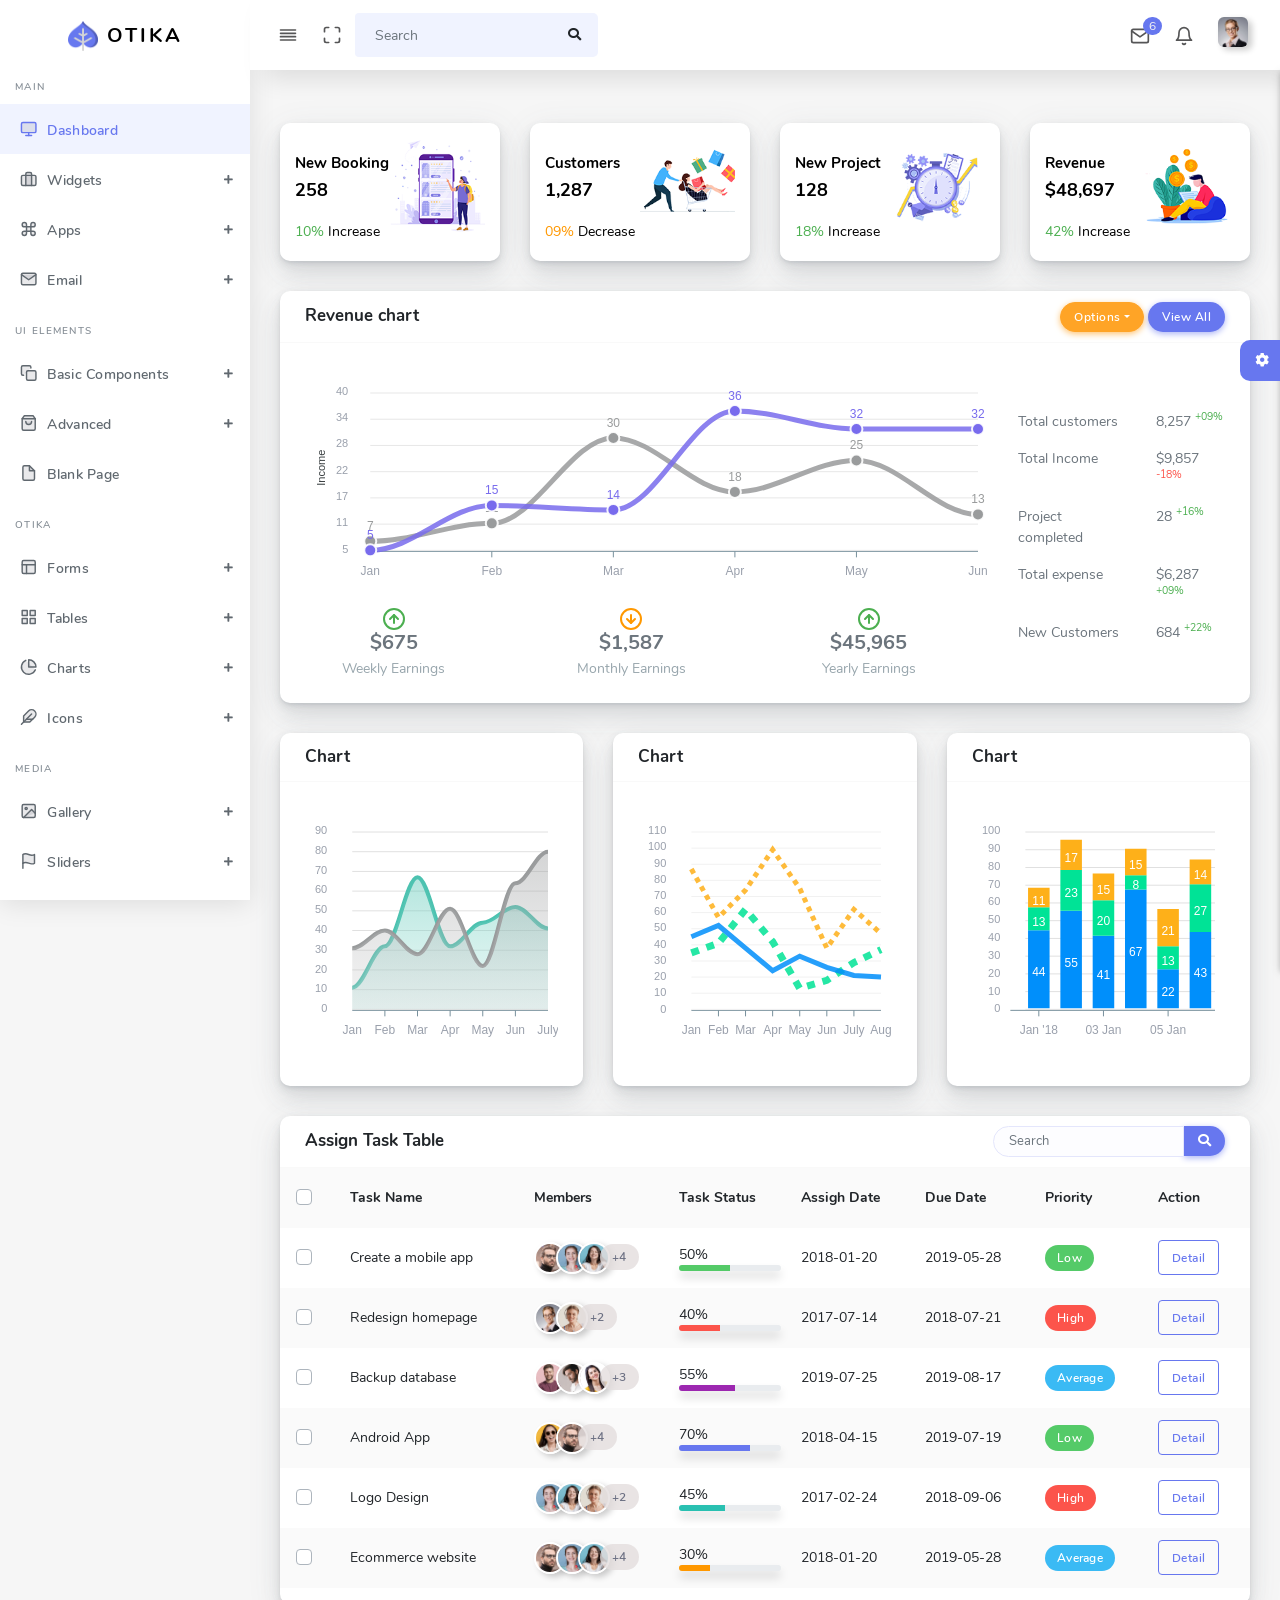
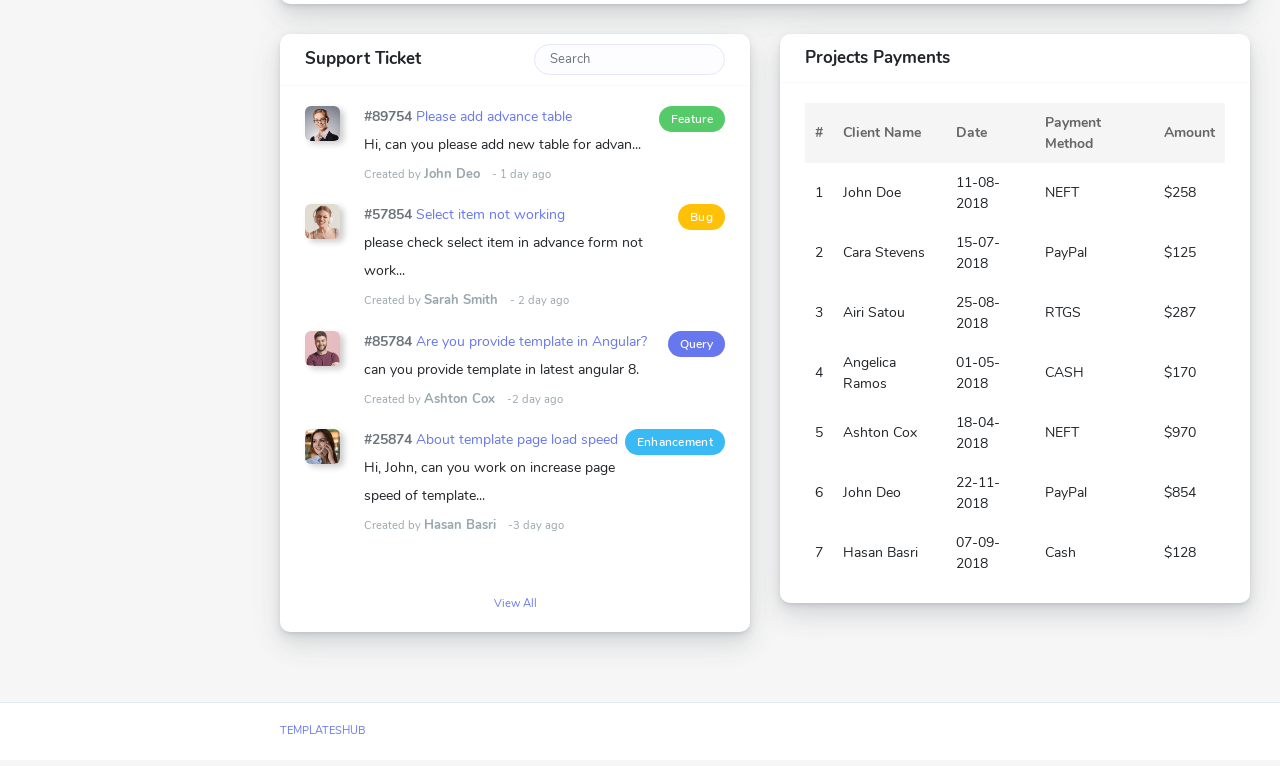
<file: ApiProjeKampi.WebUI/wwwroot/otika-bootstrap-admin-template/index.html>
<!DOCTYPE html>
<html lang="en">


<!-- index.html  21 Nov 2019 03:44:50 GMT -->
<head>
  <meta charset="UTF-8">
  <meta content="width=device-width, initial-scale=1, maximum-scale=1, shrink-to-fit=no" name="viewport">
  <title>Otika - Admin Dashboard Template</title>
  <!-- General CSS Files -->
  <link rel="stylesheet" href="assets/css/app.min.css">
  <!-- Template CSS -->
  <link rel="stylesheet" href="assets/css/style.css">
  <link rel="stylesheet" href="assets/css/components.css">
  <!-- Custom style CSS -->
  <link rel="stylesheet" href="assets/css/custom.css">
  <link rel='shortcut icon' type='image/x-icon' href='assets/img/favicon.ico' />
</head>

<body>
  <div class="loader"></div>
  <div id="app">
    <div class="main-wrapper main-wrapper-1">
      <div class="navbar-bg"></div>
      <nav class="navbar navbar-expand-lg main-navbar sticky">
        <div class="form-inline mr-auto">
          <ul class="navbar-nav mr-3">
            <li><a href="#" data-toggle="sidebar" class="nav-link nav-link-lg
									collapse-btn"> <i data-feather="align-justify"></i></a></li>
            <li><a href="#" class="nav-link nav-link-lg fullscreen-btn">
                <i data-feather="maximize"></i>
              </a></li>
            <li>
              <form class="form-inline mr-auto">
                <div class="search-element">
                  <input class="form-control" type="search" placeholder="Search" aria-label="Search" data-width="200">
                  <button class="btn" type="submit">
                    <i class="fas fa-search"></i>
                  </button>
                </div>
              </form>
            </li>
          </ul>
        </div>
        <ul class="navbar-nav navbar-right">
          <li class="dropdown dropdown-list-toggle"><a href="#" data-toggle="dropdown"
              class="nav-link nav-link-lg message-toggle"><i data-feather="mail"></i>
              <span class="badge headerBadge1">
                6 </span> </a>
            <div class="dropdown-menu dropdown-list dropdown-menu-right pullDown">
              <div class="dropdown-header">
                Messages
                <div class="float-right">
                  <a href="#">Mark All As Read</a>
                </div>
              </div>
              <div class="dropdown-list-content dropdown-list-message">
                <a href="#" class="dropdown-item"> <span class="dropdown-item-avatar
											text-white"> <img alt="image" src="assets/img/users/user-1.png" class="rounded-circle">
                  </span> <span class="dropdown-item-desc"> <span class="message-user">John
                      Deo</span>
                    <span class="time messege-text">Please check your mail !!</span>
                    <span class="time">2 Min Ago</span>
                  </span>
                </a> <a href="#" class="dropdown-item"> <span class="dropdown-item-avatar text-white">
                    <img alt="image" src="assets/img/users/user-2.png" class="rounded-circle">
                  </span> <span class="dropdown-item-desc"> <span class="message-user">Sarah
                      Smith</span> <span class="time messege-text">Request for leave
                      application</span>
                    <span class="time">5 Min Ago</span>
                  </span>
                </a> <a href="#" class="dropdown-item"> <span class="dropdown-item-avatar text-white">
                    <img alt="image" src="assets/img/users/user-5.png" class="rounded-circle">
                  </span> <span class="dropdown-item-desc"> <span class="message-user">Jacob
                      Ryan</span> <span class="time messege-text">Your payment invoice is
                      generated.</span> <span class="time">12 Min Ago</span>
                  </span>
                </a> <a href="#" class="dropdown-item"> <span class="dropdown-item-avatar text-white">
                    <img alt="image" src="assets/img/users/user-4.png" class="rounded-circle">
                  </span> <span class="dropdown-item-desc"> <span class="message-user">Lina
                      Smith</span> <span class="time messege-text">hii John, I have upload
                      doc
                      related to task.</span> <span class="time">30
                      Min Ago</span>
                  </span>
                </a> <a href="#" class="dropdown-item"> <span class="dropdown-item-avatar text-white">
                    <img alt="image" src="assets/img/users/user-3.png" class="rounded-circle">
                  </span> <span class="dropdown-item-desc"> <span class="message-user">Jalpa
                      Joshi</span> <span class="time messege-text">Please do as specify.
                      Let me
                      know if you have any query.</span> <span class="time">1
                      Days Ago</span>
                  </span>
                </a> <a href="#" class="dropdown-item"> <span class="dropdown-item-avatar text-white">
                    <img alt="image" src="assets/img/users/user-2.png" class="rounded-circle">
                  </span> <span class="dropdown-item-desc"> <span class="message-user">Sarah
                      Smith</span> <span class="time messege-text">Client Requirements</span>
                    <span class="time">2 Days Ago</span>
                  </span>
                </a>
              </div>
              <div class="dropdown-footer text-center">
                <a href="#">View All <i class="fas fa-chevron-right"></i></a>
              </div>
            </div>
          </li>
          <li class="dropdown dropdown-list-toggle"><a href="#" data-toggle="dropdown"
              class="nav-link notification-toggle nav-link-lg"><i data-feather="bell" class="bell"></i>
            </a>
            <div class="dropdown-menu dropdown-list dropdown-menu-right pullDown">
              <div class="dropdown-header">
                Notifications
                <div class="float-right">
                  <a href="#">Mark All As Read</a>
                </div>
              </div>
              <div class="dropdown-list-content dropdown-list-icons">
                <a href="#" class="dropdown-item dropdown-item-unread"> <span
                    class="dropdown-item-icon bg-primary text-white"> <i class="fas
												fa-code"></i>
                  </span> <span class="dropdown-item-desc"> Template update is
                    available now! <span class="time">2 Min
                      Ago</span>
                  </span>
                </a> <a href="#" class="dropdown-item"> <span class="dropdown-item-icon bg-info text-white"> <i class="far
												fa-user"></i>
                  </span> <span class="dropdown-item-desc"> <b>You</b> and <b>Dedik
                      Sugiharto</b> are now friends <span class="time">10 Hours
                      Ago</span>
                  </span>
                </a> <a href="#" class="dropdown-item"> <span class="dropdown-item-icon bg-success text-white"> <i
                      class="fas
												fa-check"></i>
                  </span> <span class="dropdown-item-desc"> <b>Kusnaedi</b> has
                    moved task <b>Fix bug header</b> to <b>Done</b> <span class="time">12
                      Hours
                      Ago</span>
                  </span>
                </a> <a href="#" class="dropdown-item"> <span class="dropdown-item-icon bg-danger text-white"> <i
                      class="fas fa-exclamation-triangle"></i>
                  </span> <span class="dropdown-item-desc"> Low disk space. Let's
                    clean it! <span class="time">17 Hours Ago</span>
                  </span>
                </a> <a href="#" class="dropdown-item"> <span class="dropdown-item-icon bg-info text-white"> <i class="fas
												fa-bell"></i>
                  </span> <span class="dropdown-item-desc"> Welcome to Otika
                    template! <span class="time">Yesterday</span>
                  </span>
                </a>
              </div>
              <div class="dropdown-footer text-center">
                <a href="#">View All <i class="fas fa-chevron-right"></i></a>
              </div>
            </div>
          </li>
          <li class="dropdown"><a href="#" data-toggle="dropdown"
              class="nav-link dropdown-toggle nav-link-lg nav-link-user"> <img alt="image" src="assets/img/user.png"
                class="user-img-radious-style"> <span class="d-sm-none d-lg-inline-block"></span></a>
            <div class="dropdown-menu dropdown-menu-right pullDown">
              <div class="dropdown-title">Hello Sarah Smith</div>
              <a href="profile.html" class="dropdown-item has-icon"> <i class="far
										fa-user"></i> Profile
              </a> <a href="timeline.html" class="dropdown-item has-icon"> <i class="fas fa-bolt"></i>
                Activities
              </a> <a href="#" class="dropdown-item has-icon"> <i class="fas fa-cog"></i>
                Settings
              </a>
              <div class="dropdown-divider"></div>
              <a href="auth-login.html" class="dropdown-item has-icon text-danger"> <i class="fas fa-sign-out-alt"></i>
                Logout
              </a>
            </div>
          </li>
        </ul>
      </nav>
      <div class="main-sidebar sidebar-style-2">
        <aside id="sidebar-wrapper">
          <div class="sidebar-brand">
            <a href="index.html"> <img alt="image" src="assets/img/logo.png" class="header-logo" /> <span
                class="logo-name">Otika</span>
            </a>
          </div>
          <ul class="sidebar-menu">
            <li class="menu-header">Main</li>
            <li class="dropdown active">
              <a href="index.html" class="nav-link"><i data-feather="monitor"></i><span>Dashboard</span></a>
            </li>
            <li class="dropdown">
              <a href="#" class="menu-toggle nav-link has-dropdown"><i
                  data-feather="briefcase"></i><span>Widgets</span></a>
              <ul class="dropdown-menu">
                <li><a class="nav-link" href="widget-chart.html">Chart Widgets</a></li>
                <li><a class="nav-link" href="widget-data.html">Data Widgets</a></li>
              </ul>
            </li>
            <li class="dropdown">
              <a href="#" class="menu-toggle nav-link has-dropdown"><i data-feather="command"></i><span>Apps</span></a>
              <ul class="dropdown-menu">
                <li><a class="nav-link" href="chat.html">Chat</a></li>
                <li><a class="nav-link" href="portfolio.html">Portfolio</a></li>
                <li><a class="nav-link" href="blog.html">Blog</a></li>
                <li><a class="nav-link" href="calendar.html">Calendar</a></li>
              </ul>
            </li>
            <li class="dropdown">
              <a href="#" class="menu-toggle nav-link has-dropdown"><i data-feather="mail"></i><span>Email</span></a>
              <ul class="dropdown-menu">
                <li><a class="nav-link" href="email-inbox.html">Inbox</a></li>
                <li><a class="nav-link" href="email-compose.html">Compose</a></li>
                <li><a class="nav-link" href="email-read.html">read</a></li>
              </ul>
            </li>
            <li class="menu-header">UI Elements</li>
            <li class="dropdown">
              <a href="#" class="menu-toggle nav-link has-dropdown"><i data-feather="copy"></i><span>Basic
                  Components</span></a>
              <ul class="dropdown-menu">
                <li><a class="nav-link" href="alert.html">Alert</a></li>
                <li><a class="nav-link" href="badge.html">Badge</a></li>
                <li><a class="nav-link" href="breadcrumb.html">Breadcrumb</a></li>
                <li><a class="nav-link" href="buttons.html">Buttons</a></li>
                <li><a class="nav-link" href="collapse.html">Collapse</a></li>
                <li><a class="nav-link" href="dropdown.html">Dropdown</a></li>
                <li><a class="nav-link" href="checkbox-and-radio.html">Checkbox &amp; Radios</a></li>
                <li><a class="nav-link" href="list-group.html">List Group</a></li>
                <li><a class="nav-link" href="media-object.html">Media Object</a></li>
                <li><a class="nav-link" href="navbar.html">Navbar</a></li>
                <li><a class="nav-link" href="pagination.html">Pagination</a></li>
                <li><a class="nav-link" href="popover.html">Popover</a></li>
                <li><a class="nav-link" href="progress.html">Progress</a></li>
                <li><a class="nav-link" href="tooltip.html">Tooltip</a></li>
                <li><a class="nav-link" href="flags.html">Flag</a></li>
                <li><a class="nav-link" href="typography.html">Typography</a></li>
              </ul>
            </li>
            <li class="dropdown">
              <a href="#" class="menu-toggle nav-link has-dropdown"><i
                  data-feather="shopping-bag"></i><span>Advanced</span></a>
              <ul class="dropdown-menu">
                <li><a class="nav-link" href="avatar.html">Avatar</a></li>
                <li><a class="nav-link" href="card.html">Card</a></li>
                <li><a class="nav-link" href="modal.html">Modal</a></li>
                <li><a class="nav-link" href="sweet-alert.html">Sweet Alert</a></li>
                <li><a class="nav-link" href="toastr.html">Toastr</a></li>
                <li><a class="nav-link" href="empty-state.html">Empty State</a></li>
                <li><a class="nav-link" href="multiple-upload.html">Multiple Upload</a></li>
                <li><a class="nav-link" href="pricing.html">Pricing</a></li>
                <li><a class="nav-link" href="tabs.html">Tab</a></li>
              </ul>
            </li>
            <li><a class="nav-link" href="blank.html"><i data-feather="file"></i><span>Blank Page</span></a></li>
            <li class="menu-header">Otika</li>
            <li class="dropdown">
              <a href="#" class="menu-toggle nav-link has-dropdown"><i data-feather="layout"></i><span>Forms</span></a>
              <ul class="dropdown-menu">
                <li><a class="nav-link" href="basic-form.html">Basic Form</a></li>
                <li><a class="nav-link" href="forms-advanced-form.html">Advanced Form</a></li>
                <li><a class="nav-link" href="forms-editor.html">Editor</a></li>
                <li><a class="nav-link" href="forms-validation.html">Validation</a></li>
                <li><a class="nav-link" href="form-wizard.html">Form Wizard</a></li>
              </ul>
            </li>
            <li class="dropdown">
              <a href="#" class="menu-toggle nav-link has-dropdown"><i data-feather="grid"></i><span>Tables</span></a>
              <ul class="dropdown-menu">
                <li><a class="nav-link" href="basic-table.html">Basic Tables</a></li>
                <li><a class="nav-link" href="advance-table.html">Advanced Table</a></li>
                <li><a class="nav-link" href="datatables.html">Datatable</a></li>
                <li><a class="nav-link" href="export-table.html">Export Table</a></li>
                <li><a class="nav-link" href="editable-table.html">Editable Table</a></li>
              </ul>
            </li>
            <li class="dropdown">
              <a href="#" class="menu-toggle nav-link has-dropdown"><i
                  data-feather="pie-chart"></i><span>Charts</span></a>
              <ul class="dropdown-menu">
                <li><a class="nav-link" href="chart-amchart.html">amChart</a></li>
                <li><a class="nav-link" href="chart-apexchart.html">apexchart</a></li>
                <li><a class="nav-link" href="chart-echart.html">eChart</a></li>
                <li><a class="nav-link" href="chart-chartjs.html">Chartjs</a></li>
                <li><a class="nav-link" href="chart-sparkline.html">Sparkline</a></li>
                <li><a class="nav-link" href="chart-morris.html">Morris</a></li>
              </ul>
            </li>
            <li class="dropdown">
              <a href="#" class="menu-toggle nav-link has-dropdown"><i data-feather="feather"></i><span>Icons</span></a>
              <ul class="dropdown-menu">
                <li><a class="nav-link" href="icon-font-awesome.html">Font Awesome</a></li>
                <li><a class="nav-link" href="icon-material.html">Material Design</a></li>
                <li><a class="nav-link" href="icon-ionicons.html">Ion Icons</a></li>
                <li><a class="nav-link" href="icon-feather.html">Feather Icons</a></li>
                <li><a class="nav-link" href="icon-weather-icon.html">Weather Icon</a></li>
              </ul>
            </li>
            <li class="menu-header">Media</li>
            <li class="dropdown">
              <a href="#" class="menu-toggle nav-link has-dropdown"><i data-feather="image"></i><span>Gallery</span></a>
              <ul class="dropdown-menu">
                <li><a class="nav-link" href="light-gallery.html">Light Gallery</a></li>
                <li><a href="gallery1.html">Gallery 2</a></li>
              </ul>
            </li>
            <li class="dropdown">
              <a href="#" class="menu-toggle nav-link has-dropdown"><i data-feather="flag"></i><span>Sliders</span></a>
              <ul class="dropdown-menu">
                <li><a href="carousel.html">Bootstrap Carousel.html</a></li>
                <li><a class="nav-link" href="owl-carousel.html">Owl Carousel</a></li>
              </ul>
            </li>
            <li><a class="nav-link" href="timeline.html"><i data-feather="sliders"></i><span>Timeline</span></a></li>
            <li class="menu-header">Maps</li>
            <li class="dropdown">
              <a href="#" class="menu-toggle nav-link has-dropdown"><i data-feather="map"></i><span>Google
                  Maps</span></a>
              <ul class="dropdown-menu">
                <li><a href="gmaps-advanced-route.html">Advanced Route</a></li>
                <li><a href="gmaps-draggable-marker.html">Draggable Marker</a></li>
                <li><a href="gmaps-geocoding.html">Geocoding</a></li>
                <li><a href="gmaps-geolocation.html">Geolocation</a></li>
                <li><a href="gmaps-marker.html">Marker</a></li>
                <li><a href="gmaps-multiple-marker.html">Multiple Marker</a></li>
                <li><a href="gmaps-route.html">Route</a></li>
                <li><a href="gmaps-simple.html">Simple</a></li>
              </ul>
            </li>
            <li><a class="nav-link" href="vector-map.html"><i data-feather="map-pin"></i><span>Vector
                  Map</span></a></li>
            <li class="menu-header">Pages</li>
            <li class="dropdown">
              <a href="#" class="menu-toggle nav-link has-dropdown"><i
                  data-feather="user-check"></i><span>Auth</span></a>
              <ul class="dropdown-menu">
                <li><a href="auth-login.html">Login</a></li>
                <li><a href="auth-register.html">Register</a></li>
                <li><a href="auth-forgot-password.html">Forgot Password</a></li>
                <li><a href="auth-reset-password.html">Reset Password</a></li>
                <li><a href="subscribe.html">Subscribe</a></li>
              </ul>
            </li>
            <li class="dropdown">
              <a href="#" class="menu-toggle nav-link has-dropdown"><i
                  data-feather="alert-triangle"></i><span>Errors</span></a>
              <ul class="dropdown-menu">
                <li><a class="nav-link" href="errors-503.html">503</a></li>
                <li><a class="nav-link" href="errors-403.html">403</a></li>
                <li><a class="nav-link" href="errors-404.html">404</a></li>
                <li><a class="nav-link" href="errors-500.html">500</a></li>
              </ul>
            </li>
            <li class="dropdown">
              <a href="#" class="menu-toggle nav-link has-dropdown"><i data-feather="anchor"></i><span>Other
                  Pages</span></a>
              <ul class="dropdown-menu">
                <li><a class="nav-link" href="create-post.html">Create Post</a></li>
                <li><a class="nav-link" href="posts.html">Posts</a></li>
                <li><a class="nav-link" href="profile.html">Profile</a></li>
                <li><a class="nav-link" href="contact.html">Contact</a></li>
                <li><a class="nav-link" href="invoice.html">Invoice</a></li>
              </ul>
            </li>
            <li class="dropdown">
              <a href="#" class="menu-toggle nav-link has-dropdown"><i
                  data-feather="chevrons-down"></i><span>Multilevel</span></a>
              <ul class="dropdown-menu">
                <li><a href="#">Menu 1</a></li>
                <li class="dropdown">
                  <a href="#" class="has-dropdown">Menu 2</a>
                  <ul class="dropdown-menu">
                    <li><a href="#">Child Menu 1</a></li>
                    <li class="dropdown">
                      <a href="#" class="has-dropdown">Child Menu 2</a>
                      <ul class="dropdown-menu">
                        <li><a href="#">Child Menu 1</a></li>
                        <li><a href="#">Child Menu 2</a></li>
                      </ul>
                    </li>
                    <li><a href="#"> Child Menu 3</a></li>
                  </ul>
                </li>
              </ul>
            </li>
          </ul>
        </aside>
      </div>
      <!-- Main Content -->
      <div class="main-content">
        <section class="section">
          <div class="row ">
            <div class="col-xl-3 col-lg-6 col-md-6 col-sm-6 col-xs-12">
              <div class="card">
                <div class="card-statistic-4">
                  <div class="align-items-center justify-content-between">
                    <div class="row ">
                      <div class="col-lg-6 col-md-6 col-sm-6 col-xs-6 pr-0 pt-3">
                        <div class="card-content">
                          <h5 class="font-15">New Booking</h5>
                          <h2 class="mb-3 font-18">258</h2>
                          <p class="mb-0"><span class="col-green">10%</span> Increase</p>
                        </div>
                      </div>
                      <div class="col-lg-6 col-md-6 col-sm-6 col-xs-6 pl-0">
                        <div class="banner-img">
                          <img src="assets/img/banner/1.png" alt="">
                        </div>
                      </div>
                    </div>
                  </div>
                </div>
              </div>
            </div>
            <div class="col-xl-3 col-lg-6 col-md-6 col-sm-6 col-xs-12">
              <div class="card">
                <div class="card-statistic-4">
                  <div class="align-items-center justify-content-between">
                    <div class="row ">
                      <div class="col-lg-6 col-md-6 col-sm-6 col-xs-6 pr-0 pt-3">
                        <div class="card-content">
                          <h5 class="font-15"> Customers</h5>
                          <h2 class="mb-3 font-18">1,287</h2>
                          <p class="mb-0"><span class="col-orange">09%</span> Decrease</p>
                        </div>
                      </div>
                      <div class="col-lg-6 col-md-6 col-sm-6 col-xs-6 pl-0">
                        <div class="banner-img">
                          <img src="assets/img/banner/2.png" alt="">
                        </div>
                      </div>
                    </div>
                  </div>
                </div>
              </div>
            </div>
            <div class="col-xl-3 col-lg-6 col-md-6 col-sm-6 col-xs-12">
              <div class="card">
                <div class="card-statistic-4">
                  <div class="align-items-center justify-content-between">
                    <div class="row ">
                      <div class="col-lg-6 col-md-6 col-sm-6 col-xs-6 pr-0 pt-3">
                        <div class="card-content">
                          <h5 class="font-15">New Project</h5>
                          <h2 class="mb-3 font-18">128</h2>
                          <p class="mb-0"><span class="col-green">18%</span>
                            Increase</p>
                        </div>
                      </div>
                      <div class="col-lg-6 col-md-6 col-sm-6 col-xs-6 pl-0">
                        <div class="banner-img">
                          <img src="assets/img/banner/3.png" alt="">
                        </div>
                      </div>
                    </div>
                  </div>
                </div>
              </div>
            </div>
            <div class="col-xl-3 col-lg-6 col-md-6 col-sm-6 col-xs-12">
              <div class="card">
                <div class="card-statistic-4">
                  <div class="align-items-center justify-content-between">
                    <div class="row ">
                      <div class="col-lg-6 col-md-6 col-sm-6 col-xs-6 pr-0 pt-3">
                        <div class="card-content">
                          <h5 class="font-15">Revenue</h5>
                          <h2 class="mb-3 font-18">$48,697</h2>
                          <p class="mb-0"><span class="col-green">42%</span> Increase</p>
                        </div>
                      </div>
                      <div class="col-lg-6 col-md-6 col-sm-6 col-xs-6 pl-0">
                        <div class="banner-img">
                          <img src="assets/img/banner/4.png" alt="">
                        </div>
                      </div>
                    </div>
                  </div>
                </div>
              </div>
            </div>
          </div>
          <div class="row">
            <div class="col-12 col-sm-12 col-lg-12">
              <div class="card ">
                <div class="card-header">
                  <h4>Revenue chart</h4>
                  <div class="card-header-action">
                    <div class="dropdown">
                      <a href="#" data-toggle="dropdown" class="btn btn-warning dropdown-toggle">Options</a>
                      <div class="dropdown-menu">
                        <a href="#" class="dropdown-item has-icon"><i class="fas fa-eye"></i> View</a>
                        <a href="#" class="dropdown-item has-icon"><i class="far fa-edit"></i> Edit</a>
                        <div class="dropdown-divider"></div>
                        <a href="#" class="dropdown-item has-icon text-danger"><i class="far fa-trash-alt"></i>
                          Delete</a>
                      </div>
                    </div>
                    <a href="#" class="btn btn-primary">View All</a>
                  </div>
                </div>
                <div class="card-body">
                  <div class="row">
                    <div class="col-lg-9">
                      <div id="chart1"></div>
                      <div class="row mb-0">
                        <div class="col-lg-4 col-md-4 col-sm-4 col-xs-4">
                          <div class="list-inline text-center">
                            <div class="list-inline-item p-r-30"><i data-feather="arrow-up-circle"
                                class="col-green"></i>
                              <h5 class="m-b-0">$675</h5>
                              <p class="text-muted font-14 m-b-0">Weekly Earnings</p>
                            </div>
                          </div>
                        </div>
                        <div class="col-lg-4 col-md-4 col-sm-4 col-xs-4">
                          <div class="list-inline text-center">
                            <div class="list-inline-item p-r-30"><i data-feather="arrow-down-circle"
                                class="col-orange"></i>
                              <h5 class="m-b-0">$1,587</h5>
                              <p class="text-muted font-14 m-b-0">Monthly Earnings</p>
                            </div>
                          </div>
                        </div>
                        <div class="col-lg-4 col-md-4 col-sm-4 col-xs-4">
                          <div class="list-inline text-center">
                            <div class="list-inline-item p-r-30"><i data-feather="arrow-up-circle"
                                class="col-green"></i>
                              <h5 class="mb-0 m-b-0">$45,965</h5>
                              <p class="text-muted font-14 m-b-0">Yearly Earnings</p>
                            </div>
                          </div>
                        </div>
                      </div>
                    </div>
                    <div class="col-lg-3">
                      <div class="row mt-5">
                        <div class="col-7 col-xl-7 mb-3">Total customers</div>
                        <div class="col-5 col-xl-5 mb-3">
                          <span class="text-big">8,257</span>
                          <sup class="col-green">+09%</sup>
                        </div>
                        <div class="col-7 col-xl-7 mb-3">Total Income</div>
                        <div class="col-5 col-xl-5 mb-3">
                          <span class="text-big">$9,857</span>
                          <sup class="text-danger">-18%</sup>
                        </div>
                        <div class="col-7 col-xl-7 mb-3">Project completed</div>
                        <div class="col-5 col-xl-5 mb-3">
                          <span class="text-big">28</span>
                          <sup class="col-green">+16%</sup>
                        </div>
                        <div class="col-7 col-xl-7 mb-3">Total expense</div>
                        <div class="col-5 col-xl-5 mb-3">
                          <span class="text-big">$6,287</span>
                          <sup class="col-green">+09%</sup>
                        </div>
                        <div class="col-7 col-xl-7 mb-3">New Customers</div>
                        <div class="col-5 col-xl-5 mb-3">
                          <span class="text-big">684</span>
                          <sup class="col-green">+22%</sup>
                        </div>
                      </div>
                    </div>
                  </div>
                </div>
              </div>
            </div>
          </div>
          <div class="row">
            <div class="col-12 col-sm-12 col-lg-4">
              <div class="card">
                <div class="card-header">
                  <h4>Chart</h4>
                </div>
                <div class="card-body">
                  <div id="chart4" class="chartsh"></div>
                </div>
              </div>
            </div>
            <div class="col-12 col-sm-12 col-lg-4">
              <div class="card">
                <div class="card-header">
                  <h4>Chart</h4>
                </div>
                <div class="card-body">
                  <div class="summary">
                    <div class="summary-chart active" data-tab-group="summary-tab" id="summary-chart">
                      <div id="chart3" class="chartsh"></div>
                    </div>
                    <div data-tab-group="summary-tab" id="summary-text">
                    </div>
                  </div>
                </div>
              </div>
            </div>
            <div class="col-12 col-sm-12 col-lg-4">
              <div class="card">
                <div class="card-header">
                  <h4>Chart</h4>
                </div>
                <div class="card-body">
                  <div id="chart2" class="chartsh"></div>
                </div>
              </div>
            </div>
          </div>
          <div class="row">
            <div class="col-12">
              <div class="card">
                <div class="card-header">
                  <h4>Assign Task Table</h4>
                  <div class="card-header-form">
                    <form>
                      <div class="input-group">
                        <input type="text" class="form-control" placeholder="Search">
                        <div class="input-group-btn">
                          <button class="btn btn-primary"><i class="fas fa-search"></i></button>
                        </div>
                      </div>
                    </form>
                  </div>
                </div>
                <div class="card-body p-0">
                  <div class="table-responsive">
                    <table class="table table-striped">
                      <tr>
                        <th class="text-center">
                          <div class="custom-checkbox custom-checkbox-table custom-control">
                            <input type="checkbox" data-checkboxes="mygroup" data-checkbox-role="dad"
                              class="custom-control-input" id="checkbox-all">
                            <label for="checkbox-all" class="custom-control-label">&nbsp;</label>
                          </div>
                        </th>
                        <th>Task Name</th>
                        <th>Members</th>
                        <th>Task Status</th>
                        <th>Assigh Date</th>
                        <th>Due Date</th>
                        <th>Priority</th>
                        <th>Action</th>
                      </tr>
                      <tr>
                        <td class="p-0 text-center">
                          <div class="custom-checkbox custom-control">
                            <input type="checkbox" data-checkboxes="mygroup" class="custom-control-input"
                              id="checkbox-1">
                            <label for="checkbox-1" class="custom-control-label">&nbsp;</label>
                          </div>
                        </td>
                        <td>Create a mobile app</td>
                        <td class="text-truncate">
                          <ul class="list-unstyled order-list m-b-0 m-b-0">
                            <li class="team-member team-member-sm"><img class="rounded-circle"
                                src="assets/img/users/user-8.png" alt="user" data-toggle="tooltip" title=""
                                data-original-title="Wildan Ahdian"></li>
                            <li class="team-member team-member-sm"><img class="rounded-circle"
                                src="assets/img/users/user-9.png" alt="user" data-toggle="tooltip" title=""
                                data-original-title="John Deo"></li>
                            <li class="team-member team-member-sm"><img class="rounded-circle"
                                src="assets/img/users/user-10.png" alt="user" data-toggle="tooltip" title=""
                                data-original-title="Sarah Smith"></li>
                            <li class="avatar avatar-sm"><span class="badge badge-primary">+4</span></li>
                          </ul>
                        </td>
                        <td class="align-middle">
                          <div class="progress-text">50%</div>
                          <div class="progress" data-height="6">
                            <div class="progress-bar bg-success" data-width="50%"></div>
                          </div>
                        </td>
                        <td>2018-01-20</td>
                        <td>2019-05-28</td>
                        <td>
                          <div class="badge badge-success">Low</div>
                        </td>
                        <td><a href="#" class="btn btn-outline-primary">Detail</a></td>
                      </tr>
                      <tr>
                        <td class="p-0 text-center">
                          <div class="custom-checkbox custom-control">
                            <input type="checkbox" data-checkboxes="mygroup" class="custom-control-input"
                              id="checkbox-2">
                            <label for="checkbox-2" class="custom-control-label">&nbsp;</label>
                          </div>
                        </td>
                        <td>Redesign homepage</td>
                        <td class="text-truncate">
                          <ul class="list-unstyled order-list m-b-0 m-b-0">
                            <li class="team-member team-member-sm"><img class="rounded-circle"
                                src="assets/img/users/user-1.png" alt="user" data-toggle="tooltip" title=""
                                data-original-title="Wildan Ahdian"></li>
                            <li class="team-member team-member-sm"><img class="rounded-circle"
                                src="assets/img/users/user-2.png" alt="user" data-toggle="tooltip" title=""
                                data-original-title="John Deo"></li>
                            <li class="avatar avatar-sm"><span class="badge badge-primary">+2</span></li>
                          </ul>
                        </td>
                        <td class="align-middle">
                          <div class="progress-text">40%</div>
                          <div class="progress" data-height="6">
                            <div class="progress-bar bg-danger" data-width="40%"></div>
                          </div>
                        </td>
                        <td>2017-07-14</td>
                        <td>2018-07-21</td>
                        <td>
                          <div class="badge badge-danger">High</div>
                        </td>
                        <td><a href="#" class="btn btn-outline-primary">Detail</a></td>
                      </tr>
                      <tr>
                        <td class="p-0 text-center">
                          <div class="custom-checkbox custom-control">
                            <input type="checkbox" data-checkboxes="mygroup" class="custom-control-input"
                              id="checkbox-3">
                            <label for="checkbox-3" class="custom-control-label">&nbsp;</label>
                          </div>
                        </td>
                        <td>Backup database</td>
                        <td class="text-truncate">
                          <ul class="list-unstyled order-list m-b-0 m-b-0">
                            <li class="team-member team-member-sm"><img class="rounded-circle"
                                src="assets/img/users/user-3.png" alt="user" data-toggle="tooltip" title=""
                                data-original-title="Wildan Ahdian"></li>
                            <li class="team-member team-member-sm"><img class="rounded-circle"
                                src="assets/img/users/user-4.png" alt="user" data-toggle="tooltip" title=""
                                data-original-title="John Deo"></li>
                            <li class="team-member team-member-sm"><img class="rounded-circle"
                                src="assets/img/users/user-5.png" alt="user" data-toggle="tooltip" title=""
                                data-original-title="Sarah Smith"></li>
                            <li class="avatar avatar-sm"><span class="badge badge-primary">+3</span></li>
                          </ul>
                        </td>
                        <td class="align-middle">
                          <div class="progress-text">55%</div>
                          <div class="progress" data-height="6">
                            <div class="progress-bar bg-purple" data-width="55%"></div>
                          </div>
                        </td>
                        <td>2019-07-25</td>
                        <td>2019-08-17</td>
                        <td>
                          <div class="badge badge-info">Average</div>
                        </td>
                        <td><a href="#" class="btn btn-outline-primary">Detail</a></td>
                      </tr>
                      <tr>
                        <td class="p-0 text-center">
                          <div class="custom-checkbox custom-control">
                            <input type="checkbox" data-checkboxes="mygroup" class="custom-control-input"
                              id="checkbox-4">
                            <label for="checkbox-4" class="custom-control-label">&nbsp;</label>
                          </div>
                        </td>
                        <td>Android App</td>
                        <td class="text-truncate">
                          <ul class="list-unstyled order-list m-b-0 m-b-0">
                            <li class="team-member team-member-sm"><img class="rounded-circle"
                                src="assets/img/users/user-7.png" alt="user" data-toggle="tooltip" title=""
                                data-original-title="John Deo"></li>
                            <li class="team-member team-member-sm"><img class="rounded-circle"
                                src="assets/img/users/user-8.png" alt="user" data-toggle="tooltip" title=""
                                data-original-title="Sarah Smith"></li>
                            <li class="avatar avatar-sm"><span class="badge badge-primary">+4</span></li>
                          </ul>
                        </td>
                        <td class="align-middle">
                          <div class="progress-text">70%</div>
                          <div class="progress" data-height="6">
                            <div class="progress-bar" data-width="70%"></div>
                          </div>
                        </td>
                        <td>2018-04-15</td>
                        <td>2019-07-19</td>
                        <td>
                          <div class="badge badge-success">Low</div>
                        </td>
                        <td><a href="#" class="btn btn-outline-primary">Detail</a></td>
                      </tr>
                      <tr>
                        <td class="p-0 text-center">
                          <div class="custom-checkbox custom-control">
                            <input type="checkbox" data-checkboxes="mygroup" class="custom-control-input"
                              id="checkbox-5">
                            <label for="checkbox-5" class="custom-control-label">&nbsp;</label>
                          </div>
                        </td>
                        <td>Logo Design</td>
                        <td class="text-truncate">
                          <ul class="list-unstyled order-list m-b-0 m-b-0">
                            <li class="team-member team-member-sm"><img class="rounded-circle"
                                src="assets/img/users/user-9.png" alt="user" data-toggle="tooltip" title=""
                                data-original-title="Wildan Ahdian"></li>
                            <li class="team-member team-member-sm"><img class="rounded-circle"
                                src="assets/img/users/user-10.png" alt="user" data-toggle="tooltip" title=""
                                data-original-title="John Deo"></li>
                            <li class="team-member team-member-sm"><img class="rounded-circle"
                                src="assets/img/users/user-2.png" alt="user" data-toggle="tooltip" title=""
                                data-original-title="Sarah Smith"></li>
                            <li class="avatar avatar-sm"><span class="badge badge-primary">+2</span></li>
                          </ul>
                        </td>
                        <td class="align-middle">
                          <div class="progress-text">45%</div>
                          <div class="progress" data-height="6">
                            <div class="progress-bar bg-cyan" data-width="45%"></div>
                          </div>
                        </td>
                        <td>2017-02-24</td>
                        <td>2018-09-06</td>
                        <td>
                          <div class="badge badge-danger">High</div>
                        </td>
                        <td><a href="#" class="btn btn-outline-primary">Detail</a></td>
                      </tr>
                      <tr>
                        <td class="p-0 text-center">
                          <div class="custom-checkbox custom-control">
                            <input type="checkbox" data-checkboxes="mygroup" class="custom-control-input"
                              id="checkbox-6">
                            <label for="checkbox-6" class="custom-control-label">&nbsp;</label>
                          </div>
                        </td>
                        <td>Ecommerce website</td>
                        <td class="text-truncate">
                          <ul class="list-unstyled order-list m-b-0 m-b-0">
                            <li class="team-member team-member-sm"><img class="rounded-circle"
                                src="assets/img/users/user-8.png" alt="user" data-toggle="tooltip" title=""
                                data-original-title="Wildan Ahdian"></li>
                            <li class="team-member team-member-sm"><img class="rounded-circle"
                                src="assets/img/users/user-9.png" alt="user" data-toggle="tooltip" title=""
                                data-original-title="John Deo"></li>
                            <li class="team-member team-member-sm"><img class="rounded-circle"
                                src="assets/img/users/user-10.png" alt="user" data-toggle="tooltip" title=""
                                data-original-title="Sarah Smith"></li>
                            <li class="avatar avatar-sm"><span class="badge badge-primary">+4</span></li>
                          </ul>
                        </td>
                        <td class="align-middle">
                          <div class="progress-text">30%</div>
                          <div class="progress" data-height="6">
                            <div class="progress-bar bg-orange" data-width="30%"></div>
                          </div>
                        </td>
                        <td>2018-01-20</td>
                        <td>2019-05-28</td>
                        <td>
                          <div class="badge badge-info">Average</div>
                        </td>
                        <td><a href="#" class="btn btn-outline-primary">Detail</a></td>
                      </tr>
                    </table>
                  </div>
                </div>
              </div>
            </div>
          </div>
          <div class="row">
            <div class="col-md-6 col-lg-12 col-xl-6">
              <!-- Support tickets -->
              <div class="card">
                <div class="card-header">
                  <h4>Support Ticket</h4>
                  <form class="card-header-form">
                    <input type="text" name="search" class="form-control" placeholder="Search">
                  </form>
                </div>
                <div class="card-body">
                  <div class="support-ticket media pb-1 mb-3">
                    <img src="assets/img/users/user-1.png" class="user-img mr-2" alt="">
                    <div class="media-body ml-3">
                      <div class="badge badge-pill badge-success mb-1 float-right">Feature</div>
                      <span class="font-weight-bold">#89754</span>
                      <a href="javascript:void(0)">Please add advance table</a>
                      <p class="my-1">Hi, can you please add new table for advan...</p>
                      <small class="text-muted">Created by <span class="font-weight-bold font-13">John
                          Deo</span>
                        &nbsp;&nbsp; - 1 day ago</small>
                    </div>
                  </div>
                  <div class="support-ticket media pb-1 mb-3">
                    <img src="assets/img/users/user-2.png" class="user-img mr-2" alt="">
                    <div class="media-body ml-3">
                      <div class="badge badge-pill badge-warning mb-1 float-right">Bug</div>
                      <span class="font-weight-bold">#57854</span>
                      <a href="javascript:void(0)">Select item not working</a>
                      <p class="my-1">please check select item in advance form not work...</p>
                      <small class="text-muted">Created by <span class="font-weight-bold font-13">Sarah
                          Smith</span>
                        &nbsp;&nbsp; - 2 day ago</small>
                    </div>
                  </div>
                  <div class="support-ticket media pb-1 mb-3">
                    <img src="assets/img/users/user-3.png" class="user-img mr-2" alt="">
                    <div class="media-body ml-3">
                      <div class="badge badge-pill badge-primary mb-1 float-right">Query</div>
                      <span class="font-weight-bold">#85784</span>
                      <a href="javascript:void(0)">Are you provide template in Angular?</a>
                      <p class="my-1">can you provide template in latest angular 8.</p>
                      <small class="text-muted">Created by <span class="font-weight-bold font-13">Ashton Cox</span>
                        &nbsp;&nbsp; -2 day ago</small>
                    </div>
                  </div>
                  <div class="support-ticket media pb-1 mb-3">
                    <img src="assets/img/users/user-6.png" class="user-img mr-2" alt="">
                    <div class="media-body ml-3">
                      <div class="badge badge-pill badge-info mb-1 float-right">Enhancement</div>
                      <span class="font-weight-bold">#25874</span>
                      <a href="javascript:void(0)">About template page load speed</a>
                      <p class="my-1">Hi, John, can you work on increase page speed of template...</p>
                      <small class="text-muted">Created by <span class="font-weight-bold font-13">Hasan
                          Basri</span>
                        &nbsp;&nbsp; -3 day ago</small>
                    </div>
                  </div>
                </div>
                <a href="javascript:void(0)" class="card-footer card-link text-center small ">View
                  All</a>
              </div>
              <!-- Support tickets -->
            </div>
            <div class="col-md-6 col-lg-12 col-xl-6">
              <div class="card">
                <div class="card-header">
                  <h4>Projects Payments</h4>
                </div>
                <div class="card-body">
                  <div class="table-responsive">
                    <table class="table table-hover mb-0">
                      <thead>
                        <tr>
                          <th>#</th>
                          <th>Client Name</th>
                          <th>Date</th>
                          <th>Payment Method</th>
                          <th>Amount</th>
                        </tr>
                      </thead>
                      <tbody>
                        <tr>
                          <td>1</td>
                          <td>John Doe </td>
                          <td>11-08-2018</td>
                          <td>NEFT</td>
                          <td>$258</td>
                        </tr>
                        <tr>
                          <td>2</td>
                          <td>Cara Stevens
                          </td>
                          <td>15-07-2018</td>
                          <td>PayPal</td>
                          <td>$125</td>
                        </tr>
                        <tr>
                          <td>3</td>
                          <td>
                            Airi Satou
                          </td>
                          <td>25-08-2018</td>
                          <td>RTGS</td>
                          <td>$287</td>
                        </tr>
                        <tr>
                          <td>4</td>
                          <td>
                            Angelica Ramos
                          </td>
                          <td>01-05-2018</td>
                          <td>CASH</td>
                          <td>$170</td>
                        </tr>
                        <tr>
                          <td>5</td>
                          <td>
                            Ashton Cox
                          </td>
                          <td>18-04-2018</td>
                          <td>NEFT</td>
                          <td>$970</td>
                        </tr>
                        <tr>
                          <td>6</td>
                          <td>
                            John Deo
                          </td>
                          <td>22-11-2018</td>
                          <td>PayPal</td>
                          <td>$854</td>
                        </tr>
                        <tr>
                          <td>7</td>
                          <td>
                            Hasan Basri
                          </td>
                          <td>07-09-2018</td>
                          <td>Cash</td>
                          <td>$128</td>
                        </tr>
                      </tbody>
                    </table>
                  </div>
                </div>
              </div>
            </div>
          </div>
        </section>
        <div class="settingSidebar">
          <a href="javascript:void(0)" class="settingPanelToggle"> <i class="fa fa-spin fa-cog"></i>
          </a>
          <div class="settingSidebar-body ps-container ps-theme-default">
            <div class=" fade show active">
              <div class="setting-panel-header">Setting Panel
              </div>
              <div class="p-15 border-bottom">
                <h6 class="font-medium m-b-10">Select Layout</h6>
                <div class="selectgroup layout-color w-50">
                  <label class="selectgroup-item">
                    <input type="radio" name="value" value="1" class="selectgroup-input-radio select-layout" checked>
                    <span class="selectgroup-button">Light</span>
                  </label>
                  <label class="selectgroup-item">
                    <input type="radio" name="value" value="2" class="selectgroup-input-radio select-layout">
                    <span class="selectgroup-button">Dark</span>
                  </label>
                </div>
              </div>
              <div class="p-15 border-bottom">
                <h6 class="font-medium m-b-10">Sidebar Color</h6>
                <div class="selectgroup selectgroup-pills sidebar-color">
                  <label class="selectgroup-item">
                    <input type="radio" name="icon-input" value="1" class="selectgroup-input select-sidebar">
                    <span class="selectgroup-button selectgroup-button-icon" data-toggle="tooltip"
                      data-original-title="Light Sidebar"><i class="fas fa-sun"></i></span>
                  </label>
                  <label class="selectgroup-item">
                    <input type="radio" name="icon-input" value="2" class="selectgroup-input select-sidebar" checked>
                    <span class="selectgroup-button selectgroup-button-icon" data-toggle="tooltip"
                      data-original-title="Dark Sidebar"><i class="fas fa-moon"></i></span>
                  </label>
                </div>
              </div>
              <div class="p-15 border-bottom">
                <h6 class="font-medium m-b-10">Color Theme</h6>
                <div class="theme-setting-options">
                  <ul class="choose-theme list-unstyled mb-0">
                    <li title="white" class="active">
                      <div class="white"></div>
                    </li>
                    <li title="cyan">
                      <div class="cyan"></div>
                    </li>
                    <li title="black">
                      <div class="black"></div>
                    </li>
                    <li title="purple">
                      <div class="purple"></div>
                    </li>
                    <li title="orange">
                      <div class="orange"></div>
                    </li>
                    <li title="green">
                      <div class="green"></div>
                    </li>
                    <li title="red">
                      <div class="red"></div>
                    </li>
                  </ul>
                </div>
              </div>
              <div class="p-15 border-bottom">
                <div class="theme-setting-options">
                  <label class="m-b-0">
                    <input type="checkbox" name="custom-switch-checkbox" class="custom-switch-input"
                      id="mini_sidebar_setting">
                    <span class="custom-switch-indicator"></span>
                    <span class="control-label p-l-10">Mini Sidebar</span>
                  </label>
                </div>
              </div>
              <div class="p-15 border-bottom">
                <div class="theme-setting-options">
                  <label class="m-b-0">
                    <input type="checkbox" name="custom-switch-checkbox" class="custom-switch-input"
                      id="sticky_header_setting">
                    <span class="custom-switch-indicator"></span>
                    <span class="control-label p-l-10">Sticky Header</span>
                  </label>
                </div>
              </div>
              <div class="mt-4 mb-4 p-3 align-center rt-sidebar-last-ele">
                <a href="#" class="btn btn-icon icon-left btn-primary btn-restore-theme">
                  <i class="fas fa-undo"></i> Restore Default
                </a>
              </div>
            </div>
          </div>
        </div>
      </div>
      <footer class="main-footer">
        <div class="footer-left">
          <a href="templateshub.net">Templateshub</a></a>
        </div>
        <div class="footer-right">
        </div>
      </footer>
    </div>
  </div>
  <!-- General JS Scripts -->
  <script src="assets/js/app.min.js"></script>
  <!-- JS Libraies -->
  <script src="assets/bundles/apexcharts/apexcharts.min.js"></script>
  <!-- Page Specific JS File -->
  <script src="assets/js/page/index.js"></script>
  <!-- Template JS File -->
  <script src="assets/js/scripts.js"></script>
  <!-- Custom JS File -->
  <script src="assets/js/custom.js"></script>
</body>


<!-- index.html  21 Nov 2019 03:47:04 GMT -->
</html>
</file>
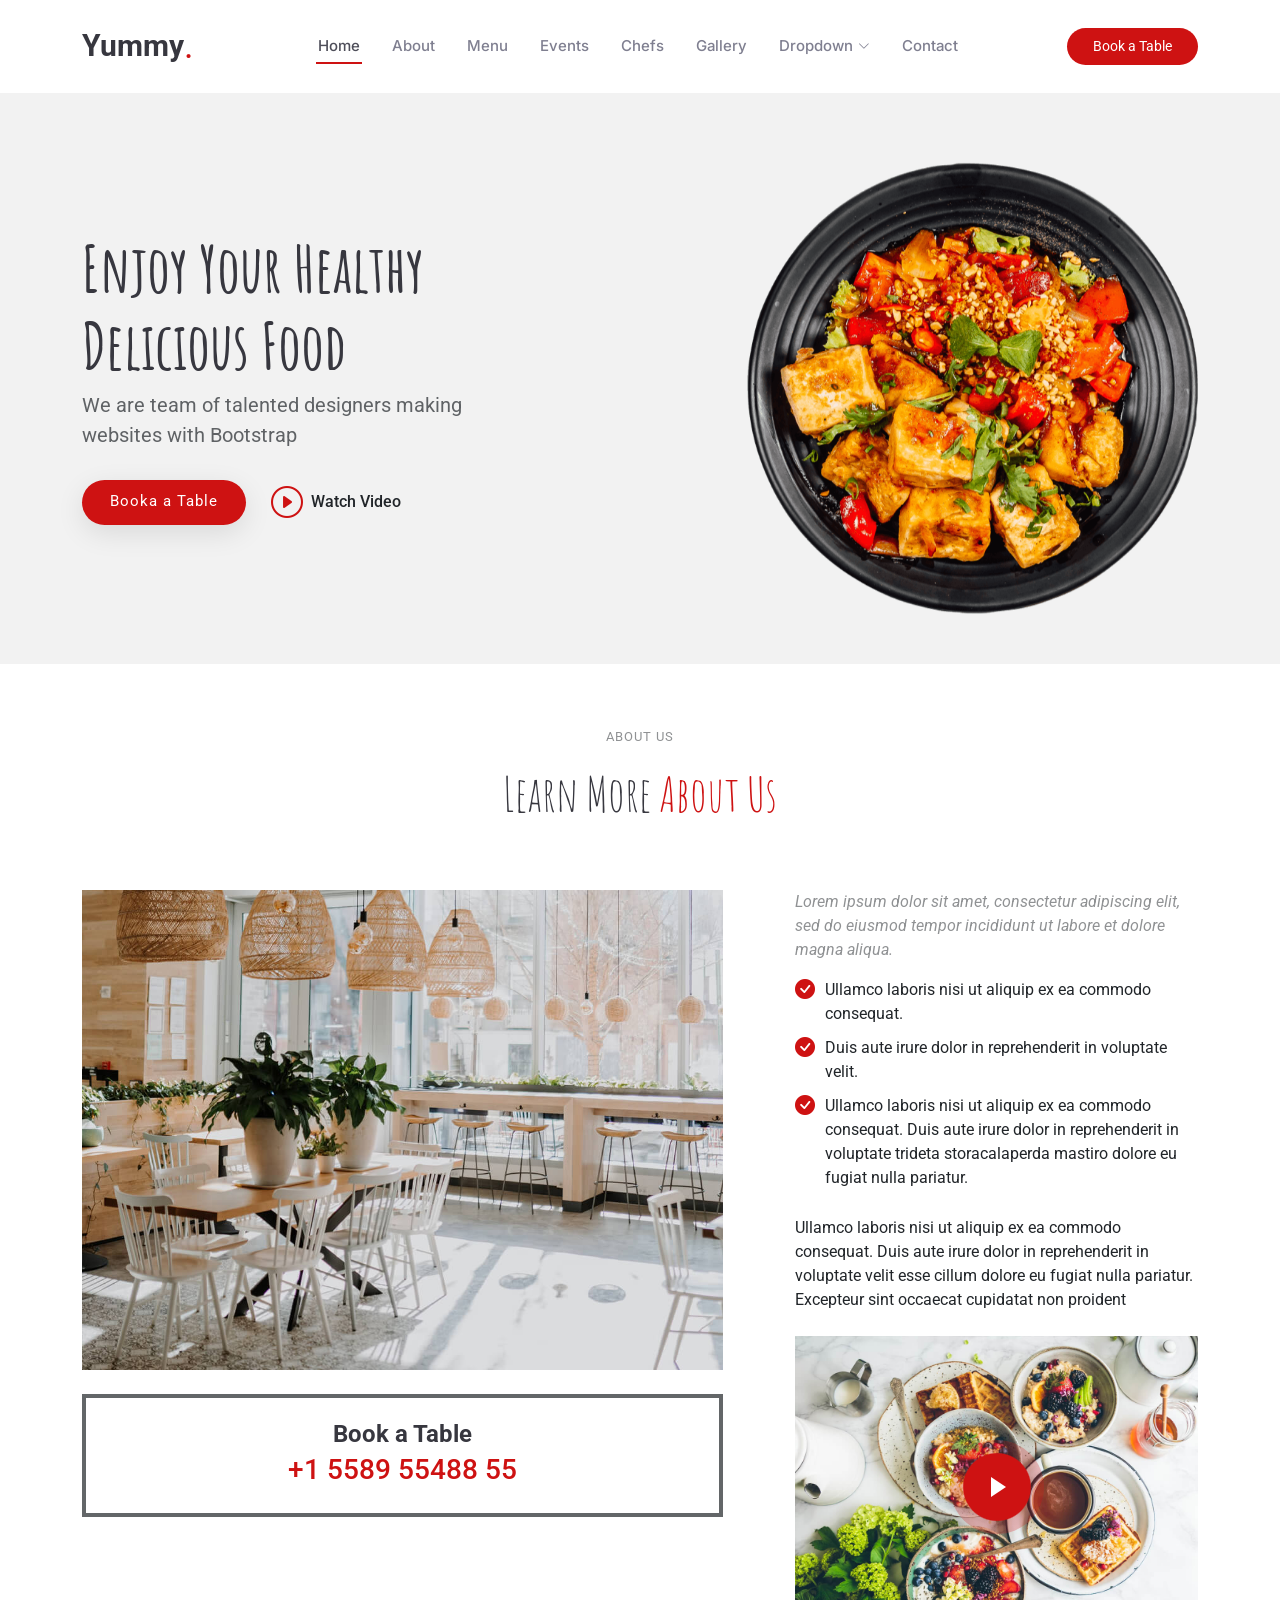
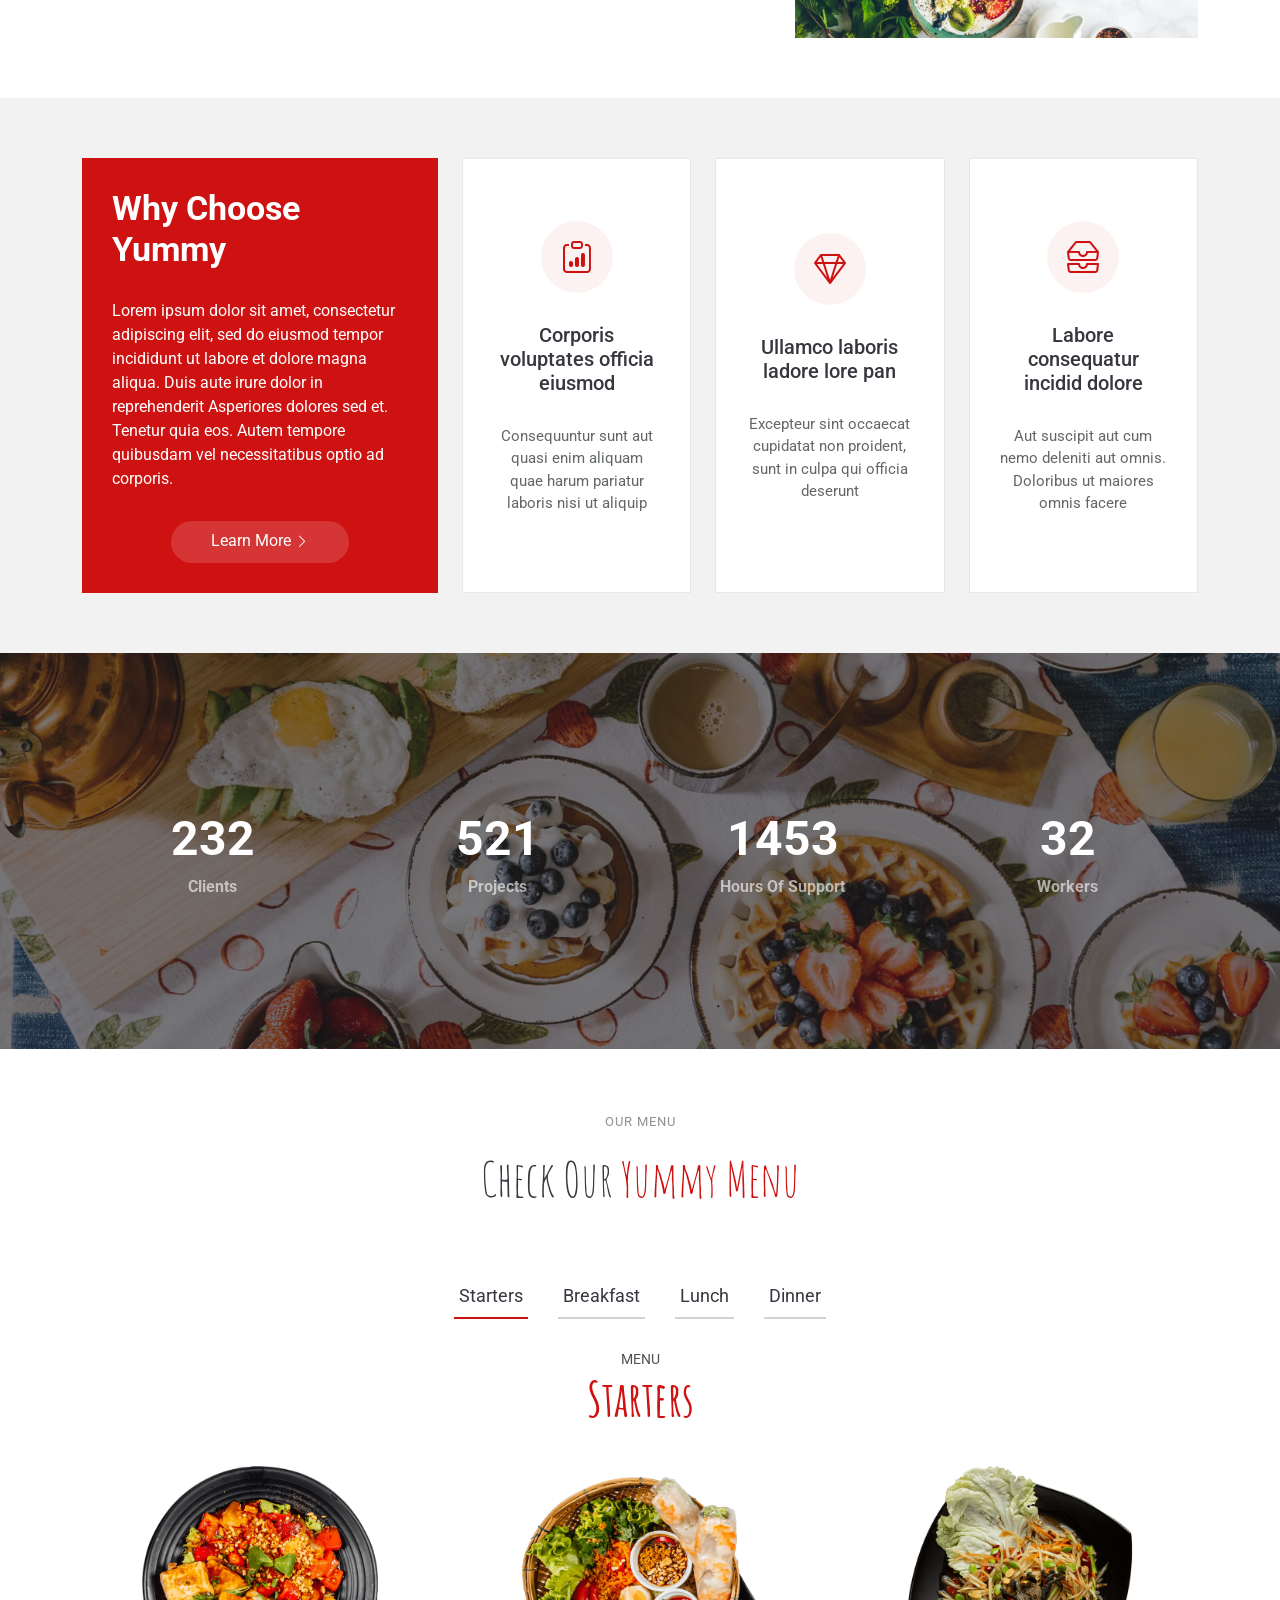
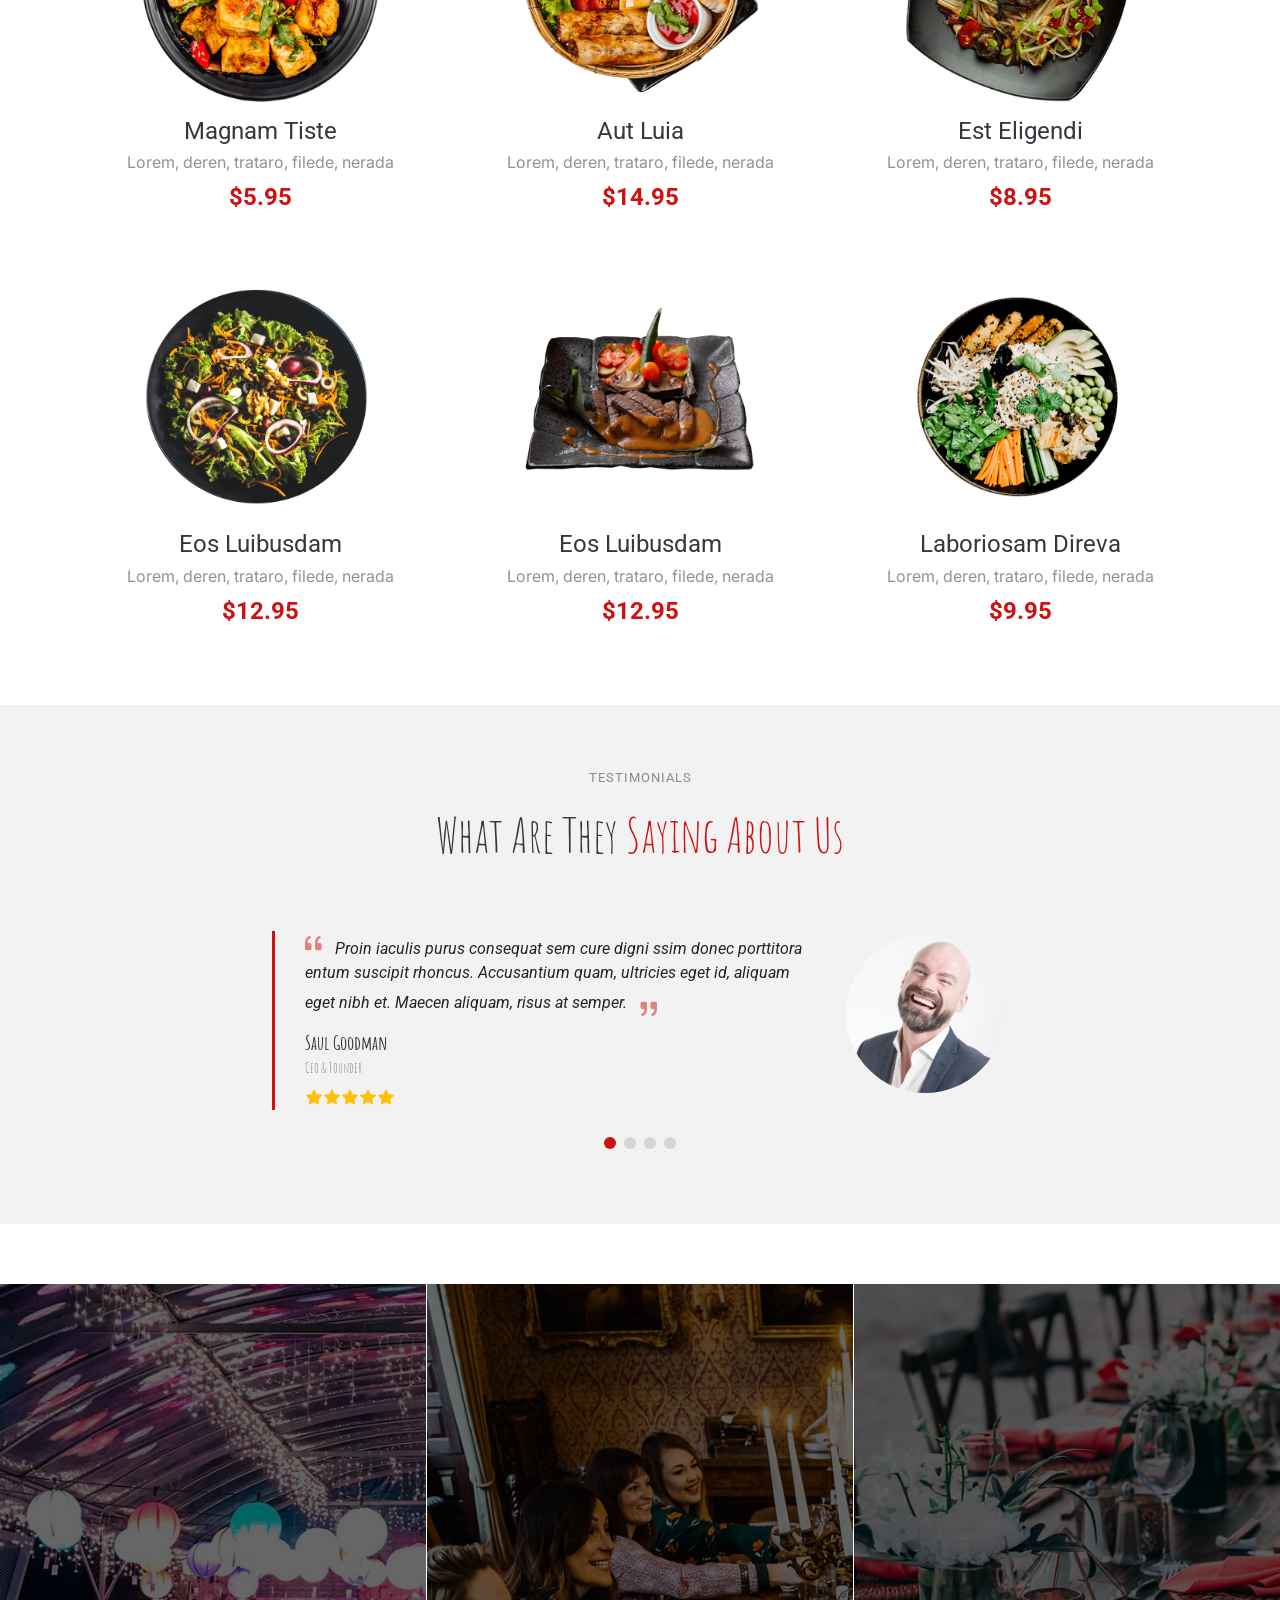
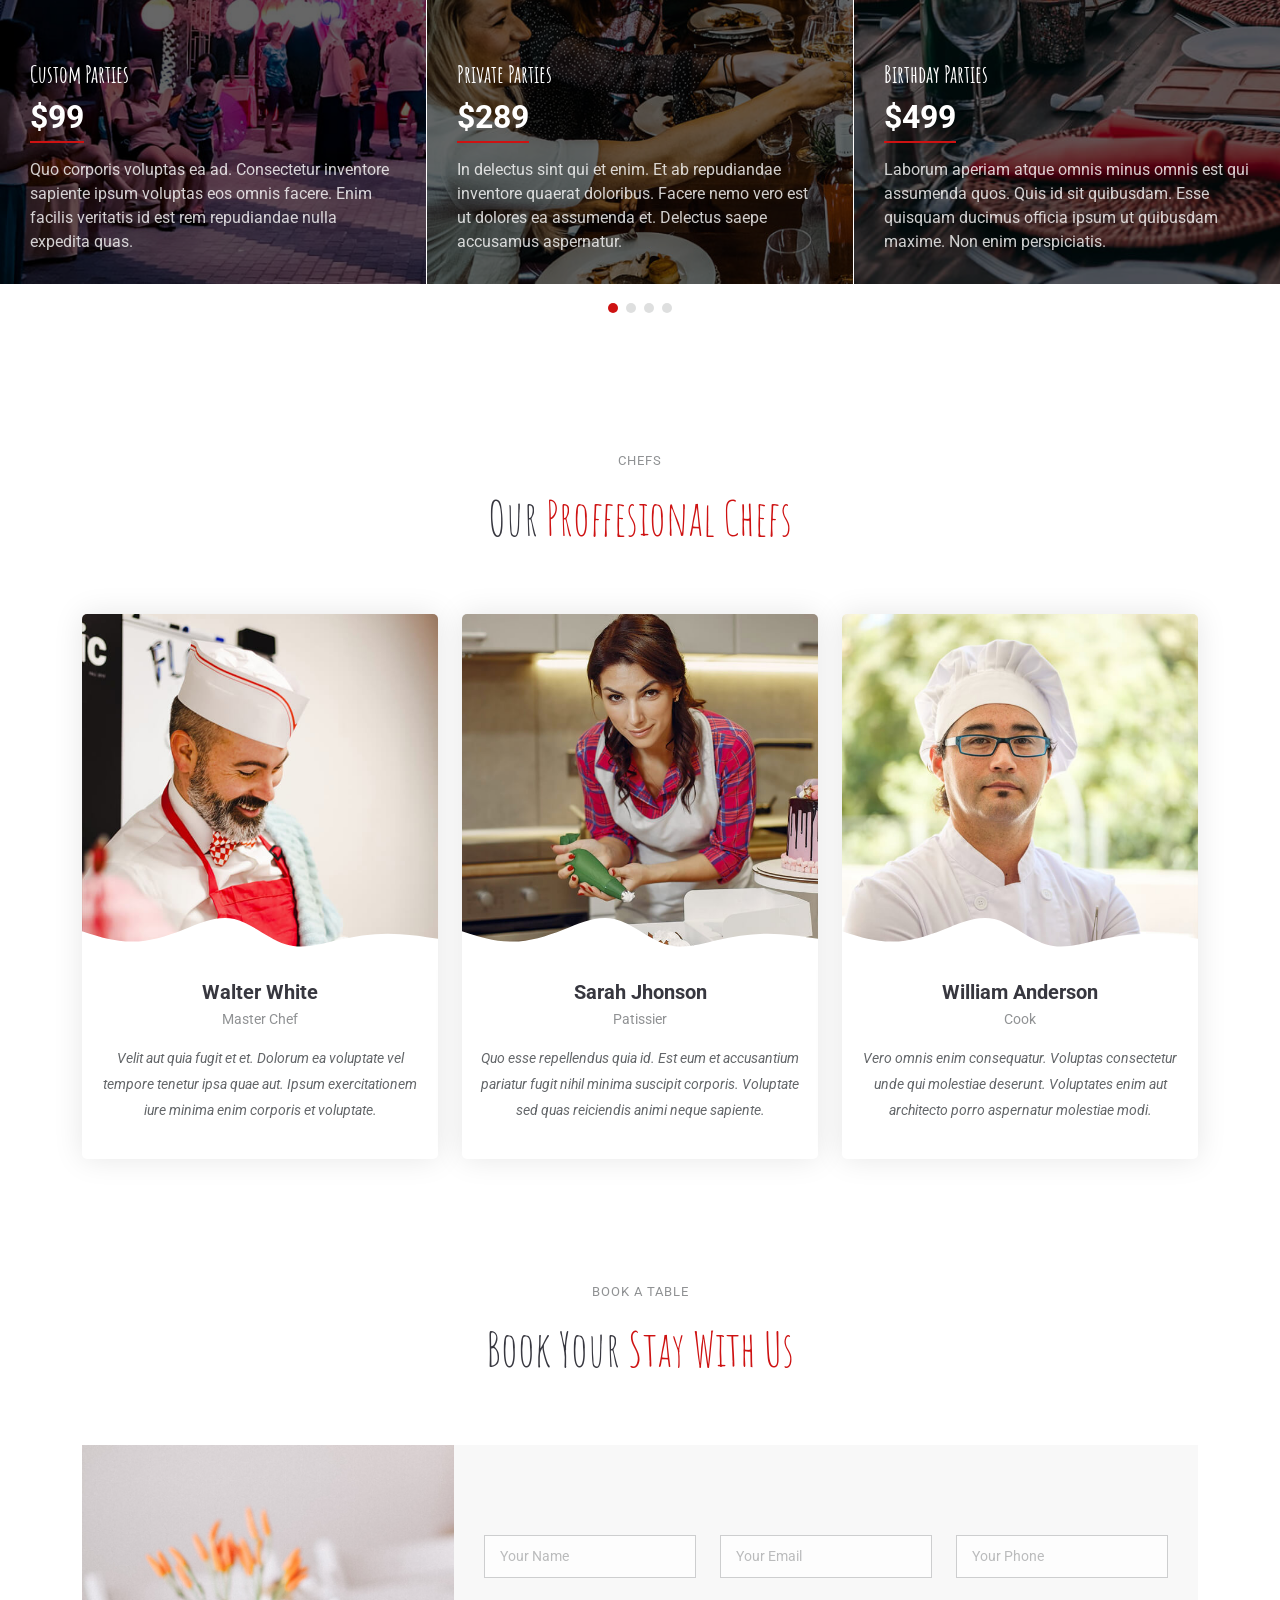
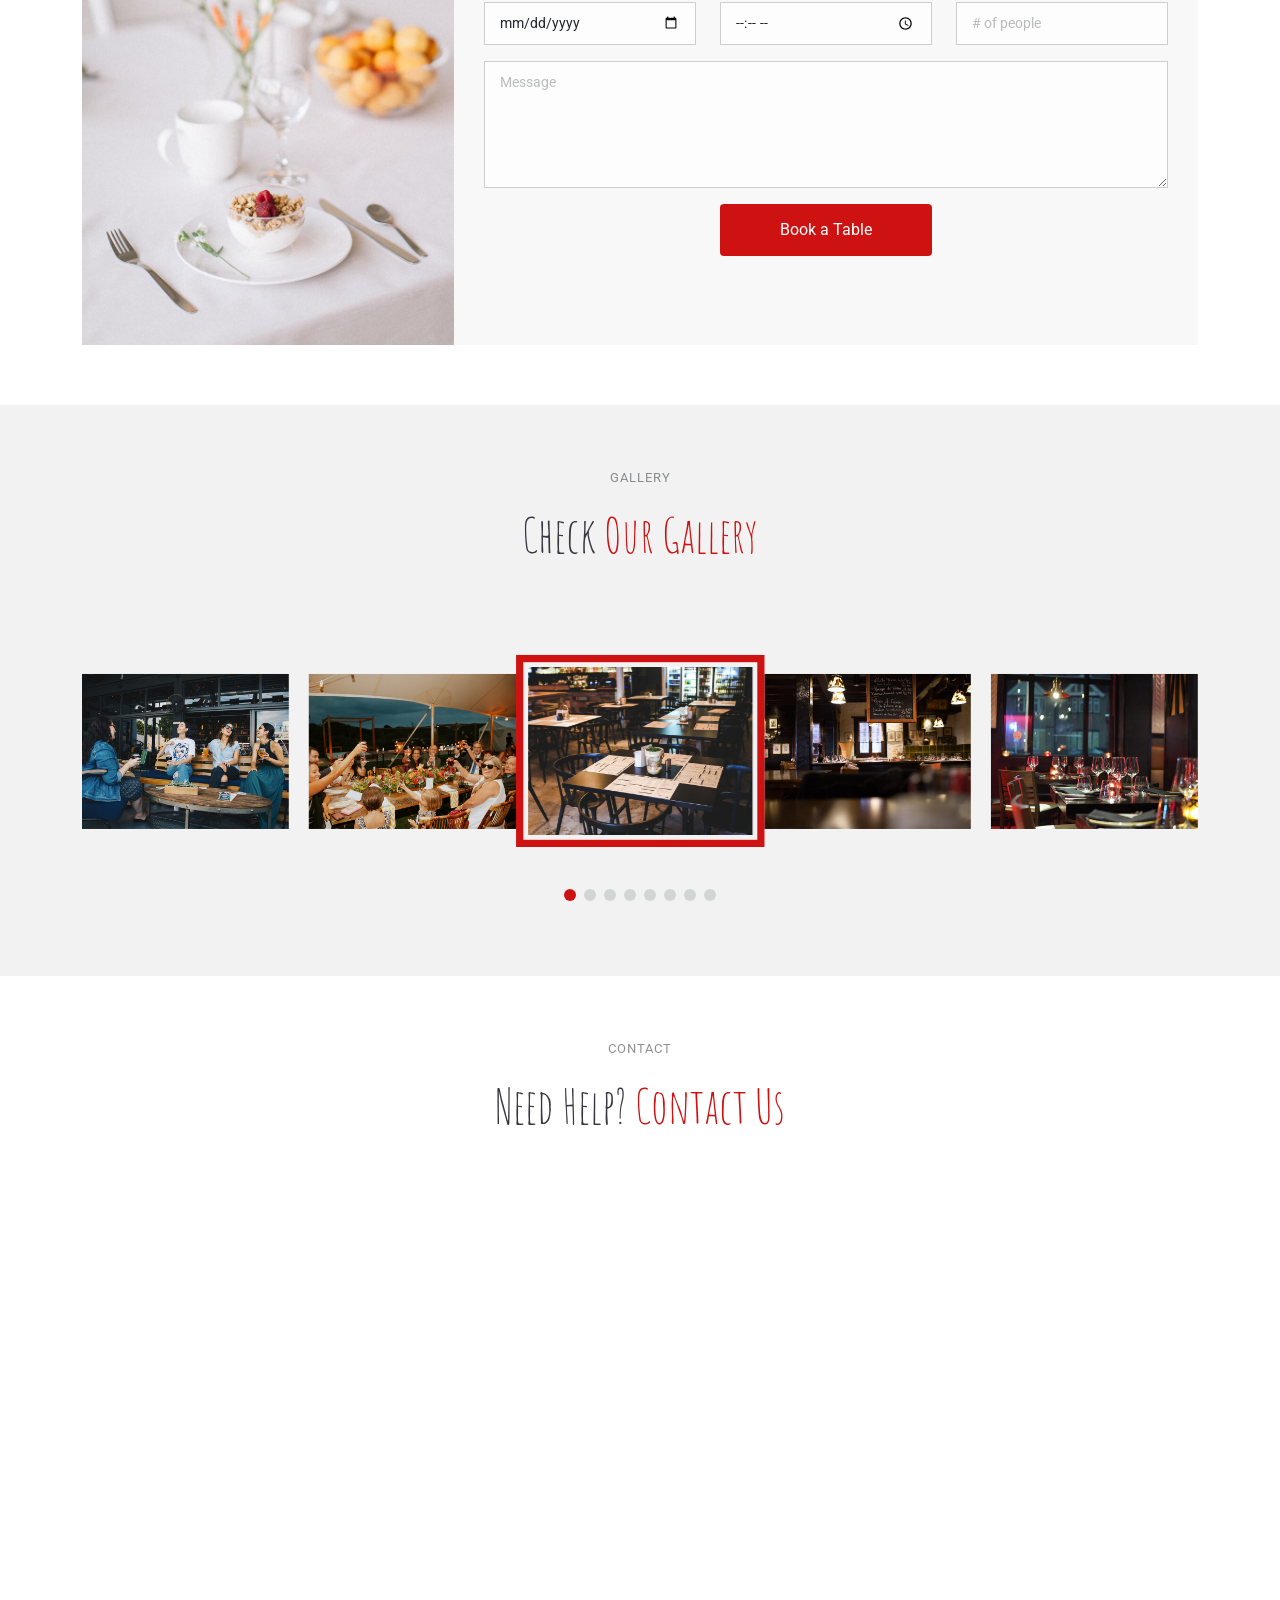
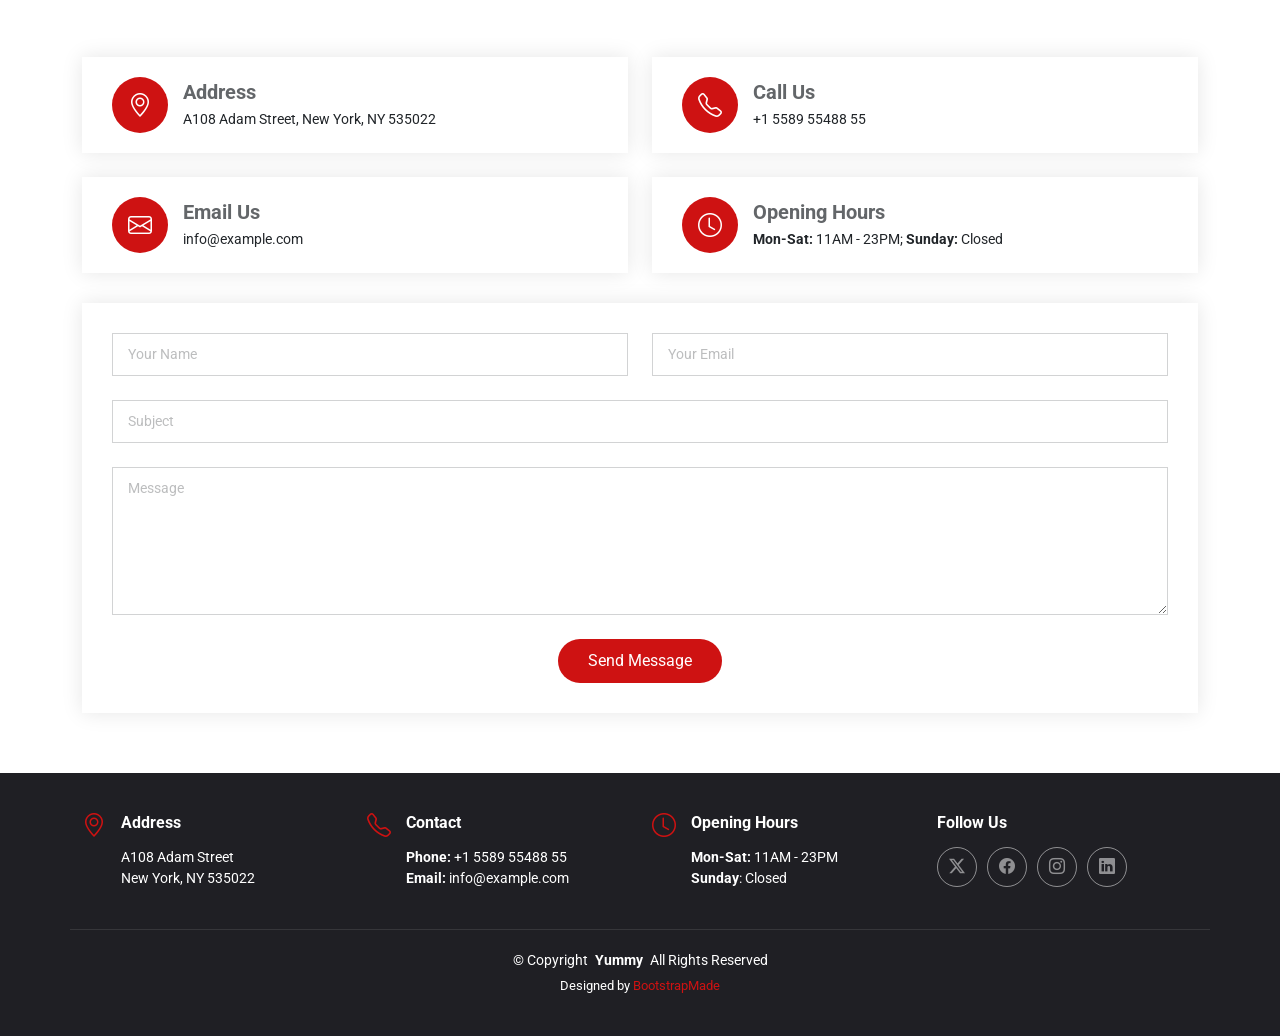
<file: ApiProjeKampi.WebUI/wwwroot/Yummy/index.html>
<!DOCTYPE html>
<html lang="en">

<head>
  <meta charset="utf-8">
  <meta content="width=device-width, initial-scale=1.0" name="viewport">
  <title>Index - Yummy Bootstrap Template</title>
  <meta name="description" content="">
  <meta name="keywords" content="">

  <!-- Favicons -->
  <link href="assets/img/favicon.png" rel="icon">
  <link href="assets/img/apple-touch-icon.png" rel="apple-touch-icon">

  <!-- Fonts -->
  <link href="https://fonts.googleapis.com" rel="preconnect">
  <link href="https://fonts.gstatic.com" rel="preconnect" crossorigin>
  <link href="https://fonts.googleapis.com/css2?family=Roboto:ital,wght@0,100;0,300;0,400;0,500;0,700;0,900;1,100;1,300;1,400;1,500;1,700;1,900&family=Inter:wght@100;200;300;400;500;600;700;800;900&family=Amatic+SC:wght@400;700&display=swap" rel="stylesheet">

  <!-- Vendor CSS Files -->
  <link href="assets/vendor/bootstrap/css/bootstrap.min.css" rel="stylesheet">
  <link href="assets/vendor/bootstrap-icons/bootstrap-icons.css" rel="stylesheet">
  <link href="assets/vendor/aos/aos.css" rel="stylesheet">
  <link href="assets/vendor/glightbox/css/glightbox.min.css" rel="stylesheet">
  <link href="assets/vendor/swiper/swiper-bundle.min.css" rel="stylesheet">

  <!-- Main CSS File -->
  <link href="assets/css/main.css" rel="stylesheet">

  <!-- =======================================================
  * Template Name: Yummy
  * Template URL: https://bootstrapmade.com/yummy-bootstrap-restaurant-website-template/
  * Updated: Aug 07 2024 with Bootstrap v5.3.3
  * Author: BootstrapMade.com
  * License: https://bootstrapmade.com/license/
  ======================================================== -->
</head>

<body class="index-page">

  <header id="header" class="header d-flex align-items-center sticky-top">
    <div class="container position-relative d-flex align-items-center justify-content-between">

      <a href="index.html" class="logo d-flex align-items-center me-auto me-xl-0">
        <!-- Uncomment the line below if you also wish to use an image logo -->
        <!-- <img src="assets/img/logo.png" alt=""> -->
        <h1 class="sitename">Yummy</h1>
        <span>.</span>
      </a>

      <nav id="navmenu" class="navmenu">
        <ul>
          <li><a href="#hero" class="active">Home<br></a></li>
          <li><a href="#about">About</a></li>
          <li><a href="#menu">Menu</a></li>
          <li><a href="#events">Events</a></li>
          <li><a href="#chefs">Chefs</a></li>
          <li><a href="#gallery">Gallery</a></li>
          <li class="dropdown"><a href="#"><span>Dropdown</span> <i class="bi bi-chevron-down toggle-dropdown"></i></a>
            <ul>
              <li><a href="#">Dropdown 1</a></li>
              <li class="dropdown"><a href="#"><span>Deep Dropdown</span> <i class="bi bi-chevron-down toggle-dropdown"></i></a>
                <ul>
                  <li><a href="#">Deep Dropdown 1</a></li>
                  <li><a href="#">Deep Dropdown 2</a></li>
                  <li><a href="#">Deep Dropdown 3</a></li>
                  <li><a href="#">Deep Dropdown 4</a></li>
                  <li><a href="#">Deep Dropdown 5</a></li>
                </ul>
              </li>
              <li><a href="#">Dropdown 2</a></li>
              <li><a href="#">Dropdown 3</a></li>
              <li><a href="#">Dropdown 4</a></li>
            </ul>
          </li>
          <li><a href="#contact">Contact</a></li>
        </ul>
        <i class="mobile-nav-toggle d-xl-none bi bi-list"></i>
      </nav>

      <a class="btn-getstarted" href="index.html#book-a-table">Book a Table</a>

    </div>
  </header>

  <main class="main">

    <!-- Hero Section -->
    <section id="hero" class="hero section light-background">

      <div class="container">
        <div class="row gy-4 justify-content-center justify-content-lg-between">
          <div class="col-lg-5 order-2 order-lg-1 d-flex flex-column justify-content-center">
            <h1 data-aos="fade-up">Enjoy Your Healthy<br>Delicious Food</h1>
            <p data-aos="fade-up" data-aos-delay="100">We are team of talented designers making websites with Bootstrap</p>
            <div class="d-flex" data-aos="fade-up" data-aos-delay="200">
              <a href="#book-a-table" class="btn-get-started">Booka a Table</a>
              <a href="https://www.youtube.com/watch?v=Y7f98aduVJ8" class="glightbox btn-watch-video d-flex align-items-center"><i class="bi bi-play-circle"></i><span>Watch Video</span></a>
            </div>
          </div>
          <div class="col-lg-5 order-1 order-lg-2 hero-img" data-aos="zoom-out">
            <img src="assets/img/hero-img.png" class="img-fluid animated" alt="">
          </div>
        </div>
      </div>

    </section><!-- /Hero Section -->

    <!-- About Section -->
    <section id="about" class="about section">

      <!-- Section Title -->
      <div class="container section-title" data-aos="fade-up">
        <h2>About Us<br></h2>
        <p><span>Learn More</span> <span class="description-title">About Us</span></p>
      </div><!-- End Section Title -->

      <div class="container">

        <div class="row gy-4">
          <div class="col-lg-7" data-aos="fade-up" data-aos-delay="100">
            <img src="assets/img/about.jpg" class="img-fluid mb-4" alt="">
            <div class="book-a-table">
              <h3>Book a Table</h3>
              <p>+1 5589 55488 55</p>
            </div>
          </div>
          <div class="col-lg-5" data-aos="fade-up" data-aos-delay="250">
            <div class="content ps-0 ps-lg-5">
              <p class="fst-italic">
                Lorem ipsum dolor sit amet, consectetur adipiscing elit, sed do eiusmod tempor incididunt ut labore et dolore
                magna aliqua.
              </p>
              <ul>
                <li><i class="bi bi-check-circle-fill"></i> <span>Ullamco laboris nisi ut aliquip ex ea commodo consequat.</span></li>
                <li><i class="bi bi-check-circle-fill"></i> <span>Duis aute irure dolor in reprehenderit in voluptate velit.</span></li>
                <li><i class="bi bi-check-circle-fill"></i> <span>Ullamco laboris nisi ut aliquip ex ea commodo consequat. Duis aute irure dolor in reprehenderit in voluptate trideta storacalaperda mastiro dolore eu fugiat nulla pariatur.</span></li>
              </ul>
              <p>
                Ullamco laboris nisi ut aliquip ex ea commodo consequat. Duis aute irure dolor in reprehenderit in voluptate
                velit esse cillum dolore eu fugiat nulla pariatur. Excepteur sint occaecat cupidatat non proident
              </p>

              <div class="position-relative mt-4">
                <img src="assets/img/about-2.jpg" class="img-fluid" alt="">
                <a href="https://www.youtube.com/watch?v=Y7f98aduVJ8" class="glightbox pulsating-play-btn"></a>
              </div>
            </div>
          </div>
        </div>

      </div>

    </section><!-- /About Section -->

    <!-- Why Us Section -->
    <section id="why-us" class="why-us section light-background">

      <div class="container">

        <div class="row gy-4">

          <div class="col-lg-4" data-aos="fade-up" data-aos-delay="100">
            <div class="why-box">
              <h3>Why Choose Yummy</h3>
              <p>
                Lorem ipsum dolor sit amet, consectetur adipiscing elit, sed do eiusmod tempor incididunt ut labore et dolore magna aliqua. Duis aute irure dolor in reprehenderit
                Asperiores dolores sed et. Tenetur quia eos. Autem tempore quibusdam vel necessitatibus optio ad corporis.
              </p>
              <div class="text-center">
                <a href="#" class="more-btn"><span>Learn More</span> <i class="bi bi-chevron-right"></i></a>
              </div>
            </div>
          </div><!-- End Why Box -->

          <div class="col-lg-8 d-flex align-items-stretch">
            <div class="row gy-4" data-aos="fade-up" data-aos-delay="200">

              <div class="col-xl-4">
                <div class="icon-box d-flex flex-column justify-content-center align-items-center">
                  <i class="bi bi-clipboard-data"></i>
                  <h4>Corporis voluptates officia eiusmod</h4>
                  <p>Consequuntur sunt aut quasi enim aliquam quae harum pariatur laboris nisi ut aliquip</p>
                </div>
              </div><!-- End Icon Box -->

              <div class="col-xl-4" data-aos="fade-up" data-aos-delay="300">
                <div class="icon-box d-flex flex-column justify-content-center align-items-center">
                  <i class="bi bi-gem"></i>
                  <h4>Ullamco laboris ladore lore pan</h4>
                  <p>Excepteur sint occaecat cupidatat non proident, sunt in culpa qui officia deserunt</p>
                </div>
              </div><!-- End Icon Box -->

              <div class="col-xl-4" data-aos="fade-up" data-aos-delay="400">
                <div class="icon-box d-flex flex-column justify-content-center align-items-center">
                  <i class="bi bi-inboxes"></i>
                  <h4>Labore consequatur incidid dolore</h4>
                  <p>Aut suscipit aut cum nemo deleniti aut omnis. Doloribus ut maiores omnis facere</p>
                </div>
              </div><!-- End Icon Box -->

            </div>
          </div>

        </div>

      </div>

    </section><!-- /Why Us Section -->

    <!-- Stats Section -->
    <section id="stats" class="stats section dark-background">

      <img src="assets/img/stats-bg.jpg" alt="" data-aos="fade-in">

      <div class="container position-relative" data-aos="fade-up" data-aos-delay="100">

        <div class="row gy-4">

          <div class="col-lg-3 col-md-6">
            <div class="stats-item text-center w-100 h-100">
              <span data-purecounter-start="0" data-purecounter-end="232" data-purecounter-duration="1" class="purecounter"></span>
              <p>Clients</p>
            </div>
          </div><!-- End Stats Item -->

          <div class="col-lg-3 col-md-6">
            <div class="stats-item text-center w-100 h-100">
              <span data-purecounter-start="0" data-purecounter-end="521" data-purecounter-duration="1" class="purecounter"></span>
              <p>Projects</p>
            </div>
          </div><!-- End Stats Item -->

          <div class="col-lg-3 col-md-6">
            <div class="stats-item text-center w-100 h-100">
              <span data-purecounter-start="0" data-purecounter-end="1453" data-purecounter-duration="1" class="purecounter"></span>
              <p>Hours Of Support</p>
            </div>
          </div><!-- End Stats Item -->

          <div class="col-lg-3 col-md-6">
            <div class="stats-item text-center w-100 h-100">
              <span data-purecounter-start="0" data-purecounter-end="32" data-purecounter-duration="1" class="purecounter"></span>
              <p>Workers</p>
            </div>
          </div><!-- End Stats Item -->

        </div>

      </div>

    </section><!-- /Stats Section -->

    <!-- Menu Section -->
    <section id="menu" class="menu section">

      <!-- Section Title -->
      <div class="container section-title" data-aos="fade-up">
        <h2>Our Menu</h2>
        <p><span>Check Our</span> <span class="description-title">Yummy Menu</span></p>
      </div><!-- End Section Title -->

      <div class="container">

        <ul class="nav nav-tabs d-flex justify-content-center" data-aos="fade-up" data-aos-delay="100">

          <li class="nav-item">
            <a class="nav-link active show" data-bs-toggle="tab" data-bs-target="#menu-starters">
              <h4>Starters</h4>
            </a>
          </li><!-- End tab nav item -->

          <li class="nav-item">
            <a class="nav-link" data-bs-toggle="tab" data-bs-target="#menu-breakfast">
              <h4>Breakfast</h4>
            </a><!-- End tab nav item -->

          </li>
          <li class="nav-item">
            <a class="nav-link" data-bs-toggle="tab" data-bs-target="#menu-lunch">
              <h4>Lunch</h4>
            </a>
          </li><!-- End tab nav item -->

          <li class="nav-item">
            <a class="nav-link" data-bs-toggle="tab" data-bs-target="#menu-dinner">
              <h4>Dinner</h4>
            </a>
          </li><!-- End tab nav item -->

        </ul>

        <div class="tab-content" data-aos="fade-up" data-aos-delay="200">

          <div class="tab-pane fade active show" id="menu-starters">

            <div class="tab-header text-center">
              <p>Menu</p>
              <h3>Starters</h3>
            </div>

            <div class="row gy-5">

              <div class="col-lg-4 menu-item">
                <a href="assets/img/menu/menu-item-1.png" class="glightbox"><img src="assets/img/menu/menu-item-1.png" class="menu-img img-fluid" alt=""></a>
                <h4>Magnam Tiste</h4>
                <p class="ingredients">
                  Lorem, deren, trataro, filede, nerada
                </p>
                <p class="price">
                  $5.95
                </p>
              </div><!-- Menu Item -->

              <div class="col-lg-4 menu-item">
                <a href="assets/img/menu/menu-item-2.png" class="glightbox"><img src="assets/img/menu/menu-item-2.png" class="menu-img img-fluid" alt=""></a>
                <h4>Aut Luia</h4>
                <p class="ingredients">
                  Lorem, deren, trataro, filede, nerada
                </p>
                <p class="price">
                  $14.95
                </p>
              </div><!-- Menu Item -->

              <div class="col-lg-4 menu-item">
                <a href="assets/img/menu/menu-item-3.png" class="glightbox"><img src="assets/img/menu/menu-item-3.png" class="menu-img img-fluid" alt=""></a>
                <h4>Est Eligendi</h4>
                <p class="ingredients">
                  Lorem, deren, trataro, filede, nerada
                </p>
                <p class="price">
                  $8.95
                </p>
              </div><!-- Menu Item -->

              <div class="col-lg-4 menu-item">
                <a href="assets/img/menu/menu-item-4.png" class="glightbox"><img src="assets/img/menu/menu-item-4.png" class="menu-img img-fluid" alt=""></a>
                <h4>Eos Luibusdam</h4>
                <p class="ingredients">
                  Lorem, deren, trataro, filede, nerada
                </p>
                <p class="price">
                  $12.95
                </p>
              </div><!-- Menu Item -->

              <div class="col-lg-4 menu-item">
                <a href="assets/img/menu/menu-item-5.png" class="glightbox"><img src="assets/img/menu/menu-item-5.png" class="menu-img img-fluid" alt=""></a>
                <h4>Eos Luibusdam</h4>
                <p class="ingredients">
                  Lorem, deren, trataro, filede, nerada
                </p>
                <p class="price">
                  $12.95
                </p>
              </div><!-- Menu Item -->

              <div class="col-lg-4 menu-item">
                <a href="assets/img/menu/menu-item-6.png" class="glightbox"><img src="assets/img/menu/menu-item-6.png" class="menu-img img-fluid" alt=""></a>
                <h4>Laboriosam Direva</h4>
                <p class="ingredients">
                  Lorem, deren, trataro, filede, nerada
                </p>
                <p class="price">
                  $9.95
                </p>
              </div><!-- Menu Item -->

            </div>
          </div><!-- End Starter Menu Content -->

          <div class="tab-pane fade" id="menu-breakfast">

            <div class="tab-header text-center">
              <p>Menu</p>
              <h3>Breakfast</h3>
            </div>

            <div class="row gy-5">

              <div class="col-lg-4 menu-item">
                <a href="assets/img/menu/menu-item-1.png" class="glightbox"><img src="assets/img/menu/menu-item-1.png" class="menu-img img-fluid" alt=""></a>
                <h4>Magnam Tiste</h4>
                <p class="ingredients">
                  Lorem, deren, trataro, filede, nerada
                </p>
                <p class="price">
                  $5.95
                </p>
              </div><!-- Menu Item -->

              <div class="col-lg-4 menu-item">
                <a href="assets/img/menu/menu-item-2.png" class="glightbox"><img src="assets/img/menu/menu-item-2.png" class="menu-img img-fluid" alt=""></a>
                <h4>Aut Luia</h4>
                <p class="ingredients">
                  Lorem, deren, trataro, filede, nerada
                </p>
                <p class="price">
                  $14.95
                </p>
              </div><!-- Menu Item -->

              <div class="col-lg-4 menu-item">
                <a href="assets/img/menu/menu-item-3.png" class="glightbox"><img src="assets/img/menu/menu-item-3.png" class="menu-img img-fluid" alt=""></a>
                <h4>Est Eligendi</h4>
                <p class="ingredients">
                  Lorem, deren, trataro, filede, nerada
                </p>
                <p class="price">
                  $8.95
                </p>
              </div><!-- Menu Item -->

              <div class="col-lg-4 menu-item">
                <a href="assets/img/menu/menu-item-4.png" class="glightbox"><img src="assets/img/menu/menu-item-4.png" class="menu-img img-fluid" alt=""></a>
                <h4>Eos Luibusdam</h4>
                <p class="ingredients">
                  Lorem, deren, trataro, filede, nerada
                </p>
                <p class="price">
                  $12.95
                </p>
              </div><!-- Menu Item -->

              <div class="col-lg-4 menu-item">
                <a href="assets/img/menu/menu-item-5.png" class="glightbox"><img src="assets/img/menu/menu-item-5.png" class="menu-img img-fluid" alt=""></a>
                <h4>Eos Luibusdam</h4>
                <p class="ingredients">
                  Lorem, deren, trataro, filede, nerada
                </p>
                <p class="price">
                  $12.95
                </p>
              </div><!-- Menu Item -->

              <div class="col-lg-4 menu-item">
                <a href="assets/img/menu/menu-item-6.png" class="glightbox"><img src="assets/img/menu/menu-item-6.png" class="menu-img img-fluid" alt=""></a>
                <h4>Laboriosam Direva</h4>
                <p class="ingredients">
                  Lorem, deren, trataro, filede, nerada
                </p>
                <p class="price">
                  $9.95
                </p>
              </div><!-- Menu Item -->

            </div>
          </div><!-- End Breakfast Menu Content -->

          <div class="tab-pane fade" id="menu-lunch">

            <div class="tab-header text-center">
              <p>Menu</p>
              <h3>Lunch</h3>
            </div>

            <div class="row gy-5">

              <div class="col-lg-4 menu-item">
                <a href="assets/img/menu/menu-item-1.png" class="glightbox"><img src="assets/img/menu/menu-item-1.png" class="menu-img img-fluid" alt=""></a>
                <h4>Magnam Tiste</h4>
                <p class="ingredients">
                  Lorem, deren, trataro, filede, nerada
                </p>
                <p class="price">
                  $5.95
                </p>
              </div><!-- Menu Item -->

              <div class="col-lg-4 menu-item">
                <a href="assets/img/menu/menu-item-2.png" class="glightbox"><img src="assets/img/menu/menu-item-2.png" class="menu-img img-fluid" alt=""></a>
                <h4>Aut Luia</h4>
                <p class="ingredients">
                  Lorem, deren, trataro, filede, nerada
                </p>
                <p class="price">
                  $14.95
                </p>
              </div><!-- Menu Item -->

              <div class="col-lg-4 menu-item">
                <a href="assets/img/menu/menu-item-3.png" class="glightbox"><img src="assets/img/menu/menu-item-3.png" class="menu-img img-fluid" alt=""></a>
                <h4>Est Eligendi</h4>
                <p class="ingredients">
                  Lorem, deren, trataro, filede, nerada
                </p>
                <p class="price">
                  $8.95
                </p>
              </div><!-- Menu Item -->

              <div class="col-lg-4 menu-item">
                <a href="assets/img/menu/menu-item-4.png" class="glightbox"><img src="assets/img/menu/menu-item-4.png" class="menu-img img-fluid" alt=""></a>
                <h4>Eos Luibusdam</h4>
                <p class="ingredients">
                  Lorem, deren, trataro, filede, nerada
                </p>
                <p class="price">
                  $12.95
                </p>
              </div><!-- Menu Item -->

              <div class="col-lg-4 menu-item">
                <a href="assets/img/menu/menu-item-5.png" class="glightbox"><img src="assets/img/menu/menu-item-5.png" class="menu-img img-fluid" alt=""></a>
                <h4>Eos Luibusdam</h4>
                <p class="ingredients">
                  Lorem, deren, trataro, filede, nerada
                </p>
                <p class="price">
                  $12.95
                </p>
              </div><!-- Menu Item -->

              <div class="col-lg-4 menu-item">
                <a href="assets/img/menu/menu-item-6.png" class="glightbox"><img src="assets/img/menu/menu-item-6.png" class="menu-img img-fluid" alt=""></a>
                <h4>Laboriosam Direva</h4>
                <p class="ingredients">
                  Lorem, deren, trataro, filede, nerada
                </p>
                <p class="price">
                  $9.95
                </p>
              </div><!-- Menu Item -->

            </div>
          </div><!-- End Lunch Menu Content -->

          <div class="tab-pane fade" id="menu-dinner">

            <div class="tab-header text-center">
              <p>Menu</p>
              <h3>Dinner</h3>
            </div>

            <div class="row gy-5">

              <div class="col-lg-4 menu-item">
                <a href="assets/img/menu/menu-item-1.png" class="glightbox"><img src="assets/img/menu/menu-item-1.png" class="menu-img img-fluid" alt=""></a>
                <h4>Magnam Tiste</h4>
                <p class="ingredients">
                  Lorem, deren, trataro, filede, nerada
                </p>
                <p class="price">
                  $5.95
                </p>
              </div><!-- Menu Item -->

              <div class="col-lg-4 menu-item">
                <a href="assets/img/menu/menu-item-2.png" class="glightbox"><img src="assets/img/menu/menu-item-2.png" class="menu-img img-fluid" alt=""></a>
                <h4>Aut Luia</h4>
                <p class="ingredients">
                  Lorem, deren, trataro, filede, nerada
                </p>
                <p class="price">
                  $14.95
                </p>
              </div><!-- Menu Item -->

              <div class="col-lg-4 menu-item">
                <a href="assets/img/menu/menu-item-3.png" class="glightbox"><img src="assets/img/menu/menu-item-3.png" class="menu-img img-fluid" alt=""></a>
                <h4>Est Eligendi</h4>
                <p class="ingredients">
                  Lorem, deren, trataro, filede, nerada
                </p>
                <p class="price">
                  $8.95
                </p>
              </div><!-- Menu Item -->

              <div class="col-lg-4 menu-item">
                <a href="assets/img/menu/menu-item-4.png" class="glightbox"><img src="assets/img/menu/menu-item-4.png" class="menu-img img-fluid" alt=""></a>
                <h4>Eos Luibusdam</h4>
                <p class="ingredients">
                  Lorem, deren, trataro, filede, nerada
                </p>
                <p class="price">
                  $12.95
                </p>
              </div><!-- Menu Item -->

              <div class="col-lg-4 menu-item">
                <a href="assets/img/menu/menu-item-5.png" class="glightbox"><img src="assets/img/menu/menu-item-5.png" class="menu-img img-fluid" alt=""></a>
                <h4>Eos Luibusdam</h4>
                <p class="ingredients">
                  Lorem, deren, trataro, filede, nerada
                </p>
                <p class="price">
                  $12.95
                </p>
              </div><!-- Menu Item -->

              <div class="col-lg-4 menu-item">
                <a href="assets/img/menu/menu-item-6.png" class="glightbox"><img src="assets/img/menu/menu-item-6.png" class="menu-img img-fluid" alt=""></a>
                <h4>Laboriosam Direva</h4>
                <p class="ingredients">
                  Lorem, deren, trataro, filede, nerada
                </p>
                <p class="price">
                  $9.95
                </p>
              </div><!-- Menu Item -->

            </div>
          </div><!-- End Dinner Menu Content -->

        </div>

      </div>

    </section><!-- /Menu Section -->

    <!-- Testimonials Section -->
    <section id="testimonials" class="testimonials section light-background">

      <!-- Section Title -->
      <div class="container section-title" data-aos="fade-up">
        <h2>TESTIMONIALS</h2>
        <p>What Are They <span class="description-title">Saying About Us</span></p>
      </div><!-- End Section Title -->

      <div class="container" data-aos="fade-up" data-aos-delay="100">

        <div class="swiper init-swiper">
          <script type="application/json" class="swiper-config">
            {
              "loop": true,
              "speed": 600,
              "autoplay": {
                "delay": 5000
              },
              "slidesPerView": "auto",
              "pagination": {
                "el": ".swiper-pagination",
                "type": "bullets",
                "clickable": true
              }
            }
          </script>
          <div class="swiper-wrapper">

            <div class="swiper-slide">
              <div class="testimonial-item">
                <div class="row gy-4 justify-content-center">
                  <div class="col-lg-6">
                    <div class="testimonial-content">
                      <p>
                        <i class="bi bi-quote quote-icon-left"></i>
                        <span>Proin iaculis purus consequat sem cure digni ssim donec porttitora entum suscipit rhoncus. Accusantium quam, ultricies eget id, aliquam eget nibh et. Maecen aliquam, risus at semper.</span>
                        <i class="bi bi-quote quote-icon-right"></i>
                      </p>
                      <h3>Saul Goodman</h3>
                      <h4>Ceo &amp; Founder</h4>
                      <div class="stars">
                        <i class="bi bi-star-fill"></i><i class="bi bi-star-fill"></i><i class="bi bi-star-fill"></i><i class="bi bi-star-fill"></i><i class="bi bi-star-fill"></i>
                      </div>
                    </div>
                  </div>
                  <div class="col-lg-2 text-center">
                    <img src="assets/img/testimonials/testimonials-1.jpg" class="img-fluid testimonial-img" alt="">
                  </div>
                </div>
              </div>
            </div><!-- End testimonial item -->

            <div class="swiper-slide">
              <div class="testimonial-item">
                <div class="row gy-4 justify-content-center">
                  <div class="col-lg-6">
                    <div class="testimonial-content">
                      <p>
                        <i class="bi bi-quote quote-icon-left"></i>
                        <span>Export tempor illum tamen malis malis eram quae irure esse labore quem cillum quid cillum eram malis quorum velit fore eram velit sunt aliqua noster fugiat irure amet legam anim culpa.</span>
                        <i class="bi bi-quote quote-icon-right"></i>
                      </p>
                      <h3>Sara Wilsson</h3>
                      <h4>Designer</h4>
                      <div class="stars">
                        <i class="bi bi-star-fill"></i><i class="bi bi-star-fill"></i><i class="bi bi-star-fill"></i><i class="bi bi-star-fill"></i><i class="bi bi-star-fill"></i>
                      </div>
                    </div>
                  </div>
                  <div class="col-lg-2 text-center">
                    <img src="assets/img/testimonials/testimonials-2.jpg" class="img-fluid testimonial-img" alt="">
                  </div>
                </div>
              </div>
            </div><!-- End testimonial item -->

            <div class="swiper-slide">
              <div class="testimonial-item">
                <div class="row gy-4 justify-content-center">
                  <div class="col-lg-6">
                    <div class="testimonial-content">
                      <p>
                        <i class="bi bi-quote quote-icon-left"></i>
                        <span>Enim nisi quem export duis labore cillum quae magna enim sint quorum nulla quem veniam duis minim tempor labore quem eram duis noster aute amet eram fore quis sint minim.</span>
                        <i class="bi bi-quote quote-icon-right"></i>
                      </p>
                      <h3>Jena Karlis</h3>
                      <h4>Store Owner</h4>
                      <div class="stars">
                        <i class="bi bi-star-fill"></i><i class="bi bi-star-fill"></i><i class="bi bi-star-fill"></i><i class="bi bi-star-fill"></i><i class="bi bi-star-fill"></i>
                      </div>
                    </div>
                  </div>
                  <div class="col-lg-2 text-center">
                    <img src="assets/img/testimonials/testimonials-3.jpg" class="img-fluid testimonial-img" alt="">
                  </div>
                </div>
              </div>
            </div><!-- End testimonial item -->

            <div class="swiper-slide">
              <div class="testimonial-item">
                <div class="row gy-4 justify-content-center">
                  <div class="col-lg-6">
                    <div class="testimonial-content">
                      <p>
                        <i class="bi bi-quote quote-icon-left"></i>
                        <span>Fugiat enim eram quae cillum dolore dolor amet nulla culpa multos export minim fugiat minim velit minim dolor enim duis veniam ipsum anim magna sunt elit fore quem dolore labore illum veniam.</span>
                        <i class="bi bi-quote quote-icon-right"></i>
                      </p>
                      <h3>John Larson</h3>
                      <h4>Entrepreneur</h4>
                      <div class="stars">
                        <i class="bi bi-star-fill"></i><i class="bi bi-star-fill"></i><i class="bi bi-star-fill"></i><i class="bi bi-star-fill"></i><i class="bi bi-star-fill"></i>
                      </div>
                    </div>
                  </div>
                  <div class="col-lg-2 text-center">
                    <img src="assets/img/testimonials/testimonials-4.jpg" class="img-fluid testimonial-img" alt="">
                  </div>
                </div>
              </div>
            </div><!-- End testimonial item -->

          </div>
          <div class="swiper-pagination"></div>
        </div>

      </div>

    </section><!-- /Testimonials Section -->

    <!-- Events Section -->
    <section id="events" class="events section">

      <div class="container-fluid" data-aos="fade-up" data-aos-delay="100">

        <div class="swiper init-swiper">
          <script type="application/json" class="swiper-config">
            {
              "loop": true,
              "speed": 600,
              "autoplay": {
                "delay": 5000
              },
              "slidesPerView": "auto",
              "pagination": {
                "el": ".swiper-pagination",
                "type": "bullets",
                "clickable": true
              },
              "breakpoints": {
                "320": {
                  "slidesPerView": 1,
                  "spaceBetween": 40
                },
                "1200": {
                  "slidesPerView": 3,
                  "spaceBetween": 1
                }
              }
            }
          </script>
          <div class="swiper-wrapper">

            <div class="swiper-slide event-item d-flex flex-column justify-content-end" style="background-image: url(assets/img/events-1.jpg)">
              <h3>Custom Parties</h3>
              <div class="price align-self-start">$99</div>
              <p class="description">
                Quo corporis voluptas ea ad. Consectetur inventore sapiente ipsum voluptas eos omnis facere. Enim facilis veritatis id est rem repudiandae nulla expedita quas.
              </p>
            </div><!-- End Event item -->

            <div class="swiper-slide event-item d-flex flex-column justify-content-end" style="background-image: url(assets/img/events-2.jpg)">
              <h3>Private Parties</h3>
              <div class="price align-self-start">$289</div>
              <p class="description">
                In delectus sint qui et enim. Et ab repudiandae inventore quaerat doloribus. Facere nemo vero est ut dolores ea assumenda et. Delectus saepe accusamus aspernatur.
              </p>
            </div><!-- End Event item -->

            <div class="swiper-slide event-item d-flex flex-column justify-content-end" style="background-image: url(assets/img/events-3.jpg)">
              <h3>Birthday Parties</h3>
              <div class="price align-self-start">$499</div>
              <p class="description">
                Laborum aperiam atque omnis minus omnis est qui assumenda quos. Quis id sit quibusdam. Esse quisquam ducimus officia ipsum ut quibusdam maxime. Non enim perspiciatis.
              </p>
            </div><!-- End Event item -->

            <div class="swiper-slide event-item d-flex flex-column justify-content-end" style="background-image: url(assets/img/events-4.jpg)">
              <h3>Wedding Parties</h3>
              <div class="price align-self-start">$899</div>
              <p class="description">
                Laborum aperiam atque omnis minus omnis est qui assumenda quos. Quis id sit quibusdam. Esse quisquam ducimus officia ipsum ut quibusdam maxime. Non enim perspiciatis.
              </p>
            </div><!-- End Event item -->

          </div>
          <div class="swiper-pagination"></div>
        </div>

      </div>

    </section><!-- /Events Section -->

    <!-- Chefs Section -->
    <section id="chefs" class="chefs section">

      <!-- Section Title -->
      <div class="container section-title" data-aos="fade-up">
        <h2>chefs</h2>
        <p><span>Our</span> <span class="description-title">Proffesional Chefs<br></span></p>
      </div><!-- End Section Title -->

      <div class="container">

        <div class="row gy-4">

          <div class="col-lg-4 d-flex align-items-stretch" data-aos="fade-up" data-aos-delay="100">
            <div class="team-member">
              <div class="member-img">
                <img src="assets/img/chefs/chefs-1.jpg" class="img-fluid" alt="">
                <div class="social">
                  <a href=""><i class="bi bi-twitter-x"></i></a>
                  <a href=""><i class="bi bi-facebook"></i></a>
                  <a href=""><i class="bi bi-instagram"></i></a>
                  <a href=""><i class="bi bi-linkedin"></i></a>
                </div>
              </div>
              <div class="member-info">
                <h4>Walter White</h4>
                <span>Master Chef</span>
                <p>Velit aut quia fugit et et. Dolorum ea voluptate vel tempore tenetur ipsa quae aut. Ipsum exercitationem iure minima enim corporis et voluptate.</p>
              </div>
            </div>
          </div><!-- End Chef Team Member -->

          <div class="col-lg-4 d-flex align-items-stretch" data-aos="fade-up" data-aos-delay="200">
            <div class="team-member">
              <div class="member-img">
                <img src="assets/img/chefs/chefs-2.jpg" class="img-fluid" alt="">
                <div class="social">
                  <a href=""><i class="bi bi-twitter-x"></i></a>
                  <a href=""><i class="bi bi-facebook"></i></a>
                  <a href=""><i class="bi bi-instagram"></i></a>
                  <a href=""><i class="bi bi-linkedin"></i></a>
                </div>
              </div>
              <div class="member-info">
                <h4>Sarah Jhonson</h4>
                <span>Patissier</span>
                <p>Quo esse repellendus quia id. Est eum et accusantium pariatur fugit nihil minima suscipit corporis. Voluptate sed quas reiciendis animi neque sapiente.</p>
              </div>
            </div>
          </div><!-- End Chef Team Member -->

          <div class="col-lg-4 d-flex align-items-stretch" data-aos="fade-up" data-aos-delay="300">
            <div class="team-member">
              <div class="member-img">
                <img src="assets/img/chefs/chefs-3.jpg" class="img-fluid" alt="">
                <div class="social">
                  <a href=""><i class="bi bi-twitter-x"></i></a>
                  <a href=""><i class="bi bi-facebook"></i></a>
                  <a href=""><i class="bi bi-instagram"></i></a>
                  <a href=""><i class="bi bi-linkedin"></i></a>
                </div>
              </div>
              <div class="member-info">
                <h4>William Anderson</h4>
                <span>Cook</span>
                <p>Vero omnis enim consequatur. Voluptas consectetur unde qui molestiae deserunt. Voluptates enim aut architecto porro aspernatur molestiae modi.</p>
              </div>
            </div>
          </div><!-- End Chef Team Member -->

        </div>

      </div>

    </section><!-- /Chefs Section -->

    <!-- Book A Table Section -->
    <section id="book-a-table" class="book-a-table section">

      <!-- Section Title -->
      <div class="container section-title" data-aos="fade-up">
        <h2>Book A Table</h2>
        <p><span>Book Your</span> <span class="description-title">Stay With Us<br></span></p>
      </div><!-- End Section Title -->

      <div class="container">

        <div class="row g-0" data-aos="fade-up" data-aos-delay="100">

          <div class="col-lg-4 reservation-img" style="background-image: url(assets/img/reservation.jpg);"></div>

          <div class="col-lg-8 d-flex align-items-center reservation-form-bg" data-aos="fade-up" data-aos-delay="200">
            <form action="forms/book-a-table.php" method="post" role="form" class="php-email-form">
              <div class="row gy-4">
                <div class="col-lg-4 col-md-6">
                  <input type="text" name="name" class="form-control" id="name" placeholder="Your Name" required="">
                </div>
                <div class="col-lg-4 col-md-6">
                  <input type="email" class="form-control" name="email" id="email" placeholder="Your Email" required="">
                </div>
                <div class="col-lg-4 col-md-6">
                  <input type="text" class="form-control" name="phone" id="phone" placeholder="Your Phone" required="">
                </div>
                <div class="col-lg-4 col-md-6">
                  <input type="date" name="date" class="form-control" id="date" placeholder="Date" required="">
                </div>
                <div class="col-lg-4 col-md-6">
                  <input type="time" class="form-control" name="time" id="time" placeholder="Time" required="">
                </div>
                <div class="col-lg-4 col-md-6">
                  <input type="number" class="form-control" name="people" id="people" placeholder="# of people" required="">
                </div>
              </div>

              <div class="form-group mt-3">
                <textarea class="form-control" name="message" rows="5" placeholder="Message"></textarea>
              </div>

              <div class="text-center mt-3">
                <div class="loading">Loading</div>
                <div class="error-message"></div>
                <div class="sent-message">Your booking request was sent. We will call back or send an Email to confirm your reservation. Thank you!</div>
                <button type="submit">Book a Table</button>
              </div>
            </form>
          </div><!-- End Reservation Form -->

        </div>

      </div>

    </section><!-- /Book A Table Section -->

    <!-- Gallery Section -->
    <section id="gallery" class="gallery section light-background">

      <!-- Section Title -->
      <div class="container section-title" data-aos="fade-up">
        <h2>Gallery</h2>
        <p><span>Check</span> <span class="description-title">Our Gallery</span></p>
      </div><!-- End Section Title -->

      <div class="container" data-aos="fade-up" data-aos-delay="100">

        <div class="swiper init-swiper">
          <script type="application/json" class="swiper-config">
            {
              "loop": true,
              "speed": 600,
              "autoplay": {
                "delay": 5000
              },
              "slidesPerView": "auto",
              "centeredSlides": true,
              "pagination": {
                "el": ".swiper-pagination",
                "type": "bullets",
                "clickable": true
              },
              "breakpoints": {
                "320": {
                  "slidesPerView": 1,
                  "spaceBetween": 0
                },
                "768": {
                  "slidesPerView": 3,
                  "spaceBetween": 20
                },
                "1200": {
                  "slidesPerView": 5,
                  "spaceBetween": 20
                }
              }
            }
          </script>
          <div class="swiper-wrapper align-items-center">
            <div class="swiper-slide"><a class="glightbox" data-gallery="images-gallery" href="assets/img/gallery/gallery-1.jpg"><img src="assets/img/gallery/gallery-1.jpg" class="img-fluid" alt=""></a></div>
            <div class="swiper-slide"><a class="glightbox" data-gallery="images-gallery" href="assets/img/gallery/gallery-2.jpg"><img src="assets/img/gallery/gallery-2.jpg" class="img-fluid" alt=""></a></div>
            <div class="swiper-slide"><a class="glightbox" data-gallery="images-gallery" href="assets/img/gallery/gallery-3.jpg"><img src="assets/img/gallery/gallery-3.jpg" class="img-fluid" alt=""></a></div>
            <div class="swiper-slide"><a class="glightbox" data-gallery="images-gallery" href="assets/img/gallery/gallery-4.jpg"><img src="assets/img/gallery/gallery-4.jpg" class="img-fluid" alt=""></a></div>
            <div class="swiper-slide"><a class="glightbox" data-gallery="images-gallery" href="assets/img/gallery/gallery-5.jpg"><img src="assets/img/gallery/gallery-5.jpg" class="img-fluid" alt=""></a></div>
            <div class="swiper-slide"><a class="glightbox" data-gallery="images-gallery" href="assets/img/gallery/gallery-6.jpg"><img src="assets/img/gallery/gallery-6.jpg" class="img-fluid" alt=""></a></div>
            <div class="swiper-slide"><a class="glightbox" data-gallery="images-gallery" href="assets/img/gallery/gallery-7.jpg"><img src="assets/img/gallery/gallery-7.jpg" class="img-fluid" alt=""></a></div>
            <div class="swiper-slide"><a class="glightbox" data-gallery="images-gallery" href="assets/img/gallery/gallery-8.jpg"><img src="assets/img/gallery/gallery-8.jpg" class="img-fluid" alt=""></a></div>
          </div>
          <div class="swiper-pagination"></div>
        </div>

      </div>

    </section><!-- /Gallery Section -->

    <!-- Contact Section -->
    <section id="contact" class="contact section">

      <!-- Section Title -->
      <div class="container section-title" data-aos="fade-up">
        <h2>Contact</h2>
        <p><span>Need Help?</span> <span class="description-title">Contact Us</span></p>
      </div><!-- End Section Title -->

      <div class="container" data-aos="fade-up" data-aos-delay="100">

        <div class="mb-5">
          <iframe style="width: 100%; height: 400px;" src="https://www.google.com/maps/embed?pb=!1m14!1m8!1m3!1d12097.433213460943!2d-74.0062269!3d40.7101282!3m2!1i1024!2i768!4f13.1!3m3!1m2!1s0x0%3A0xb89d1fe6bc499443!2sDowntown+Conference+Center!5e0!3m2!1smk!2sbg!4v1539943755621" frameborder="0" allowfullscreen=""></iframe>
        </div><!-- End Google Maps -->

        <div class="row gy-4">

          <div class="col-md-6">
            <div class="info-item d-flex align-items-center" data-aos="fade-up" data-aos-delay="200">
              <i class="icon bi bi-geo-alt flex-shrink-0"></i>
              <div>
                <h3>Address</h3>
                <p>A108 Adam Street, New York, NY 535022</p>
              </div>
            </div>
          </div><!-- End Info Item -->

          <div class="col-md-6">
            <div class="info-item d-flex align-items-center" data-aos="fade-up" data-aos-delay="300">
              <i class="icon bi bi-telephone flex-shrink-0"></i>
              <div>
                <h3>Call Us</h3>
                <p>+1 5589 55488 55</p>
              </div>
            </div>
          </div><!-- End Info Item -->

          <div class="col-md-6">
            <div class="info-item d-flex align-items-center" data-aos="fade-up" data-aos-delay="400">
              <i class="icon bi bi-envelope flex-shrink-0"></i>
              <div>
                <h3>Email Us</h3>
                <p>info@example.com</p>
              </div>
            </div>
          </div><!-- End Info Item -->

          <div class="col-md-6">
            <div class="info-item d-flex align-items-center" data-aos="fade-up" data-aos-delay="500">
              <i class="icon bi bi-clock flex-shrink-0"></i>
              <div>
                <h3>Opening Hours<br></h3>
                <p><strong>Mon-Sat:</strong> 11AM - 23PM; <strong>Sunday:</strong> Closed</p>
              </div>
            </div>
          </div><!-- End Info Item -->

        </div>

        <form action="forms/contact.php" method="post" class="php-email-form" data-aos="fade-up" data-aos-delay="600">
          <div class="row gy-4">

            <div class="col-md-6">
              <input type="text" name="name" class="form-control" placeholder="Your Name" required="">
            </div>

            <div class="col-md-6 ">
              <input type="email" class="form-control" name="email" placeholder="Your Email" required="">
            </div>

            <div class="col-md-12">
              <input type="text" class="form-control" name="subject" placeholder="Subject" required="">
            </div>

            <div class="col-md-12">
              <textarea class="form-control" name="message" rows="6" placeholder="Message" required=""></textarea>
            </div>

            <div class="col-md-12 text-center">
              <div class="loading">Loading</div>
              <div class="error-message"></div>
              <div class="sent-message">Your message has been sent. Thank you!</div>

              <button type="submit">Send Message</button>
            </div>

          </div>
        </form><!-- End Contact Form -->

      </div>

    </section><!-- /Contact Section -->

  </main>

  <footer id="footer" class="footer dark-background">

    <div class="container">
      <div class="row gy-3">
        <div class="col-lg-3 col-md-6 d-flex">
          <i class="bi bi-geo-alt icon"></i>
          <div class="address">
            <h4>Address</h4>
            <p>A108 Adam Street</p>
            <p>New York, NY 535022</p>
            <p></p>
          </div>

        </div>

        <div class="col-lg-3 col-md-6 d-flex">
          <i class="bi bi-telephone icon"></i>
          <div>
            <h4>Contact</h4>
            <p>
              <strong>Phone:</strong> <span>+1 5589 55488 55</span><br>
              <strong>Email:</strong> <span>info@example.com</span><br>
            </p>
          </div>
        </div>

        <div class="col-lg-3 col-md-6 d-flex">
          <i class="bi bi-clock icon"></i>
          <div>
            <h4>Opening Hours</h4>
            <p>
              <strong>Mon-Sat:</strong> <span>11AM - 23PM</span><br>
              <strong>Sunday</strong>: <span>Closed</span>
            </p>
          </div>
        </div>

        <div class="col-lg-3 col-md-6">
          <h4>Follow Us</h4>
          <div class="social-links d-flex">
            <a href="#" class="twitter"><i class="bi bi-twitter-x"></i></a>
            <a href="#" class="facebook"><i class="bi bi-facebook"></i></a>
            <a href="#" class="instagram"><i class="bi bi-instagram"></i></a>
            <a href="#" class="linkedin"><i class="bi bi-linkedin"></i></a>
          </div>
        </div>

      </div>
    </div>

    <div class="container copyright text-center mt-4">
      <p>© <span>Copyright</span> <strong class="px-1 sitename">Yummy</strong> <span>All Rights Reserved</span></p>
      <div class="credits">
        <!-- All the links in the footer should remain intact. -->
        <!-- You can delete the links only if you've purchased the pro version. -->
        <!-- Licensing information: https://bootstrapmade.com/license/ -->
        <!-- Purchase the pro version with working PHP/AJAX contact form: [buy-url] -->
        Designed by <a href="https://bootstrapmade.com/">BootstrapMade</a>
      </div>
    </div>

  </footer>

  <!-- Scroll Top -->
  <a href="#" id="scroll-top" class="scroll-top d-flex align-items-center justify-content-center"><i class="bi bi-arrow-up-short"></i></a>

  <!-- Preloader -->
  <div id="preloader"></div>

  <!-- Vendor JS Files -->
  <script src="assets/vendor/bootstrap/js/bootstrap.bundle.min.js"></script>
  <script src="assets/vendor/php-email-form/validate.js"></script>
  <script src="assets/vendor/aos/aos.js"></script>
  <script src="assets/vendor/glightbox/js/glightbox.min.js"></script>
  <script src="assets/vendor/purecounter/purecounter_vanilla.js"></script>
  <script src="assets/vendor/swiper/swiper-bundle.min.js"></script>

  <!-- Main JS File -->
  <script src="assets/js/main.js"></script>

</body>

</html>
</file>
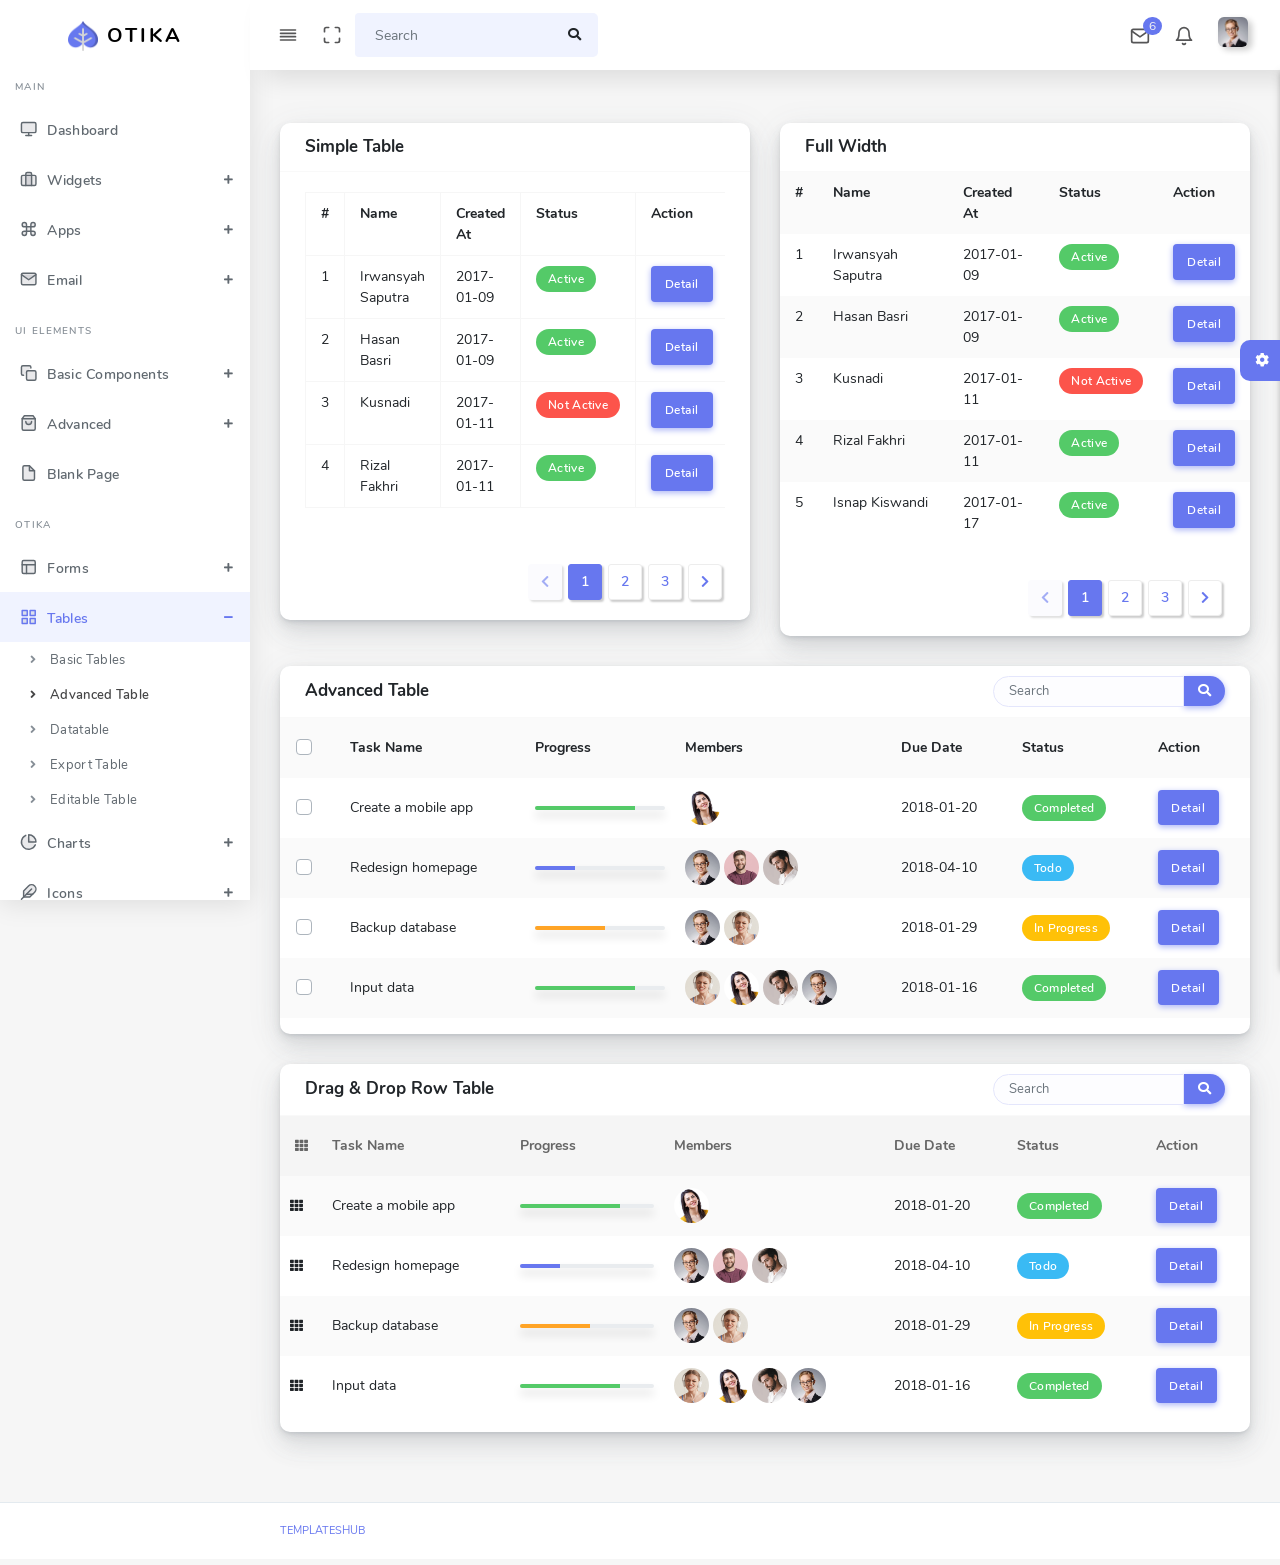
<file: ApiProjeKampi.WebUI/wwwroot/otika-bootstrap-admin-template/advance-table.html>
<!DOCTYPE html>
<html lang="en">


<!-- advance-table.html  21 Nov 2019 03:55:20 GMT -->
<head>
  <meta charset="UTF-8">
  <meta content="width=device-width, initial-scale=1, maximum-scale=1, shrink-to-fit=no" name="viewport">
  <title>Otika - Admin Dashboard Template</title>
  <!-- General CSS Files -->
  <link rel="stylesheet" href="assets/css/app.min.css">
  <!-- Template CSS -->
  <link rel="stylesheet" href="assets/css/style.css">
  <link rel="stylesheet" href="assets/css/components.css">
  <!-- Custom style CSS -->
  <link rel="stylesheet" href="assets/css/custom.css">
  <link rel='shortcut icon' type='image/x-icon' href='assets/img/favicon.ico' />
</head>

<body>
  <div class="loader"></div>
  <div id="app">
    <div class="main-wrapper main-wrapper-1">
      <div class="navbar-bg"></div>
      <nav class="navbar navbar-expand-lg main-navbar sticky">
        <div class="form-inline mr-auto">
          <ul class="navbar-nav mr-3">
            <li><a href="#" data-toggle="sidebar" class="nav-link nav-link-lg
									collapse-btn"> <i data-feather="align-justify"></i></a></li>
            <li><a href="#" class="nav-link nav-link-lg fullscreen-btn">
                <i data-feather="maximize"></i>
              </a></li>
            <li>
              <form class="form-inline mr-auto">
                <div class="search-element">
                  <input class="form-control" type="search" placeholder="Search" aria-label="Search" data-width="200">
                  <button class="btn" type="submit">
                    <i class="fas fa-search"></i>
                  </button>
                </div>
              </form>
            </li>
          </ul>
        </div>
        <ul class="navbar-nav navbar-right">
          <li class="dropdown dropdown-list-toggle"><a href="#" data-toggle="dropdown"
              class="nav-link nav-link-lg message-toggle"><i data-feather="mail"></i>
              <span class="badge headerBadge1">
                6 </span> </a>
            <div class="dropdown-menu dropdown-list dropdown-menu-right pullDown">
              <div class="dropdown-header">
                Messages
                <div class="float-right">
                  <a href="#">Mark All As Read</a>
                </div>
              </div>
              <div class="dropdown-list-content dropdown-list-message">
                <a href="#" class="dropdown-item"> <span class="dropdown-item-avatar
											text-white"> <img alt="image" src="assets/img/users/user-1.png" class="rounded-circle">
                  </span> <span class="dropdown-item-desc"> <span class="message-user">John
                      Deo</span>
                    <span class="time messege-text">Please check your mail !!</span>
                    <span class="time">2 Min Ago</span>
                  </span>
                </a> <a href="#" class="dropdown-item"> <span class="dropdown-item-avatar text-white">
                    <img alt="image" src="assets/img/users/user-2.png" class="rounded-circle">
                  </span> <span class="dropdown-item-desc"> <span class="message-user">Sarah
                      Smith</span> <span class="time messege-text">Request for leave
                      application</span>
                    <span class="time">5 Min Ago</span>
                  </span>
                </a> <a href="#" class="dropdown-item"> <span class="dropdown-item-avatar text-white">
                    <img alt="image" src="assets/img/users/user-5.png" class="rounded-circle">
                  </span> <span class="dropdown-item-desc"> <span class="message-user">Jacob
                      Ryan</span> <span class="time messege-text">Your payment invoice is
                      generated.</span> <span class="time">12 Min Ago</span>
                  </span>
                </a> <a href="#" class="dropdown-item"> <span class="dropdown-item-avatar text-white">
                    <img alt="image" src="assets/img/users/user-4.png" class="rounded-circle">
                  </span> <span class="dropdown-item-desc"> <span class="message-user">Lina
                      Smith</span> <span class="time messege-text">hii John, I have upload
                      doc
                      related to task.</span> <span class="time">30
                      Min Ago</span>
                  </span>
                </a> <a href="#" class="dropdown-item"> <span class="dropdown-item-avatar text-white">
                    <img alt="image" src="assets/img/users/user-3.png" class="rounded-circle">
                  </span> <span class="dropdown-item-desc"> <span class="message-user">Jalpa
                      Joshi</span> <span class="time messege-text">Please do as specify.
                      Let me
                      know if you have any query.</span> <span class="time">1
                      Days Ago</span>
                  </span>
                </a> <a href="#" class="dropdown-item"> <span class="dropdown-item-avatar text-white">
                    <img alt="image" src="assets/img/users/user-2.png" class="rounded-circle">
                  </span> <span class="dropdown-item-desc"> <span class="message-user">Sarah
                      Smith</span> <span class="time messege-text">Client Requirements</span>
                    <span class="time">2 Days Ago</span>
                  </span>
                </a>
              </div>
              <div class="dropdown-footer text-center">
                <a href="#">View All <i class="fas fa-chevron-right"></i></a>
              </div>
            </div>
          </li>
          <li class="dropdown dropdown-list-toggle"><a href="#" data-toggle="dropdown"
              class="nav-link notification-toggle nav-link-lg"><i data-feather="bell" class="bell"></i>
            </a>
            <div class="dropdown-menu dropdown-list dropdown-menu-right pullDown">
              <div class="dropdown-header">
                Notifications
                <div class="float-right">
                  <a href="#">Mark All As Read</a>
                </div>
              </div>
              <div class="dropdown-list-content dropdown-list-icons">
                <a href="#" class="dropdown-item dropdown-item-unread"> <span
                    class="dropdown-item-icon bg-primary text-white"> <i class="fas
												fa-code"></i>
                  </span> <span class="dropdown-item-desc"> Template update is
                    available now! <span class="time">2 Min
                      Ago</span>
                  </span>
                </a> <a href="#" class="dropdown-item"> <span class="dropdown-item-icon bg-info text-white"> <i class="far
												fa-user"></i>
                  </span> <span class="dropdown-item-desc"> <b>You</b> and <b>Dedik
                      Sugiharto</b> are now friends <span class="time">10 Hours
                      Ago</span>
                  </span>
                </a> <a href="#" class="dropdown-item"> <span class="dropdown-item-icon bg-success text-white"> <i
                      class="fas
												fa-check"></i>
                  </span> <span class="dropdown-item-desc"> <b>Kusnaedi</b> has
                    moved task <b>Fix bug header</b> to <b>Done</b> <span class="time">12
                      Hours
                      Ago</span>
                  </span>
                </a> <a href="#" class="dropdown-item"> <span class="dropdown-item-icon bg-danger text-white"> <i
                      class="fas fa-exclamation-triangle"></i>
                  </span> <span class="dropdown-item-desc"> Low disk space. Let's
                    clean it! <span class="time">17 Hours Ago</span>
                  </span>
                </a> <a href="#" class="dropdown-item"> <span class="dropdown-item-icon bg-info text-white"> <i class="fas
												fa-bell"></i>
                  </span> <span class="dropdown-item-desc"> Welcome to Otika
                    template! <span class="time">Yesterday</span>
                  </span>
                </a>
              </div>
              <div class="dropdown-footer text-center">
                <a href="#">View All <i class="fas fa-chevron-right"></i></a>
              </div>
            </div>
          </li>
          <li class="dropdown"><a href="#" data-toggle="dropdown"
              class="nav-link dropdown-toggle nav-link-lg nav-link-user"> <img alt="image" src="assets/img/user.png"
                class="user-img-radious-style"> <span class="d-sm-none d-lg-inline-block"></span></a>
            <div class="dropdown-menu dropdown-menu-right pullDown">
              <div class="dropdown-title">Hello Sarah Smith</div>
              <a href="profile.html" class="dropdown-item has-icon"> <i class="far
										fa-user"></i> Profile
              </a> <a href="timeline.html" class="dropdown-item has-icon"> <i class="fas fa-bolt"></i>
                Activities
              </a> <a href="#" class="dropdown-item has-icon"> <i class="fas fa-cog"></i>
                Settings
              </a>
              <div class="dropdown-divider"></div>
              <a href="auth-login.html" class="dropdown-item has-icon text-danger"> <i class="fas fa-sign-out-alt"></i>
                Logout
              </a>
            </div>
          </li>
        </ul>
      </nav>
      <div class="main-sidebar sidebar-style-2">
        <aside id="sidebar-wrapper">
          <div class="sidebar-brand">
            <a href="index.html"> <img alt="image" src="assets/img/logo.png" class="header-logo" /> <span
                class="logo-name">Otika</span>
            </a>
          </div>
          <ul class="sidebar-menu">
            <li class="menu-header">Main</li>
            <li class="dropdown">
              <a href="index.html" class="nav-link"><i data-feather="monitor"></i><span>Dashboard</span></a>
            </li>
            <li class="dropdown">
              <a href="#" class="menu-toggle nav-link has-dropdown"><i
                  data-feather="briefcase"></i><span>Widgets</span></a>
              <ul class="dropdown-menu">
                <li><a class="nav-link" href="widget-chart.html">Chart Widgets</a></li>
                <li><a class="nav-link" href="widget-data.html">Data Widgets</a></li>
              </ul>
            </li>
            <li class="dropdown">
              <a href="#" class="menu-toggle nav-link has-dropdown"><i data-feather="command"></i><span>Apps</span></a>
              <ul class="dropdown-menu">
                <li><a class="nav-link" href="chat.html">Chat</a></li>
                <li><a class="nav-link" href="portfolio.html">Portfolio</a></li>
                <li><a class="nav-link" href="blog.html">Blog</a></li>
                <li><a class="nav-link" href="calendar.html">Calendar</a></li>
              </ul>
            </li>
            <li class="dropdown">
              <a href="#" class="menu-toggle nav-link has-dropdown"><i data-feather="mail"></i><span>Email</span></a>
              <ul class="dropdown-menu">
                <li><a class="nav-link" href="email-inbox.html">Inbox</a></li>
                <li><a class="nav-link" href="email-compose.html">Compose</a></li>
                <li><a class="nav-link" href="email-read.html">read</a></li>
              </ul>
            </li>
            <li class="menu-header">UI Elements</li>
            <li class="dropdown">
              <a href="#" class="menu-toggle nav-link has-dropdown"><i data-feather="copy"></i><span>Basic
                  Components</span></a>
              <ul class="dropdown-menu">
                <li><a class="nav-link" href="alert.html">Alert</a></li>
                <li><a class="nav-link" href="badge.html">Badge</a></li>
                <li><a class="nav-link" href="breadcrumb.html">Breadcrumb</a></li>
                <li><a class="nav-link" href="buttons.html">Buttons</a></li>
                <li><a class="nav-link" href="collapse.html">Collapse</a></li>
                <li><a class="nav-link" href="dropdown.html">Dropdown</a></li>
                <li><a class="nav-link" href="checkbox-and-radio.html">Checkbox &amp; Radios</a></li>
                <li><a class="nav-link" href="list-group.html">List Group</a></li>
                <li><a class="nav-link" href="media-object.html">Media Object</a></li>
                <li><a class="nav-link" href="navbar.html">Navbar</a></li>
                <li><a class="nav-link" href="pagination.html">Pagination</a></li>
                <li><a class="nav-link" href="popover.html">Popover</a></li>
                <li><a class="nav-link" href="progress.html">Progress</a></li>
                <li><a class="nav-link" href="tooltip.html">Tooltip</a></li>
                <li><a class="nav-link" href="flags.html">Flag</a></li>
                <li><a class="nav-link" href="typography.html">Typography</a></li>
              </ul>
            </li>
            <li class="dropdown">
              <a href="#" class="menu-toggle nav-link has-dropdown"><i
                  data-feather="shopping-bag"></i><span>Advanced</span></a>
              <ul class="dropdown-menu">
                <li><a class="nav-link" href="avatar.html">Avatar</a></li>
                <li><a class="nav-link" href="card.html">Card</a></li>
                <li><a class="nav-link" href="modal.html">Modal</a></li>
                <li><a class="nav-link" href="sweet-alert.html">Sweet Alert</a></li>
                <li><a class="nav-link" href="toastr.html">Toastr</a></li>
                <li><a class="nav-link" href="empty-state.html">Empty State</a></li>
                <li><a class="nav-link" href="multiple-upload.html">Multiple Upload</a></li>
                <li><a class="nav-link" href="pricing.html">Pricing</a></li>
                <li><a class="nav-link" href="tabs.html">Tab</a></li>
              </ul>
            </li>
            <li><a class="nav-link" href="blank.html"><i data-feather="file"></i><span>Blank Page</span></a></li>
            <li class="menu-header">Otika</li>
            <li class="dropdown">
              <a href="#" class="menu-toggle nav-link has-dropdown"><i data-feather="layout"></i><span>Forms</span></a>
              <ul class="dropdown-menu">
                <li><a class="nav-link" href="basic-form.html">Basic Form</a></li>
                <li><a class="nav-link" href="forms-advanced-form.html">Advanced Form</a></li>
                <li><a class="nav-link" href="forms-editor.html">Editor</a></li>
                <li><a class="nav-link" href="forms-validation.html">Validation</a></li>
                <li><a class="nav-link" href="form-wizard.html">Form Wizard</a></li>
              </ul>
            </li>
            <li class="dropdown active">
              <a href="#" class="menu-toggle nav-link has-dropdown"><i data-feather="grid"></i><span>Tables</span></a>
              <ul class="dropdown-menu">
                <li><a class="nav-link" href="basic-table.html">Basic Tables</a></li>
                <li class="active"><a class="nav-link" href="advance-table.html">Advanced Table</a></li>
                <li><a class="nav-link" href="datatables.html">Datatable</a></li>
                <li><a class="nav-link" href="export-table.html">Export Table</a></li>
                <li><a class="nav-link" href="editable-table.html">Editable Table</a></li>
              </ul>
            </li>
            <li class="dropdown">
              <a href="#" class="menu-toggle nav-link has-dropdown"><i
                  data-feather="pie-chart"></i><span>Charts</span></a>
              <ul class="dropdown-menu">
                <li><a class="nav-link" href="chart-amchart.html">amChart</a></li>
                <li><a class="nav-link" href="chart-apexchart.html">apexchart</a></li>
                <li><a class="nav-link" href="chart-echart.html">eChart</a></li>
                <li><a class="nav-link" href="chart-chartjs.html">Chartjs</a></li>
                <li><a class="nav-link" href="chart-sparkline.html">Sparkline</a></li>
                <li><a class="nav-link" href="chart-morris.html">Morris</a></li>
              </ul>
            </li>
            <li class="dropdown">
              <a href="#" class="menu-toggle nav-link has-dropdown"><i data-feather="feather"></i><span>Icons</span></a>
              <ul class="dropdown-menu">
                <li><a class="nav-link" href="icon-font-awesome.html">Font Awesome</a></li>
                <li><a class="nav-link" href="icon-material.html">Material Design</a></li>
                <li><a class="nav-link" href="icon-ionicons.html">Ion Icons</a></li>
                <li><a class="nav-link" href="icon-feather.html">Feather Icons</a></li>
                <li><a class="nav-link" href="icon-weather-icon.html">Weather Icon</a></li>
              </ul>
            </li>
            <li class="menu-header">Media</li>
            <li class="dropdown">
              <a href="#" class="menu-toggle nav-link has-dropdown"><i data-feather="image"></i><span>Gallery</span></a>
              <ul class="dropdown-menu">
                <li><a class="nav-link" href="light-gallery.html">Light Gallery</a></li>
                <li><a href="gallery1.html">Gallery 2</a></li>
              </ul>
            </li>
            <li class="dropdown">
              <a href="#" class="menu-toggle nav-link has-dropdown"><i data-feather="flag"></i><span>Sliders</span></a>
              <ul class="dropdown-menu">
                <li><a href="carousel.html">Bootstrap Carousel.html</a></li>
                <li><a class="nav-link" href="owl-carousel.html">Owl Carousel</a></li>
              </ul>
            </li>
            <li><a class="nav-link" href="timeline.html"><i data-feather="sliders"></i><span>Timeline</span></a></li>
            <li class="menu-header">Maps</li>
            <li class="dropdown">
              <a href="#" class="menu-toggle nav-link has-dropdown"><i data-feather="map"></i><span>Google
                  Maps</span></a>
              <ul class="dropdown-menu">
                <li><a href="gmaps-advanced-route.html">Advanced Route</a></li>
                <li><a href="gmaps-draggable-marker.html">Draggable Marker</a></li>
                <li><a href="gmaps-geocoding.html">Geocoding</a></li>
                <li><a href="gmaps-geolocation.html">Geolocation</a></li>
                <li><a href="gmaps-marker.html">Marker</a></li>
                <li><a href="gmaps-multiple-marker.html">Multiple Marker</a></li>
                <li><a href="gmaps-route.html">Route</a></li>
                <li><a href="gmaps-simple.html">Simple</a></li>
              </ul>
            </li>
            <li><a class="nav-link" href="vector-map.html"><i data-feather="map-pin"></i><span>Vector
                  Map</span></a></li>
            <li class="menu-header">Pages</li>
            <li class="dropdown">
              <a href="#" class="menu-toggle nav-link has-dropdown"><i
                  data-feather="user-check"></i><span>Auth</span></a>
              <ul class="dropdown-menu">
                <li><a href="auth-login.html">Login</a></li>
                <li><a href="auth-register.html">Register</a></li>
                <li><a href="auth-forgot-password.html">Forgot Password</a></li>
                <li><a href="auth-reset-password.html">Reset Password</a></li>
                <li><a href="subscribe.html">Subscribe</a></li>
              </ul>
            </li>
            <li class="dropdown">
              <a href="#" class="menu-toggle nav-link has-dropdown"><i
                  data-feather="alert-triangle"></i><span>Errors</span></a>
              <ul class="dropdown-menu">
                <li><a class="nav-link" href="errors-503.html">503</a></li>
                <li><a class="nav-link" href="errors-403.html">403</a></li>
                <li><a class="nav-link" href="errors-404.html">404</a></li>
                <li><a class="nav-link" href="errors-500.html">500</a></li>
              </ul>
            </li>
            <li class="dropdown">
              <a href="#" class="menu-toggle nav-link has-dropdown"><i data-feather="anchor"></i><span>Other
                  Pages</span></a>
              <ul class="dropdown-menu">
                <li><a class="nav-link" href="create-post.html">Create Post</a></li>
                <li><a class="nav-link" href="posts.html">Posts</a></li>
                <li><a class="nav-link" href="profile.html">Profile</a></li>
                <li><a class="nav-link" href="contact.html">Contact</a></li>
                <li><a class="nav-link" href="invoice.html">Invoice</a></li>
              </ul>
            </li>
            <li class="dropdown">
              <a href="#" class="menu-toggle nav-link has-dropdown"><i
                  data-feather="chevrons-down"></i><span>Multilevel</span></a>
              <ul class="dropdown-menu">
                <li><a href="#">Menu 1</a></li>
                <li class="dropdown">
                  <a href="#" class="has-dropdown">Menu 2</a>
                  <ul class="dropdown-menu">
                    <li><a href="#">Child Menu 1</a></li>
                    <li class="dropdown">
                      <a href="#" class="has-dropdown">Child Menu 2</a>
                      <ul class="dropdown-menu">
                        <li><a href="#">Child Menu 1</a></li>
                        <li><a href="#">Child Menu 2</a></li>
                      </ul>
                    </li>
                    <li><a href="#"> Child Menu 3</a></li>
                  </ul>
                </li>
              </ul>
            </li>
          </ul>
        </aside>
      </div>
      <!-- Main Content -->
      <div class="main-content">
        <section class="section">
          <div class="section-body">
            <div class="row">
              <div class="col-12 col-md-6 col-lg-6">
                <div class="card">
                  <div class="card-header">
                    <h4>Simple Table</h4>
                  </div>
                  <div class="card-body">
                    <div class="table-responsive">
                      <table class="table table-bordered table-md">
                        <tr>
                          <th>#</th>
                          <th>Name</th>
                          <th>Created At</th>
                          <th>Status</th>
                          <th>Action</th>
                        </tr>
                        <tr>
                          <td>1</td>
                          <td>Irwansyah Saputra</td>
                          <td>2017-01-09</td>
                          <td>
                            <div class="badge badge-success">Active</div>
                          </td>
                          <td><a href="#" class="btn btn-primary">Detail</a></td>
                        </tr>
                        <tr>
                          <td>2</td>
                          <td>Hasan Basri</td>
                          <td>2017-01-09</td>
                          <td>
                            <div class="badge badge-success">Active</div>
                          </td>
                          <td><a href="#" class="btn btn-primary">Detail</a></td>
                        </tr>
                        <tr>
                          <td>3</td>
                          <td>Kusnadi</td>
                          <td>2017-01-11</td>
                          <td>
                            <div class="badge badge-danger">Not Active</div>
                          </td>
                          <td><a href="#" class="btn btn-primary">Detail</a></td>
                        </tr>
                        <tr>
                          <td>4</td>
                          <td>Rizal Fakhri</td>
                          <td>2017-01-11</td>
                          <td>
                            <div class="badge badge-success">Active</div>
                          </td>
                          <td><a href="#" class="btn btn-primary">Detail</a></td>
                        </tr>
                      </table>
                    </div>
                  </div>
                  <div class="card-footer text-right">
                    <nav class="d-inline-block">
                      <ul class="pagination mb-0">
                        <li class="page-item disabled">
                          <a class="page-link" href="#" tabindex="-1"><i class="fas fa-chevron-left"></i></a>
                        </li>
                        <li class="page-item active"><a class="page-link" href="#">1 <span
                              class="sr-only">(current)</span></a></li>
                        <li class="page-item">
                          <a class="page-link" href="#">2</a>
                        </li>
                        <li class="page-item"><a class="page-link" href="#">3</a></li>
                        <li class="page-item">
                          <a class="page-link" href="#"><i class="fas fa-chevron-right"></i></a>
                        </li>
                      </ul>
                    </nav>
                  </div>
                </div>
              </div>
              <div class="col-12 col-md-6 col-lg-6">
                <div class="card">
                  <div class="card-header">
                    <h4>Full Width</h4>
                  </div>
                  <div class="card-body p-0">
                    <div class="table-responsive">
                      <table class="table table-striped table-md">
                        <tr>
                          <th>#</th>
                          <th>Name</th>
                          <th>Created At</th>
                          <th>Status</th>
                          <th>Action</th>
                        </tr>
                        <tr>
                          <td>1</td>
                          <td>Irwansyah Saputra</td>
                          <td>2017-01-09</td>
                          <td>
                            <div class="badge badge-success">Active</div>
                          </td>
                          <td><a href="#" class="btn btn-primary">Detail</a></td>
                        </tr>
                        <tr>
                          <td>2</td>
                          <td>Hasan Basri</td>
                          <td>2017-01-09</td>
                          <td>
                            <div class="badge badge-success">Active</div>
                          </td>
                          <td><a href="#" class="btn btn-primary">Detail</a></td>
                        </tr>
                        <tr>
                          <td>3</td>
                          <td>Kusnadi</td>
                          <td>2017-01-11</td>
                          <td>
                            <div class="badge badge-danger">Not Active</div>
                          </td>
                          <td><a href="#" class="btn btn-primary">Detail</a></td>
                        </tr>
                        <tr>
                          <td>4</td>
                          <td>Rizal Fakhri</td>
                          <td>2017-01-11</td>
                          <td>
                            <div class="badge badge-success">Active</div>
                          </td>
                          <td><a href="#" class="btn btn-primary">Detail</a></td>
                        </tr>
                        <tr>
                          <td>5</td>
                          <td>Isnap Kiswandi</td>
                          <td>2017-01-17</td>
                          <td>
                            <div class="badge badge-success">Active</div>
                          </td>
                          <td><a href="#" class="btn btn-primary">Detail</a></td>
                        </tr>
                      </table>
                    </div>
                  </div>
                  <div class="card-footer text-right">
                    <nav class="d-inline-block">
                      <ul class="pagination mb-0">
                        <li class="page-item disabled">
                          <a class="page-link" href="#" tabindex="-1"><i class="fas fa-chevron-left"></i></a>
                        </li>
                        <li class="page-item active"><a class="page-link" href="#">1 <span
                              class="sr-only">(current)</span></a></li>
                        <li class="page-item">
                          <a class="page-link" href="#">2</a>
                        </li>
                        <li class="page-item"><a class="page-link" href="#">3</a></li>
                        <li class="page-item">
                          <a class="page-link" href="#"><i class="fas fa-chevron-right"></i></a>
                        </li>
                      </ul>
                    </nav>
                  </div>
                </div>
              </div>
            </div>
            <div class="row">
              <div class="col-12">
                <div class="card">
                  <div class="card-header">
                    <h4>Advanced Table</h4>
                    <div class="card-header-form">
                      <form>
                        <div class="input-group">
                          <input type="text" class="form-control" placeholder="Search">
                          <div class="input-group-btn">
                            <button class="btn btn-primary"><i class="fas fa-search"></i></button>
                          </div>
                        </div>
                      </form>
                    </div>
                  </div>
                  <div class="card-body p-0">
                    <div class="table-responsive">
                      <table class="table table-striped">
                        <tr>
                          <th class="text-center">
                            <div class="custom-checkbox custom-checkbox-table custom-control">
                              <input type="checkbox" data-checkboxes="mygroup" data-checkbox-role="dad"
                                class="custom-control-input" id="checkbox-all">
                              <label for="checkbox-all" class="custom-control-label">&nbsp;</label>
                            </div>
                          </th>
                          <th>Task Name</th>
                          <th>Progress</th>
                          <th>Members</th>
                          <th>Due Date</th>
                          <th>Status</th>
                          <th>Action</th>
                        </tr>
                        <tr>
                          <td class="p-0 text-center">
                            <div class="custom-checkbox custom-control">
                              <input type="checkbox" data-checkboxes="mygroup" class="custom-control-input"
                                id="checkbox-1">
                              <label for="checkbox-1" class="custom-control-label">&nbsp;</label>
                            </div>
                          </td>
                          <td>Create a mobile app</td>
                          <td class="align-middle">
                            <div class="progress" data-height="4" data-toggle="tooltip" title="100%">
                              <div class="progress-bar bg-success" data-width="100"></div>
                            </div>
                          </td>
                          <td>
                            <img alt="image" src="assets/img/users/user-5.png" class="rounded-circle" width="35"
                              data-toggle="tooltip" title="Wildan Ahdian">
                          </td>
                          <td>2018-01-20</td>
                          <td>
                            <div class="badge badge-success">Completed</div>
                          </td>
                          <td><a href="#" class="btn btn-primary">Detail</a></td>
                        </tr>
                        <tr>
                          <td class="p-0 text-center">
                            <div class="custom-checkbox custom-control">
                              <input type="checkbox" data-checkboxes="mygroup" class="custom-control-input"
                                id="checkbox-2">
                              <label for="checkbox-2" class="custom-control-label">&nbsp;</label>
                            </div>
                          </td>
                          <td>Redesign homepage</td>
                          <td class="align-middle">
                            <div class="progress" data-height="4" data-toggle="tooltip" title="40%">
                              <div class="progress-bar" data-width="40"></div>
                            </div>
                          </td>
                          <td>
                            <img alt="image" src="assets/img/users/user-1.png" class="rounded-circle" width="35"
                              data-toggle="tooltip" title="Nur Alpiana">
                            <img alt="image" src="assets/img/users/user-3.png" class="rounded-circle" width="35"
                              data-toggle="tooltip" title="Hariono Yusup">
                            <img alt="image" src="assets/img/users/user-4.png" class="rounded-circle" width="35"
                              data-toggle="tooltip" title="Bagus Dwi Cahya">
                          </td>
                          <td>2018-04-10</td>
                          <td>
                            <div class="badge badge-info">Todo</div>
                          </td>
                          <td><a href="#" class="btn btn-primary">Detail</a></td>
                        </tr>
                        <tr>
                          <td class="p-0 text-center">
                            <div class="custom-checkbox custom-control">
                              <input type="checkbox" data-checkboxes="mygroup" class="custom-control-input"
                                id="checkbox-3">
                              <label for="checkbox-3" class="custom-control-label">&nbsp;</label>
                            </div>
                          </td>
                          <td>Backup database</td>
                          <td class="align-middle">
                            <div class="progress" data-height="4" data-toggle="tooltip" title="70%">
                              <div class="progress-bar bg-warning" data-width="70"></div>
                            </div>
                          </td>
                          <td>
                            <img alt="image" src="assets/img/users/user-1.png" class="rounded-circle" width="35"
                              data-toggle="tooltip" title="Rizal Fakhri">
                            <img alt="image" src="assets/img/users/user-2.png" class="rounded-circle" width="35"
                              data-toggle="tooltip" title="Hasan Basri">
                          </td>
                          <td>2018-01-29</td>
                          <td>
                            <div class="badge badge-warning">In Progress</div>
                          </td>
                          <td><a href="#" class="btn btn-primary">Detail</a></td>
                        </tr>
                        <tr>
                          <td class="p-0 text-center">
                            <div class="custom-checkbox custom-control">
                              <input type="checkbox" data-checkboxes="mygroup" class="custom-control-input"
                                id="checkbox-4">
                              <label for="checkbox-4" class="custom-control-label">&nbsp;</label>
                            </div>
                          </td>
                          <td>Input data</td>
                          <td class="align-middle">
                            <div class="progress" data-height="4" data-toggle="tooltip" title="100%">
                              <div class="progress-bar bg-success" data-width="100"></div>
                            </div>
                          </td>
                          <td>
                            <img alt="image" src="assets/img/users/user-2.png" class="rounded-circle" width="35"
                              data-toggle="tooltip" title="Rizal Fakhri">
                            <img alt="image" src="assets/img/users/user-5.png" class="rounded-circle" width="35"
                              data-toggle="tooltip" title="Isnap Kiswandi">
                            <img alt="image" src="assets/img/users/user-4.png" class="rounded-circle" width="35"
                              data-toggle="tooltip" title="Yudi Nawawi">
                            <img alt="image" src="assets/img/users/user-1.png" class="rounded-circle" width="35"
                              data-toggle="tooltip" title="Khaerul Anwar">
                          </td>
                          <td>2018-01-16</td>
                          <td>
                            <div class="badge badge-success">Completed</div>
                          </td>
                          <td><a href="#" class="btn btn-primary">Detail</a></td>
                        </tr>
                      </table>
                    </div>
                  </div>
                </div>
              </div>
            </div>
            <div class="row">
              <div class="col-12">
                <div class="card">
                  <div class="card-header">
                    <h4>Drag & Drop Row Table</h4>
                    <div class="card-header-action">
                      <form>
                        <div class="input-group">
                          <input type="text" class="form-control" placeholder="Search">
                          <div class="input-group-btn">
                            <button class="btn btn-primary"><i class="fas fa-search"></i></button>
                          </div>
                        </div>
                      </form>
                    </div>
                  </div>
                  <div class="card-body p-0">
                    <div class="table-responsive">
                      <table class="table table-striped" id="sortable-table">
                        <thead>
                          <tr>
                            <th class="text-center">
                              <i class="fas fa-th"></i>
                            </th>
                            <th>Task Name</th>
                            <th>Progress</th>
                            <th>Members</th>
                            <th>Due Date</th>
                            <th>Status</th>
                            <th>Action</th>
                          </tr>
                        </thead>
                        <tbody>
                          <tr>
                            <td>
                              <div class="sort-handler">
                                <i class="fas fa-th"></i>
                              </div>
                            </td>
                            <td>Create a mobile app</td>
                            <td class="align-middle">
                              <div class="progress" data-height="4" data-toggle="tooltip" title="100%">
                                <div class="progress-bar bg-success" data-width="100"></div>
                              </div>
                            </td>
                            <td>
                              <img alt="image" src="assets/img/users/user-5.png" class="rounded-circle" width="35"
                                data-toggle="tooltip" title="Wildan Ahdian">
                            </td>
                            <td>2018-01-20</td>
                            <td>
                              <div class="badge badge-success">Completed</div>
                            </td>
                            <td><a href="#" class="btn btn-primary">Detail</a></td>
                          </tr>
                          <tr>
                            <td>
                              <div class="sort-handler">
                                <i class="fas fa-th"></i>
                              </div>
                            </td>
                            <td>Redesign homepage</td>
                            <td class="align-middle">
                              <div class="progress" data-height="4" data-toggle="tooltip" title="40%">
                                <div class="progress-bar" data-width="40"></div>
                              </div>
                            </td>
                            <td>
                              <img alt="image" src="assets/img/users/user-1.png" class="rounded-circle" width="35"
                                data-toggle="tooltip" title="Nur Alpiana">
                              <img alt="image" src="assets/img/users/user-3.png" class="rounded-circle" width="35"
                                data-toggle="tooltip" title="Hariono Yusup">
                              <img alt="image" src="assets/img/users/user-4.png" class="rounded-circle" width="35"
                                data-toggle="tooltip" title="Bagus Dwi Cahya">
                            </td>
                            <td>2018-04-10</td>
                            <td>
                              <div class="badge badge-info">Todo</div>
                            </td>
                            <td><a href="#" class="btn btn-primary">Detail</a></td>
                          </tr>
                          <tr>
                            <td>
                              <div class="sort-handler">
                                <i class="fas fa-th"></i>
                              </div>
                            </td>
                            <td>Backup database</td>
                            <td class="align-middle">
                              <div class="progress" data-height="4" data-toggle="tooltip" title="70%">
                                <div class="progress-bar bg-warning" data-width="70"></div>
                              </div>
                            </td>
                            <td>
                              <img alt="image" src="assets/img/users/user-1.png" class="rounded-circle" width="35"
                                data-toggle="tooltip" title="Rizal Fakhri">
                              <img alt="image" src="assets/img/users/user-2.png" class="rounded-circle" width="35"
                                data-toggle="tooltip" title="Hasan Basri">
                            </td>
                            <td>2018-01-29</td>
                            <td>
                              <div class="badge badge-warning">In Progress</div>
                            </td>
                            <td><a href="#" class="btn btn-primary">Detail</a></td>
                          </tr>
                          <tr>
                            <td>
                              <div class="sort-handler">
                                <i class="fas fa-th"></i>
                              </div>
                            </td>
                            <td>Input data</td>
                            <td class="align-middle">
                              <div class="progress" data-height="4" data-toggle="tooltip" title="100%">
                                <div class="progress-bar bg-success" data-width="100"></div>
                              </div>
                            </td>
                            <td>
                              <img alt="image" src="assets/img/users/user-2.png" class="rounded-circle" width="35"
                                data-toggle="tooltip" title="Rizal Fakhri">
                              <img alt="image" src="assets/img/users/user-5.png" class="rounded-circle" width="35"
                                data-toggle="tooltip" title="Isnap Kiswandi">
                              <img alt="image" src="assets/img/users/user-4.png" class="rounded-circle" width="35"
                                data-toggle="tooltip" title="Yudi Nawawi">
                              <img alt="image" src="assets/img/users/user-1.png" class="rounded-circle" width="35"
                                data-toggle="tooltip" title="Khaerul Anwar">
                            </td>
                            <td>2018-01-16</td>
                            <td>
                              <div class="badge badge-success">Completed</div>
                            </td>
                            <td><a href="#" class="btn btn-primary">Detail</a></td>
                          </tr>
                        </tbody>
                      </table>
                    </div>
                  </div>
                </div>
              </div>
            </div>
          </div>
        </section>
        <div class="settingSidebar">
          <a href="javascript:void(0)" class="settingPanelToggle"> <i class="fa fa-spin fa-cog"></i>
          </a>
          <div class="settingSidebar-body ps-container ps-theme-default">
            <div class=" fade show active">
              <div class="setting-panel-header">Setting Panel
              </div>
              <div class="p-15 border-bottom">
                <h6 class="font-medium m-b-10">Select Layout</h6>
                <div class="selectgroup layout-color w-50">
                  <label class="selectgroup-item">
                    <input type="radio" name="value" value="1" class="selectgroup-input-radio select-layout" checked>
                    <span class="selectgroup-button">Light</span>
                  </label>
                  <label class="selectgroup-item">
                    <input type="radio" name="value" value="2" class="selectgroup-input-radio select-layout">
                    <span class="selectgroup-button">Dark</span>
                  </label>
                </div>
              </div>
              <div class="p-15 border-bottom">
                <h6 class="font-medium m-b-10">Sidebar Color</h6>
                <div class="selectgroup selectgroup-pills sidebar-color">
                  <label class="selectgroup-item">
                    <input type="radio" name="icon-input" value="1" class="selectgroup-input select-sidebar">
                    <span class="selectgroup-button selectgroup-button-icon" data-toggle="tooltip"
                      data-original-title="Light Sidebar"><i class="fas fa-sun"></i></span>
                  </label>
                  <label class="selectgroup-item">
                    <input type="radio" name="icon-input" value="2" class="selectgroup-input select-sidebar" checked>
                    <span class="selectgroup-button selectgroup-button-icon" data-toggle="tooltip"
                      data-original-title="Dark Sidebar"><i class="fas fa-moon"></i></span>
                  </label>
                </div>
              </div>
              <div class="p-15 border-bottom">
                <h6 class="font-medium m-b-10">Color Theme</h6>
                <div class="theme-setting-options">
                  <ul class="choose-theme list-unstyled mb-0">
                    <li title="white" class="active">
                      <div class="white"></div>
                    </li>
                    <li title="cyan">
                      <div class="cyan"></div>
                    </li>
                    <li title="black">
                      <div class="black"></div>
                    </li>
                    <li title="purple">
                      <div class="purple"></div>
                    </li>
                    <li title="orange">
                      <div class="orange"></div>
                    </li>
                    <li title="green">
                      <div class="green"></div>
                    </li>
                    <li title="red">
                      <div class="red"></div>
                    </li>
                  </ul>
                </div>
              </div>
              <div class="p-15 border-bottom">
                <div class="theme-setting-options">
                  <label class="m-b-0">
                    <input type="checkbox" name="custom-switch-checkbox" class="custom-switch-input"
                      id="mini_sidebar_setting">
                    <span class="custom-switch-indicator"></span>
                    <span class="control-label p-l-10">Mini Sidebar</span>
                  </label>
                </div>
              </div>
              <div class="p-15 border-bottom">
                <div class="theme-setting-options">
                  <label class="m-b-0">
                    <input type="checkbox" name="custom-switch-checkbox" class="custom-switch-input"
                      id="sticky_header_setting">
                    <span class="custom-switch-indicator"></span>
                    <span class="control-label p-l-10">Sticky Header</span>
                  </label>
                </div>
              </div>
              <div class="mt-4 mb-4 p-3 align-center rt-sidebar-last-ele">
                <a href="#" class="btn btn-icon icon-left btn-primary btn-restore-theme">
                  <i class="fas fa-undo"></i> Restore Default
                </a>
              </div>
            </div>
          </div>
        </div>
      </div>
      <footer class="main-footer">
        <div class="footer-left">
          <a href="templateshub.net">Templateshub</a></a>
        </div>
        <div class="footer-right">
        </div>
      </footer>
    </div>
  </div>
  <!-- General JS Scripts -->
  <script src="assets/js/app.min.js"></script>
  <!-- JS Libraies -->
  <script src="assets/bundles/jquery-ui/jquery-ui.min.js"></script>
  <!-- Page Specific JS File -->
  <script src="assets/js/page/advance-table.js"></script>
  <!-- Template JS File -->
  <script src="assets/js/scripts.js"></script>
  <!-- Custom JS File -->
  <script src="assets/js/custom.js"></script>
</body>


<!-- advance-table.html  21 Nov 2019 03:55:21 GMT -->
</html>
</file>
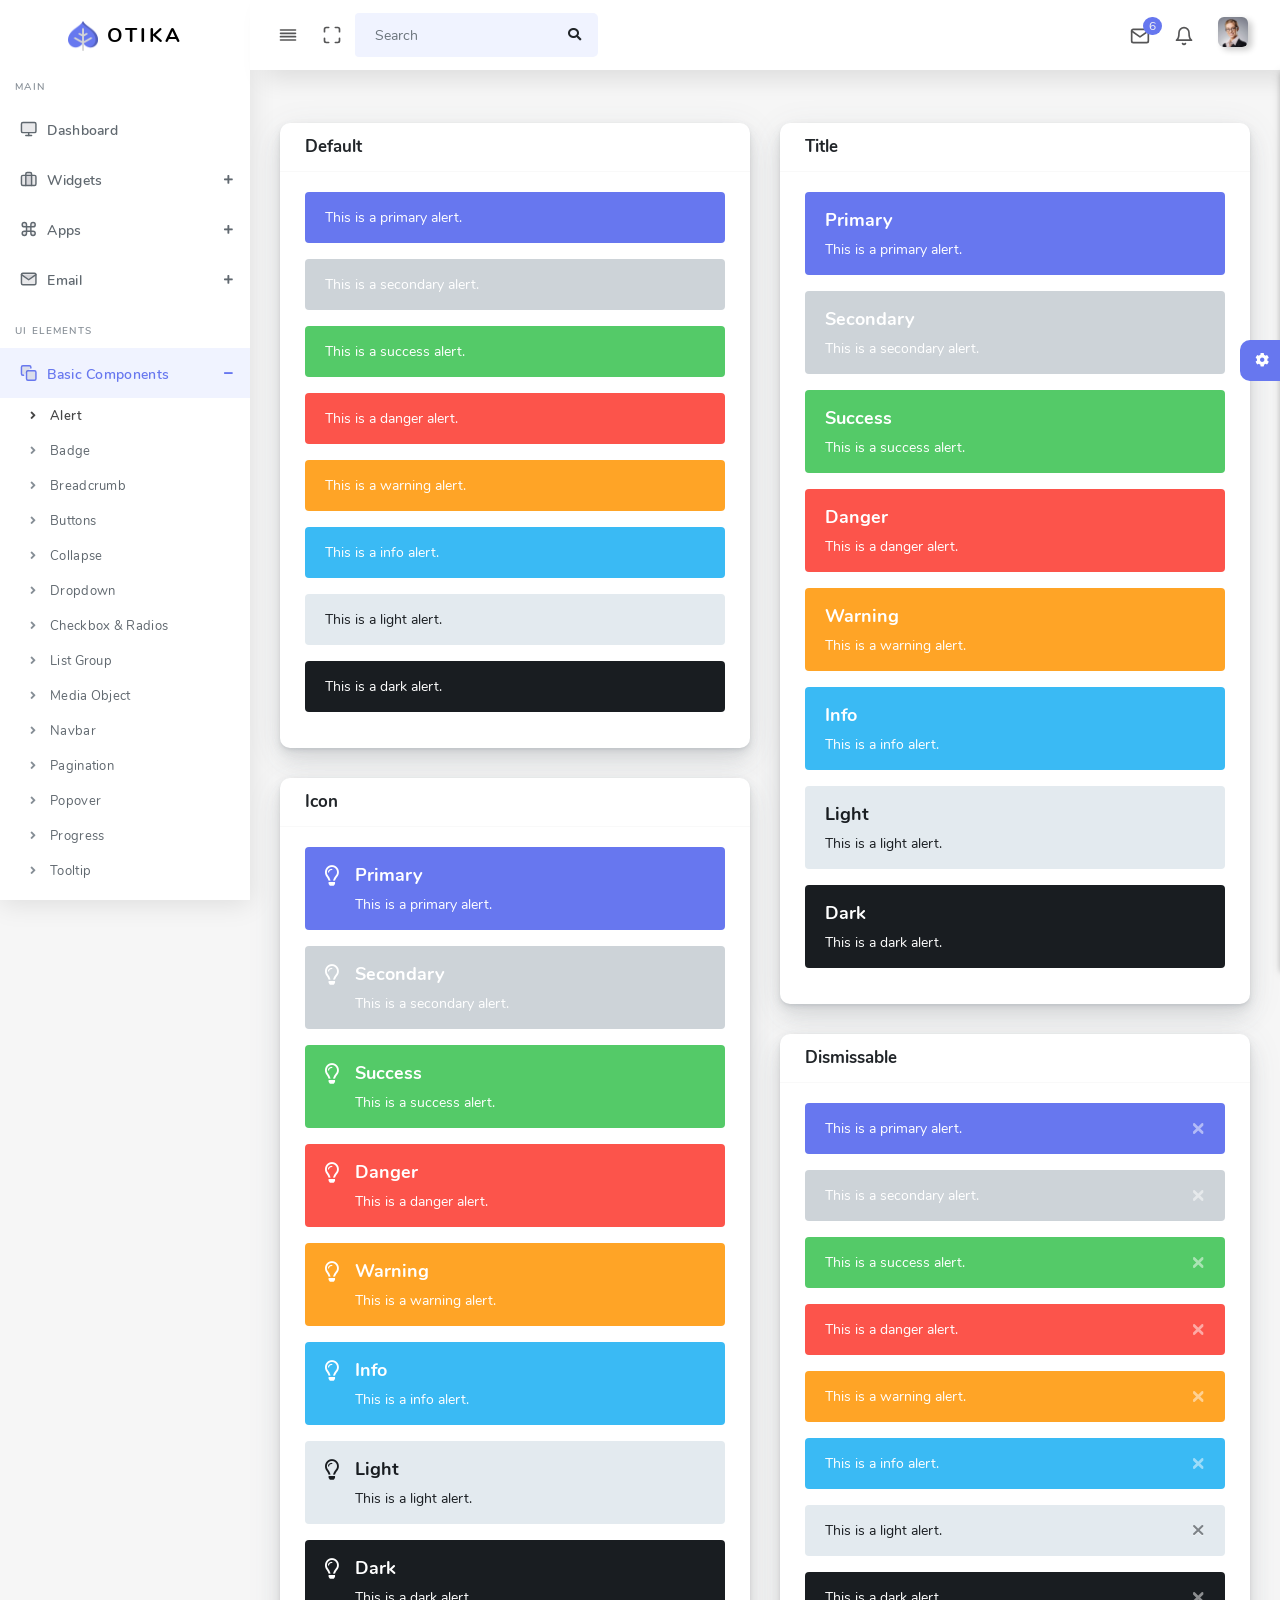
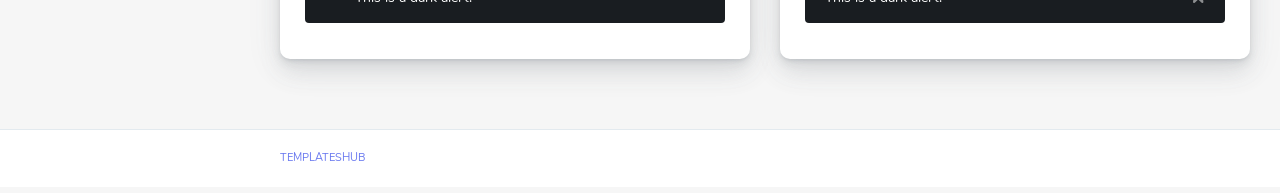
<file: ApiProjeKampi.WebUI/wwwroot/otika-bootstrap-admin-template/alert.html>
<!DOCTYPE html>
<html lang="en">


<!-- alert.html  21 Nov 2019 03:51:00 GMT -->
<head>
  <meta charset="UTF-8">
  <meta content="width=device-width, initial-scale=1, maximum-scale=1, shrink-to-fit=no" name="viewport">
  <title>Otika - Admin Dashboard Template</title>
  <!-- General CSS Files -->
  <link rel="stylesheet" href="assets/css/app.min.css">
  <!-- Template CSS -->
  <link rel="stylesheet" href="assets/css/style.css">
  <link rel="stylesheet" href="assets/css/components.css">
  <!-- Custom style CSS -->
  <link rel="stylesheet" href="assets/css/custom.css">
  <link rel='shortcut icon' type='image/x-icon' href='assets/img/favicon.ico' />
</head>

<body>
  <div class="loader"></div>
  <div id="app">
    <div class="main-wrapper main-wrapper-1">
      <div class="navbar-bg"></div>
      <nav class="navbar navbar-expand-lg main-navbar sticky">
        <div class="form-inline mr-auto">
          <ul class="navbar-nav mr-3">
            <li><a href="#" data-toggle="sidebar" class="nav-link nav-link-lg
									collapse-btn"> <i data-feather="align-justify"></i></a></li>
            <li><a href="#" class="nav-link nav-link-lg fullscreen-btn">
                <i data-feather="maximize"></i>
              </a></li>
            <li>
              <form class="form-inline mr-auto">
                <div class="search-element">
                  <input class="form-control" type="search" placeholder="Search" aria-label="Search" data-width="200">
                  <button class="btn" type="submit">
                    <i class="fas fa-search"></i>
                  </button>
                </div>
              </form>
            </li>
          </ul>
        </div>
        <ul class="navbar-nav navbar-right">
          <li class="dropdown dropdown-list-toggle"><a href="#" data-toggle="dropdown"
              class="nav-link nav-link-lg message-toggle"><i data-feather="mail"></i>
              <span class="badge headerBadge1">
                6 </span> </a>
            <div class="dropdown-menu dropdown-list dropdown-menu-right pullDown">
              <div class="dropdown-header">
                Messages
                <div class="float-right">
                  <a href="#">Mark All As Read</a>
                </div>
              </div>
              <div class="dropdown-list-content dropdown-list-message">
                <a href="#" class="dropdown-item"> <span class="dropdown-item-avatar
											text-white"> <img alt="image" src="assets/img/users/user-1.png" class="rounded-circle">
                  </span> <span class="dropdown-item-desc"> <span class="message-user">John
                      Deo</span>
                    <span class="time messege-text">Please check your mail !!</span>
                    <span class="time">2 Min Ago</span>
                  </span>
                </a> <a href="#" class="dropdown-item"> <span class="dropdown-item-avatar text-white">
                    <img alt="image" src="assets/img/users/user-2.png" class="rounded-circle">
                  </span> <span class="dropdown-item-desc"> <span class="message-user">Sarah
                      Smith</span> <span class="time messege-text">Request for leave
                      application</span>
                    <span class="time">5 Min Ago</span>
                  </span>
                </a> <a href="#" class="dropdown-item"> <span class="dropdown-item-avatar text-white">
                    <img alt="image" src="assets/img/users/user-5.png" class="rounded-circle">
                  </span> <span class="dropdown-item-desc"> <span class="message-user">Jacob
                      Ryan</span> <span class="time messege-text">Your payment invoice is
                      generated.</span> <span class="time">12 Min Ago</span>
                  </span>
                </a> <a href="#" class="dropdown-item"> <span class="dropdown-item-avatar text-white">
                    <img alt="image" src="assets/img/users/user-4.png" class="rounded-circle">
                  </span> <span class="dropdown-item-desc"> <span class="message-user">Lina
                      Smith</span> <span class="time messege-text">hii John, I have upload
                      doc
                      related to task.</span> <span class="time">30
                      Min Ago</span>
                  </span>
                </a> <a href="#" class="dropdown-item"> <span class="dropdown-item-avatar text-white">
                    <img alt="image" src="assets/img/users/user-3.png" class="rounded-circle">
                  </span> <span class="dropdown-item-desc"> <span class="message-user">Jalpa
                      Joshi</span> <span class="time messege-text">Please do as specify.
                      Let me
                      know if you have any query.</span> <span class="time">1
                      Days Ago</span>
                  </span>
                </a> <a href="#" class="dropdown-item"> <span class="dropdown-item-avatar text-white">
                    <img alt="image" src="assets/img/users/user-2.png" class="rounded-circle">
                  </span> <span class="dropdown-item-desc"> <span class="message-user">Sarah
                      Smith</span> <span class="time messege-text">Client Requirements</span>
                    <span class="time">2 Days Ago</span>
                  </span>
                </a>
              </div>
              <div class="dropdown-footer text-center">
                <a href="#">View All <i class="fas fa-chevron-right"></i></a>
              </div>
            </div>
          </li>
          <li class="dropdown dropdown-list-toggle"><a href="#" data-toggle="dropdown"
              class="nav-link notification-toggle nav-link-lg"><i data-feather="bell" class="bell"></i>
            </a>
            <div class="dropdown-menu dropdown-list dropdown-menu-right pullDown">
              <div class="dropdown-header">
                Notifications
                <div class="float-right">
                  <a href="#">Mark All As Read</a>
                </div>
              </div>
              <div class="dropdown-list-content dropdown-list-icons">
                <a href="#" class="dropdown-item dropdown-item-unread"> <span
                    class="dropdown-item-icon bg-primary text-white"> <i class="fas
												fa-code"></i>
                  </span> <span class="dropdown-item-desc"> Template update is
                    available now! <span class="time">2 Min
                      Ago</span>
                  </span>
                </a> <a href="#" class="dropdown-item"> <span class="dropdown-item-icon bg-info text-white"> <i class="far
												fa-user"></i>
                  </span> <span class="dropdown-item-desc"> <b>You</b> and <b>Dedik
                      Sugiharto</b> are now friends <span class="time">10 Hours
                      Ago</span>
                  </span>
                </a> <a href="#" class="dropdown-item"> <span class="dropdown-item-icon bg-success text-white"> <i
                      class="fas
												fa-check"></i>
                  </span> <span class="dropdown-item-desc"> <b>Kusnaedi</b> has
                    moved task <b>Fix bug header</b> to <b>Done</b> <span class="time">12
                      Hours
                      Ago</span>
                  </span>
                </a> <a href="#" class="dropdown-item"> <span class="dropdown-item-icon bg-danger text-white"> <i
                      class="fas fa-exclamation-triangle"></i>
                  </span> <span class="dropdown-item-desc"> Low disk space. Let's
                    clean it! <span class="time">17 Hours Ago</span>
                  </span>
                </a> <a href="#" class="dropdown-item"> <span class="dropdown-item-icon bg-info text-white"> <i class="fas
												fa-bell"></i>
                  </span> <span class="dropdown-item-desc"> Welcome to Otika
                    template! <span class="time">Yesterday</span>
                  </span>
                </a>
              </div>
              <div class="dropdown-footer text-center">
                <a href="#">View All <i class="fas fa-chevron-right"></i></a>
              </div>
            </div>
          </li>
          <li class="dropdown"><a href="#" data-toggle="dropdown"
              class="nav-link dropdown-toggle nav-link-lg nav-link-user"> <img alt="image" src="assets/img/user.png"
                class="user-img-radious-style"> <span class="d-sm-none d-lg-inline-block"></span></a>
            <div class="dropdown-menu dropdown-menu-right pullDown">
              <div class="dropdown-title">Hello Sarah Smith</div>
              <a href="profile.html" class="dropdown-item has-icon"> <i class="far
										fa-user"></i> Profile
              </a> <a href="timeline.html" class="dropdown-item has-icon"> <i class="fas fa-bolt"></i>
                Activities
              </a> <a href="#" class="dropdown-item has-icon"> <i class="fas fa-cog"></i>
                Settings
              </a>
              <div class="dropdown-divider"></div>
              <a href="auth-login.html" class="dropdown-item has-icon text-danger"> <i class="fas fa-sign-out-alt"></i>
                Logout
              </a>
            </div>
          </li>
        </ul>
      </nav>
      <div class="main-sidebar sidebar-style-2">
        <aside id="sidebar-wrapper">
          <div class="sidebar-brand">
            <a href="index.html"> <img alt="image" src="assets/img/logo.png" class="header-logo" /> <span
                class="logo-name">Otika</span>
            </a>
          </div>
          <ul class="sidebar-menu">
            <li class="menu-header">Main</li>
            <li class="dropdown">
              <a href="index.html" class="nav-link"><i data-feather="monitor"></i><span>Dashboard</span></a>
            </li>
            <li class="dropdown">
              <a href="#" class="menu-toggle nav-link has-dropdown"><i
                  data-feather="briefcase"></i><span>Widgets</span></a>
              <ul class="dropdown-menu">
                <li><a class="nav-link" href="widget-chart.html">Chart Widgets</a></li>
                <li><a class="nav-link" href="widget-data.html">Data Widgets</a></li>
              </ul>
            </li>
            <li class="dropdown">
              <a href="#" class="menu-toggle nav-link has-dropdown"><i data-feather="command"></i><span>Apps</span></a>
              <ul class="dropdown-menu">
                <li><a class="nav-link" href="chat.html">Chat</a></li>
                <li><a class="nav-link" href="portfolio.html">Portfolio</a></li>
                <li><a class="nav-link" href="blog.html">Blog</a></li>
                <li><a class="nav-link" href="calendar.html">Calendar</a></li>
              </ul>
            </li>
            <li class="dropdown">
              <a href="#" class="menu-toggle nav-link has-dropdown"><i data-feather="mail"></i><span>Email</span></a>
              <ul class="dropdown-menu">
                <li><a class="nav-link" href="email-inbox.html">Inbox</a></li>
                <li><a class="nav-link" href="email-compose.html">Compose</a></li>
                <li><a class="nav-link" href="email-read.html">read</a></li>
              </ul>
            </li>
            <li class="menu-header">UI Elements</li>
            <li class="dropdown active">
              <a href="#" class="menu-toggle nav-link has-dropdown"><i data-feather="copy"></i><span>Basic
                  Components</span></a>
              <ul class="dropdown-menu">
                <li class="active"><a class="nav-link" href="alert.html">Alert</a></li>
                <li><a class="nav-link" href="badge.html">Badge</a></li>
                <li><a class="nav-link" href="breadcrumb.html">Breadcrumb</a></li>
                <li><a class="nav-link" href="buttons.html">Buttons</a></li>
                <li><a class="nav-link" href="collapse.html">Collapse</a></li>
                <li><a class="nav-link" href="dropdown.html">Dropdown</a></li>
                <li><a class="nav-link" href="checkbox-and-radio.html">Checkbox &amp; Radios</a></li>
                <li><a class="nav-link" href="list-group.html">List Group</a></li>
                <li><a class="nav-link" href="media-object.html">Media Object</a></li>
                <li><a class="nav-link" href="navbar.html">Navbar</a></li>
                <li><a class="nav-link" href="pagination.html">Pagination</a></li>
                <li><a class="nav-link" href="popover.html">Popover</a></li>
                <li><a class="nav-link" href="progress.html">Progress</a></li>
                <li><a class="nav-link" href="tooltip.html">Tooltip</a></li>
                <li><a class="nav-link" href="flags.html">Flag</a></li>
                <li><a class="nav-link" href="typography.html">Typography</a></li>
              </ul>
            </li>
            <li class="dropdown">
              <a href="#" class="menu-toggle nav-link has-dropdown"><i
                  data-feather="shopping-bag"></i><span>Advanced</span></a>
              <ul class="dropdown-menu">
                <li><a class="nav-link" href="avatar.html">Avatar</a></li>
                <li><a class="nav-link" href="card.html">Card</a></li>
                <li><a class="nav-link" href="modal.html">Modal</a></li>
                <li><a class="nav-link" href="sweet-alert.html">Sweet Alert</a></li>
                <li><a class="nav-link" href="toastr.html">Toastr</a></li>
                <li><a class="nav-link" href="empty-state.html">Empty State</a></li>
                <li><a class="nav-link" href="multiple-upload.html">Multiple Upload</a></li>
                <li><a class="nav-link" href="pricing.html">Pricing</a></li>
                <li><a class="nav-link" href="tabs.html">Tab</a></li>
              </ul>
            </li>
            <li><a class="nav-link" href="blank.html"><i data-feather="file"></i><span>Blank Page</span></a></li>
            <li class="menu-header">Otika</li>
            <li class="dropdown">
              <a href="#" class="menu-toggle nav-link has-dropdown"><i data-feather="layout"></i><span>Forms</span></a>
              <ul class="dropdown-menu">
                <li><a class="nav-link" href="basic-form.html">Basic Form</a></li>
                <li><a class="nav-link" href="forms-advanced-form.html">Advanced Form</a></li>
                <li><a class="nav-link" href="forms-editor.html">Editor</a></li>
                <li><a class="nav-link" href="forms-validation.html">Validation</a></li>
                <li><a class="nav-link" href="form-wizard.html">Form Wizard</a></li>
              </ul>
            </li>
            <li class="dropdown">
              <a href="#" class="menu-toggle nav-link has-dropdown"><i data-feather="grid"></i><span>Tables</span></a>
              <ul class="dropdown-menu">
                <li><a class="nav-link" href="basic-table.html">Basic Tables</a></li>
                <li><a class="nav-link" href="advance-table.html">Advanced Table</a></li>
                <li><a class="nav-link" href="datatables.html">Datatable</a></li>
                <li><a class="nav-link" href="export-table.html">Export Table</a></li>
                <li><a class="nav-link" href="editable-table.html">Editable Table</a></li>
              </ul>
            </li>
            <li class="dropdown">
              <a href="#" class="menu-toggle nav-link has-dropdown"><i
                  data-feather="pie-chart"></i><span>Charts</span></a>
              <ul class="dropdown-menu">
                <li><a class="nav-link" href="chart-amchart.html">amChart</a></li>
                <li><a class="nav-link" href="chart-apexchart.html">apexchart</a></li>
                <li><a class="nav-link" href="chart-echart.html">eChart</a></li>
                <li><a class="nav-link" href="chart-chartjs.html">Chartjs</a></li>
                <li><a class="nav-link" href="chart-sparkline.html">Sparkline</a></li>
                <li><a class="nav-link" href="chart-morris.html">Morris</a></li>
              </ul>
            </li>
            <li class="dropdown">
              <a href="#" class="menu-toggle nav-link has-dropdown"><i data-feather="feather"></i><span>Icons</span></a>
              <ul class="dropdown-menu">
                <li><a class="nav-link" href="icon-font-awesome.html">Font Awesome</a></li>
                <li><a class="nav-link" href="icon-material.html">Material Design</a></li>
                <li><a class="nav-link" href="icon-ionicons.html">Ion Icons</a></li>
                <li><a class="nav-link" href="icon-feather.html">Feather Icons</a></li>
                <li><a class="nav-link" href="icon-weather-icon.html">Weather Icon</a></li>
              </ul>
            </li>
            <li class="menu-header">Media</li>
            <li class="dropdown">
              <a href="#" class="menu-toggle nav-link has-dropdown"><i data-feather="image"></i><span>Gallery</span></a>
              <ul class="dropdown-menu">
                <li><a class="nav-link" href="light-gallery.html">Light Gallery</a></li>
                <li><a href="gallery1.html">Gallery 2</a></li>
              </ul>
            </li>
            <li class="dropdown">
              <a href="#" class="menu-toggle nav-link has-dropdown"><i data-feather="flag"></i><span>Sliders</span></a>
              <ul class="dropdown-menu">
                <li><a href="carousel.html">Bootstrap Carousel.html</a></li>
                <li><a class="nav-link" href="owl-carousel.html">Owl Carousel</a></li>
              </ul>
            </li>
            <li><a class="nav-link" href="timeline.html"><i data-feather="sliders"></i><span>Timeline</span></a></li>
            <li class="menu-header">Maps</li>
            <li class="dropdown">
              <a href="#" class="menu-toggle nav-link has-dropdown"><i data-feather="map"></i><span>Google
                  Maps</span></a>
              <ul class="dropdown-menu">
                <li><a href="gmaps-advanced-route.html">Advanced Route</a></li>
                <li><a href="gmaps-draggable-marker.html">Draggable Marker</a></li>
                <li><a href="gmaps-geocoding.html">Geocoding</a></li>
                <li><a href="gmaps-geolocation.html">Geolocation</a></li>
                <li><a href="gmaps-marker.html">Marker</a></li>
                <li><a href="gmaps-multiple-marker.html">Multiple Marker</a></li>
                <li><a href="gmaps-route.html">Route</a></li>
                <li><a href="gmaps-simple.html">Simple</a></li>
              </ul>
            </li>
            <li><a class="nav-link" href="vector-map.html"><i data-feather="map-pin"></i><span>Vector
                  Map</span></a></li>
            <li class="menu-header">Pages</li>
            <li class="dropdown">
              <a href="#" class="menu-toggle nav-link has-dropdown"><i
                  data-feather="user-check"></i><span>Auth</span></a>
              <ul class="dropdown-menu">
                <li><a href="auth-login.html">Login</a></li>
                <li><a href="auth-register.html">Register</a></li>
                <li><a href="auth-forgot-password.html">Forgot Password</a></li>
                <li><a href="auth-reset-password.html">Reset Password</a></li>
                <li><a href="subscribe.html">Subscribe</a></li>
              </ul>
            </li>
            <li class="dropdown">
              <a href="#" class="menu-toggle nav-link has-dropdown"><i
                  data-feather="alert-triangle"></i><span>Errors</span></a>
              <ul class="dropdown-menu">
                <li><a class="nav-link" href="errors-503.html">503</a></li>
                <li><a class="nav-link" href="errors-403.html">403</a></li>
                <li><a class="nav-link" href="errors-404.html">404</a></li>
                <li><a class="nav-link" href="errors-500.html">500</a></li>
              </ul>
            </li>
            <li class="dropdown">
              <a href="#" class="menu-toggle nav-link has-dropdown"><i data-feather="anchor"></i><span>Other
                  Pages</span></a>
              <ul class="dropdown-menu">
                <li><a class="nav-link" href="create-post.html">Create Post</a></li>
                <li><a class="nav-link" href="posts.html">Posts</a></li>
                <li><a class="nav-link" href="profile.html">Profile</a></li>
                <li><a class="nav-link" href="contact.html">Contact</a></li>
                <li><a class="nav-link" href="invoice.html">Invoice</a></li>
              </ul>
            </li>
            <li class="dropdown">
              <a href="#" class="menu-toggle nav-link has-dropdown"><i
                  data-feather="chevrons-down"></i><span>Multilevel</span></a>
              <ul class="dropdown-menu">
                <li><a href="#">Menu 1</a></li>
                <li class="dropdown">
                  <a href="#" class="has-dropdown">Menu 2</a>
                  <ul class="dropdown-menu">
                    <li><a href="#">Child Menu 1</a></li>
                    <li class="dropdown">
                      <a href="#" class="has-dropdown">Child Menu 2</a>
                      <ul class="dropdown-menu">
                        <li><a href="#">Child Menu 1</a></li>
                        <li><a href="#">Child Menu 2</a></li>
                      </ul>
                    </li>
                    <li><a href="#"> Child Menu 3</a></li>
                  </ul>
                </li>
              </ul>
            </li>
          </ul>
        </aside>
      </div>
      <!-- Main Content -->
      <div class="main-content">
        <section class="section">
          <div class="section-body">
            <div class="row">
              <div class="col-12 col-md-6 col-lg-6">
                <div class="card">
                  <div class="card-header">
                    <h4>Default</h4>
                  </div>
                  <div class="card-body">
                    <div class="alert alert-primary">
                      This is a primary alert.
                    </div>
                    <div class="alert alert-secondary">
                      This is a secondary alert.
                    </div>
                    <div class="alert alert-success">
                      This is a success alert.
                    </div>
                    <div class="alert alert-danger">
                      This is a danger alert.
                    </div>
                    <div class="alert alert-warning">
                      This is a warning alert.
                    </div>
                    <div class="alert alert-info">
                      This is a info alert.
                    </div>
                    <div class="alert alert-light">
                      This is a light alert.
                    </div>
                    <div class="alert alert-dark">
                      This is a dark alert.
                    </div>
                  </div>
                </div>
                <div class="card">
                  <div class="card-header">
                    <h4>Icon</h4>
                  </div>
                  <div class="card-body">
                    <div class="alert alert-primary alert-has-icon">
                      <div class="alert-icon"><i class="far fa-lightbulb"></i></div>
                      <div class="alert-body">
                        <div class="alert-title">Primary</div>
                        This is a primary alert.
                      </div>
                    </div>
                    <div class="alert alert-secondary alert-has-icon">
                      <div class="alert-icon"><i class="far fa-lightbulb"></i></div>
                      <div class="alert-body">
                        <div class="alert-title">Secondary</div>
                        This is a secondary alert.
                      </div>
                    </div>
                    <div class="alert alert-success alert-has-icon">
                      <div class="alert-icon"><i class="far fa-lightbulb"></i></div>
                      <div class="alert-body">
                        <div class="alert-title">Success</div>
                        This is a success alert.
                      </div>
                    </div>
                    <div class="alert alert-danger alert-has-icon">
                      <div class="alert-icon"><i class="far fa-lightbulb"></i></div>
                      <div class="alert-body">
                        <div class="alert-title">Danger</div>
                        This is a danger alert.
                      </div>
                    </div>
                    <div class="alert alert-warning alert-has-icon">
                      <div class="alert-icon"><i class="far fa-lightbulb"></i></div>
                      <div class="alert-body">
                        <div class="alert-title">Warning</div>
                        This is a warning alert.
                      </div>
                    </div>
                    <div class="alert alert-info alert-has-icon">
                      <div class="alert-icon"><i class="far fa-lightbulb"></i></div>
                      <div class="alert-body">
                        <div class="alert-title">Info</div>
                        This is a info alert.
                      </div>
                    </div>
                    <div class="alert alert-light alert-has-icon">
                      <div class="alert-icon"><i class="far fa-lightbulb"></i></div>
                      <div class="alert-body">
                        <div class="alert-title">Light</div>
                        This is a light alert.
                      </div>
                    </div>
                    <div class="alert alert-dark alert-has-icon">
                      <div class="alert-icon"><i class="far fa-lightbulb"></i></div>
                      <div class="alert-body">
                        <div class="alert-title">Dark</div>
                        This is a dark alert.
                      </div>
                    </div>
                  </div>
                </div>
              </div>
              <div class="col-12 col-md-6 col-lg-6">
                <div class="card">
                  <div class="card-header">
                    <h4>Title</h4>
                  </div>
                  <div class="card-body">
                    <div class="alert alert-primary">
                      <div class="alert-title">Primary</div>
                      This is a primary alert.
                    </div>
                    <div class="alert alert-secondary">
                      <div class="alert-title">Secondary</div>
                      This is a secondary alert.
                    </div>
                    <div class="alert alert-success">
                      <div class="alert-title">Success</div>
                      This is a success alert.
                    </div>
                    <div class="alert alert-danger">
                      <div class="alert-title">Danger</div>
                      This is a danger alert.
                    </div>
                    <div class="alert alert-warning">
                      <div class="alert-title">Warning</div>
                      This is a warning alert.
                    </div>
                    <div class="alert alert-info">
                      <div class="alert-title">Info</div>
                      This is a info alert.
                    </div>
                    <div class="alert alert-light">
                      <div class="alert-title">Light</div>
                      This is a light alert.
                    </div>
                    <div class="alert alert-dark">
                      <div class="alert-title">Dark</div>
                      This is a dark alert.
                    </div>
                  </div>
                </div>
                <div class="card">
                  <div class="card-header">
                    <h4>Dismissable</h4>
                  </div>
                  <div class="card-body">
                    <div class="alert alert-primary alert-dismissible show fade">
                      <div class="alert-body">
                        <button class="close" data-dismiss="alert">
                          <span>&times;</span>
                        </button>
                        This is a primary alert.
                      </div>
                    </div>
                    <div class="alert alert-secondary alert-dismissible show fade">
                      <div class="alert-body">
                        <button class="close" data-dismiss="alert">
                          <span>&times;</span>
                        </button>
                        This is a secondary alert.
                      </div>
                    </div>
                    <div class="alert alert-success alert-dismissible show fade">
                      <div class="alert-body">
                        <button class="close" data-dismiss="alert">
                          <span>&times;</span>
                        </button>
                        This is a success alert.
                      </div>
                    </div>
                    <div class="alert alert-danger alert-dismissible show fade">
                      <div class="alert-body">
                        <button class="close" data-dismiss="alert">
                          <span>&times;</span>
                        </button>
                        This is a danger alert.
                      </div>
                    </div>
                    <div class="alert alert-warning alert-dismissible show fade">
                      <div class="alert-body">
                        <button class="close" data-dismiss="alert">
                          <span>&times;</span>
                        </button>
                        This is a warning alert.
                      </div>
                    </div>
                    <div class="alert alert-info alert-dismissible show fade">
                      <div class="alert-body">
                        <button class="close" data-dismiss="alert">
                          <span>&times;</span>
                        </button>
                        This is a info alert.
                      </div>
                    </div>
                    <div class="alert alert-light alert-dismissible show fade">
                      <div class="alert-body">
                        <button class="close" data-dismiss="alert">
                          <span>&times;</span>
                        </button>
                        This is a light alert.
                      </div>
                    </div>
                    <div class="alert alert-dark alert-dismissible show fade">
                      <div class="alert-body">
                        <button class="close" data-dismiss="alert">
                          <span>&times;</span>
                        </button>
                        This is a dark alert.
                      </div>
                    </div>
                  </div>
                </div>
              </div>
            </div>
          </div>
        </section>
        <div class="settingSidebar">
          <a href="javascript:void(0)" class="settingPanelToggle"> <i class="fa fa-spin fa-cog"></i>
          </a>
          <div class="settingSidebar-body ps-container ps-theme-default">
            <div class=" fade show active">
              <div class="setting-panel-header">Setting Panel
              </div>
              <div class="p-15 border-bottom">
                <h6 class="font-medium m-b-10">Select Layout</h6>
                <div class="selectgroup layout-color w-50">
                  <label class="selectgroup-item">
                    <input type="radio" name="value" value="1" class="selectgroup-input-radio select-layout" checked>
                    <span class="selectgroup-button">Light</span>
                  </label>
                  <label class="selectgroup-item">
                    <input type="radio" name="value" value="2" class="selectgroup-input-radio select-layout">
                    <span class="selectgroup-button">Dark</span>
                  </label>
                </div>
              </div>
              <div class="p-15 border-bottom">
                <h6 class="font-medium m-b-10">Sidebar Color</h6>
                <div class="selectgroup selectgroup-pills sidebar-color">
                  <label class="selectgroup-item">
                    <input type="radio" name="icon-input" value="1" class="selectgroup-input select-sidebar">
                    <span class="selectgroup-button selectgroup-button-icon" data-toggle="tooltip"
                      data-original-title="Light Sidebar"><i class="fas fa-sun"></i></span>
                  </label>
                  <label class="selectgroup-item">
                    <input type="radio" name="icon-input" value="2" class="selectgroup-input select-sidebar" checked>
                    <span class="selectgroup-button selectgroup-button-icon" data-toggle="tooltip"
                      data-original-title="Dark Sidebar"><i class="fas fa-moon"></i></span>
                  </label>
                </div>
              </div>
              <div class="p-15 border-bottom">
                <h6 class="font-medium m-b-10">Color Theme</h6>
                <div class="theme-setting-options">
                  <ul class="choose-theme list-unstyled mb-0">
                    <li title="white" class="active">
                      <div class="white"></div>
                    </li>
                    <li title="cyan">
                      <div class="cyan"></div>
                    </li>
                    <li title="black">
                      <div class="black"></div>
                    </li>
                    <li title="purple">
                      <div class="purple"></div>
                    </li>
                    <li title="orange">
                      <div class="orange"></div>
                    </li>
                    <li title="green">
                      <div class="green"></div>
                    </li>
                    <li title="red">
                      <div class="red"></div>
                    </li>
                  </ul>
                </div>
              </div>
              <div class="p-15 border-bottom">
                <div class="theme-setting-options">
                  <label class="m-b-0">
                    <input type="checkbox" name="custom-switch-checkbox" class="custom-switch-input"
                      id="mini_sidebar_setting">
                    <span class="custom-switch-indicator"></span>
                    <span class="control-label p-l-10">Mini Sidebar</span>
                  </label>
                </div>
              </div>
              <div class="p-15 border-bottom">
                <div class="theme-setting-options">
                  <label class="m-b-0">
                    <input type="checkbox" name="custom-switch-checkbox" class="custom-switch-input"
                      id="sticky_header_setting">
                    <span class="custom-switch-indicator"></span>
                    <span class="control-label p-l-10">Sticky Header</span>
                  </label>
                </div>
              </div>
              <div class="mt-4 mb-4 p-3 align-center rt-sidebar-last-ele">
                <a href="#" class="btn btn-icon icon-left btn-primary btn-restore-theme">
                  <i class="fas fa-undo"></i> Restore Default
                </a>
              </div>
            </div>
          </div>
        </div>
      </div>
      <footer class="main-footer">
        <div class="footer-left">
          <a href="templateshub.net">Templateshub</a></a>
        </div>
        <div class="footer-right">
        </div>
      </footer>
    </div>
  </div>
  <!-- General JS Scripts -->
  <script src="assets/js/app.min.js"></script>
  <!-- JS Libraies -->
  <!-- Page Specific JS File -->
  <!-- Template JS File -->
  <script src="assets/js/scripts.js"></script>
  <!-- Custom JS File -->
  <script src="assets/js/custom.js"></script>
</body>


<!-- alert.html  21 Nov 2019 03:51:00 GMT -->
</html>
</file>
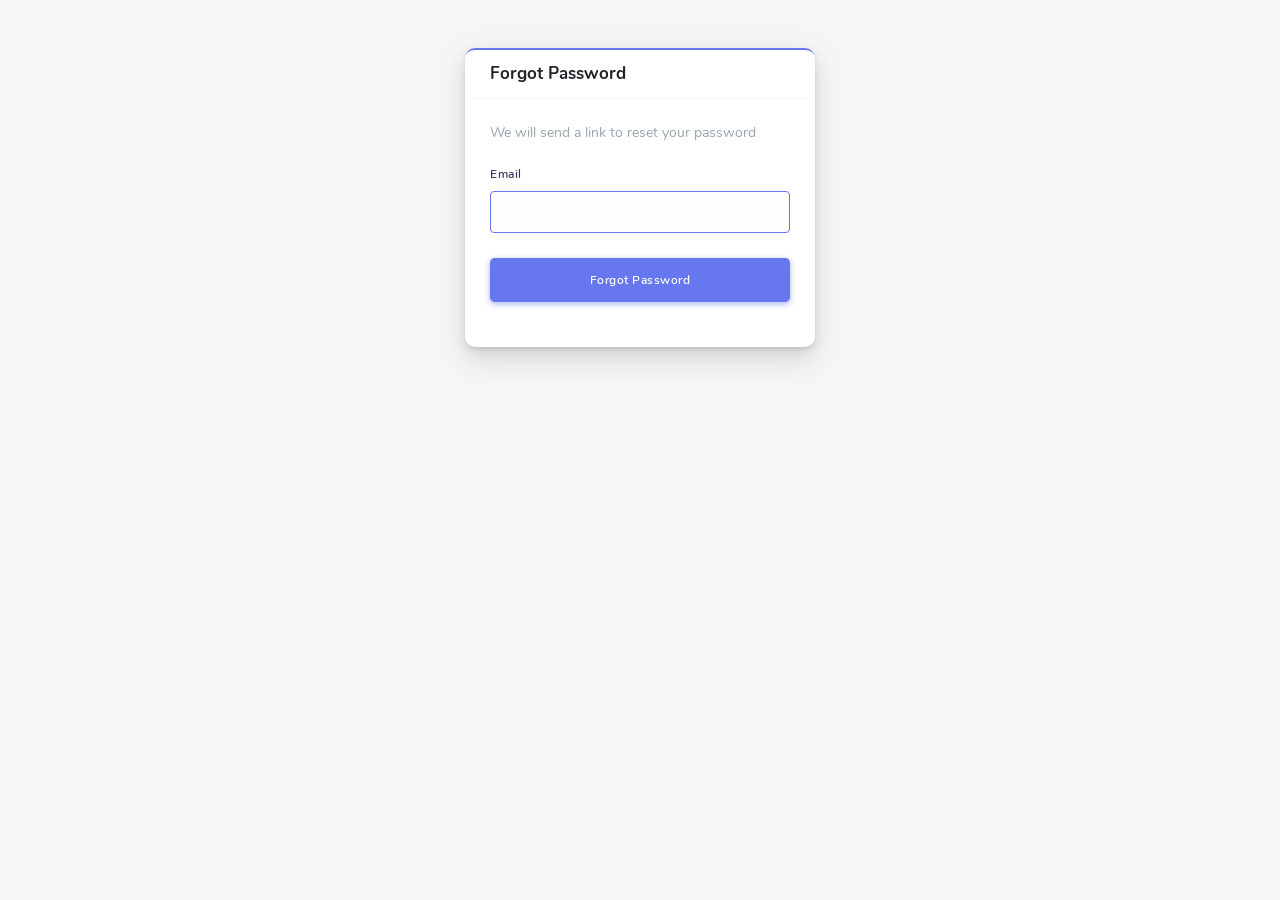
<file: ApiProjeKampi.WebUI/wwwroot/otika-bootstrap-admin-template/auth-forgot-password.html>
<!DOCTYPE html>
<html lang="en">


<!-- auth-forgot-password.html  21 Nov 2019 04:05:02 GMT -->
<head>
  <meta charset="UTF-8">
  <meta content="width=device-width, initial-scale=1, maximum-scale=1, shrink-to-fit=no" name="viewport">
  <title>Otika - Admin Dashboard Template</title>
  <!-- General CSS Files -->
  <link rel="stylesheet" href="assets/css/app.min.css">
  <!-- Template CSS -->
  <link rel="stylesheet" href="assets/css/style.css">
  <link rel="stylesheet" href="assets/css/components.css">
  <!-- Custom style CSS -->
  <link rel="stylesheet" href="assets/css/custom.css">
  <link rel='shortcut icon' type='image/x-icon' href='assets/img/favicon.ico' />
</head>

<body>
  <div class="loader"></div>
  <div id="app">
    <section class="section">
      <div class="container mt-5">
        <div class="row">
          <div class="col-12 col-sm-8 offset-sm-2 col-md-6 offset-md-3 col-lg-6 offset-lg-3 col-xl-4 offset-xl-4">
            <div class="card card-primary">
              <div class="card-header">
                <h4>Forgot Password</h4>
              </div>
              <div class="card-body">
                <p class="text-muted">We will send a link to reset your password</p>
                <form method="POST">
                  <div class="form-group">
                    <label for="email">Email</label>
                    <input id="email" type="email" class="form-control" name="email" tabindex="1" required autofocus>
                  </div>
                  <div class="form-group">
                    <button type="submit" class="btn btn-primary btn-lg btn-block" tabindex="4">
                      Forgot Password
                    </button>
                  </div>
                </form>
              </div>
            </div>
          </div>
        </div>
      </div>
    </section>
  </div>
  <!-- General JS Scripts -->
  <script src="assets/js/app.min.js"></script>
  <!-- JS Libraies -->
  <!-- Page Specific JS File -->
  <!-- Template JS File -->
  <script src="assets/js/scripts.js"></script>
  <!-- Custom JS File -->
  <script src="assets/js/custom.js"></script>
</body>


<!-- auth-forgot-password.html  21 Nov 2019 04:05:02 GMT -->
</html>
</file>
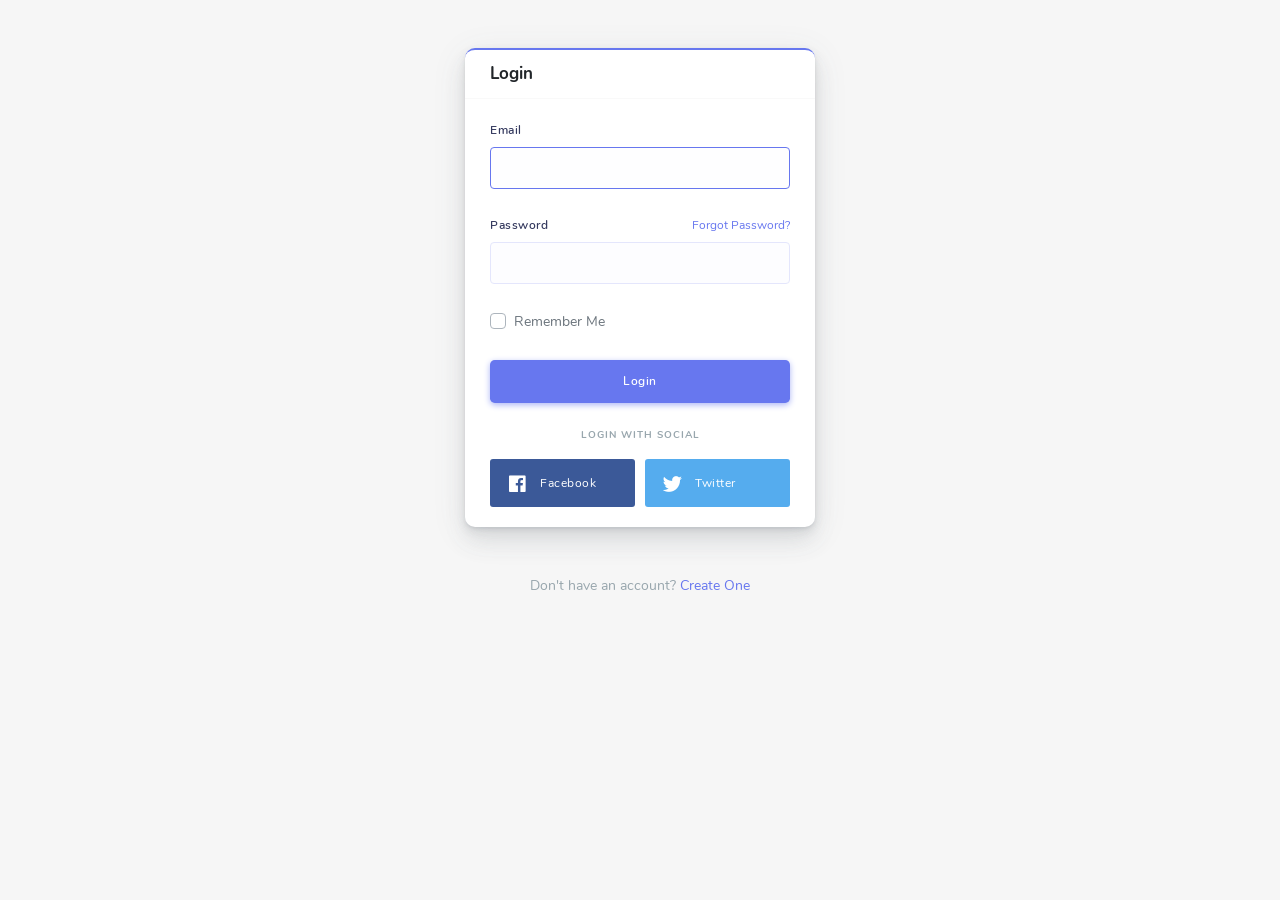
<file: ApiProjeKampi.WebUI/wwwroot/otika-bootstrap-admin-template/auth-login.html>
<!DOCTYPE html>
<html lang="en">


<!-- auth-login.html  21 Nov 2019 03:49:32 GMT -->
<head>
  <meta charset="UTF-8">
  <meta content="width=device-width, initial-scale=1, maximum-scale=1, shrink-to-fit=no" name="viewport">
  <title>Otika - Admin Dashboard Template</title>
  <!-- General CSS Files -->
  <link rel="stylesheet" href="assets/css/app.min.css">
  <link rel="stylesheet" href="assets/bundles/bootstrap-social/bootstrap-social.css">
  <!-- Template CSS -->
  <link rel="stylesheet" href="assets/css/style.css">
  <link rel="stylesheet" href="assets/css/components.css">
  <!-- Custom style CSS -->
  <link rel="stylesheet" href="assets/css/custom.css">
  <link rel='shortcut icon' type='image/x-icon' href='assets/img/favicon.ico' />
</head>

<body>
  <div class="loader"></div>
  <div id="app">
    <section class="section">
      <div class="container mt-5">
        <div class="row">
          <div class="col-12 col-sm-8 offset-sm-2 col-md-6 offset-md-3 col-lg-6 offset-lg-3 col-xl-4 offset-xl-4">
            <div class="card card-primary">
              <div class="card-header">
                <h4>Login</h4>
              </div>
              <div class="card-body">
                <form method="POST" action="#" class="needs-validation" novalidate="">
                  <div class="form-group">
                    <label for="email">Email</label>
                    <input id="email" type="email" class="form-control" name="email" tabindex="1" required autofocus>
                    <div class="invalid-feedback">
                      Please fill in your email
                    </div>
                  </div>
                  <div class="form-group">
                    <div class="d-block">
                      <label for="password" class="control-label">Password</label>
                      <div class="float-right">
                        <a href="auth-forgot-password.html" class="text-small">
                          Forgot Password?
                        </a>
                      </div>
                    </div>
                    <input id="password" type="password" class="form-control" name="password" tabindex="2" required>
                    <div class="invalid-feedback">
                      please fill in your password
                    </div>
                  </div>
                  <div class="form-group">
                    <div class="custom-control custom-checkbox">
                      <input type="checkbox" name="remember" class="custom-control-input" tabindex="3" id="remember-me">
                      <label class="custom-control-label" for="remember-me">Remember Me</label>
                    </div>
                  </div>
                  <div class="form-group">
                    <button type="submit" class="btn btn-primary btn-lg btn-block" tabindex="4">
                      Login
                    </button>
                  </div>
                </form>
                <div class="text-center mt-4 mb-3">
                  <div class="text-job text-muted">Login With Social</div>
                </div>
                <div class="row sm-gutters">
                  <div class="col-6">
                    <a class="btn btn-block btn-social btn-facebook">
                      <span class="fab fa-facebook"></span> Facebook
                    </a>
                  </div>
                  <div class="col-6">
                    <a class="btn btn-block btn-social btn-twitter">
                      <span class="fab fa-twitter"></span> Twitter
                    </a>
                  </div>
                </div>
              </div>
            </div>
            <div class="mt-5 text-muted text-center">
              Don't have an account? <a href="auth-register.html">Create One</a>
            </div>
          </div>
        </div>
      </div>
    </section>
  </div>
  <!-- General JS Scripts -->
  <script src="assets/js/app.min.js"></script>
  <!-- JS Libraies -->
  <!-- Page Specific JS File -->
  <!-- Template JS File -->
  <script src="assets/js/scripts.js"></script>
  <!-- Custom JS File -->
  <script src="assets/js/custom.js"></script>
</body>


<!-- auth-login.html  21 Nov 2019 03:49:32 GMT -->
</html>
</file>
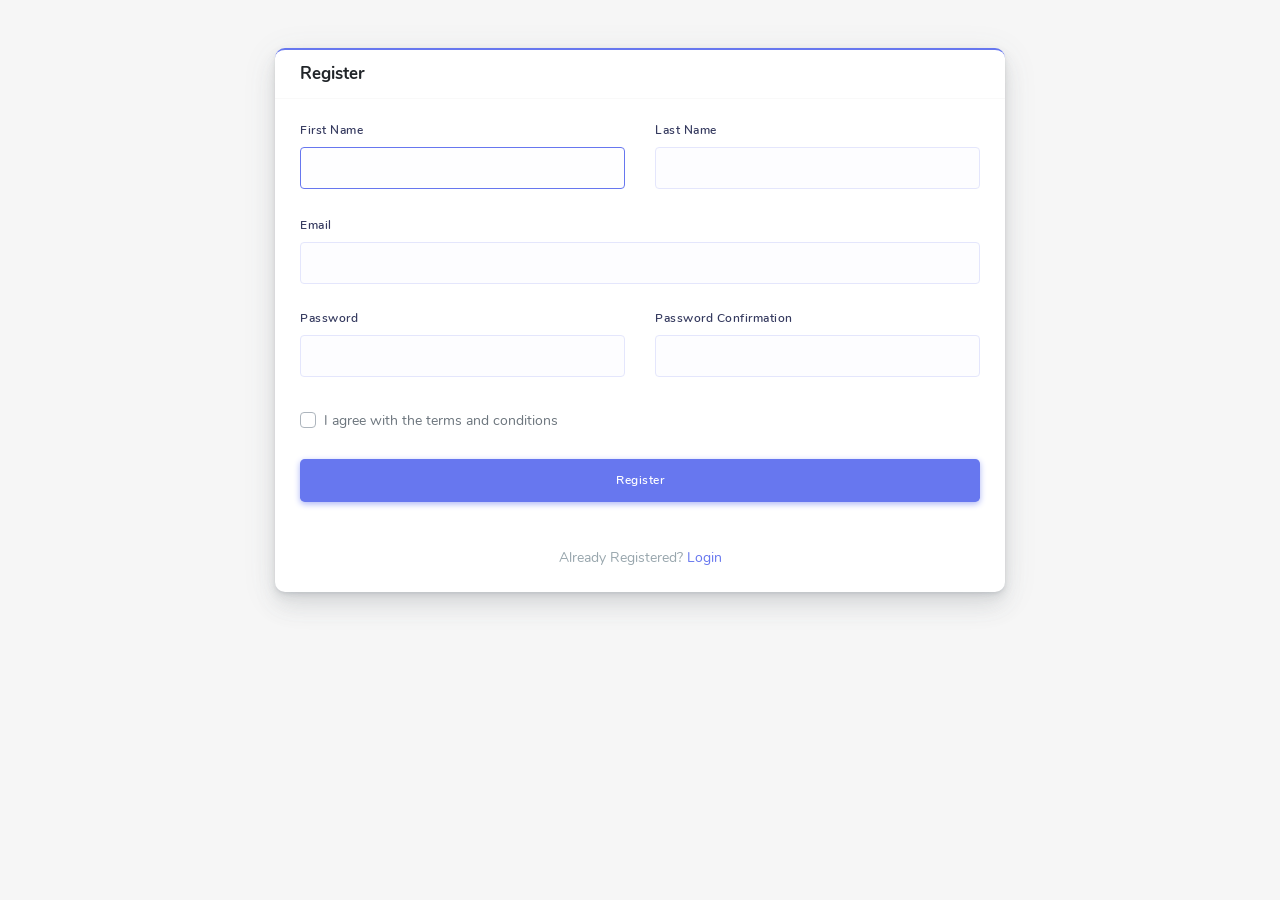
<file: ApiProjeKampi.WebUI/wwwroot/otika-bootstrap-admin-template/auth-register.html>
<!DOCTYPE html>
<html lang="en">


<!-- auth-register.html  21 Nov 2019 04:05:01 GMT -->
<head>
  <meta charset="UTF-8">
  <meta content="width=device-width, initial-scale=1, maximum-scale=1, shrink-to-fit=no" name="viewport">
  <title>Otika - Admin Dashboard Template</title>
  <!-- General CSS Files -->
  <link rel="stylesheet" href="assets/css/app.min.css">
  <link rel="stylesheet" href="assets/bundles/jquery-selectric/selectric.css">
  <!-- Template CSS -->
  <link rel="stylesheet" href="assets/css/style.css">
  <link rel="stylesheet" href="assets/css/components.css">
  <!-- Custom style CSS -->
  <link rel="stylesheet" href="assets/css/custom.css">
  <link rel='shortcut icon' type='image/x-icon' href='assets/img/favicon.ico' />
</head>

<body>
  <div class="loader"></div>
  <div id="app">
    <section class="section">
      <div class="container mt-5">
        <div class="row">
          <div class="col-12 col-sm-10 offset-sm-1 col-md-8 offset-md-2 col-lg-8 offset-lg-2 col-xl-8 offset-xl-2">
            <div class="card card-primary">
              <div class="card-header">
                <h4>Register</h4>
              </div>
              <div class="card-body">
                <form method="POST">
                  <div class="row">
                    <div class="form-group col-6">
                      <label for="frist_name">First Name</label>
                      <input id="frist_name" type="text" class="form-control" name="frist_name" autofocus>
                    </div>
                    <div class="form-group col-6">
                      <label for="last_name">Last Name</label>
                      <input id="last_name" type="text" class="form-control" name="last_name">
                    </div>
                  </div>
                  <div class="form-group">
                    <label for="email">Email</label>
                    <input id="email" type="email" class="form-control" name="email">
                    <div class="invalid-feedback">
                    </div>
                  </div>
                  <div class="row">
                    <div class="form-group col-6">
                      <label for="password" class="d-block">Password</label>
                      <input id="password" type="password" class="form-control pwstrength" data-indicator="pwindicator"
                        name="password">
                      <div id="pwindicator" class="pwindicator">
                        <div class="bar"></div>
                        <div class="label"></div>
                      </div>
                    </div>
                    <div class="form-group col-6">
                      <label for="password2" class="d-block">Password Confirmation</label>
                      <input id="password2" type="password" class="form-control" name="password-confirm">
                    </div>
                  </div>
                  <div class="form-group">
                    <div class="custom-control custom-checkbox">
                      <input type="checkbox" name="agree" class="custom-control-input" id="agree">
                      <label class="custom-control-label" for="agree">I agree with the terms and conditions</label>
                    </div>
                  </div>
                  <div class="form-group">
                    <button type="submit" class="btn btn-primary btn-lg btn-block">
                      Register
                    </button>
                  </div>
                </form>
              </div>
              <div class="mb-4 text-muted text-center">
                Already Registered? <a href="auth-login.html">Login</a>
              </div>
            </div>
          </div>
        </div>
      </div>
    </section>
  </div>
  <!-- General JS Scripts -->
  <script src="assets/js/app.min.js"></script>
  <!-- JS Libraies -->
  <script src="assets/bundles/jquery-pwstrength/jquery.pwstrength.min.js"></script>
  <script src="assets/bundles/jquery-selectric/jquery.selectric.min.js"></script>
  <!-- Page Specific JS File -->
  <script src="assets/js/page/auth-register.js"></script>
  <!-- Template JS File -->
  <script src="assets/js/scripts.js"></script>
  <!-- Custom JS File -->
  <script src="assets/js/custom.js"></script>
</body>


<!-- auth-register.html  21 Nov 2019 04:05:02 GMT -->
</html>
</file>
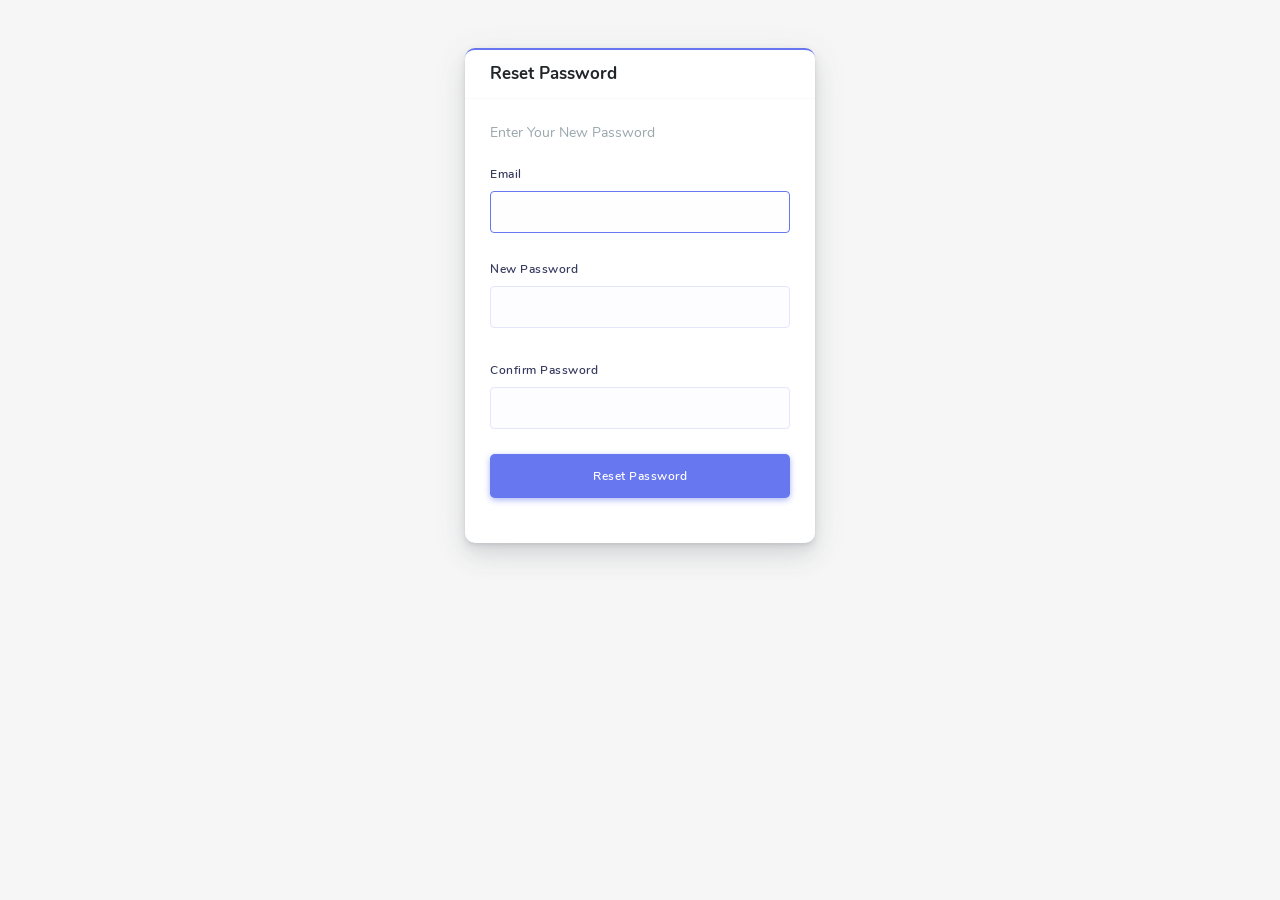
<file: ApiProjeKampi.WebUI/wwwroot/otika-bootstrap-admin-template/auth-reset-password.html>
<!DOCTYPE html>
<html lang="en">


<!-- auth-reset-password.html  21 Nov 2019 04:05:02 GMT -->
<head>
  <meta charset="UTF-8">
  <meta content="width=device-width, initial-scale=1, maximum-scale=1, shrink-to-fit=no" name="viewport">
  <title>Otika - Admin Dashboard Template</title>
  <!-- General CSS Files -->
  <link rel="stylesheet" href="assets/css/app.min.css">
  <!-- Template CSS -->
  <link rel="stylesheet" href="assets/css/style.css">
  <link rel="stylesheet" href="assets/css/components.css">
  <!-- Custom style CSS -->
  <link rel="stylesheet" href="assets/css/custom.css">
  <link rel='shortcut icon' type='image/x-icon' href='assets/img/favicon.ico' />
</head>

<body>
  <div class="loader"></div>
  <div id="app">
    <section class="section">
      <div class="container mt-5">
        <div class="row">
          <div class="col-12 col-sm-8 offset-sm-2 col-md-6 offset-md-3 col-lg-6 offset-lg-3 col-xl-4 offset-xl-4">
            <div class="card card-primary">
              <div class="card-header">
                <h4>Reset Password</h4>
              </div>
              <div class="card-body">
                <p class="text-muted">Enter Your New Password</p>
                <form method="POST">
                  <div class="form-group">
                    <label for="email">Email</label>
                    <input id="email" type="email" class="form-control" name="email" tabindex="1" required autofocus>
                  </div>
                  <div class="form-group">
                    <label for="password">New Password</label>
                    <input id="password" type="password" class="form-control pwstrength" data-indicator="pwindicator"
                      name="password" tabindex="2" required>
                    <div id="pwindicator" class="pwindicator">
                      <div class="bar"></div>
                      <div class="label"></div>
                    </div>
                  </div>
                  <div class="form-group">
                    <label for="password-confirm">Confirm Password</label>
                    <input id="password-confirm" type="password" class="form-control" name="confirm-password"
                      tabindex="2" required>
                  </div>
                  <div class="form-group">
                    <button type="submit" class="btn btn-primary btn-lg btn-block" tabindex="4">
                      Reset Password
                    </button>
                  </div>
                </form>
              </div>
            </div>
          </div>
        </div>
      </div>
    </section>
  </div>
  <!-- General JS Scripts -->
  <script src="assets/js/app.min.js"></script>
  <!-- JS Libraies -->
  <!-- Page Specific JS File -->
  <!-- Template JS File -->
  <script src="assets/js/scripts.js"></script>
  <!-- Custom JS File -->
  <script src="assets/js/custom.js"></script>
</body>


<!-- auth-reset-password.html  21 Nov 2019 04:05:02 GMT -->
</html>
</file>
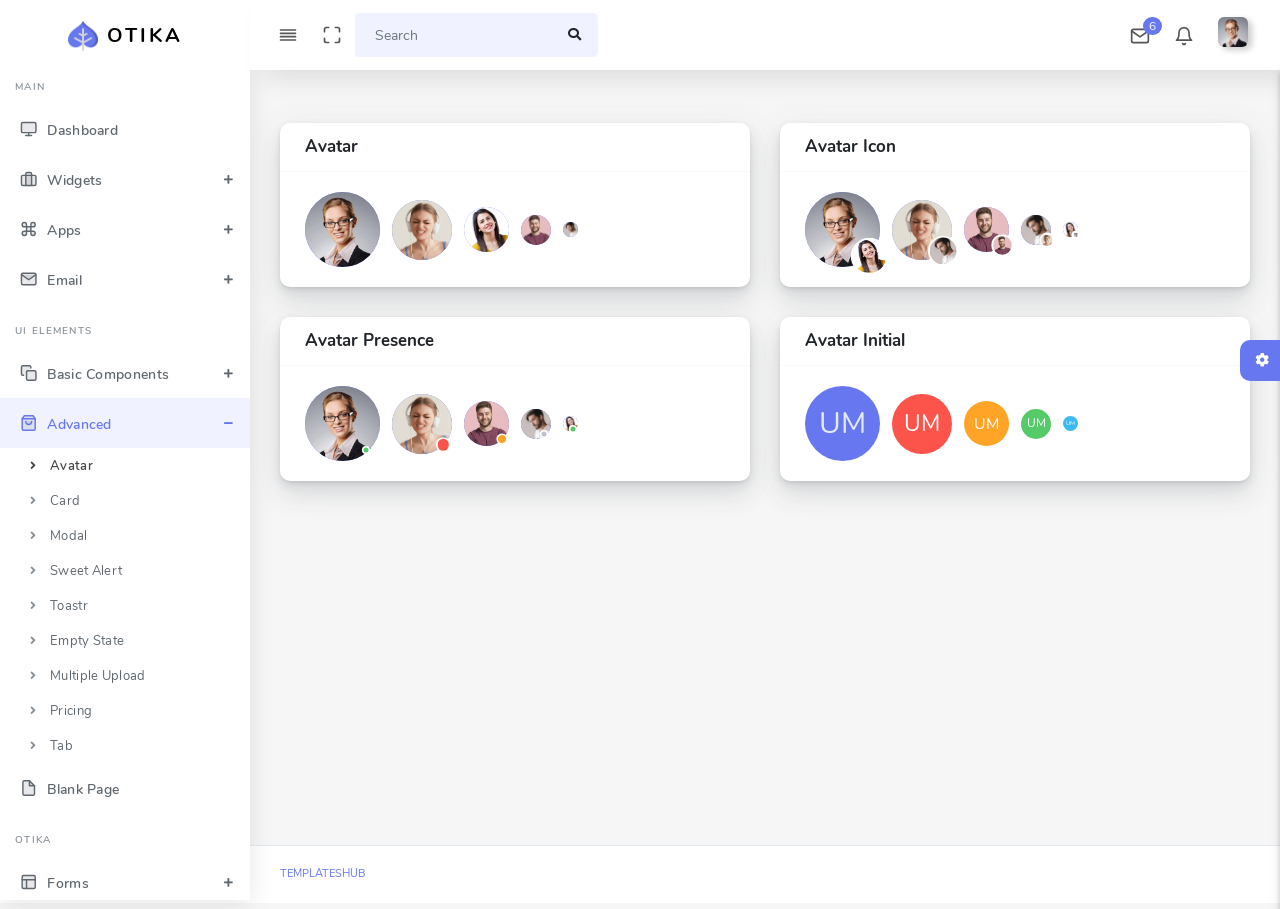
<file: ApiProjeKampi.WebUI/wwwroot/otika-bootstrap-admin-template/avatar.html>
<!DOCTYPE html>
<html lang="en">


<!-- avatar.html  21 Nov 2019 03:54:26 GMT -->
<head>
  <meta charset="UTF-8">
  <meta content="width=device-width, initial-scale=1, maximum-scale=1, shrink-to-fit=no" name="viewport">
  <title>Otika - Admin Dashboard Template</title>
  <!-- General CSS Files -->
  <link rel="stylesheet" href="assets/css/app.min.css">
  <!-- Template CSS -->
  <link rel="stylesheet" href="assets/css/style.css">
  <link rel="stylesheet" href="assets/css/components.css">
  <!-- Custom style CSS -->
  <link rel="stylesheet" href="assets/css/custom.css">
  <link rel='shortcut icon' type='image/x-icon' href='assets/img/favicon.ico' />
</head>

<body>
  <div class="loader"></div>
  <div id="app">
    <div class="main-wrapper main-wrapper-1">
      <div class="navbar-bg"></div>
      <nav class="navbar navbar-expand-lg main-navbar sticky">
        <div class="form-inline mr-auto">
          <ul class="navbar-nav mr-3">
            <li><a href="#" data-toggle="sidebar" class="nav-link nav-link-lg
									collapse-btn"> <i data-feather="align-justify"></i></a></li>
            <li><a href="#" class="nav-link nav-link-lg fullscreen-btn">
                <i data-feather="maximize"></i>
              </a></li>
            <li>
              <form class="form-inline mr-auto">
                <div class="search-element">
                  <input class="form-control" type="search" placeholder="Search" aria-label="Search" data-width="200">
                  <button class="btn" type="submit">
                    <i class="fas fa-search"></i>
                  </button>
                </div>
              </form>
            </li>
          </ul>
        </div>
        <ul class="navbar-nav navbar-right">
          <li class="dropdown dropdown-list-toggle"><a href="#" data-toggle="dropdown"
              class="nav-link nav-link-lg message-toggle"><i data-feather="mail"></i>
              <span class="badge headerBadge1">
                6 </span> </a>
            <div class="dropdown-menu dropdown-list dropdown-menu-right pullDown">
              <div class="dropdown-header">
                Messages
                <div class="float-right">
                  <a href="#">Mark All As Read</a>
                </div>
              </div>
              <div class="dropdown-list-content dropdown-list-message">
                <a href="#" class="dropdown-item"> <span class="dropdown-item-avatar
											text-white"> <img alt="image" src="assets/img/users/user-1.png" class="rounded-circle">
                  </span> <span class="dropdown-item-desc"> <span class="message-user">John
                      Deo</span>
                    <span class="time messege-text">Please check your mail !!</span>
                    <span class="time">2 Min Ago</span>
                  </span>
                </a> <a href="#" class="dropdown-item"> <span class="dropdown-item-avatar text-white">
                    <img alt="image" src="assets/img/users/user-2.png" class="rounded-circle">
                  </span> <span class="dropdown-item-desc"> <span class="message-user">Sarah
                      Smith</span> <span class="time messege-text">Request for leave
                      application</span>
                    <span class="time">5 Min Ago</span>
                  </span>
                </a> <a href="#" class="dropdown-item"> <span class="dropdown-item-avatar text-white">
                    <img alt="image" src="assets/img/users/user-5.png" class="rounded-circle">
                  </span> <span class="dropdown-item-desc"> <span class="message-user">Jacob
                      Ryan</span> <span class="time messege-text">Your payment invoice is
                      generated.</span> <span class="time">12 Min Ago</span>
                  </span>
                </a> <a href="#" class="dropdown-item"> <span class="dropdown-item-avatar text-white">
                    <img alt="image" src="assets/img/users/user-4.png" class="rounded-circle">
                  </span> <span class="dropdown-item-desc"> <span class="message-user">Lina
                      Smith</span> <span class="time messege-text">hii John, I have upload
                      doc
                      related to task.</span> <span class="time">30
                      Min Ago</span>
                  </span>
                </a> <a href="#" class="dropdown-item"> <span class="dropdown-item-avatar text-white">
                    <img alt="image" src="assets/img/users/user-3.png" class="rounded-circle">
                  </span> <span class="dropdown-item-desc"> <span class="message-user">Jalpa
                      Joshi</span> <span class="time messege-text">Please do as specify.
                      Let me
                      know if you have any query.</span> <span class="time">1
                      Days Ago</span>
                  </span>
                </a> <a href="#" class="dropdown-item"> <span class="dropdown-item-avatar text-white">
                    <img alt="image" src="assets/img/users/user-2.png" class="rounded-circle">
                  </span> <span class="dropdown-item-desc"> <span class="message-user">Sarah
                      Smith</span> <span class="time messege-text">Client Requirements</span>
                    <span class="time">2 Days Ago</span>
                  </span>
                </a>
              </div>
              <div class="dropdown-footer text-center">
                <a href="#">View All <i class="fas fa-chevron-right"></i></a>
              </div>
            </div>
          </li>
          <li class="dropdown dropdown-list-toggle"><a href="#" data-toggle="dropdown"
              class="nav-link notification-toggle nav-link-lg"><i data-feather="bell" class="bell"></i>
            </a>
            <div class="dropdown-menu dropdown-list dropdown-menu-right pullDown">
              <div class="dropdown-header">
                Notifications
                <div class="float-right">
                  <a href="#">Mark All As Read</a>
                </div>
              </div>
              <div class="dropdown-list-content dropdown-list-icons">
                <a href="#" class="dropdown-item dropdown-item-unread"> <span
                    class="dropdown-item-icon bg-primary text-white"> <i class="fas
												fa-code"></i>
                  </span> <span class="dropdown-item-desc"> Template update is
                    available now! <span class="time">2 Min
                      Ago</span>
                  </span>
                </a> <a href="#" class="dropdown-item"> <span class="dropdown-item-icon bg-info text-white"> <i class="far
												fa-user"></i>
                  </span> <span class="dropdown-item-desc"> <b>You</b> and <b>Dedik
                      Sugiharto</b> are now friends <span class="time">10 Hours
                      Ago</span>
                  </span>
                </a> <a href="#" class="dropdown-item"> <span class="dropdown-item-icon bg-success text-white"> <i
                      class="fas
												fa-check"></i>
                  </span> <span class="dropdown-item-desc"> <b>Kusnaedi</b> has
                    moved task <b>Fix bug header</b> to <b>Done</b> <span class="time">12
                      Hours
                      Ago</span>
                  </span>
                </a> <a href="#" class="dropdown-item"> <span class="dropdown-item-icon bg-danger text-white"> <i
                      class="fas fa-exclamation-triangle"></i>
                  </span> <span class="dropdown-item-desc"> Low disk space. Let's
                    clean it! <span class="time">17 Hours Ago</span>
                  </span>
                </a> <a href="#" class="dropdown-item"> <span class="dropdown-item-icon bg-info text-white"> <i class="fas
												fa-bell"></i>
                  </span> <span class="dropdown-item-desc"> Welcome to Otika
                    template! <span class="time">Yesterday</span>
                  </span>
                </a>
              </div>
              <div class="dropdown-footer text-center">
                <a href="#">View All <i class="fas fa-chevron-right"></i></a>
              </div>
            </div>
          </li>
          <li class="dropdown"><a href="#" data-toggle="dropdown"
              class="nav-link dropdown-toggle nav-link-lg nav-link-user"> <img alt="image" src="assets/img/user.png"
                class="user-img-radious-style"> <span class="d-sm-none d-lg-inline-block"></span></a>
            <div class="dropdown-menu dropdown-menu-right pullDown">
              <div class="dropdown-title">Hello Sarah Smith</div>
              <a href="profile.html" class="dropdown-item has-icon"> <i class="far
										fa-user"></i> Profile
              </a> <a href="timeline.html" class="dropdown-item has-icon"> <i class="fas fa-bolt"></i>
                Activities
              </a> <a href="#" class="dropdown-item has-icon"> <i class="fas fa-cog"></i>
                Settings
              </a>
              <div class="dropdown-divider"></div>
              <a href="auth-login.html" class="dropdown-item has-icon text-danger"> <i class="fas fa-sign-out-alt"></i>
                Logout
              </a>
            </div>
          </li>
        </ul>
      </nav>
      <div class="main-sidebar sidebar-style-2">
        <aside id="sidebar-wrapper">
          <div class="sidebar-brand">
            <a href="index.html"> <img alt="image" src="assets/img/logo.png" class="header-logo" /> <span
                class="logo-name">Otika</span>
            </a>
          </div>
          <ul class="sidebar-menu">
            <li class="menu-header">Main</li>
            <li class="dropdown">
              <a href="index.html" class="nav-link"><i data-feather="monitor"></i><span>Dashboard</span></a>
            </li>
            <li class="dropdown">
              <a href="#" class="menu-toggle nav-link has-dropdown"><i
                  data-feather="briefcase"></i><span>Widgets</span></a>
              <ul class="dropdown-menu">
                <li><a class="nav-link" href="widget-chart.html">Chart Widgets</a></li>
                <li><a class="nav-link" href="widget-data.html">Data Widgets</a></li>
              </ul>
            </li>
            <li class="dropdown">
              <a href="#" class="menu-toggle nav-link has-dropdown"><i data-feather="command"></i><span>Apps</span></a>
              <ul class="dropdown-menu">
                <li><a class="nav-link" href="chat.html">Chat</a></li>
                <li><a class="nav-link" href="portfolio.html">Portfolio</a></li>
                <li><a class="nav-link" href="blog.html">Blog</a></li>
                <li><a class="nav-link" href="calendar.html">Calendar</a></li>
              </ul>
            </li>
            <li class="dropdown">
              <a href="#" class="menu-toggle nav-link has-dropdown"><i data-feather="mail"></i><span>Email</span></a>
              <ul class="dropdown-menu">
                <li><a class="nav-link" href="email-inbox.html">Inbox</a></li>
                <li><a class="nav-link" href="email-compose.html">Compose</a></li>
                <li><a class="nav-link" href="email-read.html">read</a></li>
              </ul>
            </li>
            <li class="menu-header">UI Elements</li>
            <li class="dropdown">
              <a href="#" class="menu-toggle nav-link has-dropdown"><i data-feather="copy"></i><span>Basic
                  Components</span></a>
              <ul class="dropdown-menu">
                <li><a class="nav-link" href="alert.html">Alert</a></li>
                <li><a class="nav-link" href="badge.html">Badge</a></li>
                <li><a class="nav-link" href="breadcrumb.html">Breadcrumb</a></li>
                <li><a class="nav-link" href="buttons.html">Buttons</a></li>
                <li><a class="nav-link" href="collapse.html">Collapse</a></li>
                <li><a class="nav-link" href="dropdown.html">Dropdown</a></li>
                <li><a class="nav-link" href="checkbox-and-radio.html">Checkbox &amp; Radios</a></li>
                <li><a class="nav-link" href="list-group.html">List Group</a></li>
                <li><a class="nav-link" href="media-object.html">Media Object</a></li>
                <li><a class="nav-link" href="navbar.html">Navbar</a></li>
                <li><a class="nav-link" href="pagination.html">Pagination</a></li>
                <li><a class="nav-link" href="popover.html">Popover</a></li>
                <li><a class="nav-link" href="progress.html">Progress</a></li>
                <li><a class="nav-link" href="tooltip.html">Tooltip</a></li>
                <li><a class="nav-link" href="flags.html">Flag</a></li>
                <li><a class="nav-link" href="typography.html">Typography</a></li>
              </ul>
            </li>
            <li class="dropdown active">
              <a href="#" class="menu-toggle nav-link has-dropdown"><i
                  data-feather="shopping-bag"></i><span>Advanced</span></a>
              <ul class="dropdown-menu">
                <li class="active"><a class="nav-link" href="avatar.html">Avatar</a></li>
                <li><a class="nav-link" href="card.html">Card</a></li>
                <li><a class="nav-link" href="modal.html">Modal</a></li>
                <li><a class="nav-link" href="sweet-alert.html">Sweet Alert</a></li>
                <li><a class="nav-link" href="toastr.html">Toastr</a></li>
                <li><a class="nav-link" href="empty-state.html">Empty State</a></li>
                <li><a class="nav-link" href="multiple-upload.html">Multiple Upload</a></li>
                <li><a class="nav-link" href="pricing.html">Pricing</a></li>
                <li><a class="nav-link" href="tabs.html">Tab</a></li>
              </ul>
            </li>
            <li><a class="nav-link" href="blank.html"><i data-feather="file"></i><span>Blank Page</span></a></li>
            <li class="menu-header">Otika</li>
            <li class="dropdown">
              <a href="#" class="menu-toggle nav-link has-dropdown"><i data-feather="layout"></i><span>Forms</span></a>
              <ul class="dropdown-menu">
                <li><a class="nav-link" href="basic-form.html">Basic Form</a></li>
                <li><a class="nav-link" href="forms-advanced-form.html">Advanced Form</a></li>
                <li><a class="nav-link" href="forms-editor.html">Editor</a></li>
                <li><a class="nav-link" href="forms-validation.html">Validation</a></li>
                <li><a class="nav-link" href="form-wizard.html">Form Wizard</a></li>
              </ul>
            </li>
            <li class="dropdown">
              <a href="#" class="menu-toggle nav-link has-dropdown"><i data-feather="grid"></i><span>Tables</span></a>
              <ul class="dropdown-menu">
                <li><a class="nav-link" href="basic-table.html">Basic Tables</a></li>
                <li><a class="nav-link" href="advance-table.html">Advanced Table</a></li>
                <li><a class="nav-link" href="datatables.html">Datatable</a></li>
                <li><a class="nav-link" href="export-table.html">Export Table</a></li>
                <li><a class="nav-link" href="editable-table.html">Editable Table</a></li>
              </ul>
            </li>
            <li class="dropdown">
              <a href="#" class="menu-toggle nav-link has-dropdown"><i
                  data-feather="pie-chart"></i><span>Charts</span></a>
              <ul class="dropdown-menu">
                <li><a class="nav-link" href="chart-amchart.html">amChart</a></li>
                <li><a class="nav-link" href="chart-apexchart.html">apexchart</a></li>
                <li><a class="nav-link" href="chart-echart.html">eChart</a></li>
                <li><a class="nav-link" href="chart-chartjs.html">Chartjs</a></li>
                <li><a class="nav-link" href="chart-sparkline.html">Sparkline</a></li>
                <li><a class="nav-link" href="chart-morris.html">Morris</a></li>
              </ul>
            </li>
            <li class="dropdown">
              <a href="#" class="menu-toggle nav-link has-dropdown"><i data-feather="feather"></i><span>Icons</span></a>
              <ul class="dropdown-menu">
                <li><a class="nav-link" href="icon-font-awesome.html">Font Awesome</a></li>
                <li><a class="nav-link" href="icon-material.html">Material Design</a></li>
                <li><a class="nav-link" href="icon-ionicons.html">Ion Icons</a></li>
                <li><a class="nav-link" href="icon-feather.html">Feather Icons</a></li>
                <li><a class="nav-link" href="icon-weather-icon.html">Weather Icon</a></li>
              </ul>
            </li>
            <li class="menu-header">Media</li>
            <li class="dropdown">
              <a href="#" class="menu-toggle nav-link has-dropdown"><i data-feather="image"></i><span>Gallery</span></a>
              <ul class="dropdown-menu">
                <li><a class="nav-link" href="light-gallery.html">Light Gallery</a></li>
                <li><a href="gallery1.html">Gallery 2</a></li>
              </ul>
            </li>
            <li class="dropdown">
              <a href="#" class="menu-toggle nav-link has-dropdown"><i data-feather="flag"></i><span>Sliders</span></a>
              <ul class="dropdown-menu">
                <li><a href="carousel.html">Bootstrap Carousel.html</a></li>
                <li><a class="nav-link" href="owl-carousel.html">Owl Carousel</a></li>
              </ul>
            </li>
            <li><a class="nav-link" href="timeline.html"><i data-feather="sliders"></i><span>Timeline</span></a></li>
            <li class="menu-header">Maps</li>
            <li class="dropdown">
              <a href="#" class="menu-toggle nav-link has-dropdown"><i data-feather="map"></i><span>Google
                  Maps</span></a>
              <ul class="dropdown-menu">
                <li><a href="gmaps-advanced-route.html">Advanced Route</a></li>
                <li><a href="gmaps-draggable-marker.html">Draggable Marker</a></li>
                <li><a href="gmaps-geocoding.html">Geocoding</a></li>
                <li><a href="gmaps-geolocation.html">Geolocation</a></li>
                <li><a href="gmaps-marker.html">Marker</a></li>
                <li><a href="gmaps-multiple-marker.html">Multiple Marker</a></li>
                <li><a href="gmaps-route.html">Route</a></li>
                <li><a href="gmaps-simple.html">Simple</a></li>
              </ul>
            </li>
            <li><a class="nav-link" href="vector-map.html"><i data-feather="map-pin"></i><span>Vector
                  Map</span></a></li>
            <li class="menu-header">Pages</li>
            <li class="dropdown">
              <a href="#" class="menu-toggle nav-link has-dropdown"><i
                  data-feather="user-check"></i><span>Auth</span></a>
              <ul class="dropdown-menu">
                <li><a href="auth-login.html">Login</a></li>
                <li><a href="auth-register.html">Register</a></li>
                <li><a href="auth-forgot-password.html">Forgot Password</a></li>
                <li><a href="auth-reset-password.html">Reset Password</a></li>
                <li><a href="subscribe.html">Subscribe</a></li>
              </ul>
            </li>
            <li class="dropdown">
              <a href="#" class="menu-toggle nav-link has-dropdown"><i
                  data-feather="alert-triangle"></i><span>Errors</span></a>
              <ul class="dropdown-menu">
                <li><a class="nav-link" href="errors-503.html">503</a></li>
                <li><a class="nav-link" href="errors-403.html">403</a></li>
                <li><a class="nav-link" href="errors-404.html">404</a></li>
                <li><a class="nav-link" href="errors-500.html">500</a></li>
              </ul>
            </li>
            <li class="dropdown">
              <a href="#" class="menu-toggle nav-link has-dropdown"><i data-feather="anchor"></i><span>Other
                  Pages</span></a>
              <ul class="dropdown-menu">
                <li><a class="nav-link" href="create-post.html">Create Post</a></li>
                <li><a class="nav-link" href="posts.html">Posts</a></li>
                <li><a class="nav-link" href="profile.html">Profile</a></li>
                <li><a class="nav-link" href="contact.html">Contact</a></li>
                <li><a class="nav-link" href="invoice.html">Invoice</a></li>
              </ul>
            </li>
            <li class="dropdown">
              <a href="#" class="menu-toggle nav-link has-dropdown"><i
                  data-feather="chevrons-down"></i><span>Multilevel</span></a>
              <ul class="dropdown-menu">
                <li><a href="#">Menu 1</a></li>
                <li class="dropdown">
                  <a href="#" class="has-dropdown">Menu 2</a>
                  <ul class="dropdown-menu">
                    <li><a href="#">Child Menu 1</a></li>
                    <li class="dropdown">
                      <a href="#" class="has-dropdown">Child Menu 2</a>
                      <ul class="dropdown-menu">
                        <li><a href="#">Child Menu 1</a></li>
                        <li><a href="#">Child Menu 2</a></li>
                      </ul>
                    </li>
                    <li><a href="#"> Child Menu 3</a></li>
                  </ul>
                </li>
              </ul>
            </li>
          </ul>
        </aside>
      </div>
      <!-- Main Content -->
      <div class="main-content">
        <section class="section">
          <div class="section-body">
            <div class="row">
              <div class="col-md-6 col-sm-6 col-12">
                <div class="card">
                  <div class="card-header">
                    <h4>Avatar</h4>
                  </div>
                  <div class="card-body">
                    <figure class="avatar mr-2 avatar-xl">
                      <img src="assets/img/users/user-1.png" alt="...">
                    </figure>
                    <figure class="avatar mr-2 avatar-lg">
                      <img src="assets/img/users/user-2.png" alt="...">
                    </figure>
                    <figure class="avatar mr-2">
                      <img src="assets/img/users/user-5.png" alt="...">
                    </figure>
                    <figure class="avatar mr-2 avatar-sm">
                      <img src="assets/img/users/user-3.png" alt="...">
                    </figure>
                    <figure class="avatar mr-2 avatar-xs">
                      <img src="assets/img/users/user-4.png" alt="...">
                    </figure>
                  </div>
                </div>
              </div>
              <div class="col-md-6 col-sm-6 col-12">
                <div class="card">
                  <div class="card-header">
                    <h4>Avatar Icon</h4>
                  </div>
                  <div class="card-body">
                    <figure class="avatar mr-2 avatar-xl">
                      <img src="assets/img/users/user-1.png" alt="...">
                      <img src="assets/img/users/user-5.png" class="avatar-icon" alt="...">
                    </figure>
                    <figure class="avatar mr-2 avatar-lg">
                      <img src="assets/img/users/user-2.png" alt="...">
                      <img src="assets/img/users/user-4.png" class="avatar-icon" alt="...">
                    </figure>
                    <figure class="avatar mr-2">
                      <img src="assets/img/users/user-3.png" alt="...">
                      <img src="assets/img/users/user-3.png" class="avatar-icon" alt="...">
                    </figure>
                    <figure class="avatar mr-2 avatar-sm">
                      <img src="assets/img/users/user-4.png" alt="...">
                      <img src="assets/img/users/user-2.png" class="avatar-icon" alt="...">
                    </figure>
                    <figure class="avatar mr-2 avatar-xs">
                      <img src="assets/img/users/user-5.png" alt="...">
                      <img src="assets/img/users/user-1.png" class="avatar-icon" alt="...">
                    </figure>
                  </div>
                </div>
              </div>
              <div class="col-md-6 col-sm-6 col-12">
                <div class="card">
                  <div class="card-header">
                    <h4>Avatar Presence</h4>
                  </div>
                  <div class="card-body">
                    <figure class="avatar mr-2 avatar-xl">
                      <img src="assets/img/users/user-1.png" alt="...">
                      <i class="avatar-presence online"></i>
                    </figure>
                    <figure class="avatar mr-2 avatar-lg">
                      <img src="assets/img/users/user-2.png" alt="...">
                      <i class="avatar-presence busy"></i>
                    </figure>
                    <figure class="avatar mr-2">
                      <img src="assets/img/users/user-3.png" alt="...">
                      <i class="avatar-presence away"></i>
                    </figure>
                    <figure class="avatar mr-2 avatar-sm">
                      <img src="assets/img/users/user-4.png" alt="...">
                      <i class="avatar-presence offline"></i>
                    </figure>
                    <figure class="avatar mr-2 avatar-xs">
                      <img src="assets/img/users/user-5.png" alt="...">
                      <i class="avatar-presence online"></i>
                    </figure>
                  </div>
                </div>
              </div>
              <div class="col-md-6 col-sm-6 col-12">
                <div class="card">
                  <div class="card-header">
                    <h4>Avatar Initial</h4>
                  </div>
                  <div class="card-body">
                    <figure class="avatar mr-2 avatar-xl" data-initial="UM"></figure>
                    <figure class="avatar mr-2 avatar-lg bg-danger text-white" data-initial="UM"></figure>
                    <figure class="avatar mr-2 bg-warning text-white" data-initial="UM"></figure>
                    <figure class="avatar mr-2 avatar-sm bg-success text-white" data-initial="UM"></figure>
                    <figure class="avatar mr-2 avatar-xs bg-info text-white" data-initial="UM"></figure>
                  </div>
                </div>
              </div>
            </div>
          </div>
        </section>
        <div class="settingSidebar">
          <a href="javascript:void(0)" class="settingPanelToggle"> <i class="fa fa-spin fa-cog"></i>
          </a>
          <div class="settingSidebar-body ps-container ps-theme-default">
            <div class=" fade show active">
              <div class="setting-panel-header">Setting Panel
              </div>
              <div class="p-15 border-bottom">
                <h6 class="font-medium m-b-10">Select Layout</h6>
                <div class="selectgroup layout-color w-50">
                  <label class="selectgroup-item">
                    <input type="radio" name="value" value="1" class="selectgroup-input-radio select-layout" checked>
                    <span class="selectgroup-button">Light</span>
                  </label>
                  <label class="selectgroup-item">
                    <input type="radio" name="value" value="2" class="selectgroup-input-radio select-layout">
                    <span class="selectgroup-button">Dark</span>
                  </label>
                </div>
              </div>
              <div class="p-15 border-bottom">
                <h6 class="font-medium m-b-10">Sidebar Color</h6>
                <div class="selectgroup selectgroup-pills sidebar-color">
                  <label class="selectgroup-item">
                    <input type="radio" name="icon-input" value="1" class="selectgroup-input select-sidebar">
                    <span class="selectgroup-button selectgroup-button-icon" data-toggle="tooltip"
                      data-original-title="Light Sidebar"><i class="fas fa-sun"></i></span>
                  </label>
                  <label class="selectgroup-item">
                    <input type="radio" name="icon-input" value="2" class="selectgroup-input select-sidebar" checked>
                    <span class="selectgroup-button selectgroup-button-icon" data-toggle="tooltip"
                      data-original-title="Dark Sidebar"><i class="fas fa-moon"></i></span>
                  </label>
                </div>
              </div>
              <div class="p-15 border-bottom">
                <h6 class="font-medium m-b-10">Color Theme</h6>
                <div class="theme-setting-options">
                  <ul class="choose-theme list-unstyled mb-0">
                    <li title="white" class="active">
                      <div class="white"></div>
                    </li>
                    <li title="cyan">
                      <div class="cyan"></div>
                    </li>
                    <li title="black">
                      <div class="black"></div>
                    </li>
                    <li title="purple">
                      <div class="purple"></div>
                    </li>
                    <li title="orange">
                      <div class="orange"></div>
                    </li>
                    <li title="green">
                      <div class="green"></div>
                    </li>
                    <li title="red">
                      <div class="red"></div>
                    </li>
                  </ul>
                </div>
              </div>
              <div class="p-15 border-bottom">
                <div class="theme-setting-options">
                  <label class="m-b-0">
                    <input type="checkbox" name="custom-switch-checkbox" class="custom-switch-input"
                      id="mini_sidebar_setting">
                    <span class="custom-switch-indicator"></span>
                    <span class="control-label p-l-10">Mini Sidebar</span>
                  </label>
                </div>
              </div>
              <div class="p-15 border-bottom">
                <div class="theme-setting-options">
                  <label class="m-b-0">
                    <input type="checkbox" name="custom-switch-checkbox" class="custom-switch-input"
                      id="sticky_header_setting">
                    <span class="custom-switch-indicator"></span>
                    <span class="control-label p-l-10">Sticky Header</span>
                  </label>
                </div>
              </div>
              <div class="mt-4 mb-4 p-3 align-center rt-sidebar-last-ele">
                <a href="#" class="btn btn-icon icon-left btn-primary btn-restore-theme">
                  <i class="fas fa-undo"></i> Restore Default
                </a>
              </div>
            </div>
          </div>
        </div>
      </div>
      <footer class="main-footer">
        <div class="footer-left">
          <a href="templateshub.net">Templateshub</a></a>
        </div>
        <div class="footer-right">
        </div>
      </footer>
    </div>
  </div>
  <!-- General JS Scripts -->
  <script src="assets/js/app.min.js"></script>
  <!-- JS Libraies -->
  <!-- Page Specific JS File -->
  <!-- Template JS File -->
  <script src="assets/js/scripts.js"></script>
  <!-- Custom JS File -->
  <script src="assets/js/custom.js"></script>
</body>


<!-- avatar.html  21 Nov 2019 03:54:26 GMT -->
</html>
</file>
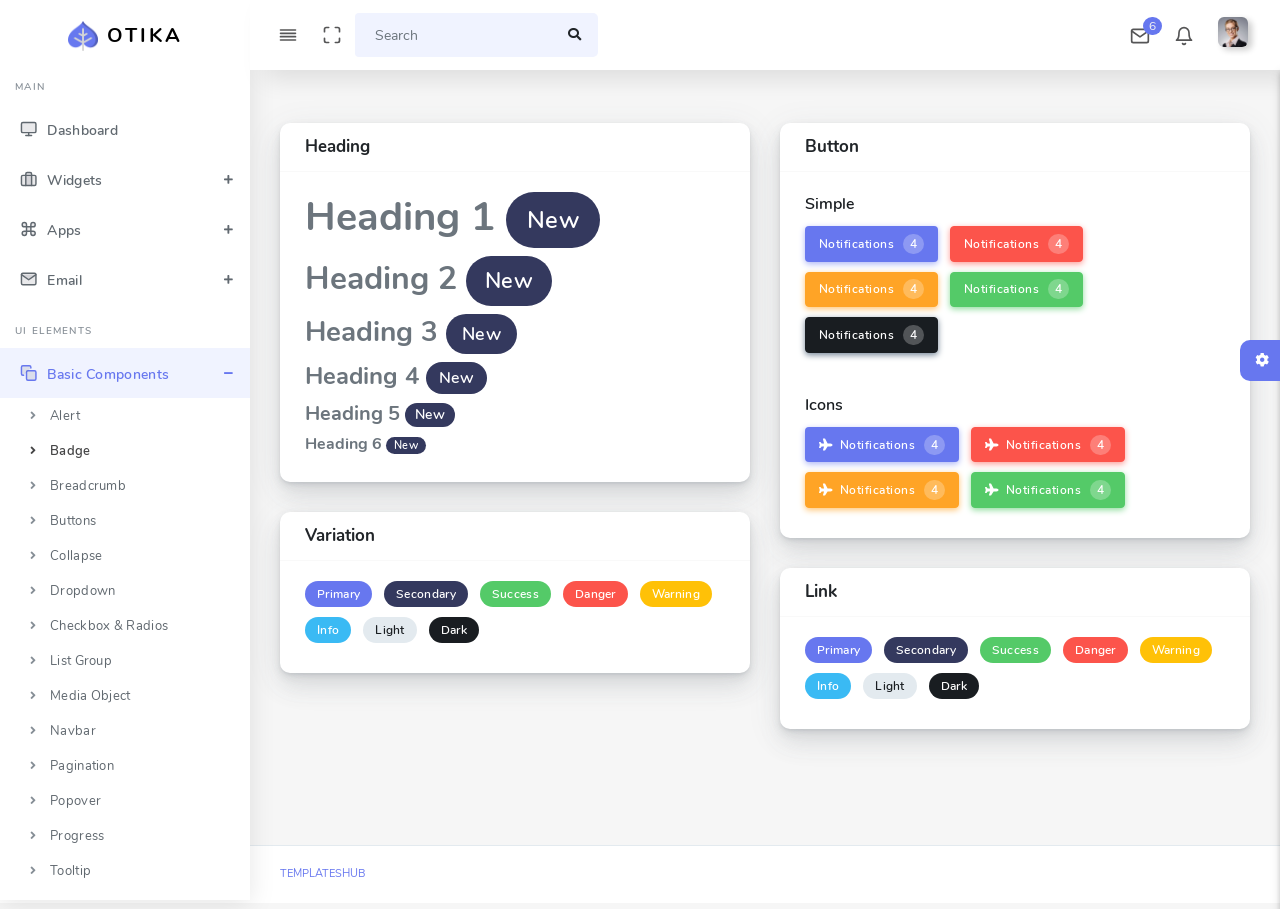
<file: ApiProjeKampi.WebUI/wwwroot/otika-bootstrap-admin-template/badge.html>
<!DOCTYPE html>
<html lang="en">


<!-- badge.html  21 Nov 2019 03:51:00 GMT -->
<head>
  <meta charset="UTF-8">
  <meta content="width=device-width, initial-scale=1, maximum-scale=1, shrink-to-fit=no" name="viewport">
  <title>Otika - Admin Dashboard Template</title>
  <!-- General CSS Files -->
  <link rel="stylesheet" href="assets/css/app.min.css">
  <!-- Template CSS -->
  <link rel="stylesheet" href="assets/css/style.css">
  <link rel="stylesheet" href="assets/css/components.css">
  <!-- Custom style CSS -->
  <link rel="stylesheet" href="assets/css/custom.css">
  <link rel='shortcut icon' type='image/x-icon' href='assets/img/favicon.ico' />
  <script async src="https://www.googletagmanager.com/gtag/js?id=UA-94034622-3"></script>
</head>

<body>
  <div class="loader"></div>
  <div id="app">
    <div class="main-wrapper main-wrapper-1">
      <div class="navbar-bg"></div>
      <nav class="navbar navbar-expand-lg main-navbar sticky">
        <div class="form-inline mr-auto">
          <ul class="navbar-nav mr-3">
            <li><a href="#" data-toggle="sidebar" class="nav-link nav-link-lg
									collapse-btn"> <i data-feather="align-justify"></i></a></li>
            <li><a href="#" class="nav-link nav-link-lg fullscreen-btn">
                <i data-feather="maximize"></i>
              </a></li>
            <li>
              <form class="form-inline mr-auto">
                <div class="search-element">
                  <input class="form-control" type="search" placeholder="Search" aria-label="Search" data-width="200">
                  <button class="btn" type="submit">
                    <i class="fas fa-search"></i>
                  </button>
                </div>
              </form>
            </li>
          </ul>
        </div>
        <ul class="navbar-nav navbar-right">
          <li class="dropdown dropdown-list-toggle"><a href="#" data-toggle="dropdown"
              class="nav-link nav-link-lg message-toggle"><i data-feather="mail"></i>
              <span class="badge headerBadge1">
                6 </span> </a>
            <div class="dropdown-menu dropdown-list dropdown-menu-right pullDown">
              <div class="dropdown-header">
                Messages
                <div class="float-right">
                  <a href="#">Mark All As Read</a>
                </div>
              </div>
              <div class="dropdown-list-content dropdown-list-message">
                <a href="#" class="dropdown-item"> <span class="dropdown-item-avatar
											text-white"> <img alt="image" src="assets/img/users/user-1.png" class="rounded-circle">
                  </span> <span class="dropdown-item-desc"> <span class="message-user">John
                      Deo</span>
                    <span class="time messege-text">Please check your mail !!</span>
                    <span class="time">2 Min Ago</span>
                  </span>
                </a> <a href="#" class="dropdown-item"> <span class="dropdown-item-avatar text-white">
                    <img alt="image" src="assets/img/users/user-2.png" class="rounded-circle">
                  </span> <span class="dropdown-item-desc"> <span class="message-user">Sarah
                      Smith</span> <span class="time messege-text">Request for leave
                      application</span>
                    <span class="time">5 Min Ago</span>
                  </span>
                </a> <a href="#" class="dropdown-item"> <span class="dropdown-item-avatar text-white">
                    <img alt="image" src="assets/img/users/user-5.png" class="rounded-circle">
                  </span> <span class="dropdown-item-desc"> <span class="message-user">Jacob
                      Ryan</span> <span class="time messege-text">Your payment invoice is
                      generated.</span> <span class="time">12 Min Ago</span>
                  </span>
                </a> <a href="#" class="dropdown-item"> <span class="dropdown-item-avatar text-white">
                    <img alt="image" src="assets/img/users/user-4.png" class="rounded-circle">
                  </span> <span class="dropdown-item-desc"> <span class="message-user">Lina
                      Smith</span> <span class="time messege-text">hii John, I have upload
                      doc
                      related to task.</span> <span class="time">30
                      Min Ago</span>
                  </span>
                </a> <a href="#" class="dropdown-item"> <span class="dropdown-item-avatar text-white">
                    <img alt="image" src="assets/img/users/user-3.png" class="rounded-circle">
                  </span> <span class="dropdown-item-desc"> <span class="message-user">Jalpa
                      Joshi</span> <span class="time messege-text">Please do as specify.
                      Let me
                      know if you have any query.</span> <span class="time">1
                      Days Ago</span>
                  </span>
                </a> <a href="#" class="dropdown-item"> <span class="dropdown-item-avatar text-white">
                    <img alt="image" src="assets/img/users/user-2.png" class="rounded-circle">
                  </span> <span class="dropdown-item-desc"> <span class="message-user">Sarah
                      Smith</span> <span class="time messege-text">Client Requirements</span>
                    <span class="time">2 Days Ago</span>
                  </span>
                </a>
              </div>
              <div class="dropdown-footer text-center">
                <a href="#">View All <i class="fas fa-chevron-right"></i></a>
              </div>
            </div>
          </li>
          <li class="dropdown dropdown-list-toggle"><a href="#" data-toggle="dropdown"
              class="nav-link notification-toggle nav-link-lg"><i data-feather="bell" class="bell"></i>
            </a>
            <div class="dropdown-menu dropdown-list dropdown-menu-right pullDown">
              <div class="dropdown-header">
                Notifications
                <div class="float-right">
                  <a href="#">Mark All As Read</a>
                </div>
              </div>
              <div class="dropdown-list-content dropdown-list-icons">
                <a href="#" class="dropdown-item dropdown-item-unread"> <span
                    class="dropdown-item-icon bg-primary text-white"> <i class="fas
												fa-code"></i>
                  </span> <span class="dropdown-item-desc"> Template update is
                    available now! <span class="time">2 Min
                      Ago</span>
                  </span>
                </a> <a href="#" class="dropdown-item"> <span class="dropdown-item-icon bg-info text-white"> <i class="far
												fa-user"></i>
                  </span> <span class="dropdown-item-desc"> <b>You</b> and <b>Dedik
                      Sugiharto</b> are now friends <span class="time">10 Hours
                      Ago</span>
                  </span>
                </a> <a href="#" class="dropdown-item"> <span class="dropdown-item-icon bg-success text-white"> <i
                      class="fas
												fa-check"></i>
                  </span> <span class="dropdown-item-desc"> <b>Kusnaedi</b> has
                    moved task <b>Fix bug header</b> to <b>Done</b> <span class="time">12
                      Hours
                      Ago</span>
                  </span>
                </a> <a href="#" class="dropdown-item"> <span class="dropdown-item-icon bg-danger text-white"> <i
                      class="fas fa-exclamation-triangle"></i>
                  </span> <span class="dropdown-item-desc"> Low disk space. Let's
                    clean it! <span class="time">17 Hours Ago</span>
                  </span>
                </a> <a href="#" class="dropdown-item"> <span class="dropdown-item-icon bg-info text-white"> <i class="fas
												fa-bell"></i>
                  </span> <span class="dropdown-item-desc"> Welcome to Otika
                    template! <span class="time">Yesterday</span>
                  </span>
                </a>
              </div>
              <div class="dropdown-footer text-center">
                <a href="#">View All <i class="fas fa-chevron-right"></i></a>
              </div>
            </div>
          </li>
          <li class="dropdown"><a href="#" data-toggle="dropdown"
              class="nav-link dropdown-toggle nav-link-lg nav-link-user"> <img alt="image" src="assets/img/user.png"
                class="user-img-radious-style"> <span class="d-sm-none d-lg-inline-block"></span></a>
            <div class="dropdown-menu dropdown-menu-right pullDown">
              <div class="dropdown-title">Hello Sarah Smith</div>
              <a href="profile.html" class="dropdown-item has-icon"> <i class="far
										fa-user"></i> Profile
              </a> <a href="timeline.html" class="dropdown-item has-icon"> <i class="fas fa-bolt"></i>
                Activities
              </a> <a href="#" class="dropdown-item has-icon"> <i class="fas fa-cog"></i>
                Settings
              </a>
              <div class="dropdown-divider"></div>
              <a href="auth-login.html" class="dropdown-item has-icon text-danger"> <i class="fas fa-sign-out-alt"></i>
                Logout
              </a>
            </div>
          </li>
        </ul>
      </nav>
      <div class="main-sidebar sidebar-style-2">
        <aside id="sidebar-wrapper">
          <div class="sidebar-brand">
            <a href="index.html"> <img alt="image" src="assets/img/logo.png" class="header-logo" /> <span
                class="logo-name">Otika</span>
            </a>
          </div>
          <ul class="sidebar-menu">
            <li class="menu-header">Main</li>
            <li class="dropdown">
              <a href="index.html" class="nav-link"><i data-feather="monitor"></i><span>Dashboard</span></a>
            </li>
            <li class="dropdown">
              <a href="#" class="menu-toggle nav-link has-dropdown"><i
                  data-feather="briefcase"></i><span>Widgets</span></a>
              <ul class="dropdown-menu">
                <li><a class="nav-link" href="widget-chart.html">Chart Widgets</a></li>
                <li><a class="nav-link" href="widget-data.html">Data Widgets</a></li>
              </ul>
            </li>
            <li class="dropdown">
              <a href="#" class="menu-toggle nav-link has-dropdown"><i data-feather="command"></i><span>Apps</span></a>
              <ul class="dropdown-menu">
                <li><a class="nav-link" href="chat.html">Chat</a></li>
                <li><a class="nav-link" href="portfolio.html">Portfolio</a></li>
                <li><a class="nav-link" href="blog.html">Blog</a></li>
                <li><a class="nav-link" href="calendar.html">Calendar</a></li>
              </ul>
            </li>
            <li class="dropdown">
              <a href="#" class="menu-toggle nav-link has-dropdown"><i data-feather="mail"></i><span>Email</span></a>
              <ul class="dropdown-menu">
                <li><a class="nav-link" href="email-inbox.html">Inbox</a></li>
                <li><a class="nav-link" href="email-compose.html">Compose</a></li>
                <li><a class="nav-link" href="email-read.html">read</a></li>
              </ul>
            </li>
            <li class="menu-header">UI Elements</li>
            <li class="dropdown active">
              <a href="#" class="menu-toggle nav-link has-dropdown"><i data-feather="copy"></i><span>Basic
                  Components</span></a>
              <ul class="dropdown-menu">
                <li><a class="nav-link" href="alert.html">Alert</a></li>
                <li class="active"><a class="nav-link" href="badge.html">Badge</a></li>
                <li><a class="nav-link" href="breadcrumb.html">Breadcrumb</a></li>
                <li><a class="nav-link" href="buttons.html">Buttons</a></li>
                <li><a class="nav-link" href="collapse.html">Collapse</a></li>
                <li><a class="nav-link" href="dropdown.html">Dropdown</a></li>
                <li><a class="nav-link" href="checkbox-and-radio.html">Checkbox &amp; Radios</a></li>
                <li><a class="nav-link" href="list-group.html">List Group</a></li>
                <li><a class="nav-link" href="media-object.html">Media Object</a></li>
                <li><a class="nav-link" href="navbar.html">Navbar</a></li>
                <li><a class="nav-link" href="pagination.html">Pagination</a></li>
                <li><a class="nav-link" href="popover.html">Popover</a></li>
                <li><a class="nav-link" href="progress.html">Progress</a></li>
                <li><a class="nav-link" href="tooltip.html">Tooltip</a></li>
                <li><a class="nav-link" href="flags.html">Flag</a></li>
                <li><a class="nav-link" href="typography.html">Typography</a></li>
              </ul>
            </li>
            <li class="dropdown">
              <a href="#" class="menu-toggle nav-link has-dropdown"><i
                  data-feather="shopping-bag"></i><span>Advanced</span></a>
              <ul class="dropdown-menu">
                <li><a class="nav-link" href="avatar.html">Avatar</a></li>
                <li><a class="nav-link" href="card.html">Card</a></li>
                <li><a class="nav-link" href="modal.html">Modal</a></li>
                <li><a class="nav-link" href="sweet-alert.html">Sweet Alert</a></li>
                <li><a class="nav-link" href="toastr.html">Toastr</a></li>
                <li><a class="nav-link" href="empty-state.html">Empty State</a></li>
                <li><a class="nav-link" href="multiple-upload.html">Multiple Upload</a></li>
                <li><a class="nav-link" href="pricing.html">Pricing</a></li>
                <li><a class="nav-link" href="tabs.html">Tab</a></li>
              </ul>
            </li>
            <li><a class="nav-link" href="blank.html"><i data-feather="file"></i><span>Blank Page</span></a></li>
            <li class="menu-header">Otika</li>
            <li class="dropdown">
              <a href="#" class="menu-toggle nav-link has-dropdown"><i data-feather="layout"></i><span>Forms</span></a>
              <ul class="dropdown-menu">
                <li><a class="nav-link" href="basic-form.html">Basic Form</a></li>
                <li><a class="nav-link" href="forms-advanced-form.html">Advanced Form</a></li>
                <li><a class="nav-link" href="forms-editor.html">Editor</a></li>
                <li><a class="nav-link" href="forms-validation.html">Validation</a></li>
                <li><a class="nav-link" href="form-wizard.html">Form Wizard</a></li>
              </ul>
            </li>
            <li class="dropdown">
              <a href="#" class="menu-toggle nav-link has-dropdown"><i data-feather="grid"></i><span>Tables</span></a>
              <ul class="dropdown-menu">
                <li><a class="nav-link" href="basic-table.html">Basic Tables</a></li>
                <li><a class="nav-link" href="advance-table.html">Advanced Table</a></li>
                <li><a class="nav-link" href="datatables.html">Datatable</a></li>
                <li><a class="nav-link" href="export-table.html">Export Table</a></li>
                <li><a class="nav-link" href="editable-table.html">Editable Table</a></li>
              </ul>
            </li>
            <li class="dropdown">
              <a href="#" class="menu-toggle nav-link has-dropdown"><i
                  data-feather="pie-chart"></i><span>Charts</span></a>
              <ul class="dropdown-menu">
                <li><a class="nav-link" href="chart-amchart.html">amChart</a></li>
                <li><a class="nav-link" href="chart-apexchart.html">apexchart</a></li>
                <li><a class="nav-link" href="chart-echart.html">eChart</a></li>
                <li><a class="nav-link" href="chart-chartjs.html">Chartjs</a></li>
                <li><a class="nav-link" href="chart-sparkline.html">Sparkline</a></li>
                <li><a class="nav-link" href="chart-morris.html">Morris</a></li>
              </ul>
            </li>
            <li class="dropdown">
              <a href="#" class="menu-toggle nav-link has-dropdown"><i data-feather="feather"></i><span>Icons</span></a>
              <ul class="dropdown-menu">
                <li><a class="nav-link" href="icon-font-awesome.html">Font Awesome</a></li>
                <li><a class="nav-link" href="icon-material.html">Material Design</a></li>
                <li><a class="nav-link" href="icon-ionicons.html">Ion Icons</a></li>
                <li><a class="nav-link" href="icon-feather.html">Feather Icons</a></li>
                <li><a class="nav-link" href="icon-weather-icon.html">Weather Icon</a></li>
              </ul>
            </li>
            <li class="menu-header">Media</li>
            <li class="dropdown">
              <a href="#" class="menu-toggle nav-link has-dropdown"><i data-feather="image"></i><span>Gallery</span></a>
              <ul class="dropdown-menu">
                <li><a class="nav-link" href="light-gallery.html">Light Gallery</a></li>
                <li><a href="gallery1.html">Gallery 2</a></li>
              </ul>
            </li>
            <li class="dropdown">
              <a href="#" class="menu-toggle nav-link has-dropdown"><i data-feather="flag"></i><span>Sliders</span></a>
              <ul class="dropdown-menu">
                <li><a href="carousel.html">Bootstrap Carousel.html</a></li>
                <li><a class="nav-link" href="owl-carousel.html">Owl Carousel</a></li>
              </ul>
            </li>
            <li><a class="nav-link" href="timeline.html"><i data-feather="sliders"></i><span>Timeline</span></a></li>
            <li class="menu-header">Maps</li>
            <li class="dropdown">
              <a href="#" class="menu-toggle nav-link has-dropdown"><i data-feather="map"></i><span>Google
                  Maps</span></a>
              <ul class="dropdown-menu">
                <li><a href="gmaps-advanced-route.html">Advanced Route</a></li>
                <li><a href="gmaps-draggable-marker.html">Draggable Marker</a></li>
                <li><a href="gmaps-geocoding.html">Geocoding</a></li>
                <li><a href="gmaps-geolocation.html">Geolocation</a></li>
                <li><a href="gmaps-marker.html">Marker</a></li>
                <li><a href="gmaps-multiple-marker.html">Multiple Marker</a></li>
                <li><a href="gmaps-route.html">Route</a></li>
                <li><a href="gmaps-simple.html">Simple</a></li>
              </ul>
            </li>
            <li><a class="nav-link" href="vector-map.html"><i data-feather="map-pin"></i><span>Vector
                  Map</span></a></li>
            <li class="menu-header">Pages</li>
            <li class="dropdown">
              <a href="#" class="menu-toggle nav-link has-dropdown"><i
                  data-feather="user-check"></i><span>Auth</span></a>
              <ul class="dropdown-menu">
                <li><a href="auth-login.html">Login</a></li>
                <li><a href="auth-register.html">Register</a></li>
                <li><a href="auth-forgot-password.html">Forgot Password</a></li>
                <li><a href="auth-reset-password.html">Reset Password</a></li>
                <li><a href="subscribe.html">Subscribe</a></li>
              </ul>
            </li>
            <li class="dropdown">
              <a href="#" class="menu-toggle nav-link has-dropdown"><i
                  data-feather="alert-triangle"></i><span>Errors</span></a>
              <ul class="dropdown-menu">
                <li><a class="nav-link" href="errors-503.html">503</a></li>
                <li><a class="nav-link" href="errors-403.html">403</a></li>
                <li><a class="nav-link" href="errors-404.html">404</a></li>
                <li><a class="nav-link" href="errors-500.html">500</a></li>
              </ul>
            </li>
            <li class="dropdown">
              <a href="#" class="menu-toggle nav-link has-dropdown"><i data-feather="anchor"></i><span>Other
                  Pages</span></a>
              <ul class="dropdown-menu">
                <li><a class="nav-link" href="create-post.html">Create Post</a></li>
                <li><a class="nav-link" href="posts.html">Posts</a></li>
                <li><a class="nav-link" href="profile.html">Profile</a></li>
                <li><a class="nav-link" href="contact.html">Contact</a></li>
                <li><a class="nav-link" href="invoice.html">Invoice</a></li>
              </ul>
            </li>
            <li class="dropdown">
              <a href="#" class="menu-toggle nav-link has-dropdown"><i
                  data-feather="chevrons-down"></i><span>Multilevel</span></a>
              <ul class="dropdown-menu">
                <li><a href="#">Menu 1</a></li>
                <li class="dropdown">
                  <a href="#" class="has-dropdown">Menu 2</a>
                  <ul class="dropdown-menu">
                    <li><a href="#">Child Menu 1</a></li>
                    <li class="dropdown">
                      <a href="#" class="has-dropdown">Child Menu 2</a>
                      <ul class="dropdown-menu">
                        <li><a href="#">Child Menu 1</a></li>
                        <li><a href="#">Child Menu 2</a></li>
                      </ul>
                    </li>
                    <li><a href="#"> Child Menu 3</a></li>
                  </ul>
                </li>
              </ul>
            </li>
          </ul>
        </aside>
      </div>
      <!-- Main Content -->
      <div class="main-content">
        <section class="section">
          <div class="section-body">
            <div class="row">
              <div class="col-12 col-md-6 col-lg-6">
                <div class="card">
                  <div class="card-header">
                    <h4>Heading</h4>
                  </div>
                  <div class="card-body">
                    <h1>Heading 1 <span class="badge badge-secondary">New</span></h1>
                    <h2>Heading 2 <span class="badge badge-secondary">New</span></h2>
                    <h3>Heading 3 <span class="badge badge-secondary">New</span></h3>
                    <h4>Heading 4 <span class="badge badge-secondary">New</span></h4>
                    <h5>Heading 5 <span class="badge badge-secondary">New</span></h5>
                    <h6>Heading 6 <span class="badge badge-secondary">New</span></h6>
                  </div>
                </div>
                <div class="card">
                  <div class="card-header">
                    <h4>Variation</h4>
                  </div>
                  <div class="card-body">
                    <div class="badges">
                      <span class="badge badge-primary">Primary</span>
                      <span class="badge badge-secondary">Secondary</span>
                      <span class="badge badge-success">Success</span>
                      <span class="badge badge-danger">Danger</span>
                      <span class="badge badge-warning">Warning</span>
                      <span class="badge badge-info">Info</span>
                      <span class="badge badge-light">Light</span>
                      <span class="badge badge-dark">Dark</span>
                    </div>
                  </div>
                </div>
              </div>
              <div class="col-12 col-md-6 col-lg-6">
                <div class="card">
                  <div class="card-header">
                    <h4>Button</h4>
                  </div>
                  <div class="card-body">
                    <div class="buttons">
                      <div class="section-title mt-0">Simple</div>
                      <button type="button" class="btn btn-primary">
                        Notifications <span class="badge badge-transparent">4</span>
                      </button>
                      <button type="button" class="btn btn-danger">
                        Notifications <span class="badge badge-transparent">4</span>
                      </button>
                      <button type="button" class="btn btn-warning">
                        Notifications <span class="badge badge-transparent">4</span>
                      </button>
                      <button type="button" class="btn btn-success">
                        Notifications <span class="badge badge-transparent">4</span>
                      </button>
                      <button type="button" class="btn btn-dark">
                        Notifications <span class="badge badge-transparent">4</span>
                      </button>
                      <div class="section-title">Icons</div>
                      <button type="button" class="btn btn-primary btn-icon icon-left">
                        <i class="fas fa-plane"></i> Notifications <span class="badge badge-transparent">4</span>
                      </button>
                      <button type="button" class="btn btn-danger btn-icon icon-left">
                        <i class="fas fa-plane"></i> Notifications <span class="badge badge-transparent">4</span>
                      </button>
                      <button type="button" class="btn btn-warning btn-icon icon-left">
                        <i class="fas fa-plane"></i> Notifications <span class="badge badge-transparent">4</span>
                      </button>
                      <button type="button" class="btn btn-success btn-icon icon-left">
                        <i class="fas fa-plane"></i> Notifications <span class="badge badge-transparent">4</span>
                      </button>
                    </div>
                  </div>
                </div>
                <div class="card">
                  <div class="card-header">
                    <h4>Link</h4>
                  </div>
                  <div class="card-body">
                    <div class="badges">
                      <a href="#" class="badge badge-primary">Primary</a>
                      <a href="#" class="badge badge-secondary">Secondary</a>
                      <a href="#" class="badge badge-success">Success</a>
                      <a href="#" class="badge badge-danger">Danger</a>
                      <a href="#" class="badge badge-warning">Warning</a>
                      <a href="#" class="badge badge-info">Info</a>
                      <a href="#" class="badge badge-light">Light</a>
                      <a href="#" class="badge badge-dark">Dark</a>
                    </div>
                  </div>
                </div>
              </div>
            </div>
          </div>
        </section>
        <div class="settingSidebar">
          <a href="javascript:void(0)" class="settingPanelToggle"> <i class="fa fa-spin fa-cog"></i>
          </a>
          <div class="settingSidebar-body ps-container ps-theme-default">
            <div class=" fade show active">
              <div class="setting-panel-header">Setting Panel
              </div>
              <div class="p-15 border-bottom">
                <h6 class="font-medium m-b-10">Select Layout</h6>
                <div class="selectgroup layout-color w-50">
                  <label class="selectgroup-item">
                    <input type="radio" name="value" value="1" class="selectgroup-input-radio select-layout" checked>
                    <span class="selectgroup-button">Light</span>
                  </label>
                  <label class="selectgroup-item">
                    <input type="radio" name="value" value="2" class="selectgroup-input-radio select-layout">
                    <span class="selectgroup-button">Dark</span>
                  </label>
                </div>
              </div>
              <div class="p-15 border-bottom">
                <h6 class="font-medium m-b-10">Sidebar Color</h6>
                <div class="selectgroup selectgroup-pills sidebar-color">
                  <label class="selectgroup-item">
                    <input type="radio" name="icon-input" value="1" class="selectgroup-input select-sidebar">
                    <span class="selectgroup-button selectgroup-button-icon" data-toggle="tooltip"
                      data-original-title="Light Sidebar"><i class="fas fa-sun"></i></span>
                  </label>
                  <label class="selectgroup-item">
                    <input type="radio" name="icon-input" value="2" class="selectgroup-input select-sidebar" checked>
                    <span class="selectgroup-button selectgroup-button-icon" data-toggle="tooltip"
                      data-original-title="Dark Sidebar"><i class="fas fa-moon"></i></span>
                  </label>
                </div>
              </div>
              <div class="p-15 border-bottom">
                <h6 class="font-medium m-b-10">Color Theme</h6>
                <div class="theme-setting-options">
                  <ul class="choose-theme list-unstyled mb-0">
                    <li title="white" class="active">
                      <div class="white"></div>
                    </li>
                    <li title="cyan">
                      <div class="cyan"></div>
                    </li>
                    <li title="black">
                      <div class="black"></div>
                    </li>
                    <li title="purple">
                      <div class="purple"></div>
                    </li>
                    <li title="orange">
                      <div class="orange"></div>
                    </li>
                    <li title="green">
                      <div class="green"></div>
                    </li>
                    <li title="red">
                      <div class="red"></div>
                    </li>
                  </ul>
                </div>
              </div>
              <div class="p-15 border-bottom">
                <div class="theme-setting-options">
                  <label class="m-b-0">
                    <input type="checkbox" name="custom-switch-checkbox" class="custom-switch-input"
                      id="mini_sidebar_setting">
                    <span class="custom-switch-indicator"></span>
                    <span class="control-label p-l-10">Mini Sidebar</span>
                  </label>
                </div>
              </div>
              <div class="p-15 border-bottom">
                <div class="theme-setting-options">
                  <label class="m-b-0">
                    <input type="checkbox" name="custom-switch-checkbox" class="custom-switch-input"
                      id="sticky_header_setting">
                    <span class="custom-switch-indicator"></span>
                    <span class="control-label p-l-10">Sticky Header</span>
                  </label>
                </div>
              </div>
              <div class="mt-4 mb-4 p-3 align-center rt-sidebar-last-ele">
                <a href="#" class="btn btn-icon icon-left btn-primary btn-restore-theme">
                  <i class="fas fa-undo"></i> Restore Default
                </a>
              </div>
            </div>
          </div>
        </div>
      </div>
      <footer class="main-footer">
        <div class="footer-left">
          <a href="templateshub.net">Templateshub</a></a>
        </div>
        <div class="footer-right">
        </div>
      </footer>
    </div>
  </div>
  <!-- General JS Scripts -->
  <script src="assets/js/app.min.js"></script>
  <!-- JS Libraies -->
  <!-- Page Specific JS File -->
  <!-- Template JS File -->
  <script src="assets/js/scripts.js"></script>
  <!-- Custom JS File -->
  <script src="assets/js/custom.js"></script>
</body>


<!-- badge.html  21 Nov 2019 03:51:00 GMT -->
</html>
</file>
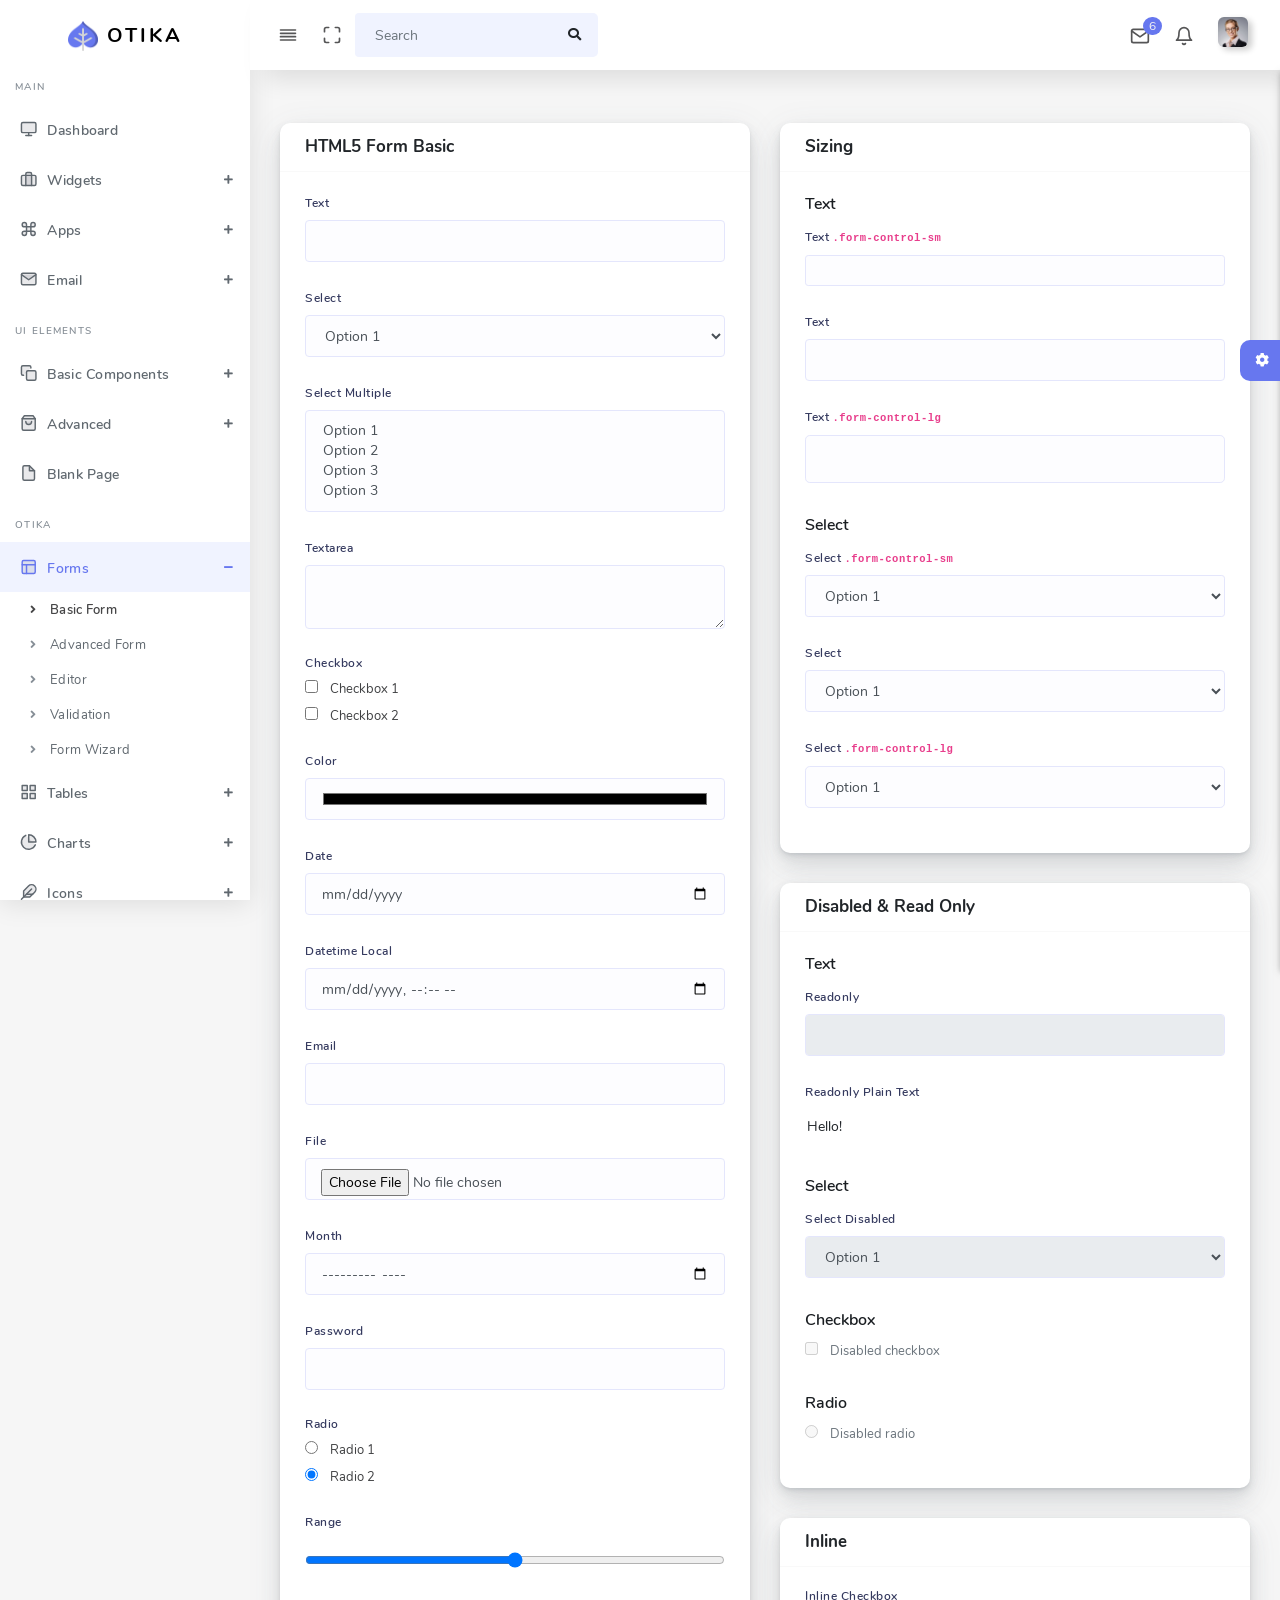
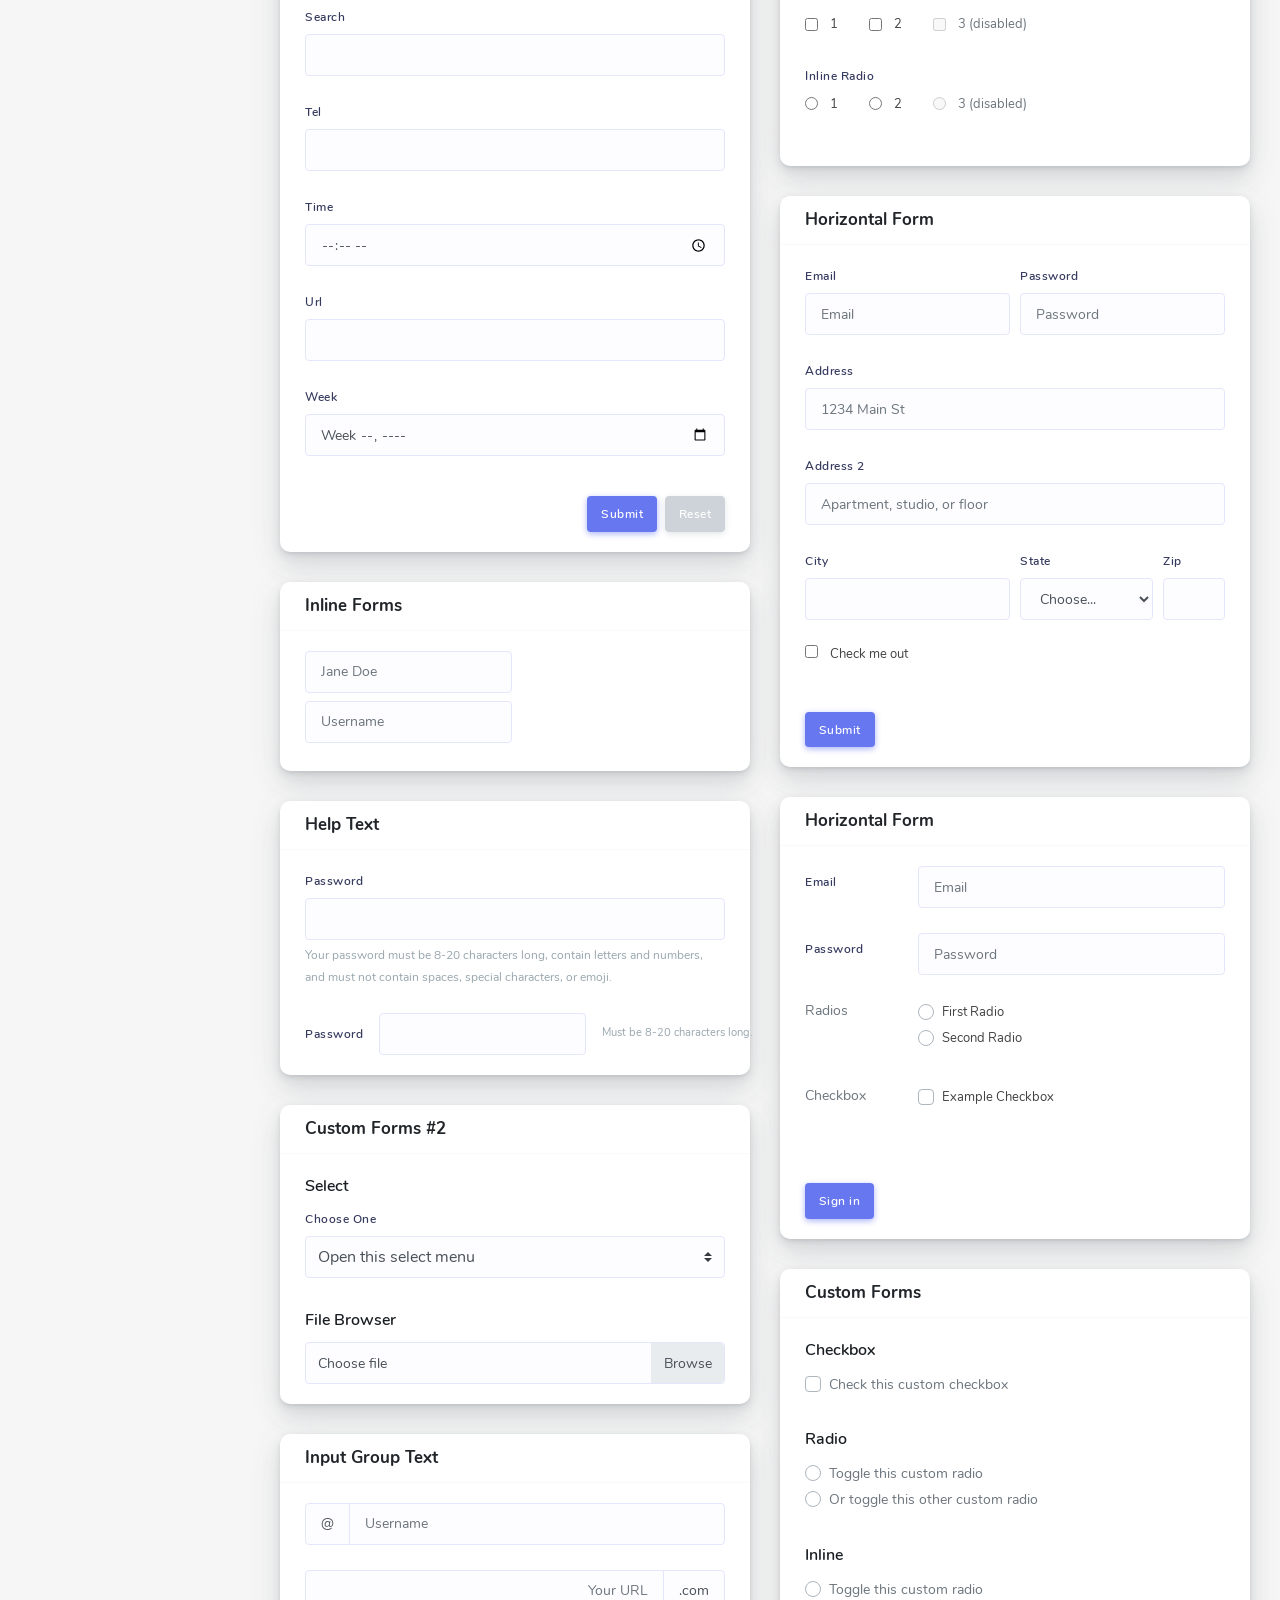
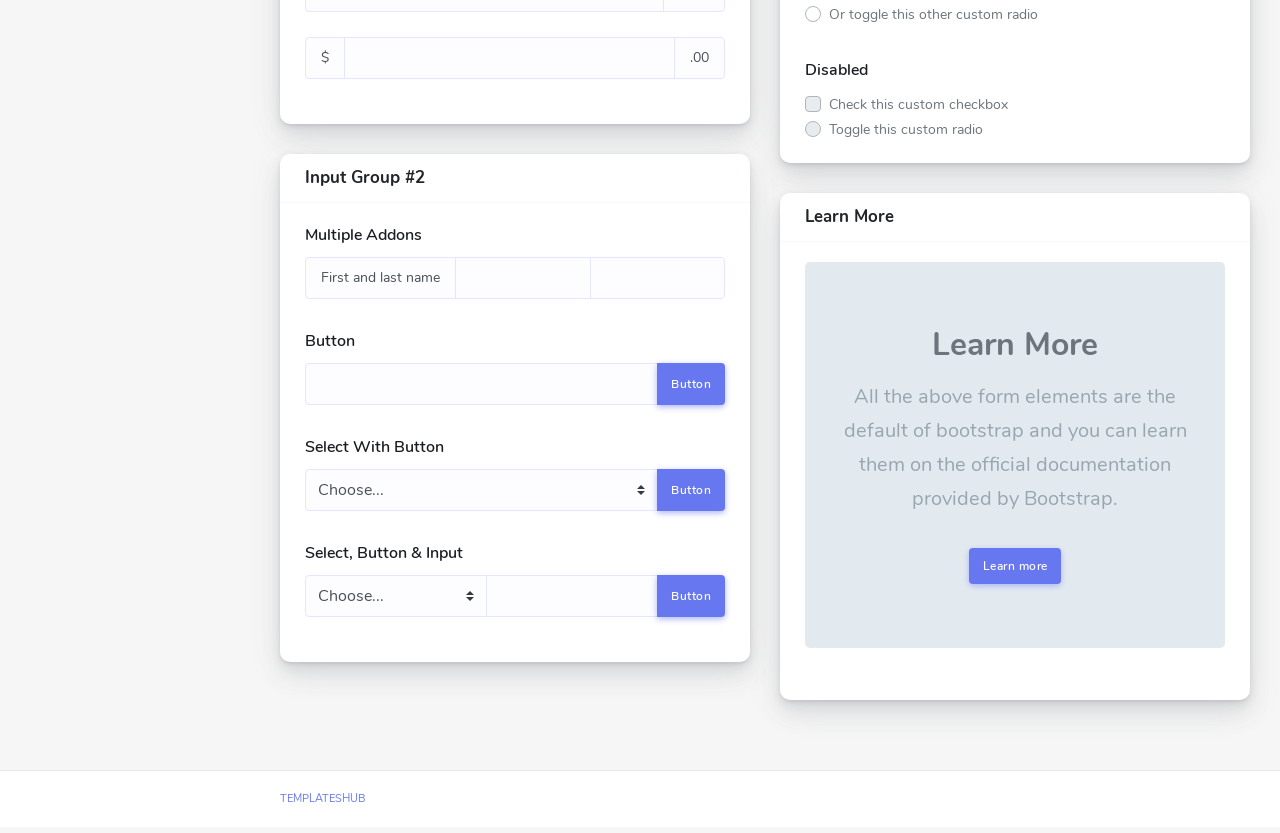
<file: ApiProjeKampi.WebUI/wwwroot/otika-bootstrap-admin-template/basic-form.html>
<!DOCTYPE html>
<html lang="en">


<!-- basic-form.html  21 Nov 2019 03:54:41 GMT -->
<head>
  <meta charset="UTF-8">
  <meta content="width=device-width, initial-scale=1, maximum-scale=1, shrink-to-fit=no" name="viewport">
  <title>Otika - Admin Dashboard Template</title>
  <!-- General CSS Files -->
  <link rel="stylesheet" href="assets/css/app.min.css">
  <!-- Template CSS -->
  <link rel="stylesheet" href="assets/css/style.css">
  <link rel="stylesheet" href="assets/css/components.css">
  <!-- Custom style CSS -->
  <link rel="stylesheet" href="assets/css/custom.css">
  <link rel='shortcut icon' type='image/x-icon' href='assets/img/favicon.ico' />
</head>

<body>
  <div class="loader"></div>
  <div id="app">
    <div class="main-wrapper main-wrapper-1">
      <div class="navbar-bg"></div>
      <nav class="navbar navbar-expand-lg main-navbar sticky">
        <div class="form-inline mr-auto">
          <ul class="navbar-nav mr-3">
            <li><a href="#" data-toggle="sidebar" class="nav-link nav-link-lg
									collapse-btn"> <i data-feather="align-justify"></i></a></li>
            <li><a href="#" class="nav-link nav-link-lg fullscreen-btn">
                <i data-feather="maximize"></i>
              </a></li>
            <li>
              <form class="form-inline mr-auto">
                <div class="search-element">
                  <input class="form-control" type="search" placeholder="Search" aria-label="Search" data-width="200">
                  <button class="btn" type="submit">
                    <i class="fas fa-search"></i>
                  </button>
                </div>
              </form>
            </li>
          </ul>
        </div>
        <ul class="navbar-nav navbar-right">
          <li class="dropdown dropdown-list-toggle"><a href="#" data-toggle="dropdown"
              class="nav-link nav-link-lg message-toggle"><i data-feather="mail"></i>
              <span class="badge headerBadge1">
                6 </span> </a>
            <div class="dropdown-menu dropdown-list dropdown-menu-right pullDown">
              <div class="dropdown-header">
                Messages
                <div class="float-right">
                  <a href="#">Mark All As Read</a>
                </div>
              </div>
              <div class="dropdown-list-content dropdown-list-message">
                <a href="#" class="dropdown-item"> <span class="dropdown-item-avatar
											text-white"> <img alt="image" src="assets/img/users/user-1.png" class="rounded-circle">
                  </span> <span class="dropdown-item-desc"> <span class="message-user">John
                      Deo</span>
                    <span class="time messege-text">Please check your mail !!</span>
                    <span class="time">2 Min Ago</span>
                  </span>
                </a> <a href="#" class="dropdown-item"> <span class="dropdown-item-avatar text-white">
                    <img alt="image" src="assets/img/users/user-2.png" class="rounded-circle">
                  </span> <span class="dropdown-item-desc"> <span class="message-user">Sarah
                      Smith</span> <span class="time messege-text">Request for leave
                      application</span>
                    <span class="time">5 Min Ago</span>
                  </span>
                </a> <a href="#" class="dropdown-item"> <span class="dropdown-item-avatar text-white">
                    <img alt="image" src="assets/img/users/user-5.png" class="rounded-circle">
                  </span> <span class="dropdown-item-desc"> <span class="message-user">Jacob
                      Ryan</span> <span class="time messege-text">Your payment invoice is
                      generated.</span> <span class="time">12 Min Ago</span>
                  </span>
                </a> <a href="#" class="dropdown-item"> <span class="dropdown-item-avatar text-white">
                    <img alt="image" src="assets/img/users/user-4.png" class="rounded-circle">
                  </span> <span class="dropdown-item-desc"> <span class="message-user">Lina
                      Smith</span> <span class="time messege-text">hii John, I have upload
                      doc
                      related to task.</span> <span class="time">30
                      Min Ago</span>
                  </span>
                </a> <a href="#" class="dropdown-item"> <span class="dropdown-item-avatar text-white">
                    <img alt="image" src="assets/img/users/user-3.png" class="rounded-circle">
                  </span> <span class="dropdown-item-desc"> <span class="message-user">Jalpa
                      Joshi</span> <span class="time messege-text">Please do as specify.
                      Let me
                      know if you have any query.</span> <span class="time">1
                      Days Ago</span>
                  </span>
                </a> <a href="#" class="dropdown-item"> <span class="dropdown-item-avatar text-white">
                    <img alt="image" src="assets/img/users/user-2.png" class="rounded-circle">
                  </span> <span class="dropdown-item-desc"> <span class="message-user">Sarah
                      Smith</span> <span class="time messege-text">Client Requirements</span>
                    <span class="time">2 Days Ago</span>
                  </span>
                </a>
              </div>
              <div class="dropdown-footer text-center">
                <a href="#">View All <i class="fas fa-chevron-right"></i></a>
              </div>
            </div>
          </li>
          <li class="dropdown dropdown-list-toggle"><a href="#" data-toggle="dropdown"
              class="nav-link notification-toggle nav-link-lg"><i data-feather="bell" class="bell"></i>
            </a>
            <div class="dropdown-menu dropdown-list dropdown-menu-right pullDown">
              <div class="dropdown-header">
                Notifications
                <div class="float-right">
                  <a href="#">Mark All As Read</a>
                </div>
              </div>
              <div class="dropdown-list-content dropdown-list-icons">
                <a href="#" class="dropdown-item dropdown-item-unread"> <span
                    class="dropdown-item-icon bg-primary text-white"> <i class="fas
												fa-code"></i>
                  </span> <span class="dropdown-item-desc"> Template update is
                    available now! <span class="time">2 Min
                      Ago</span>
                  </span>
                </a> <a href="#" class="dropdown-item"> <span class="dropdown-item-icon bg-info text-white"> <i class="far
												fa-user"></i>
                  </span> <span class="dropdown-item-desc"> <b>You</b> and <b>Dedik
                      Sugiharto</b> are now friends <span class="time">10 Hours
                      Ago</span>
                  </span>
                </a> <a href="#" class="dropdown-item"> <span class="dropdown-item-icon bg-success text-white"> <i
                      class="fas
												fa-check"></i>
                  </span> <span class="dropdown-item-desc"> <b>Kusnaedi</b> has
                    moved task <b>Fix bug header</b> to <b>Done</b> <span class="time">12
                      Hours
                      Ago</span>
                  </span>
                </a> <a href="#" class="dropdown-item"> <span class="dropdown-item-icon bg-danger text-white"> <i
                      class="fas fa-exclamation-triangle"></i>
                  </span> <span class="dropdown-item-desc"> Low disk space. Let's
                    clean it! <span class="time">17 Hours Ago</span>
                  </span>
                </a> <a href="#" class="dropdown-item"> <span class="dropdown-item-icon bg-info text-white"> <i class="fas
												fa-bell"></i>
                  </span> <span class="dropdown-item-desc"> Welcome to Otika
                    template! <span class="time">Yesterday</span>
                  </span>
                </a>
              </div>
              <div class="dropdown-footer text-center">
                <a href="#">View All <i class="fas fa-chevron-right"></i></a>
              </div>
            </div>
          </li>
          <li class="dropdown"><a href="#" data-toggle="dropdown"
              class="nav-link dropdown-toggle nav-link-lg nav-link-user"> <img alt="image" src="assets/img/user.png"
                class="user-img-radious-style"> <span class="d-sm-none d-lg-inline-block"></span></a>
            <div class="dropdown-menu dropdown-menu-right pullDown">
              <div class="dropdown-title">Hello Sarah Smith</div>
              <a href="profile.html" class="dropdown-item has-icon"> <i class="far
										fa-user"></i> Profile
              </a> <a href="timeline.html" class="dropdown-item has-icon"> <i class="fas fa-bolt"></i>
                Activities
              </a> <a href="#" class="dropdown-item has-icon"> <i class="fas fa-cog"></i>
                Settings
              </a>
              <div class="dropdown-divider"></div>
              <a href="auth-login.html" class="dropdown-item has-icon text-danger"> <i class="fas fa-sign-out-alt"></i>
                Logout
              </a>
            </div>
          </li>
        </ul>
      </nav>
      <div class="main-sidebar sidebar-style-2">
        <aside id="sidebar-wrapper">
          <div class="sidebar-brand">
            <a href="index.html"> <img alt="image" src="assets/img/logo.png" class="header-logo" /> <span
                class="logo-name">Otika</span>
            </a>
          </div>
          <ul class="sidebar-menu">
            <li class="menu-header">Main</li>
            <li class="dropdown">
              <a href="index.html" class="nav-link"><i data-feather="monitor"></i><span>Dashboard</span></a>
            </li>
            <li class="dropdown">
              <a href="#" class="menu-toggle nav-link has-dropdown"><i
                  data-feather="briefcase"></i><span>Widgets</span></a>
              <ul class="dropdown-menu">
                <li><a class="nav-link" href="widget-chart.html">Chart Widgets</a></li>
                <li><a class="nav-link" href="widget-data.html">Data Widgets</a></li>
              </ul>
            </li>
            <li class="dropdown">
              <a href="#" class="menu-toggle nav-link has-dropdown"><i data-feather="command"></i><span>Apps</span></a>
              <ul class="dropdown-menu">
                <li><a class="nav-link" href="chat.html">Chat</a></li>
                <li><a class="nav-link" href="portfolio.html">Portfolio</a></li>
                <li><a class="nav-link" href="blog.html">Blog</a></li>
                <li><a class="nav-link" href="calendar.html">Calendar</a></li>
              </ul>
            </li>
            <li class="dropdown">
              <a href="#" class="menu-toggle nav-link has-dropdown"><i data-feather="mail"></i><span>Email</span></a>
              <ul class="dropdown-menu">
                <li><a class="nav-link" href="email-inbox.html">Inbox</a></li>
                <li><a class="nav-link" href="email-compose.html">Compose</a></li>
                <li><a class="nav-link" href="email-read.html">read</a></li>
              </ul>
            </li>
            <li class="menu-header">UI Elements</li>
            <li class="dropdown">
              <a href="#" class="menu-toggle nav-link has-dropdown"><i data-feather="copy"></i><span>Basic
                  Components</span></a>
              <ul class="dropdown-menu">
                <li><a class="nav-link" href="alert.html">Alert</a></li>
                <li><a class="nav-link" href="badge.html">Badge</a></li>
                <li><a class="nav-link" href="breadcrumb.html">Breadcrumb</a></li>
                <li><a class="nav-link" href="buttons.html">Buttons</a></li>
                <li><a class="nav-link" href="collapse.html">Collapse</a></li>
                <li><a class="nav-link" href="dropdown.html">Dropdown</a></li>
                <li><a class="nav-link" href="checkbox-and-radio.html">Checkbox &amp; Radios</a></li>
                <li><a class="nav-link" href="list-group.html">List Group</a></li>
                <li><a class="nav-link" href="media-object.html">Media Object</a></li>
                <li><a class="nav-link" href="navbar.html">Navbar</a></li>
                <li><a class="nav-link" href="pagination.html">Pagination</a></li>
                <li><a class="nav-link" href="popover.html">Popover</a></li>
                <li><a class="nav-link" href="progress.html">Progress</a></li>
                <li><a class="nav-link" href="tooltip.html">Tooltip</a></li>
                <li><a class="nav-link" href="flags.html">Flag</a></li>
                <li><a class="nav-link" href="typography.html">Typography</a></li>
              </ul>
            </li>
            <li class="dropdown">
              <a href="#" class="menu-toggle nav-link has-dropdown"><i
                  data-feather="shopping-bag"></i><span>Advanced</span></a>
              <ul class="dropdown-menu">
                <li><a class="nav-link" href="avatar.html">Avatar</a></li>
                <li><a class="nav-link" href="card.html">Card</a></li>
                <li><a class="nav-link" href="modal.html">Modal</a></li>
                <li><a class="nav-link" href="sweet-alert.html">Sweet Alert</a></li>
                <li><a class="nav-link" href="toastr.html">Toastr</a></li>
                <li><a class="nav-link" href="empty-state.html">Empty State</a></li>
                <li><a class="nav-link" href="multiple-upload.html">Multiple Upload</a></li>
                <li><a class="nav-link" href="pricing.html">Pricing</a></li>
                <li><a class="nav-link" href="tabs.html">Tab</a></li>
              </ul>
            </li>
            <li><a class="nav-link" href="blank.html"><i data-feather="file"></i><span>Blank Page</span></a></li>
            <li class="menu-header">Otika</li>
            <li class="dropdown active">
              <a href="#" class="menu-toggle nav-link has-dropdown"><i data-feather="layout"></i><span>Forms</span></a>
              <ul class="dropdown-menu">
                <li class="active"><a class="nav-link" href="basic-form.html">Basic Form</a></li>
                <li><a class="nav-link" href="forms-advanced-form.html">Advanced Form</a></li>
                <li><a class="nav-link" href="forms-editor.html">Editor</a></li>
                <li><a class="nav-link" href="forms-validation.html">Validation</a></li>
                <li><a class="nav-link" href="form-wizard.html">Form Wizard</a></li>
              </ul>
            </li>
            <li class="dropdown">
              <a href="#" class="menu-toggle nav-link has-dropdown"><i data-feather="grid"></i><span>Tables</span></a>
              <ul class="dropdown-menu">
                <li><a class="nav-link" href="basic-table.html">Basic Tables</a></li>
                <li><a class="nav-link" href="advance-table.html">Advanced Table</a></li>
                <li><a class="nav-link" href="datatables.html">Datatable</a></li>
                <li><a class="nav-link" href="export-table.html">Export Table</a></li>
                <li><a class="nav-link" href="editable-table.html">Editable Table</a></li>
              </ul>
            </li>
            <li class="dropdown">
              <a href="#" class="menu-toggle nav-link has-dropdown"><i
                  data-feather="pie-chart"></i><span>Charts</span></a>
              <ul class="dropdown-menu">
                <li><a class="nav-link" href="chart-amchart.html">amChart</a></li>
                <li><a class="nav-link" href="chart-apexchart.html">apexchart</a></li>
                <li><a class="nav-link" href="chart-echart.html">eChart</a></li>
                <li><a class="nav-link" href="chart-chartjs.html">Chartjs</a></li>
                <li><a class="nav-link" href="chart-sparkline.html">Sparkline</a></li>
                <li><a class="nav-link" href="chart-morris.html">Morris</a></li>
              </ul>
            </li>
            <li class="dropdown">
              <a href="#" class="menu-toggle nav-link has-dropdown"><i data-feather="feather"></i><span>Icons</span></a>
              <ul class="dropdown-menu">
                <li><a class="nav-link" href="icon-font-awesome.html">Font Awesome</a></li>
                <li><a class="nav-link" href="icon-material.html">Material Design</a></li>
                <li><a class="nav-link" href="icon-ionicons.html">Ion Icons</a></li>
                <li><a class="nav-link" href="icon-feather.html">Feather Icons</a></li>
                <li><a class="nav-link" href="icon-weather-icon.html">Weather Icon</a></li>
              </ul>
            </li>
            <li class="menu-header">Media</li>
            <li class="dropdown">
              <a href="#" class="menu-toggle nav-link has-dropdown"><i data-feather="image"></i><span>Gallery</span></a>
              <ul class="dropdown-menu">
                <li><a class="nav-link" href="light-gallery.html">Light Gallery</a></li>
                <li><a href="gallery1.html">Gallery 2</a></li>
              </ul>
            </li>
            <li class="dropdown">
              <a href="#" class="menu-toggle nav-link has-dropdown"><i data-feather="flag"></i><span>Sliders</span></a>
              <ul class="dropdown-menu">
                <li><a href="carousel.html">Bootstrap Carousel.html</a></li>
                <li><a class="nav-link" href="owl-carousel.html">Owl Carousel</a></li>
              </ul>
            </li>
            <li><a class="nav-link" href="timeline.html"><i data-feather="sliders"></i><span>Timeline</span></a></li>
            <li class="menu-header">Maps</li>
            <li class="dropdown">
              <a href="#" class="menu-toggle nav-link has-dropdown"><i data-feather="map"></i><span>Google
                  Maps</span></a>
              <ul class="dropdown-menu">
                <li><a href="gmaps-advanced-route.html">Advanced Route</a></li>
                <li><a href="gmaps-draggable-marker.html">Draggable Marker</a></li>
                <li><a href="gmaps-geocoding.html">Geocoding</a></li>
                <li><a href="gmaps-geolocation.html">Geolocation</a></li>
                <li><a href="gmaps-marker.html">Marker</a></li>
                <li><a href="gmaps-multiple-marker.html">Multiple Marker</a></li>
                <li><a href="gmaps-route.html">Route</a></li>
                <li><a href="gmaps-simple.html">Simple</a></li>
              </ul>
            </li>
            <li><a class="nav-link" href="vector-map.html"><i data-feather="map-pin"></i><span>Vector
                  Map</span></a></li>
            <li class="menu-header">Pages</li>
            <li class="dropdown">
              <a href="#" class="menu-toggle nav-link has-dropdown"><i
                  data-feather="user-check"></i><span>Auth</span></a>
              <ul class="dropdown-menu">
                <li><a href="auth-login.html">Login</a></li>
                <li><a href="auth-register.html">Register</a></li>
                <li><a href="auth-forgot-password.html">Forgot Password</a></li>
                <li><a href="auth-reset-password.html">Reset Password</a></li>
                <li><a href="subscribe.html">Subscribe</a></li>
              </ul>
            </li>
            <li class="dropdown">
              <a href="#" class="menu-toggle nav-link has-dropdown"><i
                  data-feather="alert-triangle"></i><span>Errors</span></a>
              <ul class="dropdown-menu">
                <li><a class="nav-link" href="errors-503.html">503</a></li>
                <li><a class="nav-link" href="errors-403.html">403</a></li>
                <li><a class="nav-link" href="errors-404.html">404</a></li>
                <li><a class="nav-link" href="errors-500.html">500</a></li>
              </ul>
            </li>
            <li class="dropdown">
              <a href="#" class="menu-toggle nav-link has-dropdown"><i data-feather="anchor"></i><span>Other
                  Pages</span></a>
              <ul class="dropdown-menu">
                <li><a class="nav-link" href="create-post.html">Create Post</a></li>
                <li><a class="nav-link" href="posts.html">Posts</a></li>
                <li><a class="nav-link" href="profile.html">Profile</a></li>
                <li><a class="nav-link" href="contact.html">Contact</a></li>
                <li><a class="nav-link" href="invoice.html">Invoice</a></li>
              </ul>
            </li>
            <li class="dropdown">
              <a href="#" class="menu-toggle nav-link has-dropdown"><i
                  data-feather="chevrons-down"></i><span>Multilevel</span></a>
              <ul class="dropdown-menu">
                <li><a href="#">Menu 1</a></li>
                <li class="dropdown">
                  <a href="#" class="has-dropdown">Menu 2</a>
                  <ul class="dropdown-menu">
                    <li><a href="#">Child Menu 1</a></li>
                    <li class="dropdown">
                      <a href="#" class="has-dropdown">Child Menu 2</a>
                      <ul class="dropdown-menu">
                        <li><a href="#">Child Menu 1</a></li>
                        <li><a href="#">Child Menu 2</a></li>
                      </ul>
                    </li>
                    <li><a href="#"> Child Menu 3</a></li>
                  </ul>
                </li>
              </ul>
            </li>
          </ul>
        </aside>
      </div>
      <!-- Main Content -->
      <div class="main-content">
        <section class="section">
          <div class="section-body">
            <div class="row">
              <div class="col-12 col-md-6 col-lg-6">
                <div class="card">
                  <div class="card-header">
                    <h4>HTML5 Form Basic</h4>
                  </div>
                  <div class="card-body">
                    <div class="form-group">
                      <label>Text</label>
                      <input type="text" class="form-control">
                    </div>
                    <div class="form-group">
                      <label>Select</label>
                      <select class="form-control">
                        <option>Option 1</option>
                        <option>Option 2</option>
                        <option>Option 3</option>
                      </select>
                    </div>
                    <div class="form-group">
                      <label>Select Multiple</label>
                      <select class="form-control" multiple="" data-height="100%">
                        <option>Option 1</option>
                        <option>Option 2</option>
                        <option>Option 3</option>
                        <option>Option 3</option>
                      </select>
                    </div>
                    <div class="form-group">
                      <label>Textarea</label>
                      <textarea class="form-control"></textarea>
                    </div>
                    <div class="form-group">
                      <label class="d-block">Checkbox</label>
                      <div class="form-check">
                        <input class="form-check-input" type="checkbox" id="defaultCheck1">
                        <label class="form-check-label" for="defaultCheck1">
                          Checkbox 1
                        </label>
                      </div>
                      <div class="form-check">
                        <input class="form-check-input" type="checkbox" id="defaultCheck3">
                        <label class="form-check-label" for="defaultCheck3">
                          Checkbox 2
                        </label>
                      </div>
                    </div>
                    <div class="form-group">
                      <label>Color</label>
                      <input type="color" class="form-control">
                    </div>
                    <div class="form-group">
                      <label>Date</label>
                      <input type="date" class="form-control">
                    </div>
                    <div class="form-group">
                      <label>Datetime Local</label>
                      <input type="datetime-local" class="form-control">
                    </div>
                    <div class="form-group">
                      <label>Email</label>
                      <input type="email" class="form-control">
                    </div>
                    <div class="form-group">
                      <label>File</label>
                      <input type="file" class="form-control">
                    </div>
                    <div class="form-group">
                      <label>Month</label>
                      <input type="month" class="form-control">
                    </div>
                    <div class="form-group">
                      <label>Password</label>
                      <input type="password" class="form-control">
                    </div>
                    <div class="form-group">
                      <label class="d-block">Radio</label>
                      <div class="form-check">
                        <input class="form-check-input" type="radio" name="exampleRadios" id="exampleRadios1" checked>
                        <label class="form-check-label" for="exampleRadios1">
                          Radio 1
                        </label>
                      </div>
                      <div class="form-check">
                        <input class="form-check-input" type="radio" name="exampleRadios" id="exampleRadios2" checked>
                        <label class="form-check-label" for="exampleRadios2">
                          Radio 2
                        </label>
                      </div>
                    </div>
                    <div class="form-group">
                      <label>Range</label>
                      <input type="range" class="form-control">
                    </div>
                    <div class="form-group">
                      <label>Search</label>
                      <input type="search" class="form-control">
                    </div>
                    <div class="form-group">
                      <label>Tel</label>
                      <input type="tel" class="form-control">
                    </div>
                    <div class="form-group">
                      <label>Time</label>
                      <input type="time" class="form-control">
                    </div>
                    <div class="form-group">
                      <label>Url</label>
                      <input type="url" class="form-control">
                    </div>
                    <div class="form-group mb-0">
                      <label>Week</label>
                      <input type="week" class="form-control">
                    </div>
                  </div>
                  <div class="card-footer text-right">
                    <button class="btn btn-primary mr-1" type="submit">Submit</button>
                    <button class="btn btn-secondary" type="reset">Reset</button>
                  </div>
                </div>
                <div class="card">
                  <div class="card-header">
                    <h4>Inline Forms</h4>
                  </div>
                  <div class="card-body">
                    <form class="form-inline">
                      <label class="sr-only" for="inlineFormInputName2">Name</label>
                      <input type="text" class="form-control mb-2 mr-sm-2" id="inlineFormInputName2"
                        placeholder="Jane Doe">
                      <label class="sr-only" for="inlineFormInputGroupUsername2">Username</label>
                      <div class="input-group mb-2 mr-sm-2">
                        <input type="text" class="form-control" id="inlineFormInputGroupUsername2"
                          placeholder="Username">
                      </div>
                    </form>
                  </div>
                </div>
                <div class="card">
                  <div class="card-header">
                    <h4>Help Text</h4>
                  </div>
                  <div class="card-body">
                    <div class="form-group">
                      <label for="inputPassword5">Password</label>
                      <input type="password" id="inputPassword5" class="form-control"
                        aria-describedby="passwordHelpBlock">
                      <small id="passwordHelpBlock" class="form-text text-muted">
                        Your password must be 8-20 characters long, contain letters and numbers, and must not contain
                        spaces, special characters, or emoji.
                      </small>
                    </div>
                    <div class="form-inline">
                      <div class="form-group">
                        <label for="inputPassword6">Password</label>
                        <input type="password" id="inputPassword6" class="form-control mx-sm-3"
                          aria-describedby="passwordHelpInline">
                        <small id="passwordHelpInline" class="text-muted">
                          Must be 8-20 characters long.
                        </small>
                      </div>
                    </div>
                  </div>
                </div>
                <div class="card">
                  <div class="card-header">
                    <h4>Custom Forms #2</h4>
                  </div>
                  <div class="card-body">
                    <div class="section-title mt-0">Select</div>
                    <div class="form-group">
                      <label>Choose One</label>
                      <select class="custom-select">
                        <option selected>Open this select menu</option>
                        <option value="1">One</option>
                        <option value="2">Two</option>
                        <option value="3">Three</option>
                      </select>
                    </div>
                    <div class="section-title">File Browser</div>
                    <div class="custom-file">
                      <input type="file" class="custom-file-input" id="customFile">
                      <label class="custom-file-label" for="customFile">Choose file</label>
                    </div>
                  </div>
                </div>
                <div class="card">
                  <div class="card-header">
                    <h4>Input Group Text</h4>
                  </div>
                  <div class="card-body">
                    <div class="form-group">
                      <div class="input-group mb-2">
                        <div class="input-group-prepend">
                          <div class="input-group-text">@</div>
                        </div>
                        <input type="text" class="form-control" id="inlineFormInputGroup" placeholder="Username">
                      </div>
                    </div>
                    <div class="form-group">
                      <div class="input-group mb-2">
                        <input type="text" class="form-control text-right" id="inlineFormInputGroup2"
                          placeholder="Your URL">
                        <div class="input-group-append">
                          <div class="input-group-text">.com</div>
                        </div>
                      </div>
                    </div>
                    <div class="form-group">
                      <div class="input-group mb-3">
                        <div class="input-group-prepend">
                          <span class="input-group-text">$</span>
                        </div>
                        <input type="text" class="form-control" aria-label="Amount (to the nearest dollar)">
                        <div class="input-group-append">
                          <span class="input-group-text">.00</span>
                        </div>
                      </div>
                    </div>
                  </div>
                </div>
                <div class="card">
                  <div class="card-header">
                    <h4>Input Group #2</h4>
                  </div>
                  <div class="card-body">
                    <div class="section-title mt-0">Multiple Addons</div>
                    <div class="form-group">
                      <div class="input-group">
                        <div class="input-group-prepend">
                          <span class="input-group-text">First and last name</span>
                        </div>
                        <input type="text" class="form-control">
                        <input type="text" class="form-control">
                      </div>
                    </div>
                    <div class="section-title">Button</div>
                    <div class="form-group">
                      <div class="input-group mb-3">
                        <input type="text" class="form-control" placeholder="" aria-label="">
                        <div class="input-group-append">
                          <button class="btn btn-primary" type="button">Button</button>
                        </div>
                      </div>
                    </div>
                    <div class="section-title">Select With Button</div>
                    <div class="form-group">
                      <div class="input-group">
                        <select class="custom-select" id="inputGroupSelect04">
                          <option selected>Choose...</option>
                          <option value="1">One</option>
                          <option value="2">Two</option>
                          <option value="3">Three</option>
                        </select>
                        <div class="input-group-append">
                          <button class="btn btn-primary" type="button">Button</button>
                        </div>
                      </div>
                    </div>
                    <div class="section-title">Select, Button &amp; Input</div>
                    <div class="form-group">
                      <div class="input-group">
                        <select class="custom-select" id="inputGroupSelect05">
                          <option selected>Choose...</option>
                          <option value="1">One</option>
                          <option value="2">Two</option>
                          <option value="3">Three</option>
                        </select>
                        <input type="text" class="form-control">
                        <div class="input-group-append">
                          <button class="btn btn-primary" type="button">Button</button>
                        </div>
                      </div>
                    </div>
                  </div>
                </div>
              </div>
              <div class="col-12 col-md-6 col-lg-6">
                <div class="card">
                  <div class="card-header">
                    <h4>Sizing</h4>
                  </div>
                  <div class="card-body">
                    <div class="section-title mt-0">Text</div>
                    <div class="form-group">
                      <label>Text <code>.form-control-sm</code></label>
                      <input type="text" class="form-control form-control-sm">
                    </div>
                    <div class="form-group">
                      <label>Text</label>
                      <input type="text" class="form-control">
                    </div>
                    <div class="form-group">
                      <label>Text <code>.form-control-lg</code></label>
                      <input type="text" class="form-control form-control-lg">
                    </div>
                    <div class="section-title">Select</div>
                    <div class="form-group">
                      <label>Select <code>.form-control-sm</code></label>
                      <select class="form-control form-control-sm">
                        <option>Option 1</option>
                        <option>Option 2</option>
                        <option>Option 3</option>
                      </select>
                    </div>
                    <div class="form-group">
                      <label>Select</label>
                      <select class="form-control">
                        <option>Option 1</option>
                        <option>Option 2</option>
                        <option>Option 3</option>
                      </select>
                    </div>
                    <div class="form-group">
                      <label>Select <code>.form-control-lg</code></label>
                      <select class="form-control form-control-lg">
                        <option>Option 1</option>
                        <option>Option 2</option>
                        <option>Option 3</option>
                      </select>
                    </div>
                  </div>
                </div>
                <div class="card">
                  <div class="card-header">
                    <h4>Disabled &amp; Read Only</h4>
                  </div>
                  <div class="card-body">
                    <div class="section-title mt-0">Text</div>
                    <div class="form-group">
                      <label>Readonly</label>
                      <input type="text" class="form-control" readonly="">
                    </div>
                    <div class="form-group">
                      <label>Readonly Plain Text</label>
                      <input type="text" class="form-control-plaintext" readonly="" value="Hello!">
                    </div>
                    <div class="section-title">Select</div>
                    <div class="form-group">
                      <label>Select Disabled</label>
                      <select class="form-control" disabled="">
                        <option>Option 1</option>
                        <option>Option 2</option>
                        <option>Option 3</option>
                      </select>
                    </div>
                    <div class="section-title">Checkbox</div>
                    <div class="form-group">
                      <div class="form-check">
                        <input class="form-check-input" type="checkbox" value="" id="defaultCheck2" disabled>
                        <label class="form-check-label" for="defaultCheck2">
                          Disabled checkbox
                        </label>
                      </div>
                    </div>
                    <div class="section-title">Radio</div>
                    <div class="form-group">
                      <div class="form-check">
                        <input class="form-check-input" type="radio" value="" id="radioDisabled" disabled>
                        <label class="form-check-label" for="radioDisabled">
                          Disabled radio
                        </label>
                      </div>
                    </div>
                  </div>
                </div>
                <div class="card">
                  <div class="card-header">
                    <h4>Inline</h4>
                  </div>
                  <div class="card-body">
                    <div class="form-group">
                      <label class="d-block">Inline Checkbox</label>
                      <div class="form-check form-check-inline">
                        <input class="form-check-input" type="checkbox" id="inlineCheckbox1" value="option1">
                        <label class="form-check-label" for="inlineCheckbox1">1</label>
                      </div>
                      <div class="form-check form-check-inline">
                        <input class="form-check-input" type="checkbox" id="inlineCheckbox2" value="option2">
                        <label class="form-check-label" for="inlineCheckbox2">2</label>
                      </div>
                      <div class="form-check form-check-inline">
                        <input class="form-check-input" type="checkbox" id="inlineCheckbox3" value="option3" disabled>
                        <label class="form-check-label" for="inlineCheckbox3">3 (disabled)</label>
                      </div>
                    </div>
                    <div class="form-group">
                      <label class="d-block">Inline Radio</label>
                      <div class="form-check form-check-inline">
                        <input class="form-check-input" type="radio" id="inlineradio1" value="option1">
                        <label class="form-check-label" for="inlineradio1">1</label>
                      </div>
                      <div class="form-check form-check-inline">
                        <input class="form-check-input" type="radio" id="inlineradio2" value="option2">
                        <label class="form-check-label" for="inlineradio2">2</label>
                      </div>
                      <div class="form-check form-check-inline">
                        <input class="form-check-input" type="radio" id="inlineradio3" value="option3" disabled>
                        <label class="form-check-label" for="inlineCheckbox3">3 (disabled)</label>
                      </div>
                    </div>
                  </div>
                </div>
                <div class="card">
                  <div class="card-header">
                    <h4>Horizontal Form</h4>
                  </div>
                  <div class="card-body">
                    <div class="form-row">
                      <div class="form-group col-md-6">
                        <label for="inputEmail4">Email</label>
                        <input type="email" class="form-control" id="inputEmail4" placeholder="Email">
                      </div>
                      <div class="form-group col-md-6">
                        <label for="inputPassword4">Password</label>
                        <input type="password" class="form-control" id="inputPassword4" placeholder="Password">
                      </div>
                    </div>
                    <div class="form-group">
                      <label for="inputAddress">Address</label>
                      <input type="text" class="form-control" id="inputAddress" placeholder="1234 Main St">
                    </div>
                    <div class="form-group">
                      <label for="inputAddress2">Address 2</label>
                      <input type="text" class="form-control" id="inputAddress2"
                        placeholder="Apartment, studio, or floor">
                    </div>
                    <div class="form-row">
                      <div class="form-group col-md-6">
                        <label for="inputCity">City</label>
                        <input type="text" class="form-control" id="inputCity">
                      </div>
                      <div class="form-group col-md-4">
                        <label for="inputState">State</label>
                        <select id="inputState" class="form-control">
                          <option selected>Choose...</option>
                          <option>...</option>
                        </select>
                      </div>
                      <div class="form-group col-md-2">
                        <label for="inputZip">Zip</label>
                        <input type="text" class="form-control" id="inputZip">
                      </div>
                    </div>
                    <div class="form-group mb-0">
                      <div class="form-check">
                        <input class="form-check-input" type="checkbox" id="gridCheck">
                        <label class="form-check-label" for="gridCheck">
                          Check me out
                        </label>
                      </div>
                    </div>
                  </div>
                  <div class="card-footer">
                    <button class="btn btn-primary">Submit</button>
                  </div>
                </div>
                <div class="card">
                  <div class="card-header">
                    <h4>Horizontal Form</h4>
                  </div>
                  <div class="card-body">
                    <div class="form-group row">
                      <label for="inputEmail3" class="col-sm-3 col-form-label">Email</label>
                      <div class="col-sm-9">
                        <input type="email" class="form-control" id="inputEmail3" placeholder="Email">
                      </div>
                    </div>
                    <div class="form-group row">
                      <label for="inputPassword3" class="col-sm-3 col-form-label">Password</label>
                      <div class="col-sm-9">
                        <input type="password" class="form-control" id="inputPassword3" placeholder="Password">
                      </div>
                    </div>
                    <fieldset class="form-group">
                      <div class="row">
                        <div class="col-form-label col-sm-3 pt-0">Radios</div>
                        <div class="col-sm-9">
                          <div class="form-check">
                            <div class="custom-control custom-radio">
                              <input type="radio" id="customRadio3" name="customRadio" class="custom-control-input">
                              <label class="custom-control-label" for="customRadio3">First Radio</label>
                            </div>
                            <div class="custom-control custom-radio">
                              <input type="radio" id="customRadio2" name="customRadio" class="custom-control-input">
                              <label class="custom-control-label" for="customRadio2">Second Radio</label>
                            </div>
                          </div>
                        </div>
                      </div>
                    </fieldset>
                    <div class="form-group row">
                      <div class="col-sm-3">Checkbox</div>
                      <div class="col-sm-9">
                        <div class="form-check">
                          <div class="custom-control custom-checkbox">
                            <input type="checkbox" class="custom-control-input" id="customCheck2">
                            <label class="custom-control-label" for="customCheck2">Example Checkbox</label>
                          </div>
                        </div>
                      </div>
                    </div>
                  </div>
                  <div class="card-footer">
                    <button type="submit" class="btn btn-primary">Sign in</button>
                  </div>
                </div>
                <div class="card">
                  <div class="card-header">
                    <h4>Custom Forms</h4>
                  </div>
                  <div class="card-body">
                    <div class="section-title mt-0">Checkbox</div>
                    <div class="custom-control custom-checkbox">
                      <input type="checkbox" class="custom-control-input" id="customCheck1">
                      <label class="custom-control-label" for="customCheck1">Check this custom checkbox</label>
                    </div>
                    <div class="section-title">Radio</div>
                    <div class="custom-control custom-radio">
                      <input type="radio" id="customRadio1" name="customRadio" class="custom-control-input">
                      <label class="custom-control-label" for="customRadio1">Toggle this custom radio</label>
                    </div>
                    <div class="custom-control custom-radio">
                      <input type="radio" id="customRadio4" name="customRadio" class="custom-control-input">
                      <label class="custom-control-label" for="customRadio4">Or toggle this other custom radio</label>
                    </div>
                    <div class="section-title">Inline</div>
                    <div class="custom-control custom-radio custom-control-inline">
                      <input type="radio" id="customRadioInline1" name="customRadioInline1"
                        class="custom-control-input">
                      <label class="custom-control-label" for="customRadioInline1">Toggle this custom radio</label>
                    </div>
                    <div class="custom-control custom-radio custom-control-inline">
                      <input type="radio" id="customRadioInline2" name="customRadioInline1"
                        class="custom-control-input">
                      <label class="custom-control-label" for="customRadioInline2">Or toggle this other custom
                        radio</label>
                    </div>
                    <div class="section-title">Disabled</div>
                    <div class="custom-control custom-checkbox">
                      <input type="checkbox" class="custom-control-input" id="customCheckDisabled" disabled>
                      <label class="custom-control-label" for="customCheckDisabled">Check this custom checkbox</label>
                    </div>
                    <div class="custom-control custom-radio">
                      <input type="radio" name="radioDisabled" class="custom-control-input" disabled>
                      <label class="custom-control-label">Toggle this custom radio</label>
                    </div>
                  </div>
                </div>
                <div class="card">
                  <div class="card-header">
                    <h4>Learn More</h4>
                  </div>
                  <div class="card-body">
                    <div class="jumbotron text-center">
                      <h2>Learn More</h2>
                      <p class="lead text-muted mt-3">All the above form elements are the default of bootstrap and you
                        can learn them on the official documentation provided by Bootstrap.</p>
                      <a class="btn btn-primary mt-3" href="https://getbootstrap.com/docs/4.0/components/forms/"
                        target="_blank" role="button">Learn more</a>
                    </div>
                  </div>
                </div>
              </div>
            </div>
          </div>
        </section>
        <div class="settingSidebar">
          <a href="javascript:void(0)" class="settingPanelToggle"> <i class="fa fa-spin fa-cog"></i>
          </a>
          <div class="settingSidebar-body ps-container ps-theme-default">
            <div class=" fade show active">
              <div class="setting-panel-header">Setting Panel
              </div>
              <div class="p-15 border-bottom">
                <h6 class="font-medium m-b-10">Select Layout</h6>
                <div class="selectgroup layout-color w-50">
                  <label class="selectgroup-item">
                    <input type="radio" name="value" value="1" class="selectgroup-input-radio select-layout" checked>
                    <span class="selectgroup-button">Light</span>
                  </label>
                  <label class="selectgroup-item">
                    <input type="radio" name="value" value="2" class="selectgroup-input-radio select-layout">
                    <span class="selectgroup-button">Dark</span>
                  </label>
                </div>
              </div>
              <div class="p-15 border-bottom">
                <h6 class="font-medium m-b-10">Sidebar Color</h6>
                <div class="selectgroup selectgroup-pills sidebar-color">
                  <label class="selectgroup-item">
                    <input type="radio" name="icon-input" value="1" class="selectgroup-input select-sidebar">
                    <span class="selectgroup-button selectgroup-button-icon" data-toggle="tooltip"
                      data-original-title="Light Sidebar"><i class="fas fa-sun"></i></span>
                  </label>
                  <label class="selectgroup-item">
                    <input type="radio" name="icon-input" value="2" class="selectgroup-input select-sidebar" checked>
                    <span class="selectgroup-button selectgroup-button-icon" data-toggle="tooltip"
                      data-original-title="Dark Sidebar"><i class="fas fa-moon"></i></span>
                  </label>
                </div>
              </div>
              <div class="p-15 border-bottom">
                <h6 class="font-medium m-b-10">Color Theme</h6>
                <div class="theme-setting-options">
                  <ul class="choose-theme list-unstyled mb-0">
                    <li title="white" class="active">
                      <div class="white"></div>
                    </li>
                    <li title="cyan">
                      <div class="cyan"></div>
                    </li>
                    <li title="black">
                      <div class="black"></div>
                    </li>
                    <li title="purple">
                      <div class="purple"></div>
                    </li>
                    <li title="orange">
                      <div class="orange"></div>
                    </li>
                    <li title="green">
                      <div class="green"></div>
                    </li>
                    <li title="red">
                      <div class="red"></div>
                    </li>
                  </ul>
                </div>
              </div>
              <div class="p-15 border-bottom">
                <div class="theme-setting-options">
                  <label class="m-b-0">
                    <input type="checkbox" name="custom-switch-checkbox" class="custom-switch-input"
                      id="mini_sidebar_setting">
                    <span class="custom-switch-indicator"></span>
                    <span class="control-label p-l-10">Mini Sidebar</span>
                  </label>
                </div>
              </div>
              <div class="p-15 border-bottom">
                <div class="theme-setting-options">
                  <label class="m-b-0">
                    <input type="checkbox" name="custom-switch-checkbox" class="custom-switch-input"
                      id="sticky_header_setting">
                    <span class="custom-switch-indicator"></span>
                    <span class="control-label p-l-10">Sticky Header</span>
                  </label>
                </div>
              </div>
              <div class="mt-4 mb-4 p-3 align-center rt-sidebar-last-ele">
                <a href="#" class="btn btn-icon icon-left btn-primary btn-restore-theme">
                  <i class="fas fa-undo"></i> Restore Default
                </a>
              </div>
            </div>
          </div>
        </div>
      </div>
      <footer class="main-footer">
        <div class="footer-left">
          <a href="templateshub.net">Templateshub</a></a>
        </div>
        <div class="footer-right">
        </div>
      </footer>
    </div>
  </div>
  <!-- General JS Scripts -->
  <script src="assets/js/app.min.js"></script>
  <!-- JS Libraies -->
  <!-- Page Specific JS File -->
  <!-- Template JS File -->
  <script src="assets/js/scripts.js"></script>
  <!-- Custom JS File -->
  <script src="assets/js/custom.js"></script>
</body>


<!-- basic-form.html  21 Nov 2019 03:54:41 GMT -->
</html>
</file>
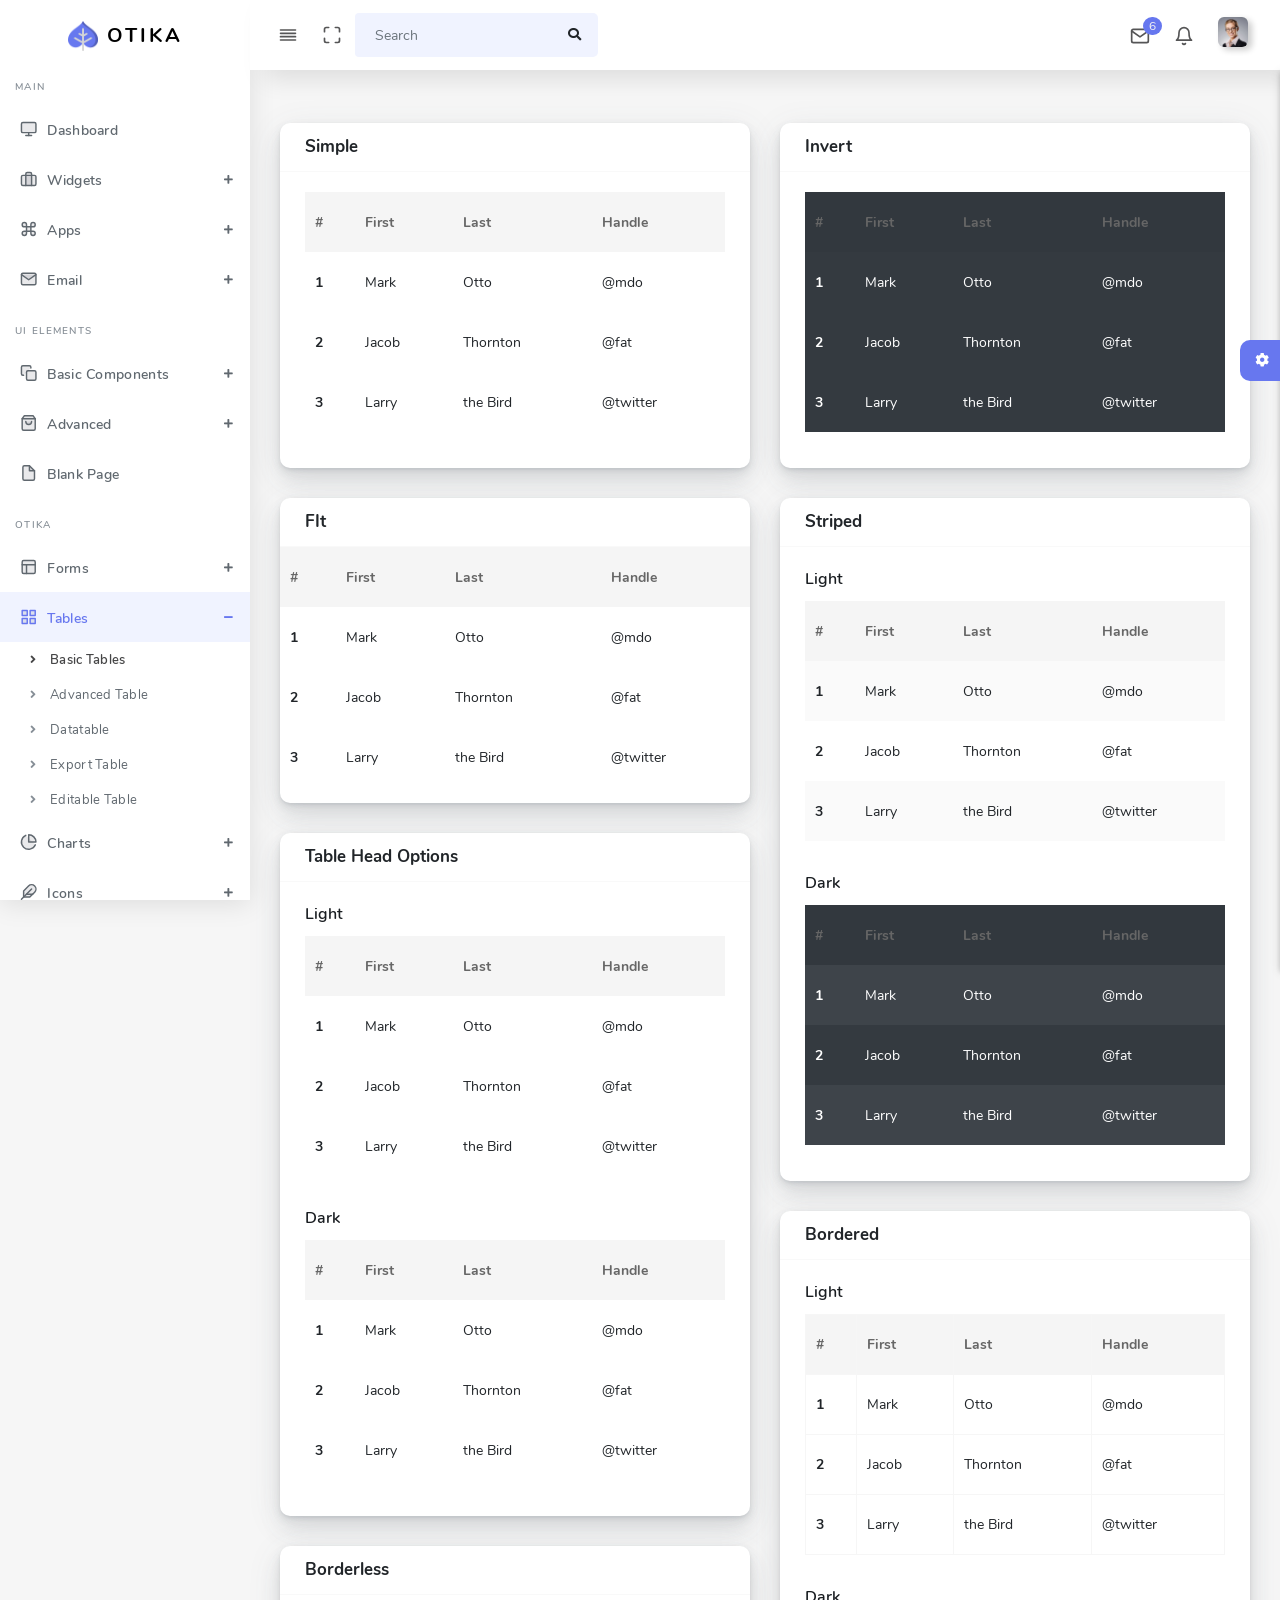
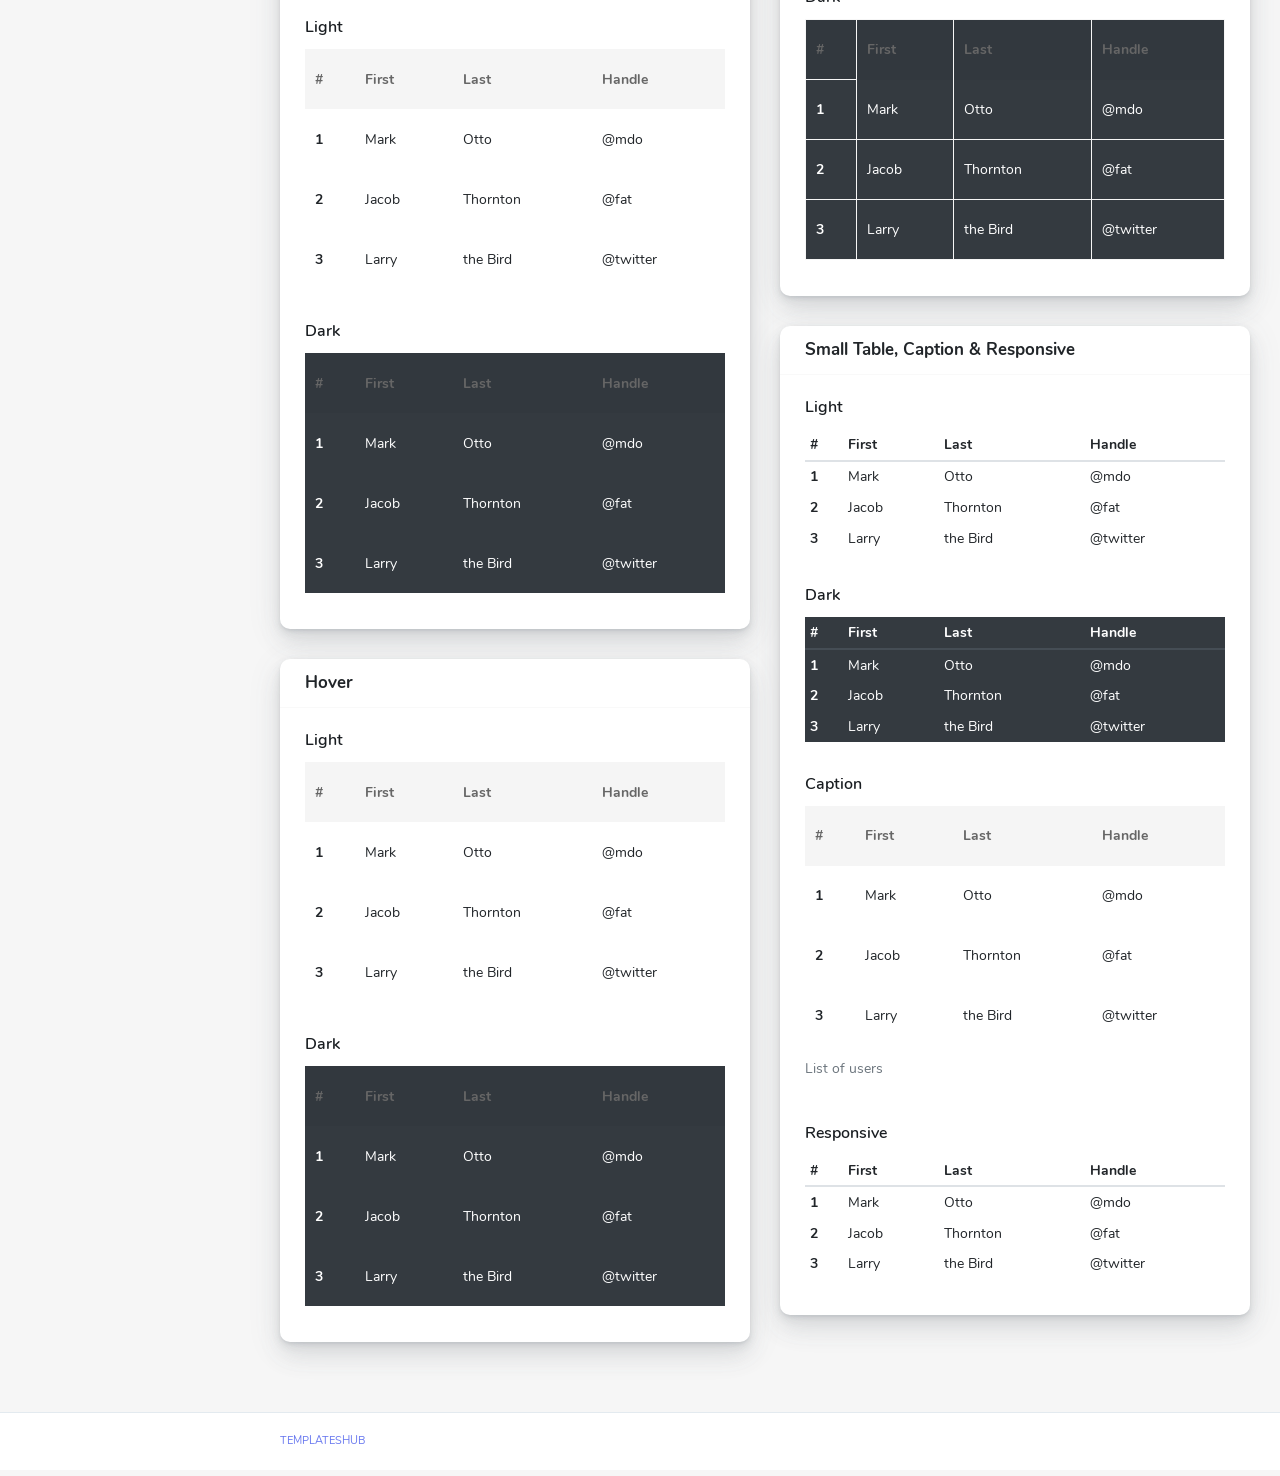
<file: ApiProjeKampi.WebUI/wwwroot/otika-bootstrap-admin-template/basic-table.html>
<!DOCTYPE html>
<html lang="en">


<!-- basic-table.html  21 Nov 2019 03:55:20 GMT -->
<head>
  <meta charset="UTF-8">
  <meta content="width=device-width, initial-scale=1, maximum-scale=1, shrink-to-fit=no" name="viewport">
  <title>Otika - Admin Dashboard Template</title>
  <!-- General CSS Files -->
  <link rel="stylesheet" href="assets/css/app.min.css">
  <!-- Template CSS -->
  <link rel="stylesheet" href="assets/css/style.css">
  <link rel="stylesheet" href="assets/css/components.css">
  <!-- Custom style CSS -->
  <link rel="stylesheet" href="assets/css/custom.css">
  <link rel='shortcut icon' type='image/x-icon' href='assets/img/favicon.ico' />
</head>

<body>
  <div class="loader"></div>
  <div id="app">
    <div class="main-wrapper main-wrapper-1">
      <div class="navbar-bg"></div>
      <nav class="navbar navbar-expand-lg main-navbar sticky">
        <div class="form-inline mr-auto">
          <ul class="navbar-nav mr-3">
            <li><a href="#" data-toggle="sidebar" class="nav-link nav-link-lg
									collapse-btn"> <i data-feather="align-justify"></i></a></li>
            <li><a href="#" class="nav-link nav-link-lg fullscreen-btn">
                <i data-feather="maximize"></i>
              </a></li>
            <li>
              <form class="form-inline mr-auto">
                <div class="search-element">
                  <input class="form-control" type="search" placeholder="Search" aria-label="Search" data-width="200">
                  <button class="btn" type="submit">
                    <i class="fas fa-search"></i>
                  </button>
                </div>
              </form>
            </li>
          </ul>
        </div>
        <ul class="navbar-nav navbar-right">
          <li class="dropdown dropdown-list-toggle"><a href="#" data-toggle="dropdown"
              class="nav-link nav-link-lg message-toggle"><i data-feather="mail"></i>
              <span class="badge headerBadge1">
                6 </span> </a>
            <div class="dropdown-menu dropdown-list dropdown-menu-right pullDown">
              <div class="dropdown-header">
                Messages
                <div class="float-right">
                  <a href="#">Mark All As Read</a>
                </div>
              </div>
              <div class="dropdown-list-content dropdown-list-message">
                <a href="#" class="dropdown-item"> <span class="dropdown-item-avatar
											text-white"> <img alt="image" src="assets/img/users/user-1.png" class="rounded-circle">
                  </span> <span class="dropdown-item-desc"> <span class="message-user">John
                      Deo</span>
                    <span class="time messege-text">Please check your mail !!</span>
                    <span class="time">2 Min Ago</span>
                  </span>
                </a> <a href="#" class="dropdown-item"> <span class="dropdown-item-avatar text-white">
                    <img alt="image" src="assets/img/users/user-2.png" class="rounded-circle">
                  </span> <span class="dropdown-item-desc"> <span class="message-user">Sarah
                      Smith</span> <span class="time messege-text">Request for leave
                      application</span>
                    <span class="time">5 Min Ago</span>
                  </span>
                </a> <a href="#" class="dropdown-item"> <span class="dropdown-item-avatar text-white">
                    <img alt="image" src="assets/img/users/user-5.png" class="rounded-circle">
                  </span> <span class="dropdown-item-desc"> <span class="message-user">Jacob
                      Ryan</span> <span class="time messege-text">Your payment invoice is
                      generated.</span> <span class="time">12 Min Ago</span>
                  </span>
                </a> <a href="#" class="dropdown-item"> <span class="dropdown-item-avatar text-white">
                    <img alt="image" src="assets/img/users/user-4.png" class="rounded-circle">
                  </span> <span class="dropdown-item-desc"> <span class="message-user">Lina
                      Smith</span> <span class="time messege-text">hii John, I have upload
                      doc
                      related to task.</span> <span class="time">30
                      Min Ago</span>
                  </span>
                </a> <a href="#" class="dropdown-item"> <span class="dropdown-item-avatar text-white">
                    <img alt="image" src="assets/img/users/user-3.png" class="rounded-circle">
                  </span> <span class="dropdown-item-desc"> <span class="message-user">Jalpa
                      Joshi</span> <span class="time messege-text">Please do as specify.
                      Let me
                      know if you have any query.</span> <span class="time">1
                      Days Ago</span>
                  </span>
                </a> <a href="#" class="dropdown-item"> <span class="dropdown-item-avatar text-white">
                    <img alt="image" src="assets/img/users/user-2.png" class="rounded-circle">
                  </span> <span class="dropdown-item-desc"> <span class="message-user">Sarah
                      Smith</span> <span class="time messege-text">Client Requirements</span>
                    <span class="time">2 Days Ago</span>
                  </span>
                </a>
              </div>
              <div class="dropdown-footer text-center">
                <a href="#">View All <i class="fas fa-chevron-right"></i></a>
              </div>
            </div>
          </li>
          <li class="dropdown dropdown-list-toggle"><a href="#" data-toggle="dropdown"
              class="nav-link notification-toggle nav-link-lg"><i data-feather="bell" class="bell"></i>
            </a>
            <div class="dropdown-menu dropdown-list dropdown-menu-right pullDown">
              <div class="dropdown-header">
                Notifications
                <div class="float-right">
                  <a href="#">Mark All As Read</a>
                </div>
              </div>
              <div class="dropdown-list-content dropdown-list-icons">
                <a href="#" class="dropdown-item dropdown-item-unread"> <span
                    class="dropdown-item-icon bg-primary text-white"> <i class="fas
												fa-code"></i>
                  </span> <span class="dropdown-item-desc"> Template update is
                    available now! <span class="time">2 Min
                      Ago</span>
                  </span>
                </a> <a href="#" class="dropdown-item"> <span class="dropdown-item-icon bg-info text-white"> <i class="far
												fa-user"></i>
                  </span> <span class="dropdown-item-desc"> <b>You</b> and <b>Dedik
                      Sugiharto</b> are now friends <span class="time">10 Hours
                      Ago</span>
                  </span>
                </a> <a href="#" class="dropdown-item"> <span class="dropdown-item-icon bg-success text-white"> <i
                      class="fas
												fa-check"></i>
                  </span> <span class="dropdown-item-desc"> <b>Kusnaedi</b> has
                    moved task <b>Fix bug header</b> to <b>Done</b> <span class="time">12
                      Hours
                      Ago</span>
                  </span>
                </a> <a href="#" class="dropdown-item"> <span class="dropdown-item-icon bg-danger text-white"> <i
                      class="fas fa-exclamation-triangle"></i>
                  </span> <span class="dropdown-item-desc"> Low disk space. Let's
                    clean it! <span class="time">17 Hours Ago</span>
                  </span>
                </a> <a href="#" class="dropdown-item"> <span class="dropdown-item-icon bg-info text-white"> <i class="fas
												fa-bell"></i>
                  </span> <span class="dropdown-item-desc"> Welcome to Otika
                    template! <span class="time">Yesterday</span>
                  </span>
                </a>
              </div>
              <div class="dropdown-footer text-center">
                <a href="#">View All <i class="fas fa-chevron-right"></i></a>
              </div>
            </div>
          </li>
          <li class="dropdown"><a href="#" data-toggle="dropdown"
              class="nav-link dropdown-toggle nav-link-lg nav-link-user"> <img alt="image" src="assets/img/user.png"
                class="user-img-radious-style"> <span class="d-sm-none d-lg-inline-block"></span></a>
            <div class="dropdown-menu dropdown-menu-right pullDown">
              <div class="dropdown-title">Hello Sarah Smith</div>
              <a href="profile.html" class="dropdown-item has-icon"> <i class="far
										fa-user"></i> Profile
              </a> <a href="timeline.html" class="dropdown-item has-icon"> <i class="fas fa-bolt"></i>
                Activities
              </a> <a href="#" class="dropdown-item has-icon"> <i class="fas fa-cog"></i>
                Settings
              </a>
              <div class="dropdown-divider"></div>
              <a href="auth-login.html" class="dropdown-item has-icon text-danger"> <i class="fas fa-sign-out-alt"></i>
                Logout
              </a>
            </div>
          </li>
        </ul>
      </nav>
      <div class="main-sidebar sidebar-style-2">
        <aside id="sidebar-wrapper">
          <div class="sidebar-brand">
            <a href="index.html"> <img alt="image" src="assets/img/logo.png" class="header-logo" /> <span
                class="logo-name">Otika</span>
            </a>
          </div>
          <ul class="sidebar-menu">
            <li class="menu-header">Main</li>
            <li class="dropdown">
              <a href="index.html" class="nav-link"><i data-feather="monitor"></i><span>Dashboard</span></a>
            </li>
            <li class="dropdown">
              <a href="#" class="menu-toggle nav-link has-dropdown"><i
                  data-feather="briefcase"></i><span>Widgets</span></a>
              <ul class="dropdown-menu">
                <li><a class="nav-link" href="widget-chart.html">Chart Widgets</a></li>
                <li><a class="nav-link" href="widget-data.html">Data Widgets</a></li>
              </ul>
            </li>
            <li class="dropdown">
              <a href="#" class="menu-toggle nav-link has-dropdown"><i data-feather="command"></i><span>Apps</span></a>
              <ul class="dropdown-menu">
                <li><a class="nav-link" href="chat.html">Chat</a></li>
                <li><a class="nav-link" href="portfolio.html">Portfolio</a></li>
                <li><a class="nav-link" href="blog.html">Blog</a></li>
                <li><a class="nav-link" href="calendar.html">Calendar</a></li>
              </ul>
            </li>
            <li class="dropdown">
              <a href="#" class="menu-toggle nav-link has-dropdown"><i data-feather="mail"></i><span>Email</span></a>
              <ul class="dropdown-menu">
                <li><a class="nav-link" href="email-inbox.html">Inbox</a></li>
                <li><a class="nav-link" href="email-compose.html">Compose</a></li>
                <li><a class="nav-link" href="email-read.html">read</a></li>
              </ul>
            </li>
            <li class="menu-header">UI Elements</li>
            <li class="dropdown">
              <a href="#" class="menu-toggle nav-link has-dropdown"><i data-feather="copy"></i><span>Basic
                  Components</span></a>
              <ul class="dropdown-menu">
                <li><a class="nav-link" href="alert.html">Alert</a></li>
                <li><a class="nav-link" href="badge.html">Badge</a></li>
                <li><a class="nav-link" href="breadcrumb.html">Breadcrumb</a></li>
                <li><a class="nav-link" href="buttons.html">Buttons</a></li>
                <li><a class="nav-link" href="collapse.html">Collapse</a></li>
                <li><a class="nav-link" href="dropdown.html">Dropdown</a></li>
                <li><a class="nav-link" href="checkbox-and-radio.html">Checkbox &amp; Radios</a></li>
                <li><a class="nav-link" href="list-group.html">List Group</a></li>
                <li><a class="nav-link" href="media-object.html">Media Object</a></li>
                <li><a class="nav-link" href="navbar.html">Navbar</a></li>
                <li><a class="nav-link" href="pagination.html">Pagination</a></li>
                <li><a class="nav-link" href="popover.html">Popover</a></li>
                <li><a class="nav-link" href="progress.html">Progress</a></li>
                <li><a class="nav-link" href="tooltip.html">Tooltip</a></li>
                <li><a class="nav-link" href="flags.html">Flag</a></li>
                <li><a class="nav-link" href="typography.html">Typography</a></li>
              </ul>
            </li>
            <li class="dropdown">
              <a href="#" class="menu-toggle nav-link has-dropdown"><i
                  data-feather="shopping-bag"></i><span>Advanced</span></a>
              <ul class="dropdown-menu">
                <li><a class="nav-link" href="avatar.html">Avatar</a></li>
                <li><a class="nav-link" href="card.html">Card</a></li>
                <li><a class="nav-link" href="modal.html">Modal</a></li>
                <li><a class="nav-link" href="sweet-alert.html">Sweet Alert</a></li>
                <li><a class="nav-link" href="toastr.html">Toastr</a></li>
                <li><a class="nav-link" href="empty-state.html">Empty State</a></li>
                <li><a class="nav-link" href="multiple-upload.html">Multiple Upload</a></li>
                <li><a class="nav-link" href="pricing.html">Pricing</a></li>
                <li><a class="nav-link" href="tabs.html">Tab</a></li>
              </ul>
            </li>
            <li><a class="nav-link" href="blank.html"><i data-feather="file"></i><span>Blank Page</span></a></li>
            <li class="menu-header">Otika</li>
            <li class="dropdown">
              <a href="#" class="menu-toggle nav-link has-dropdown"><i data-feather="layout"></i><span>Forms</span></a>
              <ul class="dropdown-menu">
                <li><a class="nav-link" href="basic-form.html">Basic Form</a></li>
                <li><a class="nav-link" href="forms-advanced-form.html">Advanced Form</a></li>
                <li><a class="nav-link" href="forms-editor.html">Editor</a></li>
                <li><a class="nav-link" href="forms-validation.html">Validation</a></li>
                <li><a class="nav-link" href="form-wizard.html">Form Wizard</a></li>
              </ul>
            </li>
            <li class="dropdown active">
              <a href="#" class="menu-toggle nav-link has-dropdown"><i data-feather="grid"></i><span>Tables</span></a>
              <ul class="dropdown-menu">
                <li class="active"><a class="nav-link" href="basic-table.html">Basic Tables</a></li>
                <li><a class="nav-link" href="advance-table.html">Advanced Table</a></li>
                <li><a class="nav-link" href="datatables.html">Datatable</a></li>
                <li><a class="nav-link" href="export-table.html">Export Table</a></li>
                <li><a class="nav-link" href="editable-table.html">Editable Table</a></li>
              </ul>
            </li>
            <li class="dropdown">
              <a href="#" class="menu-toggle nav-link has-dropdown"><i
                  data-feather="pie-chart"></i><span>Charts</span></a>
              <ul class="dropdown-menu">
                <li><a class="nav-link" href="chart-amchart.html">amChart</a></li>
                <li><a class="nav-link" href="chart-apexchart.html">apexchart</a></li>
                <li><a class="nav-link" href="chart-echart.html">eChart</a></li>
                <li><a class="nav-link" href="chart-chartjs.html">Chartjs</a></li>
                <li><a class="nav-link" href="chart-sparkline.html">Sparkline</a></li>
                <li><a class="nav-link" href="chart-morris.html">Morris</a></li>
              </ul>
            </li>
            <li class="dropdown">
              <a href="#" class="menu-toggle nav-link has-dropdown"><i data-feather="feather"></i><span>Icons</span></a>
              <ul class="dropdown-menu">
                <li><a class="nav-link" href="icon-font-awesome.html">Font Awesome</a></li>
                <li><a class="nav-link" href="icon-material.html">Material Design</a></li>
                <li><a class="nav-link" href="icon-ionicons.html">Ion Icons</a></li>
                <li><a class="nav-link" href="icon-feather.html">Feather Icons</a></li>
                <li><a class="nav-link" href="icon-weather-icon.html">Weather Icon</a></li>
              </ul>
            </li>
            <li class="menu-header">Media</li>
            <li class="dropdown">
              <a href="#" class="menu-toggle nav-link has-dropdown"><i data-feather="image"></i><span>Gallery</span></a>
              <ul class="dropdown-menu">
                <li><a class="nav-link" href="light-gallery.html">Light Gallery</a></li>
                <li><a href="gallery1.html">Gallery 2</a></li>
              </ul>
            </li>
            <li class="dropdown">
              <a href="#" class="menu-toggle nav-link has-dropdown"><i data-feather="flag"></i><span>Sliders</span></a>
              <ul class="dropdown-menu">
                <li><a href="carousel.html">Bootstrap Carousel.html</a></li>
                <li><a class="nav-link" href="owl-carousel.html">Owl Carousel</a></li>
              </ul>
            </li>
            <li><a class="nav-link" href="timeline.html"><i data-feather="sliders"></i><span>Timeline</span></a></li>
            <li class="menu-header">Maps</li>
            <li class="dropdown">
              <a href="#" class="menu-toggle nav-link has-dropdown"><i data-feather="map"></i><span>Google
                  Maps</span></a>
              <ul class="dropdown-menu">
                <li><a href="gmaps-advanced-route.html">Advanced Route</a></li>
                <li><a href="gmaps-draggable-marker.html">Draggable Marker</a></li>
                <li><a href="gmaps-geocoding.html">Geocoding</a></li>
                <li><a href="gmaps-geolocation.html">Geolocation</a></li>
                <li><a href="gmaps-marker.html">Marker</a></li>
                <li><a href="gmaps-multiple-marker.html">Multiple Marker</a></li>
                <li><a href="gmaps-route.html">Route</a></li>
                <li><a href="gmaps-simple.html">Simple</a></li>
              </ul>
            </li>
            <li><a class="nav-link" href="vector-map.html"><i data-feather="map-pin"></i><span>Vector
                  Map</span></a></li>
            <li class="menu-header">Pages</li>
            <li class="dropdown">
              <a href="#" class="menu-toggle nav-link has-dropdown"><i
                  data-feather="user-check"></i><span>Auth</span></a>
              <ul class="dropdown-menu">
                <li><a href="auth-login.html">Login</a></li>
                <li><a href="auth-register.html">Register</a></li>
                <li><a href="auth-forgot-password.html">Forgot Password</a></li>
                <li><a href="auth-reset-password.html">Reset Password</a></li>
                <li><a href="subscribe.html">Subscribe</a></li>
              </ul>
            </li>
            <li class="dropdown">
              <a href="#" class="menu-toggle nav-link has-dropdown"><i
                  data-feather="alert-triangle"></i><span>Errors</span></a>
              <ul class="dropdown-menu">
                <li><a class="nav-link" href="errors-503.html">503</a></li>
                <li><a class="nav-link" href="errors-403.html">403</a></li>
                <li><a class="nav-link" href="errors-404.html">404</a></li>
                <li><a class="nav-link" href="errors-500.html">500</a></li>
              </ul>
            </li>
            <li class="dropdown">
              <a href="#" class="menu-toggle nav-link has-dropdown"><i data-feather="anchor"></i><span>Other
                  Pages</span></a>
              <ul class="dropdown-menu">
                <li><a class="nav-link" href="create-post.html">Create Post</a></li>
                <li><a class="nav-link" href="posts.html">Posts</a></li>
                <li><a class="nav-link" href="profile.html">Profile</a></li>
                <li><a class="nav-link" href="contact.html">Contact</a></li>
                <li><a class="nav-link" href="invoice.html">Invoice</a></li>
              </ul>
            </li>
            <li class="dropdown">
              <a href="#" class="menu-toggle nav-link has-dropdown"><i
                  data-feather="chevrons-down"></i><span>Multilevel</span></a>
              <ul class="dropdown-menu">
                <li><a href="#">Menu 1</a></li>
                <li class="dropdown">
                  <a href="#" class="has-dropdown">Menu 2</a>
                  <ul class="dropdown-menu">
                    <li><a href="#">Child Menu 1</a></li>
                    <li class="dropdown">
                      <a href="#" class="has-dropdown">Child Menu 2</a>
                      <ul class="dropdown-menu">
                        <li><a href="#">Child Menu 1</a></li>
                        <li><a href="#">Child Menu 2</a></li>
                      </ul>
                    </li>
                    <li><a href="#"> Child Menu 3</a></li>
                  </ul>
                </li>
              </ul>
            </li>
          </ul>
        </aside>
      </div>
      <!-- Main Content -->
      <div class="main-content">
        <section class="section">
          <div class="section-body">
            <div class="row">
              <div class="col-12 col-md-6 col-lg-6">
                <div class="card">
                  <div class="card-header">
                    <h4>Simple</h4>
                  </div>
                  <div class="card-body">
                    <table class="table">
                      <thead>
                        <tr>
                          <th scope="col">#</th>
                          <th scope="col">First</th>
                          <th scope="col">Last</th>
                          <th scope="col">Handle</th>
                        </tr>
                      </thead>
                      <tbody>
                        <tr>
                          <th scope="row">1</th>
                          <td>Mark</td>
                          <td>Otto</td>
                          <td>@mdo</td>
                        </tr>
                        <tr>
                          <th scope="row">2</th>
                          <td>Jacob</td>
                          <td>Thornton</td>
                          <td>@fat</td>
                        </tr>
                        <tr>
                          <th scope="row">3</th>
                          <td>Larry</td>
                          <td>the Bird</td>
                          <td>@twitter</td>
                        </tr>
                      </tbody>
                    </table>
                  </div>
                </div>
                <div class="card">
                  <div class="card-header">
                    <h4>FIt</h4>
                  </div>
                  <div class="card-body p-0">
                    <table class="table">
                      <thead>
                        <tr>
                          <th scope="col">#</th>
                          <th scope="col">First</th>
                          <th scope="col">Last</th>
                          <th scope="col">Handle</th>
                        </tr>
                      </thead>
                      <tbody>
                        <tr>
                          <th scope="row">1</th>
                          <td>Mark</td>
                          <td>Otto</td>
                          <td>@mdo</td>
                        </tr>
                        <tr>
                          <th scope="row">2</th>
                          <td>Jacob</td>
                          <td>Thornton</td>
                          <td>@fat</td>
                        </tr>
                        <tr>
                          <th scope="row">3</th>
                          <td>Larry</td>
                          <td>the Bird</td>
                          <td>@twitter</td>
                        </tr>
                      </tbody>
                    </table>
                  </div>
                </div>
                <div class="card">
                  <div class="card-header">
                    <h4>Table Head Options</h4>
                  </div>
                  <div class="card-body">
                    <div class="section-title mt-0">Light</div>
                    <table class="table">
                      <thead class="thead-dark">
                        <tr>
                          <th scope="col">#</th>
                          <th scope="col">First</th>
                          <th scope="col">Last</th>
                          <th scope="col">Handle</th>
                        </tr>
                      </thead>
                      <tbody>
                        <tr>
                          <th scope="row">1</th>
                          <td>Mark</td>
                          <td>Otto</td>
                          <td>@mdo</td>
                        </tr>
                        <tr>
                          <th scope="row">2</th>
                          <td>Jacob</td>
                          <td>Thornton</td>
                          <td>@fat</td>
                        </tr>
                        <tr>
                          <th scope="row">3</th>
                          <td>Larry</td>
                          <td>the Bird</td>
                          <td>@twitter</td>
                        </tr>
                      </tbody>
                    </table>
                    <div class="section-title">Dark</div>
                    <table class="table">
                      <thead class="thead-light">
                        <tr>
                          <th scope="col">#</th>
                          <th scope="col">First</th>
                          <th scope="col">Last</th>
                          <th scope="col">Handle</th>
                        </tr>
                      </thead>
                      <tbody>
                        <tr>
                          <th scope="row">1</th>
                          <td>Mark</td>
                          <td>Otto</td>
                          <td>@mdo</td>
                        </tr>
                        <tr>
                          <th scope="row">2</th>
                          <td>Jacob</td>
                          <td>Thornton</td>
                          <td>@fat</td>
                        </tr>
                        <tr>
                          <th scope="row">3</th>
                          <td>Larry</td>
                          <td>the Bird</td>
                          <td>@twitter</td>
                        </tr>
                      </tbody>
                    </table>
                  </div>
                </div>
                <div class="card">
                  <div class="card-header">
                    <h4>Borderless</h4>
                  </div>
                  <div class="card-body">
                    <div class="section-title mt-0">Light</div>
                    <table class="table table-borderless">
                      <thead>
                        <tr>
                          <th scope="col">#</th>
                          <th scope="col">First</th>
                          <th scope="col">Last</th>
                          <th scope="col">Handle</th>
                        </tr>
                      </thead>
                      <tbody>
                        <tr>
                          <th scope="row">1</th>
                          <td>Mark</td>
                          <td>Otto</td>
                          <td>@mdo</td>
                        </tr>
                        <tr>
                          <th scope="row">2</th>
                          <td>Jacob</td>
                          <td>Thornton</td>
                          <td>@fat</td>
                        </tr>
                        <tr>
                          <th scope="row">3</th>
                          <td>Larry</td>
                          <td>the Bird</td>
                          <td>@twitter</td>
                        </tr>
                      </tbody>
                    </table>
                    <div class="section-title">Dark</div>
                    <table class="table table-borderless table-dark">
                      <thead>
                        <tr>
                          <th scope="col">#</th>
                          <th scope="col">First</th>
                          <th scope="col">Last</th>
                          <th scope="col">Handle</th>
                        </tr>
                      </thead>
                      <tbody>
                        <tr>
                          <th scope="row">1</th>
                          <td>Mark</td>
                          <td>Otto</td>
                          <td>@mdo</td>
                        </tr>
                        <tr>
                          <th scope="row">2</th>
                          <td>Jacob</td>
                          <td>Thornton</td>
                          <td>@fat</td>
                        </tr>
                        <tr>
                          <th scope="row">3</th>
                          <td>Larry</td>
                          <td>the Bird</td>
                          <td>@twitter</td>
                        </tr>
                      </tbody>
                    </table>
                  </div>
                </div>
                <div class="card">
                  <div class="card-header">
                    <h4>Hover</h4>
                  </div>
                  <div class="card-body">
                    <div class="section-title mt-0">Light</div>
                    <table class="table table-hover">
                      <thead>
                        <tr>
                          <th scope="col">#</th>
                          <th scope="col">First</th>
                          <th scope="col">Last</th>
                          <th scope="col">Handle</th>
                        </tr>
                      </thead>
                      <tbody>
                        <tr>
                          <th scope="row">1</th>
                          <td>Mark</td>
                          <td>Otto</td>
                          <td>@mdo</td>
                        </tr>
                        <tr>
                          <th scope="row">2</th>
                          <td>Jacob</td>
                          <td>Thornton</td>
                          <td>@fat</td>
                        </tr>
                        <tr>
                          <th scope="row">3</th>
                          <td>Larry</td>
                          <td>the Bird</td>
                          <td>@twitter</td>
                        </tr>
                      </tbody>
                    </table>
                    <div class="section-title">Dark</div>
                    <table class="table table-hover table-dark">
                      <thead>
                        <tr>
                          <th scope="col">#</th>
                          <th scope="col">First</th>
                          <th scope="col">Last</th>
                          <th scope="col">Handle</th>
                        </tr>
                      </thead>
                      <tbody>
                        <tr>
                          <th scope="row">1</th>
                          <td>Mark</td>
                          <td>Otto</td>
                          <td>@mdo</td>
                        </tr>
                        <tr>
                          <th scope="row">2</th>
                          <td>Jacob</td>
                          <td>Thornton</td>
                          <td>@fat</td>
                        </tr>
                        <tr>
                          <th scope="row">3</th>
                          <td>Larry</td>
                          <td>the Bird</td>
                          <td>@twitter</td>
                        </tr>
                      </tbody>
                    </table>
                  </div>
                </div>
              </div>
              <div class="col-12 col-md-6 col-lg-6">
                <div class="card">
                  <div class="card-header">
                    <h4>Invert</h4>
                  </div>
                  <div class="card-body">
                    <table class="table table-dark">
                      <thead>
                        <tr>
                          <th scope="col">#</th>
                          <th scope="col">First</th>
                          <th scope="col">Last</th>
                          <th scope="col">Handle</th>
                        </tr>
                      </thead>
                      <tbody>
                        <tr>
                          <th scope="row">1</th>
                          <td>Mark</td>
                          <td>Otto</td>
                          <td>@mdo</td>
                        </tr>
                        <tr>
                          <th scope="row">2</th>
                          <td>Jacob</td>
                          <td>Thornton</td>
                          <td>@fat</td>
                        </tr>
                        <tr>
                          <th scope="row">3</th>
                          <td>Larry</td>
                          <td>the Bird</td>
                          <td>@twitter</td>
                        </tr>
                      </tbody>
                    </table>
                  </div>
                </div>
                <div class="card">
                  <div class="card-header">
                    <h4>Striped</h4>
                  </div>
                  <div class="card-body">
                    <div class="section-title mt-0">Light</div>
                    <table class="table table-striped">
                      <thead>
                        <tr>
                          <th scope="col">#</th>
                          <th scope="col">First</th>
                          <th scope="col">Last</th>
                          <th scope="col">Handle</th>
                        </tr>
                      </thead>
                      <tbody>
                        <tr>
                          <th scope="row">1</th>
                          <td>Mark</td>
                          <td>Otto</td>
                          <td>@mdo</td>
                        </tr>
                        <tr>
                          <th scope="row">2</th>
                          <td>Jacob</td>
                          <td>Thornton</td>
                          <td>@fat</td>
                        </tr>
                        <tr>
                          <th scope="row">3</th>
                          <td>Larry</td>
                          <td>the Bird</td>
                          <td>@twitter</td>
                        </tr>
                      </tbody>
                    </table>
                    <div class="section-title">Dark</div>
                    <table class="table table-striped table-dark">
                      <thead>
                        <tr>
                          <th scope="col">#</th>
                          <th scope="col">First</th>
                          <th scope="col">Last</th>
                          <th scope="col">Handle</th>
                        </tr>
                      </thead>
                      <tbody>
                        <tr>
                          <th scope="row">1</th>
                          <td>Mark</td>
                          <td>Otto</td>
                          <td>@mdo</td>
                        </tr>
                        <tr>
                          <th scope="row">2</th>
                          <td>Jacob</td>
                          <td>Thornton</td>
                          <td>@fat</td>
                        </tr>
                        <tr>
                          <th scope="row">3</th>
                          <td>Larry</td>
                          <td>the Bird</td>
                          <td>@twitter</td>
                        </tr>
                      </tbody>
                    </table>
                  </div>
                </div>
                <div class="card">
                  <div class="card-header">
                    <h4>Bordered</h4>
                  </div>
                  <div class="card-body">
                    <div class="section-title mt-0">Light</div>
                    <table class="table table-bordered">
                      <thead>
                        <tr>
                          <th scope="col">#</th>
                          <th scope="col">First</th>
                          <th scope="col">Last</th>
                          <th scope="col">Handle</th>
                        </tr>
                      </thead>
                      <tbody>
                        <tr>
                          <th scope="row">1</th>
                          <td>Mark</td>
                          <td>Otto</td>
                          <td>@mdo</td>
                        </tr>
                        <tr>
                          <th scope="row">2</th>
                          <td>Jacob</td>
                          <td>Thornton</td>
                          <td>@fat</td>
                        </tr>
                        <tr>
                          <th scope="row">3</th>
                          <td>Larry</td>
                          <td>the Bird</td>
                          <td>@twitter</td>
                        </tr>
                      </tbody>
                    </table>
                    <div class="section-title">Dark</div>
                    <table class="table table-bordered table-dark">
                      <thead>
                        <tr>
                          <th scope="col">#</th>
                          <th scope="col">First</th>
                          <th scope="col">Last</th>
                          <th scope="col">Handle</th>
                        </tr>
                      </thead>
                      <tbody>
                        <tr>
                          <th scope="row">1</th>
                          <td>Mark</td>
                          <td>Otto</td>
                          <td>@mdo</td>
                        </tr>
                        <tr>
                          <th scope="row">2</th>
                          <td>Jacob</td>
                          <td>Thornton</td>
                          <td>@fat</td>
                        </tr>
                        <tr>
                          <th scope="row">3</th>
                          <td>Larry</td>
                          <td>the Bird</td>
                          <td>@twitter</td>
                        </tr>
                      </tbody>
                    </table>
                  </div>
                </div>
                <div class="card">
                  <div class="card-header">
                    <h4>Small Table, Caption &amp; Responsive</h4>
                  </div>
                  <div class="card-body">
                    <div class="section-title mt-0">Light</div>
                    <table class="table table-sm">
                      <thead>
                        <tr>
                          <th scope="col">#</th>
                          <th scope="col">First</th>
                          <th scope="col">Last</th>
                          <th scope="col">Handle</th>
                        </tr>
                      </thead>
                      <tbody>
                        <tr>
                          <th scope="row">1</th>
                          <td>Mark</td>
                          <td>Otto</td>
                          <td>@mdo</td>
                        </tr>
                        <tr>
                          <th scope="row">2</th>
                          <td>Jacob</td>
                          <td>Thornton</td>
                          <td>@fat</td>
                        </tr>
                        <tr>
                          <th scope="row">3</th>
                          <td>Larry</td>
                          <td>the Bird</td>
                          <td>@twitter</td>
                        </tr>
                      </tbody>
                    </table>
                    <div class="section-title">Dark</div>
                    <table class="table table-sm table-dark">
                      <thead>
                        <tr>
                          <th scope="col">#</th>
                          <th scope="col">First</th>
                          <th scope="col">Last</th>
                          <th scope="col">Handle</th>
                        </tr>
                      </thead>
                      <tbody>
                        <tr>
                          <th scope="row">1</th>
                          <td>Mark</td>
                          <td>Otto</td>
                          <td>@mdo</td>
                        </tr>
                        <tr>
                          <th scope="row">2</th>
                          <td>Jacob</td>
                          <td>Thornton</td>
                          <td>@fat</td>
                        </tr>
                        <tr>
                          <th scope="row">3</th>
                          <td>Larry</td>
                          <td>the Bird</td>
                          <td>@twitter</td>
                        </tr>
                      </tbody>
                    </table>
                    <div class="section-title">Caption</div>
                    <table class="table">
                      <caption>List of users</caption>
                      <thead>
                        <tr>
                          <th scope="col">#</th>
                          <th scope="col">First</th>
                          <th scope="col">Last</th>
                          <th scope="col">Handle</th>
                        </tr>
                      </thead>
                      <tbody>
                        <tr>
                          <th scope="row">1</th>
                          <td>Mark</td>
                          <td>Otto</td>
                          <td>@mdo</td>
                        </tr>
                        <tr>
                          <th scope="row">2</th>
                          <td>Jacob</td>
                          <td>Thornton</td>
                          <td>@fat</td>
                        </tr>
                        <tr>
                          <th scope="row">3</th>
                          <td>Larry</td>
                          <td>the Bird</td>
                          <td>@twitter</td>
                        </tr>
                      </tbody>
                    </table>
                    <div class="section-title">Responsive</div>
                    <div class="table-responsive">
                      <table class="table table-sm">
                        <thead>
                          <tr>
                            <th scope="col">#</th>
                            <th scope="col">First</th>
                            <th scope="col">Last</th>
                            <th scope="col">Handle</th>
                          </tr>
                        </thead>
                        <tbody>
                          <tr>
                            <th scope="row">1</th>
                            <td>Mark</td>
                            <td>Otto</td>
                            <td>@mdo</td>
                          </tr>
                          <tr>
                            <th scope="row">2</th>
                            <td>Jacob</td>
                            <td>Thornton</td>
                            <td>@fat</td>
                          </tr>
                          <tr>
                            <th scope="row">3</th>
                            <td>Larry</td>
                            <td>the Bird</td>
                            <td>@twitter</td>
                          </tr>
                        </tbody>
                      </table>
                    </div>
                  </div>
                </div>
              </div>
            </div>
          </div>
        </section>
        <div class="settingSidebar">
          <a href="javascript:void(0)" class="settingPanelToggle"> <i class="fa fa-spin fa-cog"></i>
          </a>
          <div class="settingSidebar-body ps-container ps-theme-default">
            <div class=" fade show active">
              <div class="setting-panel-header">Setting Panel
              </div>
              <div class="p-15 border-bottom">
                <h6 class="font-medium m-b-10">Select Layout</h6>
                <div class="selectgroup layout-color w-50">
                  <label class="selectgroup-item">
                    <input type="radio" name="value" value="1" class="selectgroup-input-radio select-layout" checked>
                    <span class="selectgroup-button">Light</span>
                  </label>
                  <label class="selectgroup-item">
                    <input type="radio" name="value" value="2" class="selectgroup-input-radio select-layout">
                    <span class="selectgroup-button">Dark</span>
                  </label>
                </div>
              </div>
              <div class="p-15 border-bottom">
                <h6 class="font-medium m-b-10">Sidebar Color</h6>
                <div class="selectgroup selectgroup-pills sidebar-color">
                  <label class="selectgroup-item">
                    <input type="radio" name="icon-input" value="1" class="selectgroup-input select-sidebar">
                    <span class="selectgroup-button selectgroup-button-icon" data-toggle="tooltip"
                      data-original-title="Light Sidebar"><i class="fas fa-sun"></i></span>
                  </label>
                  <label class="selectgroup-item">
                    <input type="radio" name="icon-input" value="2" class="selectgroup-input select-sidebar" checked>
                    <span class="selectgroup-button selectgroup-button-icon" data-toggle="tooltip"
                      data-original-title="Dark Sidebar"><i class="fas fa-moon"></i></span>
                  </label>
                </div>
              </div>
              <div class="p-15 border-bottom">
                <h6 class="font-medium m-b-10">Color Theme</h6>
                <div class="theme-setting-options">
                  <ul class="choose-theme list-unstyled mb-0">
                    <li title="white" class="active">
                      <div class="white"></div>
                    </li>
                    <li title="cyan">
                      <div class="cyan"></div>
                    </li>
                    <li title="black">
                      <div class="black"></div>
                    </li>
                    <li title="purple">
                      <div class="purple"></div>
                    </li>
                    <li title="orange">
                      <div class="orange"></div>
                    </li>
                    <li title="green">
                      <div class="green"></div>
                    </li>
                    <li title="red">
                      <div class="red"></div>
                    </li>
                  </ul>
                </div>
              </div>
              <div class="p-15 border-bottom">
                <div class="theme-setting-options">
                  <label class="m-b-0">
                    <input type="checkbox" name="custom-switch-checkbox" class="custom-switch-input"
                      id="mini_sidebar_setting">
                    <span class="custom-switch-indicator"></span>
                    <span class="control-label p-l-10">Mini Sidebar</span>
                  </label>
                </div>
              </div>
              <div class="p-15 border-bottom">
                <div class="theme-setting-options">
                  <label class="m-b-0">
                    <input type="checkbox" name="custom-switch-checkbox" class="custom-switch-input"
                      id="sticky_header_setting">
                    <span class="custom-switch-indicator"></span>
                    <span class="control-label p-l-10">Sticky Header</span>
                  </label>
                </div>
              </div>
              <div class="mt-4 mb-4 p-3 align-center rt-sidebar-last-ele">
                <a href="#" class="btn btn-icon icon-left btn-primary btn-restore-theme">
                  <i class="fas fa-undo"></i> Restore Default
                </a>
              </div>
            </div>
          </div>
        </div>
      </div>
      <footer class="main-footer">
        <div class="footer-left">
          <a href="templateshub.net">Templateshub</a></a>
        </div>
        <div class="footer-right">
        </div>
      </footer>
    </div>
  </div>
  <!-- General JS Scripts -->
  <script src="assets/js/app.min.js"></script>
  <!-- JS Libraies -->
  <!-- Page Specific JS File -->
  <!-- Template JS File -->
  <script src="assets/js/scripts.js"></script>
  <!-- Custom JS File -->
  <script src="assets/js/custom.js"></script>
</body>


<!-- basic-table.html  21 Nov 2019 03:55:20 GMT -->
</html>
</file>
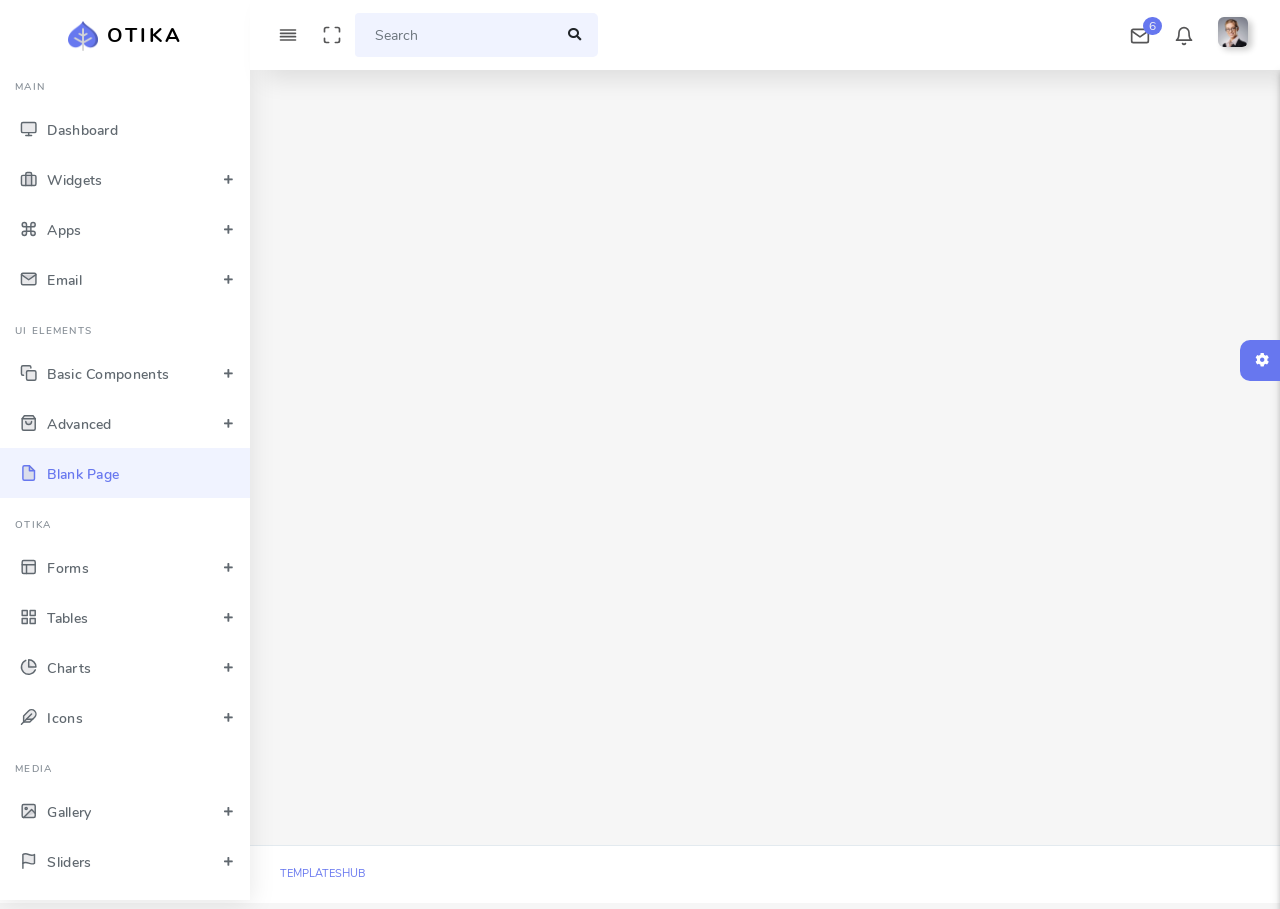
<file: ApiProjeKampi.WebUI/wwwroot/otika-bootstrap-admin-template/blank.html>
<!DOCTYPE html>
<html lang="en">


<!-- blank.html  21 Nov 2019 03:54:41 GMT -->
<head>
  <meta charset="UTF-8">
  <meta content="width=device-width, initial-scale=1, maximum-scale=1, shrink-to-fit=no" name="viewport">
  <title>Otika - Admin Dashboard Template</title>
  <!-- General CSS Files -->
  <link rel="stylesheet" href="assets/css/app.min.css">
  <!-- Template CSS -->
  <link rel="stylesheet" href="assets/css/style.css">
  <link rel="stylesheet" href="assets/css/components.css">
  <!-- Custom style CSS -->
  <link rel="stylesheet" href="assets/css/custom.css">
  <link rel='shortcut icon' type='image/x-icon' href='assets/img/favicon.ico' />
</head>

<body>
  <div class="loader"></div>
  <div id="app">
    <div class="main-wrapper main-wrapper-1">
      <div class="navbar-bg"></div>
      <nav class="navbar navbar-expand-lg main-navbar sticky">
        <div class="form-inline mr-auto">
          <ul class="navbar-nav mr-3">
            <li><a href="#" data-toggle="sidebar" class="nav-link nav-link-lg
									collapse-btn"> <i data-feather="align-justify"></i></a></li>
            <li><a href="#" class="nav-link nav-link-lg fullscreen-btn">
                <i data-feather="maximize"></i>
              </a></li>
            <li>
              <form class="form-inline mr-auto">
                <div class="search-element">
                  <input class="form-control" type="search" placeholder="Search" aria-label="Search" data-width="200">
                  <button class="btn" type="submit">
                    <i class="fas fa-search"></i>
                  </button>
                </div>
              </form>
            </li>
          </ul>
        </div>
        <ul class="navbar-nav navbar-right">
          <li class="dropdown dropdown-list-toggle"><a href="#" data-toggle="dropdown"
              class="nav-link nav-link-lg message-toggle"><i data-feather="mail"></i>
              <span class="badge headerBadge1">
                6 </span> </a>
            <div class="dropdown-menu dropdown-list dropdown-menu-right pullDown">
              <div class="dropdown-header">
                Messages
                <div class="float-right">
                  <a href="#">Mark All As Read</a>
                </div>
              </div>
              <div class="dropdown-list-content dropdown-list-message">
                <a href="#" class="dropdown-item"> <span class="dropdown-item-avatar
											text-white"> <img alt="image" src="assets/img/users/user-1.png" class="rounded-circle">
                  </span> <span class="dropdown-item-desc"> <span class="message-user">John
                      Deo</span>
                    <span class="time messege-text">Please check your mail !!</span>
                    <span class="time">2 Min Ago</span>
                  </span>
                </a> <a href="#" class="dropdown-item"> <span class="dropdown-item-avatar text-white">
                    <img alt="image" src="assets/img/users/user-2.png" class="rounded-circle">
                  </span> <span class="dropdown-item-desc"> <span class="message-user">Sarah
                      Smith</span> <span class="time messege-text">Request for leave
                      application</span>
                    <span class="time">5 Min Ago</span>
                  </span>
                </a> <a href="#" class="dropdown-item"> <span class="dropdown-item-avatar text-white">
                    <img alt="image" src="assets/img/users/user-5.png" class="rounded-circle">
                  </span> <span class="dropdown-item-desc"> <span class="message-user">Jacob
                      Ryan</span> <span class="time messege-text">Your payment invoice is
                      generated.</span> <span class="time">12 Min Ago</span>
                  </span>
                </a> <a href="#" class="dropdown-item"> <span class="dropdown-item-avatar text-white">
                    <img alt="image" src="assets/img/users/user-4.png" class="rounded-circle">
                  </span> <span class="dropdown-item-desc"> <span class="message-user">Lina
                      Smith</span> <span class="time messege-text">hii John, I have upload
                      doc
                      related to task.</span> <span class="time">30
                      Min Ago</span>
                  </span>
                </a> <a href="#" class="dropdown-item"> <span class="dropdown-item-avatar text-white">
                    <img alt="image" src="assets/img/users/user-3.png" class="rounded-circle">
                  </span> <span class="dropdown-item-desc"> <span class="message-user">Jalpa
                      Joshi</span> <span class="time messege-text">Please do as specify.
                      Let me
                      know if you have any query.</span> <span class="time">1
                      Days Ago</span>
                  </span>
                </a> <a href="#" class="dropdown-item"> <span class="dropdown-item-avatar text-white">
                    <img alt="image" src="assets/img/users/user-2.png" class="rounded-circle">
                  </span> <span class="dropdown-item-desc"> <span class="message-user">Sarah
                      Smith</span> <span class="time messege-text">Client Requirements</span>
                    <span class="time">2 Days Ago</span>
                  </span>
                </a>
              </div>
              <div class="dropdown-footer text-center">
                <a href="#">View All <i class="fas fa-chevron-right"></i></a>
              </div>
            </div>
          </li>
          <li class="dropdown dropdown-list-toggle"><a href="#" data-toggle="dropdown"
              class="nav-link notification-toggle nav-link-lg"><i data-feather="bell" class="bell"></i>
            </a>
            <div class="dropdown-menu dropdown-list dropdown-menu-right pullDown">
              <div class="dropdown-header">
                Notifications
                <div class="float-right">
                  <a href="#">Mark All As Read</a>
                </div>
              </div>
              <div class="dropdown-list-content dropdown-list-icons">
                <a href="#" class="dropdown-item dropdown-item-unread"> <span
                    class="dropdown-item-icon bg-primary text-white"> <i class="fas
												fa-code"></i>
                  </span> <span class="dropdown-item-desc"> Template update is
                    available now! <span class="time">2 Min
                      Ago</span>
                  </span>
                </a> <a href="#" class="dropdown-item"> <span class="dropdown-item-icon bg-info text-white"> <i class="far
												fa-user"></i>
                  </span> <span class="dropdown-item-desc"> <b>You</b> and <b>Dedik
                      Sugiharto</b> are now friends <span class="time">10 Hours
                      Ago</span>
                  </span>
                </a> <a href="#" class="dropdown-item"> <span class="dropdown-item-icon bg-success text-white"> <i
                      class="fas
												fa-check"></i>
                  </span> <span class="dropdown-item-desc"> <b>Kusnaedi</b> has
                    moved task <b>Fix bug header</b> to <b>Done</b> <span class="time">12
                      Hours
                      Ago</span>
                  </span>
                </a> <a href="#" class="dropdown-item"> <span class="dropdown-item-icon bg-danger text-white"> <i
                      class="fas fa-exclamation-triangle"></i>
                  </span> <span class="dropdown-item-desc"> Low disk space. Let's
                    clean it! <span class="time">17 Hours Ago</span>
                  </span>
                </a> <a href="#" class="dropdown-item"> <span class="dropdown-item-icon bg-info text-white"> <i class="fas
												fa-bell"></i>
                  </span> <span class="dropdown-item-desc"> Welcome to Otika
                    template! <span class="time">Yesterday</span>
                  </span>
                </a>
              </div>
              <div class="dropdown-footer text-center">
                <a href="#">View All <i class="fas fa-chevron-right"></i></a>
              </div>
            </div>
          </li>
          <li class="dropdown"><a href="#" data-toggle="dropdown"
              class="nav-link dropdown-toggle nav-link-lg nav-link-user"> <img alt="image" src="assets/img/user.png"
                class="user-img-radious-style"> <span class="d-sm-none d-lg-inline-block"></span></a>
            <div class="dropdown-menu dropdown-menu-right pullDown">
              <div class="dropdown-title">Hello Sarah Smith</div>
              <a href="profile.html" class="dropdown-item has-icon"> <i class="far
										fa-user"></i> Profile
              </a> <a href="timeline.html" class="dropdown-item has-icon"> <i class="fas fa-bolt"></i>
                Activities
              </a> <a href="#" class="dropdown-item has-icon"> <i class="fas fa-cog"></i>
                Settings
              </a>
              <div class="dropdown-divider"></div>
              <a href="auth-login.html" class="dropdown-item has-icon text-danger"> <i class="fas fa-sign-out-alt"></i>
                Logout
              </a>
            </div>
          </li>
        </ul>
      </nav>
      <div class="main-sidebar sidebar-style-2">
        <aside id="sidebar-wrapper">
          <div class="sidebar-brand">
            <a href="index.html"> <img alt="image" src="assets/img/logo.png" class="header-logo" /> <span
                class="logo-name">Otika</span>
            </a>
          </div>
          <ul class="sidebar-menu">
            <li class="menu-header">Main</li>
            <li class="dropdown">
              <a href="index.html" class="nav-link"><i data-feather="monitor"></i><span>Dashboard</span></a>
            </li>
            <li class="dropdown">
              <a href="#" class="menu-toggle nav-link has-dropdown"><i
                  data-feather="briefcase"></i><span>Widgets</span></a>
              <ul class="dropdown-menu">
                <li><a class="nav-link" href="widget-chart.html">Chart Widgets</a></li>
                <li><a class="nav-link" href="widget-data.html">Data Widgets</a></li>
              </ul>
            </li>
            <li class="dropdown">
              <a href="#" class="menu-toggle nav-link has-dropdown"><i data-feather="command"></i><span>Apps</span></a>
              <ul class="dropdown-menu">
                <li><a class="nav-link" href="chat.html">Chat</a></li>
                <li><a class="nav-link" href="portfolio.html">Portfolio</a></li>
                <li><a class="nav-link" href="blog.html">Blog</a></li>
                <li><a class="nav-link" href="calendar.html">Calendar</a></li>
              </ul>
            </li>
            <li class="dropdown">
              <a href="#" class="menu-toggle nav-link has-dropdown"><i data-feather="mail"></i><span>Email</span></a>
              <ul class="dropdown-menu">
                <li><a class="nav-link" href="email-inbox.html">Inbox</a></li>
                <li><a class="nav-link" href="email-compose.html">Compose</a></li>
                <li><a class="nav-link" href="email-read.html">read</a></li>
              </ul>
            </li>
            <li class="menu-header">UI Elements</li>
            <li class="dropdown">
              <a href="#" class="menu-toggle nav-link has-dropdown"><i data-feather="copy"></i><span>Basic
                  Components</span></a>
              <ul class="dropdown-menu">
                <li><a class="nav-link" href="alert.html">Alert</a></li>
                <li><a class="nav-link" href="badge.html">Badge</a></li>
                <li><a class="nav-link" href="breadcrumb.html">Breadcrumb</a></li>
                <li><a class="nav-link" href="buttons.html">Buttons</a></li>
                <li><a class="nav-link" href="collapse.html">Collapse</a></li>
                <li><a class="nav-link" href="dropdown.html">Dropdown</a></li>
                <li><a class="nav-link" href="checkbox-and-radio.html">Checkbox &amp; Radios</a></li>
                <li><a class="nav-link" href="list-group.html">List Group</a></li>
                <li><a class="nav-link" href="media-object.html">Media Object</a></li>
                <li><a class="nav-link" href="navbar.html">Navbar</a></li>
                <li><a class="nav-link" href="pagination.html">Pagination</a></li>
                <li><a class="nav-link" href="popover.html">Popover</a></li>
                <li><a class="nav-link" href="progress.html">Progress</a></li>
                <li><a class="nav-link" href="tooltip.html">Tooltip</a></li>
                <li><a class="nav-link" href="flags.html">Flag</a></li>
                <li><a class="nav-link" href="typography.html">Typography</a></li>
              </ul>
            </li>
            <li class="dropdown">
              <a href="#" class="menu-toggle nav-link has-dropdown"><i
                  data-feather="shopping-bag"></i><span>Advanced</span></a>
              <ul class="dropdown-menu">
                <li><a class="nav-link" href="avatar.html">Avatar</a></li>
                <li><a class="nav-link" href="card.html">Card</a></li>
                <li><a class="nav-link" href="modal.html">Modal</a></li>
                <li><a class="nav-link" href="sweet-alert.html">Sweet Alert</a></li>
                <li><a class="nav-link" href="toastr.html">Toastr</a></li>
                <li><a class="nav-link" href="empty-state.html">Empty State</a></li>
                <li><a class="nav-link" href="multiple-upload.html">Multiple Upload</a></li>
                <li><a class="nav-link" href="pricing.html">Pricing</a></li>
                <li><a class="nav-link" href="tabs.html">Tab</a></li>
              </ul>
            </li>
            <li class="active"><a class="nav-link" href="blank.html"><i data-feather="file"></i><span>Blank
                  Page</span></a></li>
            <li class="menu-header">Otika</li>
            <li class="dropdown">
              <a href="#" class="menu-toggle nav-link has-dropdown"><i data-feather="layout"></i><span>Forms</span></a>
              <ul class="dropdown-menu">
                <li><a class="nav-link" href="basic-form.html">Basic Form</a></li>
                <li><a class="nav-link" href="forms-advanced-form.html">Advanced Form</a></li>
                <li><a class="nav-link" href="forms-editor.html">Editor</a></li>
                <li><a class="nav-link" href="forms-validation.html">Validation</a></li>
                <li><a class="nav-link" href="form-wizard.html">Form Wizard</a></li>
              </ul>
            </li>
            <li class="dropdown">
              <a href="#" class="menu-toggle nav-link has-dropdown"><i data-feather="grid"></i><span>Tables</span></a>
              <ul class="dropdown-menu">
                <li><a class="nav-link" href="basic-table.html">Basic Tables</a></li>
                <li><a class="nav-link" href="advance-table.html">Advanced Table</a></li>
                <li><a class="nav-link" href="datatables.html">Datatable</a></li>
                <li><a class="nav-link" href="export-table.html">Export Table</a></li>
                <li><a class="nav-link" href="editable-table.html">Editable Table</a></li>
              </ul>
            </li>
            <li class="dropdown">
              <a href="#" class="menu-toggle nav-link has-dropdown"><i
                  data-feather="pie-chart"></i><span>Charts</span></a>
              <ul class="dropdown-menu">
                <li><a class="nav-link" href="chart-amchart.html">amChart</a></li>
                <li><a class="nav-link" href="chart-apexchart.html">apexchart</a></li>
                <li><a class="nav-link" href="chart-echart.html">eChart</a></li>
                <li><a class="nav-link" href="chart-chartjs.html">Chartjs</a></li>
                <li><a class="nav-link" href="chart-sparkline.html">Sparkline</a></li>
                <li><a class="nav-link" href="chart-morris.html">Morris</a></li>
              </ul>
            </li>
            <li class="dropdown">
              <a href="#" class="menu-toggle nav-link has-dropdown"><i data-feather="feather"></i><span>Icons</span></a>
              <ul class="dropdown-menu">
                <li><a class="nav-link" href="icon-font-awesome.html">Font Awesome</a></li>
                <li><a class="nav-link" href="icon-material.html">Material Design</a></li>
                <li><a class="nav-link" href="icon-ionicons.html">Ion Icons</a></li>
                <li><a class="nav-link" href="icon-feather.html">Feather Icons</a></li>
                <li><a class="nav-link" href="icon-weather-icon.html">Weather Icon</a></li>
              </ul>
            </li>
            <li class="menu-header">Media</li>
            <li class="dropdown">
              <a href="#" class="menu-toggle nav-link has-dropdown"><i data-feather="image"></i><span>Gallery</span></a>
              <ul class="dropdown-menu">
                <li><a class="nav-link" href="light-gallery.html">Light Gallery</a></li>
                <li><a href="gallery1.html">Gallery 2</a></li>
              </ul>
            </li>
            <li class="dropdown">
              <a href="#" class="menu-toggle nav-link has-dropdown"><i data-feather="flag"></i><span>Sliders</span></a>
              <ul class="dropdown-menu">
                <li><a href="carousel.html">Bootstrap Carousel.html</a></li>
                <li><a class="nav-link" href="owl-carousel.html">Owl Carousel</a></li>
              </ul>
            </li>
            <li><a class="nav-link" href="timeline.html"><i data-feather="sliders"></i><span>Timeline</span></a></li>
            <li class="menu-header">Maps</li>
            <li class="dropdown">
              <a href="#" class="menu-toggle nav-link has-dropdown"><i data-feather="map"></i><span>Google
                  Maps</span></a>
              <ul class="dropdown-menu">
                <li><a href="gmaps-advanced-route.html">Advanced Route</a></li>
                <li><a href="gmaps-draggable-marker.html">Draggable Marker</a></li>
                <li><a href="gmaps-geocoding.html">Geocoding</a></li>
                <li><a href="gmaps-geolocation.html">Geolocation</a></li>
                <li><a href="gmaps-marker.html">Marker</a></li>
                <li><a href="gmaps-multiple-marker.html">Multiple Marker</a></li>
                <li><a href="gmaps-route.html">Route</a></li>
                <li><a href="gmaps-simple.html">Simple</a></li>
              </ul>
            </li>
            <li><a class="nav-link" href="vector-map.html"><i data-feather="map-pin"></i><span>Vector
                  Map</span></a></li>
            <li class="menu-header">Pages</li>
            <li class="dropdown">
              <a href="#" class="menu-toggle nav-link has-dropdown"><i
                  data-feather="user-check"></i><span>Auth</span></a>
              <ul class="dropdown-menu">
                <li><a href="auth-login.html">Login</a></li>
                <li><a href="auth-register.html">Register</a></li>
                <li><a href="auth-forgot-password.html">Forgot Password</a></li>
                <li><a href="auth-reset-password.html">Reset Password</a></li>
                <li><a href="subscribe.html">Subscribe</a></li>
              </ul>
            </li>
            <li class="dropdown">
              <a href="#" class="menu-toggle nav-link has-dropdown"><i
                  data-feather="alert-triangle"></i><span>Errors</span></a>
              <ul class="dropdown-menu">
                <li><a class="nav-link" href="errors-503.html">503</a></li>
                <li><a class="nav-link" href="errors-403.html">403</a></li>
                <li><a class="nav-link" href="errors-404.html">404</a></li>
                <li><a class="nav-link" href="errors-500.html">500</a></li>
              </ul>
            </li>
            <li class="dropdown">
              <a href="#" class="menu-toggle nav-link has-dropdown"><i data-feather="anchor"></i><span>Other
                  Pages</span></a>
              <ul class="dropdown-menu">
                <li><a class="nav-link" href="create-post.html">Create Post</a></li>
                <li><a class="nav-link" href="posts.html">Posts</a></li>
                <li><a class="nav-link" href="profile.html">Profile</a></li>
                <li><a class="nav-link" href="contact.html">Contact</a></li>
                <li><a class="nav-link" href="invoice.html">Invoice</a></li>
              </ul>
            </li>
            <li class="dropdown">
              <a href="#" class="menu-toggle nav-link has-dropdown"><i
                  data-feather="chevrons-down"></i><span>Multilevel</span></a>
              <ul class="dropdown-menu">
                <li><a href="#">Menu 1</a></li>
                <li class="dropdown">
                  <a href="#" class="has-dropdown">Menu 2</a>
                  <ul class="dropdown-menu">
                    <li><a href="#">Child Menu 1</a></li>
                    <li class="dropdown">
                      <a href="#" class="has-dropdown">Child Menu 2</a>
                      <ul class="dropdown-menu">
                        <li><a href="#">Child Menu 1</a></li>
                        <li><a href="#">Child Menu 2</a></li>
                      </ul>
                    </li>
                    <li><a href="#"> Child Menu 3</a></li>
                  </ul>
                </li>
              </ul>
            </li>
          </ul>
        </aside>
      </div>
      <!-- Main Content -->
      <div class="main-content">
        <section class="section">
          <div class="section-body">
            <!-- add content here -->
          </div>
        </section>
        <div class="settingSidebar">
          <a href="javascript:void(0)" class="settingPanelToggle"> <i class="fa fa-spin fa-cog"></i>
          </a>
          <div class="settingSidebar-body ps-container ps-theme-default">
            <div class=" fade show active">
              <div class="setting-panel-header">Setting Panel
              </div>
              <div class="p-15 border-bottom">
                <h6 class="font-medium m-b-10">Select Layout</h6>
                <div class="selectgroup layout-color w-50">
                  <label class="selectgroup-item">
                    <input type="radio" name="value" value="1" class="selectgroup-input-radio select-layout" checked>
                    <span class="selectgroup-button">Light</span>
                  </label>
                  <label class="selectgroup-item">
                    <input type="radio" name="value" value="2" class="selectgroup-input-radio select-layout">
                    <span class="selectgroup-button">Dark</span>
                  </label>
                </div>
              </div>
              <div class="p-15 border-bottom">
                <h6 class="font-medium m-b-10">Sidebar Color</h6>
                <div class="selectgroup selectgroup-pills sidebar-color">
                  <label class="selectgroup-item">
                    <input type="radio" name="icon-input" value="1" class="selectgroup-input select-sidebar">
                    <span class="selectgroup-button selectgroup-button-icon" data-toggle="tooltip"
                      data-original-title="Light Sidebar"><i class="fas fa-sun"></i></span>
                  </label>
                  <label class="selectgroup-item">
                    <input type="radio" name="icon-input" value="2" class="selectgroup-input select-sidebar" checked>
                    <span class="selectgroup-button selectgroup-button-icon" data-toggle="tooltip"
                      data-original-title="Dark Sidebar"><i class="fas fa-moon"></i></span>
                  </label>
                </div>
              </div>
              <div class="p-15 border-bottom">
                <h6 class="font-medium m-b-10">Color Theme</h6>
                <div class="theme-setting-options">
                  <ul class="choose-theme list-unstyled mb-0">
                    <li title="white" class="active">
                      <div class="white"></div>
                    </li>
                    <li title="cyan">
                      <div class="cyan"></div>
                    </li>
                    <li title="black">
                      <div class="black"></div>
                    </li>
                    <li title="purple">
                      <div class="purple"></div>
                    </li>
                    <li title="orange">
                      <div class="orange"></div>
                    </li>
                    <li title="green">
                      <div class="green"></div>
                    </li>
                    <li title="red">
                      <div class="red"></div>
                    </li>
                  </ul>
                </div>
              </div>
              <div class="p-15 border-bottom">
                <div class="theme-setting-options">
                  <label class="m-b-0">
                    <input type="checkbox" name="custom-switch-checkbox" class="custom-switch-input"
                      id="mini_sidebar_setting">
                    <span class="custom-switch-indicator"></span>
                    <span class="control-label p-l-10">Mini Sidebar</span>
                  </label>
                </div>
              </div>
              <div class="p-15 border-bottom">
                <div class="theme-setting-options">
                  <label class="m-b-0">
                    <input type="checkbox" name="custom-switch-checkbox" class="custom-switch-input"
                      id="sticky_header_setting">
                    <span class="custom-switch-indicator"></span>
                    <span class="control-label p-l-10">Sticky Header</span>
                  </label>
                </div>
              </div>
              <div class="mt-4 mb-4 p-3 align-center rt-sidebar-last-ele">
                <a href="#" class="btn btn-icon icon-left btn-primary btn-restore-theme">
                  <i class="fas fa-undo"></i> Restore Default
                </a>
              </div>
            </div>
          </div>
        </div>
      </div>
      <footer class="main-footer">
        <div class="footer-left">
          <a href="templateshub.net">Templateshub</a></a>
        </div>
        <div class="footer-right">
        </div>
      </footer>
    </div>
  </div>
  <!-- General JS Scripts -->
  <script src="assets/js/app.min.js"></script>
  <!-- JS Libraies -->
  <!-- Page Specific JS File -->
  <!-- Template JS File -->
  <script src="assets/js/scripts.js"></script>
  <!-- Custom JS File -->
  <script src="assets/js/custom.js"></script>
</body>


<!-- blank.html  21 Nov 2019 03:54:41 GMT -->
</html>
</file>
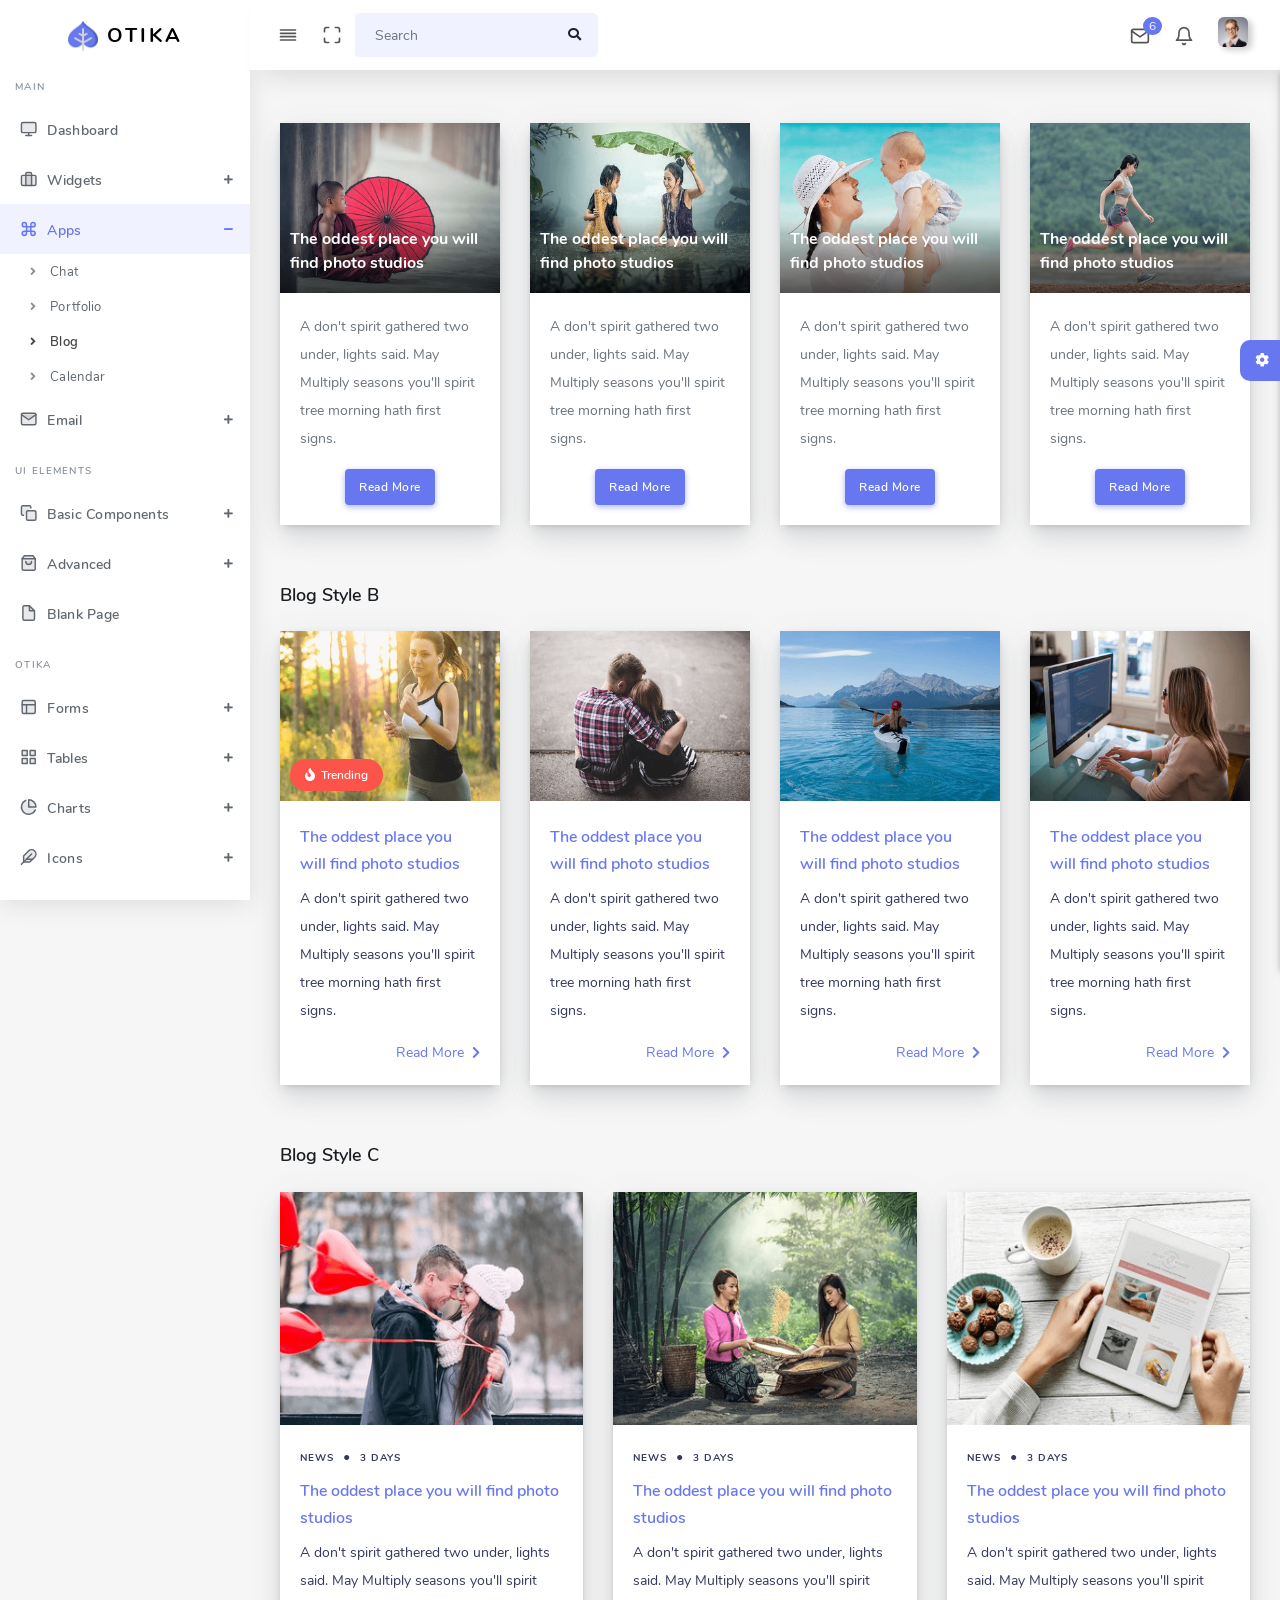
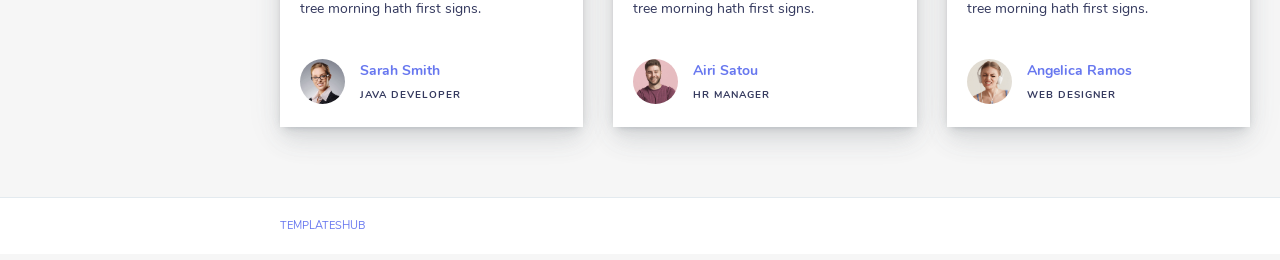
<file: ApiProjeKampi.WebUI/wwwroot/otika-bootstrap-admin-template/blog.html>
<!DOCTYPE html>
<html lang="en">


<!-- blog.html  21 Nov 2019 03:50:31 GMT -->
<head>
  <meta charset="UTF-8">
  <meta content="width=device-width, initial-scale=1, maximum-scale=1, shrink-to-fit=no" name="viewport">
  <title>Otika - Admin Dashboard Template</title>
  <!-- General CSS Files -->
  <link rel="stylesheet" href="assets/css/app.min.css">
  <!-- Template CSS -->
  <link rel="stylesheet" href="assets/css/style.css">
  <link rel="stylesheet" href="assets/css/components.css">
  <!-- Custom style CSS -->
  <link rel="stylesheet" href="assets/css/custom.css">
  <link rel='shortcut icon' type='image/x-icon' href='assets/img/favicon.ico' />
</head>

<body>
  <div class="loader"></div>
  <div id="app">
    <div class="main-wrapper main-wrapper-1">
      <div class="navbar-bg"></div>
      <nav class="navbar navbar-expand-lg main-navbar sticky">
        <div class="form-inline mr-auto">
          <ul class="navbar-nav mr-3">
            <li><a href="#" data-toggle="sidebar" class="nav-link nav-link-lg
									collapse-btn"> <i data-feather="align-justify"></i></a></li>
            <li><a href="#" class="nav-link nav-link-lg fullscreen-btn">
                <i data-feather="maximize"></i>
              </a></li>
            <li>
              <form class="form-inline mr-auto">
                <div class="search-element">
                  <input class="form-control" type="search" placeholder="Search" aria-label="Search" data-width="200">
                  <button class="btn" type="submit">
                    <i class="fas fa-search"></i>
                  </button>
                </div>
              </form>
            </li>
          </ul>
        </div>
        <ul class="navbar-nav navbar-right">
          <li class="dropdown dropdown-list-toggle"><a href="#" data-toggle="dropdown"
              class="nav-link nav-link-lg message-toggle"><i data-feather="mail"></i>
              <span class="badge headerBadge1">
                6 </span> </a>
            <div class="dropdown-menu dropdown-list dropdown-menu-right pullDown">
              <div class="dropdown-header">
                Messages
                <div class="float-right">
                  <a href="#">Mark All As Read</a>
                </div>
              </div>
              <div class="dropdown-list-content dropdown-list-message">
                <a href="#" class="dropdown-item"> <span class="dropdown-item-avatar
											text-white"> <img alt="image" src="assets/img/users/user-1.png" class="rounded-circle">
                  </span> <span class="dropdown-item-desc"> <span class="message-user">John
                      Deo</span>
                    <span class="time messege-text">Please check your mail !!</span>
                    <span class="time">2 Min Ago</span>
                  </span>
                </a> <a href="#" class="dropdown-item"> <span class="dropdown-item-avatar text-white">
                    <img alt="image" src="assets/img/users/user-2.png" class="rounded-circle">
                  </span> <span class="dropdown-item-desc"> <span class="message-user">Sarah
                      Smith</span> <span class="time messege-text">Request for leave
                      application</span>
                    <span class="time">5 Min Ago</span>
                  </span>
                </a> <a href="#" class="dropdown-item"> <span class="dropdown-item-avatar text-white">
                    <img alt="image" src="assets/img/users/user-5.png" class="rounded-circle">
                  </span> <span class="dropdown-item-desc"> <span class="message-user">Jacob
                      Ryan</span> <span class="time messege-text">Your payment invoice is
                      generated.</span> <span class="time">12 Min Ago</span>
                  </span>
                </a> <a href="#" class="dropdown-item"> <span class="dropdown-item-avatar text-white">
                    <img alt="image" src="assets/img/users/user-4.png" class="rounded-circle">
                  </span> <span class="dropdown-item-desc"> <span class="message-user">Lina
                      Smith</span> <span class="time messege-text">hii John, I have upload
                      doc
                      related to task.</span> <span class="time">30
                      Min Ago</span>
                  </span>
                </a> <a href="#" class="dropdown-item"> <span class="dropdown-item-avatar text-white">
                    <img alt="image" src="assets/img/users/user-3.png" class="rounded-circle">
                  </span> <span class="dropdown-item-desc"> <span class="message-user">Jalpa
                      Joshi</span> <span class="time messege-text">Please do as specify.
                      Let me
                      know if you have any query.</span> <span class="time">1
                      Days Ago</span>
                  </span>
                </a> <a href="#" class="dropdown-item"> <span class="dropdown-item-avatar text-white">
                    <img alt="image" src="assets/img/users/user-2.png" class="rounded-circle">
                  </span> <span class="dropdown-item-desc"> <span class="message-user">Sarah
                      Smith</span> <span class="time messege-text">Client Requirements</span>
                    <span class="time">2 Days Ago</span>
                  </span>
                </a>
              </div>
              <div class="dropdown-footer text-center">
                <a href="#">View All <i class="fas fa-chevron-right"></i></a>
              </div>
            </div>
          </li>
          <li class="dropdown dropdown-list-toggle"><a href="#" data-toggle="dropdown"
              class="nav-link notification-toggle nav-link-lg"><i data-feather="bell" class="bell"></i>
            </a>
            <div class="dropdown-menu dropdown-list dropdown-menu-right pullDown">
              <div class="dropdown-header">
                Notifications
                <div class="float-right">
                  <a href="#">Mark All As Read</a>
                </div>
              </div>
              <div class="dropdown-list-content dropdown-list-icons">
                <a href="#" class="dropdown-item dropdown-item-unread"> <span
                    class="dropdown-item-icon bg-primary text-white"> <i class="fas
												fa-code"></i>
                  </span> <span class="dropdown-item-desc"> Template update is
                    available now! <span class="time">2 Min
                      Ago</span>
                  </span>
                </a> <a href="#" class="dropdown-item"> <span class="dropdown-item-icon bg-info text-white"> <i class="far
												fa-user"></i>
                  </span> <span class="dropdown-item-desc"> <b>You</b> and <b>Dedik
                      Sugiharto</b> are now friends <span class="time">10 Hours
                      Ago</span>
                  </span>
                </a> <a href="#" class="dropdown-item"> <span class="dropdown-item-icon bg-success text-white"> <i
                      class="fas
												fa-check"></i>
                  </span> <span class="dropdown-item-desc"> <b>Kusnaedi</b> has
                    moved task <b>Fix bug header</b> to <b>Done</b> <span class="time">12
                      Hours
                      Ago</span>
                  </span>
                </a> <a href="#" class="dropdown-item"> <span class="dropdown-item-icon bg-danger text-white"> <i
                      class="fas fa-exclamation-triangle"></i>
                  </span> <span class="dropdown-item-desc"> Low disk space. Let's
                    clean it! <span class="time">17 Hours Ago</span>
                  </span>
                </a> <a href="#" class="dropdown-item"> <span class="dropdown-item-icon bg-info text-white"> <i class="fas
												fa-bell"></i>
                  </span> <span class="dropdown-item-desc"> Welcome to Otika
                    template! <span class="time">Yesterday</span>
                  </span>
                </a>
              </div>
              <div class="dropdown-footer text-center">
                <a href="#">View All <i class="fas fa-chevron-right"></i></a>
              </div>
            </div>
          </li>
          <li class="dropdown"><a href="#" data-toggle="dropdown"
              class="nav-link dropdown-toggle nav-link-lg nav-link-user"> <img alt="image" src="assets/img/user.png"
                class="user-img-radious-style"> <span class="d-sm-none d-lg-inline-block"></span></a>
            <div class="dropdown-menu dropdown-menu-right pullDown">
              <div class="dropdown-title">Hello Sarah Smith</div>
              <a href="profile.html" class="dropdown-item has-icon"> <i class="far
										fa-user"></i> Profile
              </a> <a href="timeline.html" class="dropdown-item has-icon"> <i class="fas fa-bolt"></i>
                Activities
              </a> <a href="#" class="dropdown-item has-icon"> <i class="fas fa-cog"></i>
                Settings
              </a>
              <div class="dropdown-divider"></div>
              <a href="auth-login.html" class="dropdown-item has-icon text-danger"> <i class="fas fa-sign-out-alt"></i>
                Logout
              </a>
            </div>
          </li>
        </ul>
      </nav>
      <div class="main-sidebar sidebar-style-2">
        <aside id="sidebar-wrapper">
          <div class="sidebar-brand">
            <a href="index.html"> <img alt="image" src="assets/img/logo.png" class="header-logo" /> <span
                class="logo-name">Otika</span>
            </a>
          </div>
          <ul class="sidebar-menu">
            <li class="menu-header">Main</li>
            <li class="dropdown">
              <a href="index.html" class="nav-link"><i data-feather="monitor"></i><span>Dashboard</span></a>
            </li>
            <li class="dropdown">
              <a href="#" class="menu-toggle nav-link has-dropdown"><i
                  data-feather="briefcase"></i><span>Widgets</span></a>
              <ul class="dropdown-menu">
                <li><a class="nav-link" href="widget-chart.html">Chart Widgets</a></li>
                <li><a class="nav-link" href="widget-data.html">Data Widgets</a></li>
              </ul>
            </li>
            <li class="dropdown active">
              <a href="#" class="menu-toggle nav-link has-dropdown"><i data-feather="command"></i><span>Apps</span></a>
              <ul class="dropdown-menu">
                <li><a class="nav-link" href="chat.html">Chat</a></li>
                <li><a class="nav-link" href="portfolio.html">Portfolio</a></li>
                <li class="active"><a class="nav-link" href="blog.html">Blog</a></li>
                <li><a class="nav-link" href="calendar.html">Calendar</a></li>
              </ul>
            </li>
            <li class="dropdown">
              <a href="#" class="menu-toggle nav-link has-dropdown"><i data-feather="mail"></i><span>Email</span></a>
              <ul class="dropdown-menu">
                <li><a class="nav-link" href="email-inbox.html">Inbox</a></li>
                <li><a class="nav-link" href="email-compose.html">Compose</a></li>
                <li><a class="nav-link" href="email-read.html">read</a></li>
              </ul>
            </li>
            <li class="menu-header">UI Elements</li>
            <li class="dropdown">
              <a href="#" class="menu-toggle nav-link has-dropdown"><i data-feather="copy"></i><span>Basic
                  Components</span></a>
              <ul class="dropdown-menu">
                <li><a class="nav-link" href="alert.html">Alert</a></li>
                <li><a class="nav-link" href="badge.html">Badge</a></li>
                <li><a class="nav-link" href="breadcrumb.html">Breadcrumb</a></li>
                <li><a class="nav-link" href="buttons.html">Buttons</a></li>
                <li><a class="nav-link" href="collapse.html">Collapse</a></li>
                <li><a class="nav-link" href="dropdown.html">Dropdown</a></li>
                <li><a class="nav-link" href="checkbox-and-radio.html">Checkbox &amp; Radios</a></li>
                <li><a class="nav-link" href="list-group.html">List Group</a></li>
                <li><a class="nav-link" href="media-object.html">Media Object</a></li>
                <li><a class="nav-link" href="navbar.html">Navbar</a></li>
                <li><a class="nav-link" href="pagination.html">Pagination</a></li>
                <li><a class="nav-link" href="popover.html">Popover</a></li>
                <li><a class="nav-link" href="progress.html">Progress</a></li>
                <li><a class="nav-link" href="tooltip.html">Tooltip</a></li>
                <li><a class="nav-link" href="flags.html">Flag</a></li>
                <li><a class="nav-link" href="typography.html">Typography</a></li>
              </ul>
            </li>
            <li class="dropdown">
              <a href="#" class="menu-toggle nav-link has-dropdown"><i
                  data-feather="shopping-bag"></i><span>Advanced</span></a>
              <ul class="dropdown-menu">
                <li><a class="nav-link" href="avatar.html">Avatar</a></li>
                <li><a class="nav-link" href="card.html">Card</a></li>
                <li><a class="nav-link" href="modal.html">Modal</a></li>
                <li><a class="nav-link" href="sweet-alert.html">Sweet Alert</a></li>
                <li><a class="nav-link" href="toastr.html">Toastr</a></li>
                <li><a class="nav-link" href="empty-state.html">Empty State</a></li>
                <li><a class="nav-link" href="multiple-upload.html">Multiple Upload</a></li>
                <li><a class="nav-link" href="pricing.html">Pricing</a></li>
                <li><a class="nav-link" href="tabs.html">Tab</a></li>
              </ul>
            </li>
            <li><a class="nav-link" href="blank.html"><i data-feather="file"></i><span>Blank Page</span></a></li>
            <li class="menu-header">Otika</li>
            <li class="dropdown">
              <a href="#" class="menu-toggle nav-link has-dropdown"><i data-feather="layout"></i><span>Forms</span></a>
              <ul class="dropdown-menu">
                <li><a class="nav-link" href="basic-form.html">Basic Form</a></li>
                <li><a class="nav-link" href="forms-advanced-form.html">Advanced Form</a></li>
                <li><a class="nav-link" href="forms-editor.html">Editor</a></li>
                <li><a class="nav-link" href="forms-validation.html">Validation</a></li>
                <li><a class="nav-link" href="form-wizard.html">Form Wizard</a></li>
              </ul>
            </li>
            <li class="dropdown">
              <a href="#" class="menu-toggle nav-link has-dropdown"><i data-feather="grid"></i><span>Tables</span></a>
              <ul class="dropdown-menu">
                <li><a class="nav-link" href="basic-table.html">Basic Tables</a></li>
                <li><a class="nav-link" href="advance-table.html">Advanced Table</a></li>
                <li><a class="nav-link" href="datatables.html">Datatable</a></li>
                <li><a class="nav-link" href="export-table.html">Export Table</a></li>
                <li><a class="nav-link" href="editable-table.html">Editable Table</a></li>
              </ul>
            </li>
            <li class="dropdown">
              <a href="#" class="menu-toggle nav-link has-dropdown"><i
                  data-feather="pie-chart"></i><span>Charts</span></a>
              <ul class="dropdown-menu">
                <li><a class="nav-link" href="chart-amchart.html">amChart</a></li>
                <li><a class="nav-link" href="chart-apexchart.html">apexchart</a></li>
                <li><a class="nav-link" href="chart-echart.html">eChart</a></li>
                <li><a class="nav-link" href="chart-chartjs.html">Chartjs</a></li>
                <li><a class="nav-link" href="chart-sparkline.html">Sparkline</a></li>
                <li><a class="nav-link" href="chart-morris.html">Morris</a></li>
              </ul>
            </li>
            <li class="dropdown">
              <a href="#" class="menu-toggle nav-link has-dropdown"><i data-feather="feather"></i><span>Icons</span></a>
              <ul class="dropdown-menu">
                <li><a class="nav-link" href="icon-font-awesome.html">Font Awesome</a></li>
                <li><a class="nav-link" href="icon-material.html">Material Design</a></li>
                <li><a class="nav-link" href="icon-ionicons.html">Ion Icons</a></li>
                <li><a class="nav-link" href="icon-feather.html">Feather Icons</a></li>
                <li><a class="nav-link" href="icon-weather-icon.html">Weather Icon</a></li>
              </ul>
            </li>
            <li class="menu-header">Media</li>
            <li class="dropdown">
              <a href="#" class="menu-toggle nav-link has-dropdown"><i data-feather="image"></i><span>Gallery</span></a>
              <ul class="dropdown-menu">
                <li><a class="nav-link" href="light-gallery.html">Light Gallery</a></li>
                <li><a href="gallery1.html">Gallery 2</a></li>
              </ul>
            </li>
            <li class="dropdown">
              <a href="#" class="menu-toggle nav-link has-dropdown"><i data-feather="flag"></i><span>Sliders</span></a>
              <ul class="dropdown-menu">
                <li><a href="carousel.html">Bootstrap Carousel.html</a></li>
                <li><a class="nav-link" href="owl-carousel.html">Owl Carousel</a></li>
              </ul>
            </li>
            <li><a class="nav-link" href="timeline.html"><i data-feather="sliders"></i><span>Timeline</span></a></li>
            <li class="menu-header">Maps</li>
            <li class="dropdown">
              <a href="#" class="menu-toggle nav-link has-dropdown"><i data-feather="map"></i><span>Google
                  Maps</span></a>
              <ul class="dropdown-menu">
                <li><a href="gmaps-advanced-route.html">Advanced Route</a></li>
                <li><a href="gmaps-draggable-marker.html">Draggable Marker</a></li>
                <li><a href="gmaps-geocoding.html">Geocoding</a></li>
                <li><a href="gmaps-geolocation.html">Geolocation</a></li>
                <li><a href="gmaps-marker.html">Marker</a></li>
                <li><a href="gmaps-multiple-marker.html">Multiple Marker</a></li>
                <li><a href="gmaps-route.html">Route</a></li>
                <li><a href="gmaps-simple.html">Simple</a></li>
              </ul>
            </li>
            <li><a class="nav-link" href="vector-map.html"><i data-feather="map-pin"></i><span>Vector
                  Map</span></a></li>
            <li class="menu-header">Pages</li>
            <li class="dropdown">
              <a href="#" class="menu-toggle nav-link has-dropdown"><i
                  data-feather="user-check"></i><span>Auth</span></a>
              <ul class="dropdown-menu">
                <li><a href="auth-login.html">Login</a></li>
                <li><a href="auth-register.html">Register</a></li>
                <li><a href="auth-forgot-password.html">Forgot Password</a></li>
                <li><a href="auth-reset-password.html">Reset Password</a></li>
                <li><a href="subscribe.html">Subscribe</a></li>
              </ul>
            </li>
            <li class="dropdown">
              <a href="#" class="menu-toggle nav-link has-dropdown"><i
                  data-feather="alert-triangle"></i><span>Errors</span></a>
              <ul class="dropdown-menu">
                <li><a class="nav-link" href="errors-503.html">503</a></li>
                <li><a class="nav-link" href="errors-403.html">403</a></li>
                <li><a class="nav-link" href="errors-404.html">404</a></li>
                <li><a class="nav-link" href="errors-500.html">500</a></li>
              </ul>
            </li>
            <li class="dropdown">
              <a href="#" class="menu-toggle nav-link has-dropdown"><i data-feather="anchor"></i><span>Other
                  Pages</span></a>
              <ul class="dropdown-menu">
                <li><a class="nav-link" href="create-post.html">Create Post</a></li>
                <li><a class="nav-link" href="posts.html">Posts</a></li>
                <li><a class="nav-link" href="profile.html">Profile</a></li>
                <li><a class="nav-link" href="contact.html">Contact</a></li>
                <li><a class="nav-link" href="invoice.html">Invoice</a></li>
              </ul>
            </li>
            <li class="dropdown">
              <a href="#" class="menu-toggle nav-link has-dropdown"><i
                  data-feather="chevrons-down"></i><span>Multilevel</span></a>
              <ul class="dropdown-menu">
                <li><a href="#">Menu 1</a></li>
                <li class="dropdown">
                  <a href="#" class="has-dropdown">Menu 2</a>
                  <ul class="dropdown-menu">
                    <li><a href="#">Child Menu 1</a></li>
                    <li class="dropdown">
                      <a href="#" class="has-dropdown">Child Menu 2</a>
                      <ul class="dropdown-menu">
                        <li><a href="#">Child Menu 1</a></li>
                        <li><a href="#">Child Menu 2</a></li>
                      </ul>
                    </li>
                    <li><a href="#"> Child Menu 3</a></li>
                  </ul>
                </li>
              </ul>
            </li>
          </ul>
        </aside>
      </div>
      <!-- Main Content -->
      <div class="main-content">
        <section class="section">
          <div class="section-body">
            <div class="row">
              <div class="col-12 col-sm-6 col-md-6 col-lg-3">
                <article class="article">
                  <div class="article-header">
                    <div class="article-image" data-background="assets/img/blog/img08.png">
                    </div>
                    <div class="article-title">
                      <h2><a href="#">The oddest place you will find photo studios</a></h2>
                    </div>
                  </div>
                  <div class="article-details">
                    <p>A don't spirit gathered two under, lights said. May Multiply seasons you'll spirit tree morning
                      hath first signs. </p>
                    <div class="article-cta">
                      <a href="#" class="btn btn-primary">Read More</a>
                    </div>
                  </div>
                </article>
              </div>
              <div class="col-12 col-sm-6 col-md-6 col-lg-3">
                <article class="article">
                  <div class="article-header">
                    <div class="article-image" data-background="assets/img/blog/img04.png">
                    </div>
                    <div class="article-title">
                      <h2><a href="#">The oddest place you will find photo studios</a></h2>
                    </div>
                  </div>
                  <div class="article-details">
                    <p>A don't spirit gathered two under, lights said. May Multiply seasons you'll spirit tree morning
                      hath first signs.</p>
                    <div class="article-cta">
                      <a href="#" class="btn btn-primary">Read More</a>
                    </div>
                  </div>
                </article>
              </div>
              <div class="col-12 col-sm-6 col-md-6 col-lg-3">
                <article class="article">
                  <div class="article-header">
                    <div class="article-image" data-background="assets/img/blog/img09.png">
                    </div>
                    <div class="article-title">
                      <h2><a href="#">The oddest place you will find photo studios</a></h2>
                    </div>
                  </div>
                  <div class="article-details">
                    <p>A don't spirit gathered two under, lights said. May Multiply seasons you'll spirit tree morning
                      hath first signs.</p>
                    <div class="article-cta">
                      <a href="#" class="btn btn-primary">Read More</a>
                    </div>
                  </div>
                </article>
              </div>
              <div class="col-12 col-sm-6 col-md-6 col-lg-3">
                <article class="article">
                  <div class="article-header">
                    <div class="article-image" data-background="assets/img/blog/img12.png">
                    </div>
                    <div class="article-title">
                      <h2><a href="#">The oddest place you will find photo studios</a></h2>
                    </div>
                  </div>
                  <div class="article-details">
                    <p>A don't spirit gathered two under, lights said. May Multiply seasons you'll spirit tree morning
                      hath first signs.</p>
                    <div class="article-cta">
                      <a href="#" class="btn btn-primary">Read More</a>
                    </div>
                  </div>
                </article>
              </div>
            </div>
            <h2 class="section-title">Blog Style B</h2>
            <div class="row">
              <div class="col-12 col-sm-6 col-md-6 col-lg-3">
                <article class="article article-style-b">
                  <div class="article-header">
                    <div class="article-image" data-background="assets/img/blog/img10.png">
                    </div>
                    <div class="article-badge">
                      <div class="article-badge-item bg-danger"><i class="fas fa-fire"></i> Trending</div>
                    </div>
                  </div>
                  <div class="article-details">
                    <div class="article-title">
                      <h2><a href="#">The oddest place you will find photo studios</a></h2>
                    </div>
                    <p>A don't spirit gathered two under, lights said. May Multiply seasons you'll spirit tree morning
                      hath first signs.</p>
                    <div class="article-cta">
                      <a href="#">Read More <i class="fas fa-chevron-right"></i></a>
                    </div>
                  </div>
                </article>
              </div>
              <div class="col-12 col-sm-6 col-md-6 col-lg-3">
                <article class="article article-style-b">
                  <div class="article-header">
                    <div class="article-image" data-background="assets/img/blog/img15.png">
                    </div>
                  </div>
                  <div class="article-details">
                    <div class="article-title">
                      <h2><a href="#">The oddest place you will find photo studios</a></h2>
                    </div>
                    <p>A don't spirit gathered two under, lights said. May Multiply seasons you'll spirit tree morning
                      hath first signs.</p>
                    <div class="article-cta">
                      <a href="#">Read More <i class="fas fa-chevron-right"></i></a>
                    </div>
                  </div>
                </article>
              </div>
              <div class="col-12 col-sm-6 col-md-6 col-lg-3">
                <article class="article article-style-b">
                  <div class="article-header">
                    <div class="article-image" data-background="assets/img/blog/img07.png">
                    </div>
                  </div>
                  <div class="article-details">
                    <div class="article-title">
                      <h2><a href="#">The oddest place you will find photo studios</a></h2>
                    </div>
                    <p>A don't spirit gathered two under, lights said. May Multiply seasons you'll spirit tree morning
                      hath first signs.</p>
                    <div class="article-cta">
                      <a href="#">Read More <i class="fas fa-chevron-right"></i></a>
                    </div>
                  </div>
                </article>
              </div>
              <div class="col-12 col-sm-6 col-md-6 col-lg-3">
                <article class="article article-style-b">
                  <div class="article-header">
                    <div class="article-image" data-background="assets/img/blog/img02.png">
                    </div>
                  </div>
                  <div class="article-details">
                    <div class="article-title">
                      <h2><a href="#">The oddest place you will find photo studios</a></h2>
                    </div>
                    <p>A don't spirit gathered two under, lights said. May Multiply seasons you'll spirit tree morning
                      hath first signs.</p>
                    <div class="article-cta">
                      <a href="#">Read More <i class="fas fa-chevron-right"></i></a>
                    </div>
                  </div>
                </article>
              </div>
            </div>
            <h2 class="section-title">Blog Style C</h2>
            <div class="row">
              <div class="col-12 col-md-4 col-lg-4">
                <article class="article article-style-c">
                  <div class="article-header">
                    <div class="article-image" data-background="assets/img/blog/img13.png">
                    </div>
                  </div>
                  <div class="article-details">
                    <div class="article-category"><a href="#">News</a>
                      <div class="bullet"></div> <a href="#">3 DAYS</a>
                    </div>
                    <div class="article-title">
                      <h2><a href="#">The oddest place you will find photo studios</a></h2>
                    </div>
                    <p>A don't spirit gathered two under, lights said. May Multiply seasons you'll spirit tree morning
                      hath first signs.</p>
                    <div class="article-user">
                      <img alt="image" src="assets/img/users/user-1.png">
                      <div class="article-user-details">
                        <div class="user-detail-name">
                          <a href="#">Sarah Smith</a>
                        </div>
                        <div class="text-job">Java Developer</div>
                      </div>
                    </div>
                  </div>
                </article>
              </div>
              <div class="col-12 col-md-4 col-lg-4">
                <article class="article article-style-c">
                  <div class="article-header">
                    <div class="article-image" data-background="assets/img/blog/img14.png">
                    </div>
                  </div>
                  <div class="article-details">
                    <div class="article-category"><a href="#">News</a>
                      <div class="bullet"></div> <a href="#">3 DAYS</a>
                    </div>
                    <div class="article-title">
                      <h2><a href="#">The oddest place you will find photo studios</a></h2>
                    </div>
                    <p>A don't spirit gathered two under, lights said. May Multiply seasons you'll spirit tree morning
                      hath first signs.</p>
                    <div class="article-user">
                      <img alt="image" src="assets/img/users/user-3.png">
                      <div class="article-user-details">
                        <div class="user-detail-name">
                          <a href="#">Airi Satou</a>
                        </div>
                        <div class="text-job">HR Manager</div>
                      </div>
                    </div>
                  </div>
                </article>
              </div>
              <div class="col-12 col-md-4 col-lg-4">
                <article class="article article-style-c">
                  <div class="article-header">
                    <div class="article-image" data-background="assets/img/blog/img01.png">
                    </div>
                  </div>
                  <div class="article-details">
                    <div class="article-category"><a href="#">News</a>
                      <div class="bullet"></div> <a href="#">3 DAYS</a>
                    </div>
                    <div class="article-title">
                      <h2><a href="#">The oddest place you will find photo studios</a></h2>
                    </div>
                    <p>A don't spirit gathered two under, lights said. May Multiply seasons you'll spirit tree morning
                      hath first signs.</p>
                    <div class="article-user">
                      <img alt="image" src="assets/img/users/user-2.png">
                      <div class="article-user-details">
                        <div class="user-detail-name">
                          <a href="#">Angelica Ramos</a>
                        </div>
                        <div class="text-job">Web Designer</div>
                      </div>
                    </div>
                  </div>
                </article>
              </div>
            </div>
          </div>
        </section>
        <div class="settingSidebar">
          <a href="javascript:void(0)" class="settingPanelToggle"> <i class="fa fa-spin fa-cog"></i>
          </a>
          <div class="settingSidebar-body ps-container ps-theme-default">
            <div class=" fade show active">
              <div class="setting-panel-header">Setting Panel
              </div>
              <div class="p-15 border-bottom">
                <h6 class="font-medium m-b-10">Select Layout</h6>
                <div class="selectgroup layout-color w-50">
                  <label class="selectgroup-item">
                    <input type="radio" name="value" value="1" class="selectgroup-input-radio select-layout" checked>
                    <span class="selectgroup-button">Light</span>
                  </label>
                  <label class="selectgroup-item">
                    <input type="radio" name="value" value="2" class="selectgroup-input-radio select-layout">
                    <span class="selectgroup-button">Dark</span>
                  </label>
                </div>
              </div>
              <div class="p-15 border-bottom">
                <h6 class="font-medium m-b-10">Sidebar Color</h6>
                <div class="selectgroup selectgroup-pills sidebar-color">
                  <label class="selectgroup-item">
                    <input type="radio" name="icon-input" value="1" class="selectgroup-input select-sidebar">
                    <span class="selectgroup-button selectgroup-button-icon" data-toggle="tooltip"
                      data-original-title="Light Sidebar"><i class="fas fa-sun"></i></span>
                  </label>
                  <label class="selectgroup-item">
                    <input type="radio" name="icon-input" value="2" class="selectgroup-input select-sidebar" checked>
                    <span class="selectgroup-button selectgroup-button-icon" data-toggle="tooltip"
                      data-original-title="Dark Sidebar"><i class="fas fa-moon"></i></span>
                  </label>
                </div>
              </div>
              <div class="p-15 border-bottom">
                <h6 class="font-medium m-b-10">Color Theme</h6>
                <div class="theme-setting-options">
                  <ul class="choose-theme list-unstyled mb-0">
                    <li title="white" class="active">
                      <div class="white"></div>
                    </li>
                    <li title="cyan">
                      <div class="cyan"></div>
                    </li>
                    <li title="black">
                      <div class="black"></div>
                    </li>
                    <li title="purple">
                      <div class="purple"></div>
                    </li>
                    <li title="orange">
                      <div class="orange"></div>
                    </li>
                    <li title="green">
                      <div class="green"></div>
                    </li>
                    <li title="red">
                      <div class="red"></div>
                    </li>
                  </ul>
                </div>
              </div>
              <div class="p-15 border-bottom">
                <div class="theme-setting-options">
                  <label class="m-b-0">
                    <input type="checkbox" name="custom-switch-checkbox" class="custom-switch-input"
                      id="mini_sidebar_setting">
                    <span class="custom-switch-indicator"></span>
                    <span class="control-label p-l-10">Mini Sidebar</span>
                  </label>
                </div>
              </div>
              <div class="p-15 border-bottom">
                <div class="theme-setting-options">
                  <label class="m-b-0">
                    <input type="checkbox" name="custom-switch-checkbox" class="custom-switch-input"
                      id="sticky_header_setting">
                    <span class="custom-switch-indicator"></span>
                    <span class="control-label p-l-10">Sticky Header</span>
                  </label>
                </div>
              </div>
              <div class="mt-4 mb-4 p-3 align-center rt-sidebar-last-ele">
                <a href="#" class="btn btn-icon icon-left btn-primary btn-restore-theme">
                  <i class="fas fa-undo"></i> Restore Default
                </a>
              </div>
            </div>
          </div>
        </div>
      </div>
      <footer class="main-footer">
        <div class="footer-left">
          <a href="templateshub.net">Templateshub</a></a>
        </div>
        <div class="footer-right">
        </div>
      </footer>
    </div>
  </div>
  <!-- General JS Scripts -->
  <script src="assets/js/app.min.js"></script>
  <!-- JS Libraies -->
  <!-- Page Specific JS File -->
  <!-- Template JS File -->
  <script src="assets/js/scripts.js"></script>
  <!-- Custom JS File -->
  <script src="assets/js/custom.js"></script>
</body>


<!-- blog.html  21 Nov 2019 03:50:52 GMT -->
</html>
</file>
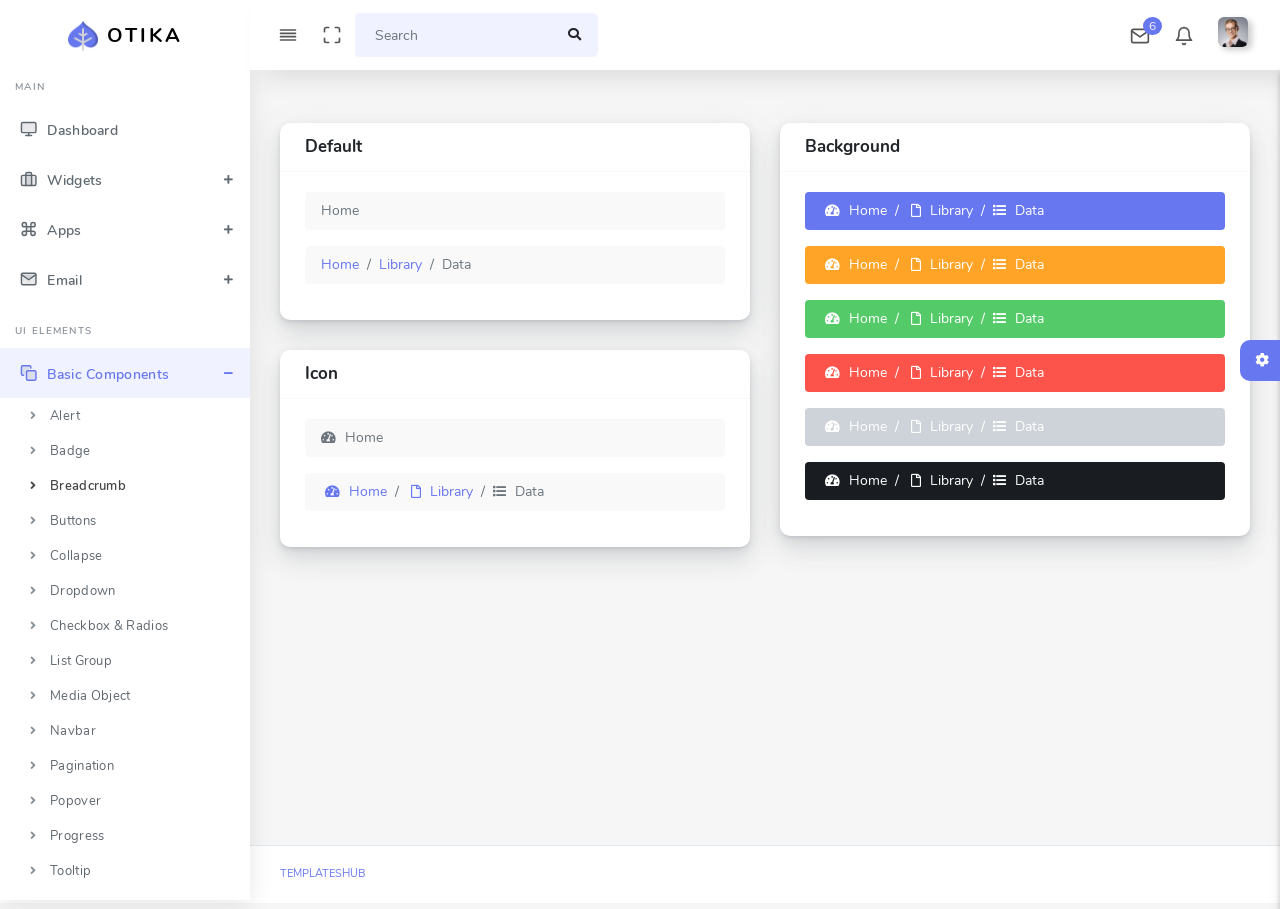
<file: ApiProjeKampi.WebUI/wwwroot/otika-bootstrap-admin-template/breadcrumb.html>
<!DOCTYPE html>
<html lang="en">


<!-- breadcrumb.html  21 Nov 2019 03:51:00 GMT -->
<head>
  <meta charset="UTF-8">
  <meta content="width=device-width, initial-scale=1, maximum-scale=1, shrink-to-fit=no" name="viewport">
  <title>Otika - Admin Dashboard Template</title>
  <!-- General CSS Files -->
  <link rel="stylesheet" href="assets/css/app.min.css">
  <!-- Template CSS -->
  <link rel="stylesheet" href="assets/css/style.css">
  <link rel="stylesheet" href="assets/css/components.css">
  <!-- Custom style CSS -->
  <link rel="stylesheet" href="assets/css/custom.css">
  <link rel='shortcut icon' type='image/x-icon' href='assets/img/favicon.ico' />
</head>

<body>
  <div class="loader"></div>
  <div id="app">
    <div class="main-wrapper main-wrapper-1">
      <div class="navbar-bg"></div>
      <nav class="navbar navbar-expand-lg main-navbar sticky">
        <div class="form-inline mr-auto">
          <ul class="navbar-nav mr-3">
            <li><a href="#" data-toggle="sidebar" class="nav-link nav-link-lg
									collapse-btn"> <i data-feather="align-justify"></i></a></li>
            <li><a href="#" class="nav-link nav-link-lg fullscreen-btn">
                <i data-feather="maximize"></i>
              </a></li>
            <li>
              <form class="form-inline mr-auto">
                <div class="search-element">
                  <input class="form-control" type="search" placeholder="Search" aria-label="Search" data-width="200">
                  <button class="btn" type="submit">
                    <i class="fas fa-search"></i>
                  </button>
                </div>
              </form>
            </li>
          </ul>
        </div>
        <ul class="navbar-nav navbar-right">
          <li class="dropdown dropdown-list-toggle"><a href="#" data-toggle="dropdown"
              class="nav-link nav-link-lg message-toggle"><i data-feather="mail"></i>
              <span class="badge headerBadge1">
                6 </span> </a>
            <div class="dropdown-menu dropdown-list dropdown-menu-right pullDown">
              <div class="dropdown-header">
                Messages
                <div class="float-right">
                  <a href="#">Mark All As Read</a>
                </div>
              </div>
              <div class="dropdown-list-content dropdown-list-message">
                <a href="#" class="dropdown-item"> <span class="dropdown-item-avatar
											text-white"> <img alt="image" src="assets/img/users/user-1.png" class="rounded-circle">
                  </span> <span class="dropdown-item-desc"> <span class="message-user">John
                      Deo</span>
                    <span class="time messege-text">Please check your mail !!</span>
                    <span class="time">2 Min Ago</span>
                  </span>
                </a> <a href="#" class="dropdown-item"> <span class="dropdown-item-avatar text-white">
                    <img alt="image" src="assets/img/users/user-2.png" class="rounded-circle">
                  </span> <span class="dropdown-item-desc"> <span class="message-user">Sarah
                      Smith</span> <span class="time messege-text">Request for leave
                      application</span>
                    <span class="time">5 Min Ago</span>
                  </span>
                </a> <a href="#" class="dropdown-item"> <span class="dropdown-item-avatar text-white">
                    <img alt="image" src="assets/img/users/user-5.png" class="rounded-circle">
                  </span> <span class="dropdown-item-desc"> <span class="message-user">Jacob
                      Ryan</span> <span class="time messege-text">Your payment invoice is
                      generated.</span> <span class="time">12 Min Ago</span>
                  </span>
                </a> <a href="#" class="dropdown-item"> <span class="dropdown-item-avatar text-white">
                    <img alt="image" src="assets/img/users/user-4.png" class="rounded-circle">
                  </span> <span class="dropdown-item-desc"> <span class="message-user">Lina
                      Smith</span> <span class="time messege-text">hii John, I have upload
                      doc
                      related to task.</span> <span class="time">30
                      Min Ago</span>
                  </span>
                </a> <a href="#" class="dropdown-item"> <span class="dropdown-item-avatar text-white">
                    <img alt="image" src="assets/img/users/user-3.png" class="rounded-circle">
                  </span> <span class="dropdown-item-desc"> <span class="message-user">Jalpa
                      Joshi</span> <span class="time messege-text">Please do as specify.
                      Let me
                      know if you have any query.</span> <span class="time">1
                      Days Ago</span>
                  </span>
                </a> <a href="#" class="dropdown-item"> <span class="dropdown-item-avatar text-white">
                    <img alt="image" src="assets/img/users/user-2.png" class="rounded-circle">
                  </span> <span class="dropdown-item-desc"> <span class="message-user">Sarah
                      Smith</span> <span class="time messege-text">Client Requirements</span>
                    <span class="time">2 Days Ago</span>
                  </span>
                </a>
              </div>
              <div class="dropdown-footer text-center">
                <a href="#">View All <i class="fas fa-chevron-right"></i></a>
              </div>
            </div>
          </li>
          <li class="dropdown dropdown-list-toggle"><a href="#" data-toggle="dropdown"
              class="nav-link notification-toggle nav-link-lg"><i data-feather="bell" class="bell"></i>
            </a>
            <div class="dropdown-menu dropdown-list dropdown-menu-right pullDown">
              <div class="dropdown-header">
                Notifications
                <div class="float-right">
                  <a href="#">Mark All As Read</a>
                </div>
              </div>
              <div class="dropdown-list-content dropdown-list-icons">
                <a href="#" class="dropdown-item dropdown-item-unread"> <span
                    class="dropdown-item-icon bg-primary text-white"> <i class="fas
												fa-code"></i>
                  </span> <span class="dropdown-item-desc"> Template update is
                    available now! <span class="time">2 Min
                      Ago</span>
                  </span>
                </a> <a href="#" class="dropdown-item"> <span class="dropdown-item-icon bg-info text-white"> <i class="far
												fa-user"></i>
                  </span> <span class="dropdown-item-desc"> <b>You</b> and <b>Dedik
                      Sugiharto</b> are now friends <span class="time">10 Hours
                      Ago</span>
                  </span>
                </a> <a href="#" class="dropdown-item"> <span class="dropdown-item-icon bg-success text-white"> <i
                      class="fas
												fa-check"></i>
                  </span> <span class="dropdown-item-desc"> <b>Kusnaedi</b> has
                    moved task <b>Fix bug header</b> to <b>Done</b> <span class="time">12
                      Hours
                      Ago</span>
                  </span>
                </a> <a href="#" class="dropdown-item"> <span class="dropdown-item-icon bg-danger text-white"> <i
                      class="fas fa-exclamation-triangle"></i>
                  </span> <span class="dropdown-item-desc"> Low disk space. Let's
                    clean it! <span class="time">17 Hours Ago</span>
                  </span>
                </a> <a href="#" class="dropdown-item"> <span class="dropdown-item-icon bg-info text-white"> <i class="fas
												fa-bell"></i>
                  </span> <span class="dropdown-item-desc"> Welcome to Otika
                    template! <span class="time">Yesterday</span>
                  </span>
                </a>
              </div>
              <div class="dropdown-footer text-center">
                <a href="#">View All <i class="fas fa-chevron-right"></i></a>
              </div>
            </div>
          </li>
          <li class="dropdown"><a href="#" data-toggle="dropdown"
              class="nav-link dropdown-toggle nav-link-lg nav-link-user"> <img alt="image" src="assets/img/user.png"
                class="user-img-radious-style"> <span class="d-sm-none d-lg-inline-block"></span></a>
            <div class="dropdown-menu dropdown-menu-right pullDown">
              <div class="dropdown-title">Hello Sarah Smith</div>
              <a href="profile.html" class="dropdown-item has-icon"> <i class="far
										fa-user"></i> Profile
              </a> <a href="timeline.html" class="dropdown-item has-icon"> <i class="fas fa-bolt"></i>
                Activities
              </a> <a href="#" class="dropdown-item has-icon"> <i class="fas fa-cog"></i>
                Settings
              </a>
              <div class="dropdown-divider"></div>
              <a href="auth-login.html" class="dropdown-item has-icon text-danger"> <i class="fas fa-sign-out-alt"></i>
                Logout
              </a>
            </div>
          </li>
        </ul>
      </nav>
      <div class="main-sidebar sidebar-style-2">
        <aside id="sidebar-wrapper">
          <div class="sidebar-brand">
            <a href="index.html"> <img alt="image" src="assets/img/logo.png" class="header-logo" /> <span
                class="logo-name">Otika</span>
            </a>
          </div>
          <ul class="sidebar-menu">
            <li class="menu-header">Main</li>
            <li class="dropdown">
              <a href="index.html" class="nav-link"><i data-feather="monitor"></i><span>Dashboard</span></a>
            </li>
            <li class="dropdown">
              <a href="#" class="menu-toggle nav-link has-dropdown"><i
                  data-feather="briefcase"></i><span>Widgets</span></a>
              <ul class="dropdown-menu">
                <li><a class="nav-link" href="widget-chart.html">Chart Widgets</a></li>
                <li><a class="nav-link" href="widget-data.html">Data Widgets</a></li>
              </ul>
            </li>
            <li class="dropdown">
              <a href="#" class="menu-toggle nav-link has-dropdown"><i data-feather="command"></i><span>Apps</span></a>
              <ul class="dropdown-menu">
                <li><a class="nav-link" href="chat.html">Chat</a></li>
                <li><a class="nav-link" href="portfolio.html">Portfolio</a></li>
                <li><a class="nav-link" href="blog.html">Blog</a></li>
                <li><a class="nav-link" href="calendar.html">Calendar</a></li>
              </ul>
            </li>
            <li class="dropdown">
              <a href="#" class="menu-toggle nav-link has-dropdown"><i data-feather="mail"></i><span>Email</span></a>
              <ul class="dropdown-menu">
                <li><a class="nav-link" href="email-inbox.html">Inbox</a></li>
                <li><a class="nav-link" href="email-compose.html">Compose</a></li>
                <li><a class="nav-link" href="email-read.html">read</a></li>
              </ul>
            </li>
            <li class="menu-header">UI Elements</li>
            <li class="dropdown active">
              <a href="#" class="menu-toggle nav-link has-dropdown"><i data-feather="copy"></i><span>Basic
                  Components</span></a>
              <ul class="dropdown-menu">
                <li><a class="nav-link" href="alert.html">Alert</a></li>
                <li><a class="nav-link" href="badge.html">Badge</a></li>
                <li class="active"><a class="nav-link" href="breadcrumb.html">Breadcrumb</a></li>
                <li><a class="nav-link" href="buttons.html">Buttons</a></li>
                <li><a class="nav-link" href="collapse.html">Collapse</a></li>
                <li><a class="nav-link" href="dropdown.html">Dropdown</a></li>
                <li><a class="nav-link" href="checkbox-and-radio.html">Checkbox &amp; Radios</a></li>
                <li><a class="nav-link" href="list-group.html">List Group</a></li>
                <li><a class="nav-link" href="media-object.html">Media Object</a></li>
                <li><a class="nav-link" href="navbar.html">Navbar</a></li>
                <li><a class="nav-link" href="pagination.html">Pagination</a></li>
                <li><a class="nav-link" href="popover.html">Popover</a></li>
                <li><a class="nav-link" href="progress.html">Progress</a></li>
                <li><a class="nav-link" href="tooltip.html">Tooltip</a></li>
                <li><a class="nav-link" href="flags.html">Flag</a></li>
                <li><a class="nav-link" href="typography.html">Typography</a></li>
              </ul>
            </li>
            <li class="dropdown">
              <a href="#" class="menu-toggle nav-link has-dropdown"><i
                  data-feather="shopping-bag"></i><span>Advanced</span></a>
              <ul class="dropdown-menu">
                <li><a class="nav-link" href="avatar.html">Avatar</a></li>
                <li><a class="nav-link" href="card.html">Card</a></li>
                <li><a class="nav-link" href="modal.html">Modal</a></li>
                <li><a class="nav-link" href="sweet-alert.html">Sweet Alert</a></li>
                <li><a class="nav-link" href="toastr.html">Toastr</a></li>
                <li><a class="nav-link" href="empty-state.html">Empty State</a></li>
                <li><a class="nav-link" href="multiple-upload.html">Multiple Upload</a></li>
                <li><a class="nav-link" href="pricing.html">Pricing</a></li>
                <li><a class="nav-link" href="tabs.html">Tab</a></li>
              </ul>
            </li>
            <li><a class="nav-link" href="blank.html"><i data-feather="file"></i><span>Blank Page</span></a></li>
            <li class="menu-header">Otika</li>
            <li class="dropdown">
              <a href="#" class="menu-toggle nav-link has-dropdown"><i data-feather="layout"></i><span>Forms</span></a>
              <ul class="dropdown-menu">
                <li><a class="nav-link" href="basic-form.html">Basic Form</a></li>
                <li><a class="nav-link" href="forms-advanced-form.html">Advanced Form</a></li>
                <li><a class="nav-link" href="forms-editor.html">Editor</a></li>
                <li><a class="nav-link" href="forms-validation.html">Validation</a></li>
                <li><a class="nav-link" href="form-wizard.html">Form Wizard</a></li>
              </ul>
            </li>
            <li class="dropdown">
              <a href="#" class="menu-toggle nav-link has-dropdown"><i data-feather="grid"></i><span>Tables</span></a>
              <ul class="dropdown-menu">
                <li><a class="nav-link" href="basic-table.html">Basic Tables</a></li>
                <li><a class="nav-link" href="advance-table.html">Advanced Table</a></li>
                <li><a class="nav-link" href="datatables.html">Datatable</a></li>
                <li><a class="nav-link" href="export-table.html">Export Table</a></li>
                <li><a class="nav-link" href="editable-table.html">Editable Table</a></li>
              </ul>
            </li>
            <li class="dropdown">
              <a href="#" class="menu-toggle nav-link has-dropdown"><i
                  data-feather="pie-chart"></i><span>Charts</span></a>
              <ul class="dropdown-menu">
                <li><a class="nav-link" href="chart-amchart.html">amChart</a></li>
                <li><a class="nav-link" href="chart-apexchart.html">apexchart</a></li>
                <li><a class="nav-link" href="chart-echart.html">eChart</a></li>
                <li><a class="nav-link" href="chart-chartjs.html">Chartjs</a></li>
                <li><a class="nav-link" href="chart-sparkline.html">Sparkline</a></li>
                <li><a class="nav-link" href="chart-morris.html">Morris</a></li>
              </ul>
            </li>
            <li class="dropdown">
              <a href="#" class="menu-toggle nav-link has-dropdown"><i data-feather="feather"></i><span>Icons</span></a>
              <ul class="dropdown-menu">
                <li><a class="nav-link" href="icon-font-awesome.html">Font Awesome</a></li>
                <li><a class="nav-link" href="icon-material.html">Material Design</a></li>
                <li><a class="nav-link" href="icon-ionicons.html">Ion Icons</a></li>
                <li><a class="nav-link" href="icon-feather.html">Feather Icons</a></li>
                <li><a class="nav-link" href="icon-weather-icon.html">Weather Icon</a></li>
              </ul>
            </li>
            <li class="menu-header">Media</li>
            <li class="dropdown">
              <a href="#" class="menu-toggle nav-link has-dropdown"><i data-feather="image"></i><span>Gallery</span></a>
              <ul class="dropdown-menu">
                <li><a class="nav-link" href="light-gallery.html">Light Gallery</a></li>
                <li><a href="gallery1.html">Gallery 2</a></li>
              </ul>
            </li>
            <li class="dropdown">
              <a href="#" class="menu-toggle nav-link has-dropdown"><i data-feather="flag"></i><span>Sliders</span></a>
              <ul class="dropdown-menu">
                <li><a href="carousel.html">Bootstrap Carousel.html</a></li>
                <li><a class="nav-link" href="owl-carousel.html">Owl Carousel</a></li>
              </ul>
            </li>
            <li><a class="nav-link" href="timeline.html"><i data-feather="sliders"></i><span>Timeline</span></a></li>
            <li class="menu-header">Maps</li>
            <li class="dropdown">
              <a href="#" class="menu-toggle nav-link has-dropdown"><i data-feather="map"></i><span>Google
                  Maps</span></a>
              <ul class="dropdown-menu">
                <li><a href="gmaps-advanced-route.html">Advanced Route</a></li>
                <li><a href="gmaps-draggable-marker.html">Draggable Marker</a></li>
                <li><a href="gmaps-geocoding.html">Geocoding</a></li>
                <li><a href="gmaps-geolocation.html">Geolocation</a></li>
                <li><a href="gmaps-marker.html">Marker</a></li>
                <li><a href="gmaps-multiple-marker.html">Multiple Marker</a></li>
                <li><a href="gmaps-route.html">Route</a></li>
                <li><a href="gmaps-simple.html">Simple</a></li>
              </ul>
            </li>
            <li><a class="nav-link" href="vector-map.html"><i data-feather="map-pin"></i><span>Vector
                  Map</span></a></li>
            <li class="menu-header">Pages</li>
            <li class="dropdown">
              <a href="#" class="menu-toggle nav-link has-dropdown"><i
                  data-feather="user-check"></i><span>Auth</span></a>
              <ul class="dropdown-menu">
                <li><a href="auth-login.html">Login</a></li>
                <li><a href="auth-register.html">Register</a></li>
                <li><a href="auth-forgot-password.html">Forgot Password</a></li>
                <li><a href="auth-reset-password.html">Reset Password</a></li>
                <li><a href="subscribe.html">Subscribe</a></li>
              </ul>
            </li>
            <li class="dropdown">
              <a href="#" class="menu-toggle nav-link has-dropdown"><i
                  data-feather="alert-triangle"></i><span>Errors</span></a>
              <ul class="dropdown-menu">
                <li><a class="nav-link" href="errors-503.html">503</a></li>
                <li><a class="nav-link" href="errors-403.html">403</a></li>
                <li><a class="nav-link" href="errors-404.html">404</a></li>
                <li><a class="nav-link" href="errors-500.html">500</a></li>
              </ul>
            </li>
            <li class="dropdown">
              <a href="#" class="menu-toggle nav-link has-dropdown"><i data-feather="anchor"></i><span>Other
                  Pages</span></a>
              <ul class="dropdown-menu">
                <li><a class="nav-link" href="create-post.html">Create Post</a></li>
                <li><a class="nav-link" href="posts.html">Posts</a></li>
                <li><a class="nav-link" href="profile.html">Profile</a></li>
                <li><a class="nav-link" href="contact.html">Contact</a></li>
                <li><a class="nav-link" href="invoice.html">Invoice</a></li>
              </ul>
            </li>
            <li class="dropdown">
              <a href="#" class="menu-toggle nav-link has-dropdown"><i
                  data-feather="chevrons-down"></i><span>Multilevel</span></a>
              <ul class="dropdown-menu">
                <li><a href="#">Menu 1</a></li>
                <li class="dropdown">
                  <a href="#" class="has-dropdown">Menu 2</a>
                  <ul class="dropdown-menu">
                    <li><a href="#">Child Menu 1</a></li>
                    <li class="dropdown">
                      <a href="#" class="has-dropdown">Child Menu 2</a>
                      <ul class="dropdown-menu">
                        <li><a href="#">Child Menu 1</a></li>
                        <li><a href="#">Child Menu 2</a></li>
                      </ul>
                    </li>
                    <li><a href="#"> Child Menu 3</a></li>
                  </ul>
                </li>
              </ul>
            </li>
          </ul>
        </aside>
      </div>
      <!-- Main Content -->
      <div class="main-content">
        <section class="section">
          <div class="section-body">
            <div class="row">
              <div class="col-12 col-md-6 col-lg-6">
                <div class="card">
                  <div class="card-header">
                    <h4>Default</h4>
                  </div>
                  <div class="card-body">
                    <nav aria-label="breadcrumb">
                      <ol class="breadcrumb">
                        <li class="breadcrumb-item active" aria-current="page">Home</li>
                      </ol>
                    </nav>
                    <nav aria-label="breadcrumb">
                      <ol class="breadcrumb">
                        <li class="breadcrumb-item"><a href="#">Home</a></li>
                        <li class="breadcrumb-item"><a href="#">Library</a></li>
                        <li class="breadcrumb-item active" aria-current="page">Data</li>
                      </ol>
                    </nav>
                  </div>
                </div>
                <div class="card">
                  <div class="card-header">
                    <h4>Icon</h4>
                  </div>
                  <div class="card-body">
                    <nav aria-label="breadcrumb">
                      <ol class="breadcrumb">
                        <li class="breadcrumb-item active"><i class="fas fa-tachometer-alt"></i> Home</li>
                      </ol>
                    </nav>
                    <nav aria-label="breadcrumb">
                      <ol class="breadcrumb">
                        <li class="breadcrumb-item"><a href="#"><i class="fas fa-tachometer-alt"></i> Home</a></li>
                        <li class="breadcrumb-item"><a href="#"><i class="far fa-file"></i> Library</a></li>
                        <li class="breadcrumb-item active" aria-current="page"><i class="fas fa-list"></i> Data</li>
                      </ol>
                    </nav>
                  </div>
                </div>
              </div>
              <div class="col-12 col-md-6 col-lg-6">
                <div class="card">
                  <div class="card-header">
                    <h4>Background</h4>
                  </div>
                  <div class="card-body">
                    <nav aria-label="breadcrumb">
                      <ol class="breadcrumb bg-primary text-white-all">
                        <li class="breadcrumb-item"><a href="#"><i class="fas fa-tachometer-alt"></i> Home</a></li>
                        <li class="breadcrumb-item"><a href="#"><i class="far fa-file"></i> Library</a></li>
                        <li class="breadcrumb-item active" aria-current="page"><i class="fas fa-list"></i> Data</li>
                      </ol>
                    </nav>
                    <nav aria-label="breadcrumb">
                      <ol class="breadcrumb bg-warning text-white-all">
                        <li class="breadcrumb-item"><a href="#"><i class="fas fa-tachometer-alt"></i> Home</a></li>
                        <li class="breadcrumb-item"><a href="#"><i class="far fa-file"></i> Library</a></li>
                        <li class="breadcrumb-item active" aria-current="page"><i class="fas fa-list"></i> Data</li>
                      </ol>
                    </nav>
                    <nav aria-label="breadcrumb">
                      <ol class="breadcrumb bg-success text-white-all">
                        <li class="breadcrumb-item"><a href="#"><i class="fas fa-tachometer-alt"></i> Home</a></li>
                        <li class="breadcrumb-item"><a href="#"><i class="far fa-file"></i> Library</a></li>
                        <li class="breadcrumb-item active" aria-current="page"><i class="fas fa-list"></i> Data</li>
                      </ol>
                    </nav>
                    <nav aria-label="breadcrumb">
                      <ol class="breadcrumb bg-danger text-white-all">
                        <li class="breadcrumb-item"><a href="#"><i class="fas fa-tachometer-alt"></i> Home</a></li>
                        <li class="breadcrumb-item"><a href="#"><i class="far fa-file"></i> Library</a></li>
                        <li class="breadcrumb-item active" aria-current="page"><i class="fas fa-list"></i> Data</li>
                      </ol>
                    </nav>
                    <nav aria-label="breadcrumb">
                      <ol class="breadcrumb bg-secondary text-white-all">
                        <li class="breadcrumb-item"><a href="#"><i class="fas fa-tachometer-alt"></i> Home</a></li>
                        <li class="breadcrumb-item"><a href="#"><i class="far fa-file"></i> Library</a></li>
                        <li class="breadcrumb-item active" aria-current="page"><i class="fas fa-list"></i> Data</li>
                      </ol>
                    </nav>
                    <nav aria-label="breadcrumb">
                      <ol class="breadcrumb bg-dark text-white-all">
                        <li class="breadcrumb-item"><a href="#"><i class="fas fa-tachometer-alt"></i> Home</a></li>
                        <li class="breadcrumb-item"><a href="#"><i class="far fa-file"></i> Library</a></li>
                        <li class="breadcrumb-item active" aria-current="page"><i class="fas fa-list"></i> Data</li>
                      </ol>
                    </nav>
                  </div>
                </div>
              </div>
            </div>
          </div>
        </section>
        <div class="settingSidebar">
          <a href="javascript:void(0)" class="settingPanelToggle"> <i class="fa fa-spin fa-cog"></i>
          </a>
          <div class="settingSidebar-body ps-container ps-theme-default">
            <div class=" fade show active">
              <div class="setting-panel-header">Setting Panel
              </div>
              <div class="p-15 border-bottom">
                <h6 class="font-medium m-b-10">Select Layout</h6>
                <div class="selectgroup layout-color w-50">
                  <label class="selectgroup-item">
                    <input type="radio" name="value" value="1" class="selectgroup-input-radio select-layout" checked>
                    <span class="selectgroup-button">Light</span>
                  </label>
                  <label class="selectgroup-item">
                    <input type="radio" name="value" value="2" class="selectgroup-input-radio select-layout">
                    <span class="selectgroup-button">Dark</span>
                  </label>
                </div>
              </div>
              <div class="p-15 border-bottom">
                <h6 class="font-medium m-b-10">Sidebar Color</h6>
                <div class="selectgroup selectgroup-pills sidebar-color">
                  <label class="selectgroup-item">
                    <input type="radio" name="icon-input" value="1" class="selectgroup-input select-sidebar">
                    <span class="selectgroup-button selectgroup-button-icon" data-toggle="tooltip"
                      data-original-title="Light Sidebar"><i class="fas fa-sun"></i></span>
                  </label>
                  <label class="selectgroup-item">
                    <input type="radio" name="icon-input" value="2" class="selectgroup-input select-sidebar" checked>
                    <span class="selectgroup-button selectgroup-button-icon" data-toggle="tooltip"
                      data-original-title="Dark Sidebar"><i class="fas fa-moon"></i></span>
                  </label>
                </div>
              </div>
              <div class="p-15 border-bottom">
                <h6 class="font-medium m-b-10">Color Theme</h6>
                <div class="theme-setting-options">
                  <ul class="choose-theme list-unstyled mb-0">
                    <li title="white" class="active">
                      <div class="white"></div>
                    </li>
                    <li title="cyan">
                      <div class="cyan"></div>
                    </li>
                    <li title="black">
                      <div class="black"></div>
                    </li>
                    <li title="purple">
                      <div class="purple"></div>
                    </li>
                    <li title="orange">
                      <div class="orange"></div>
                    </li>
                    <li title="green">
                      <div class="green"></div>
                    </li>
                    <li title="red">
                      <div class="red"></div>
                    </li>
                  </ul>
                </div>
              </div>
              <div class="p-15 border-bottom">
                <div class="theme-setting-options">
                  <label class="m-b-0">
                    <input type="checkbox" name="custom-switch-checkbox" class="custom-switch-input"
                      id="mini_sidebar_setting">
                    <span class="custom-switch-indicator"></span>
                    <span class="control-label p-l-10">Mini Sidebar</span>
                  </label>
                </div>
              </div>
              <div class="p-15 border-bottom">
                <div class="theme-setting-options">
                  <label class="m-b-0">
                    <input type="checkbox" name="custom-switch-checkbox" class="custom-switch-input"
                      id="sticky_header_setting">
                    <span class="custom-switch-indicator"></span>
                    <span class="control-label p-l-10">Sticky Header</span>
                  </label>
                </div>
              </div>
              <div class="mt-4 mb-4 p-3 align-center rt-sidebar-last-ele">
                <a href="#" class="btn btn-icon icon-left btn-primary btn-restore-theme">
                  <i class="fas fa-undo"></i> Restore Default
                </a>
              </div>
            </div>
          </div>
        </div>
      </div>
      <footer class="main-footer">
        <div class="footer-left">
          <a href="templateshub.net">Templateshub</a></a>
        </div>
        <div class="footer-right">
        </div>
      </footer>
    </div>
  </div>
  <!-- General JS Scripts -->
  <script src="assets/js/app.min.js"></script>
  <!-- JS Libraies -->
  <!-- Page Specific JS File -->
  <!-- Template JS File -->
  <script src="assets/js/scripts.js"></script>
  <!-- Custom JS File -->
  <script src="assets/js/custom.js"></script>
</body>


<!-- breadcrumb.html  21 Nov 2019 03:51:00 GMT -->
</html>
</file>
